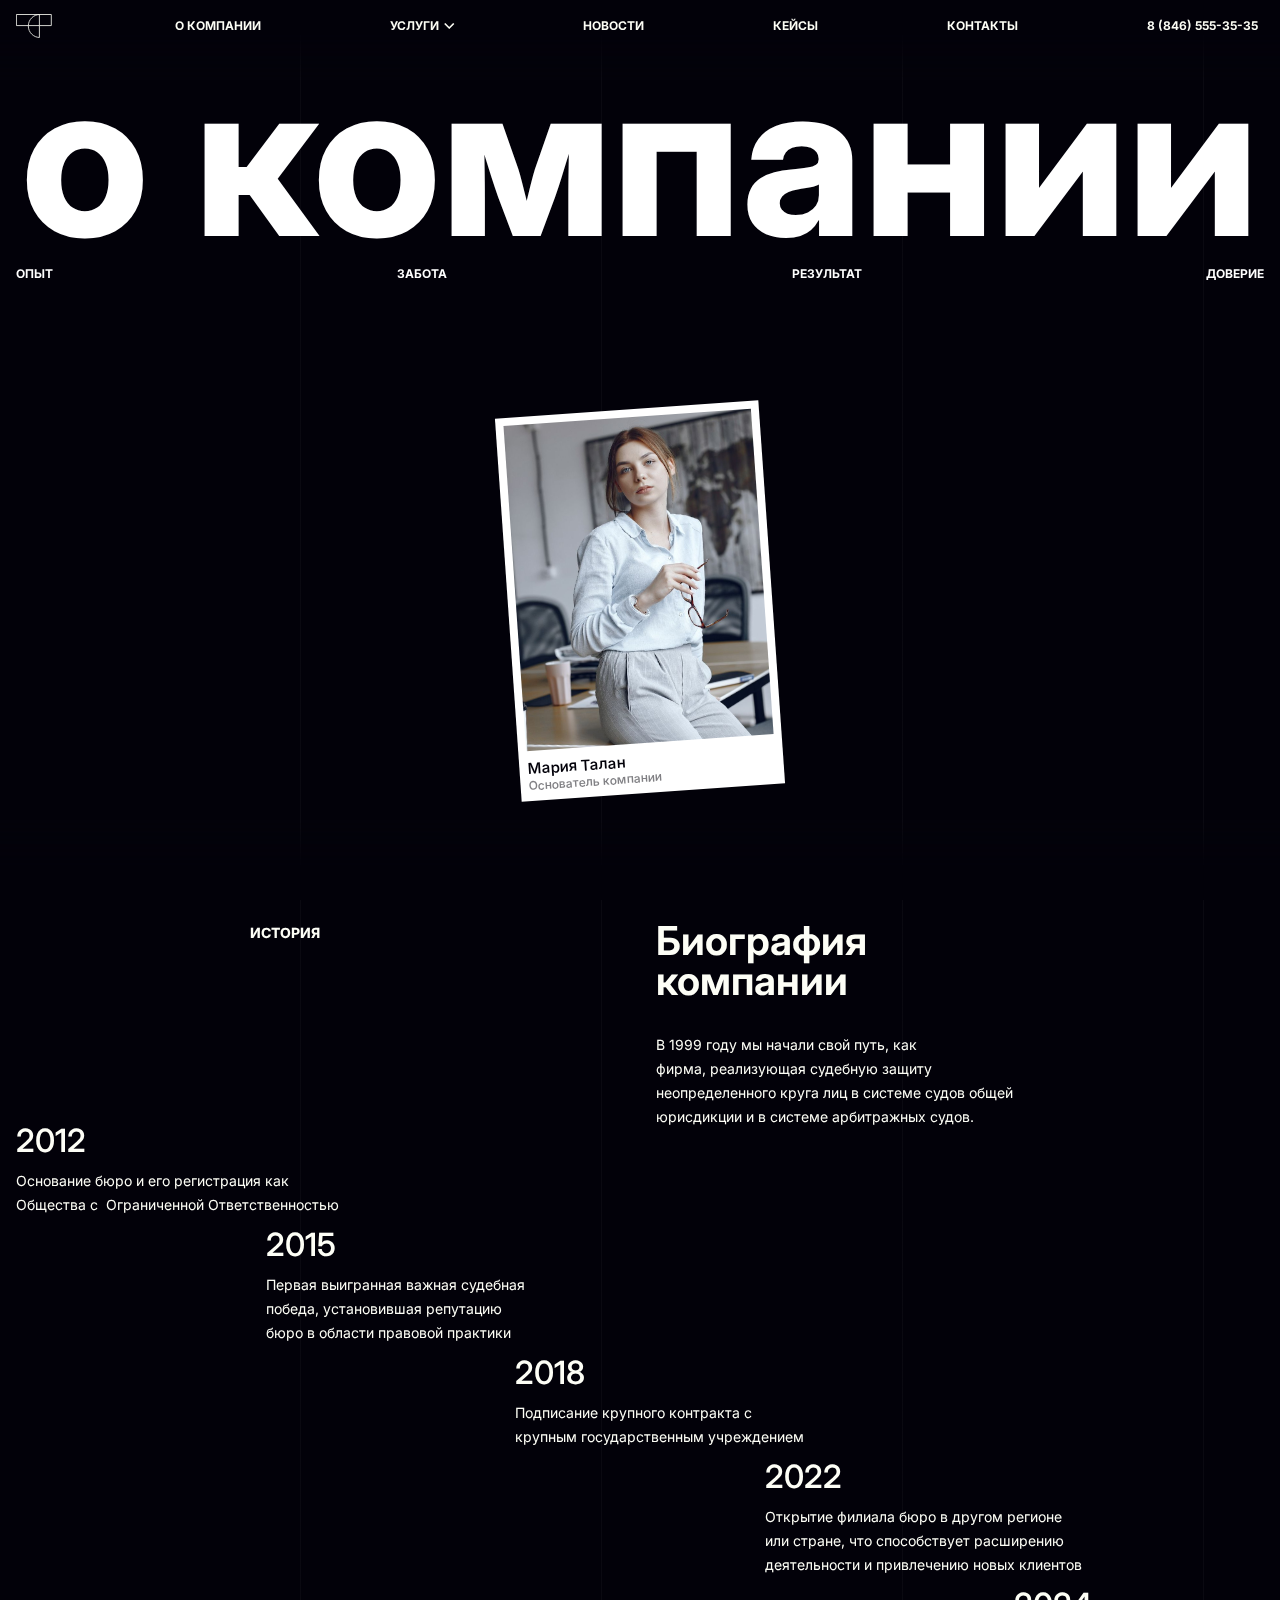
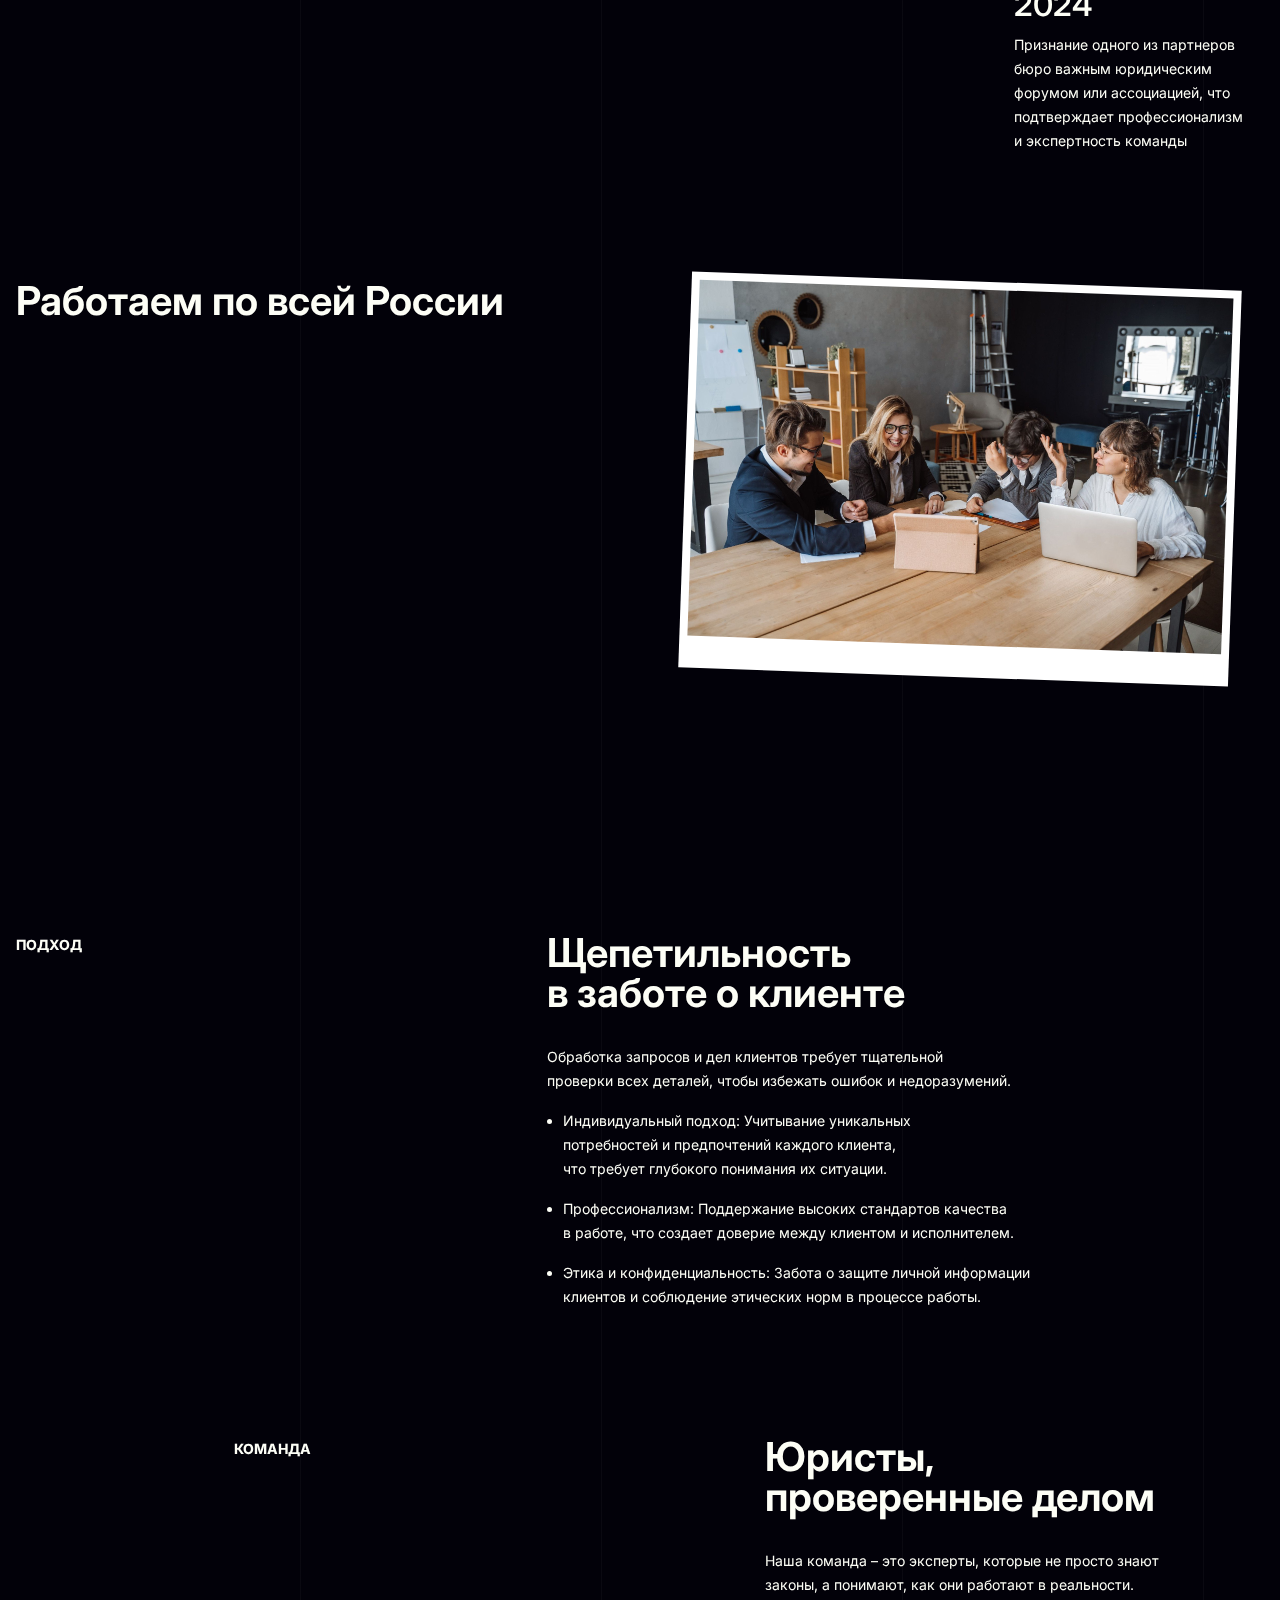
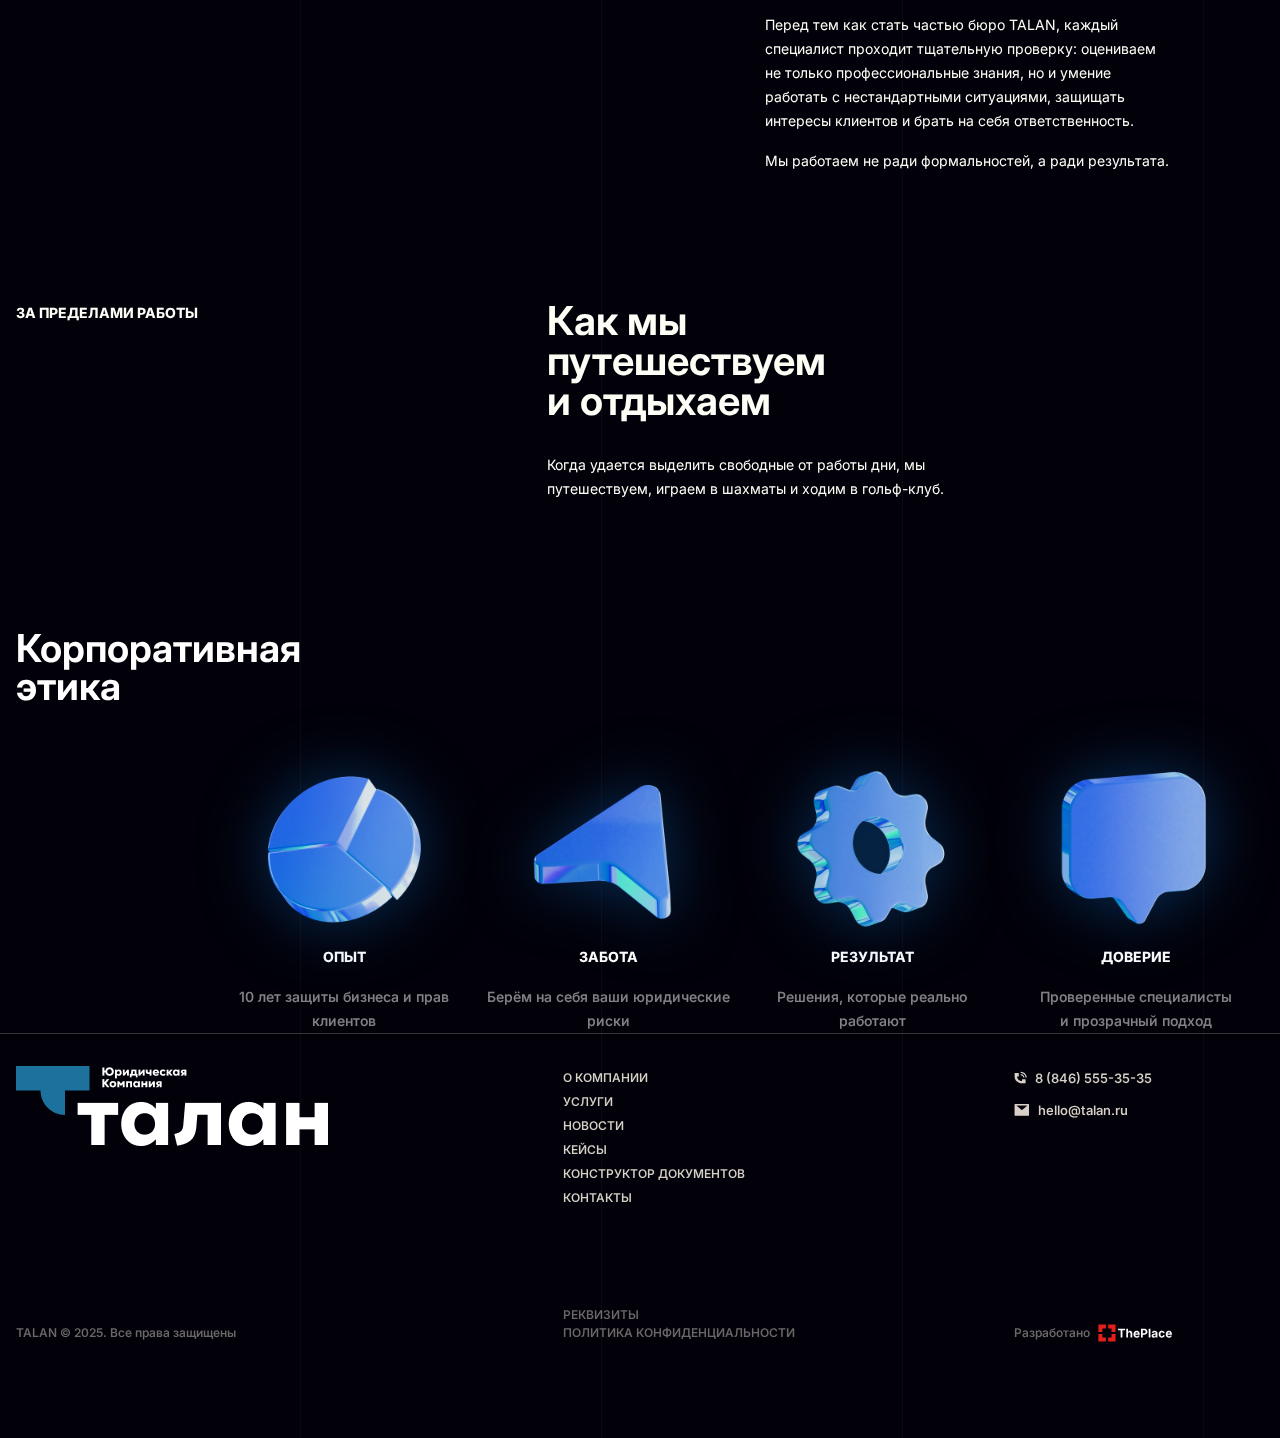
<file: pages/about.html>
<!DOCTYPE html>
<html lang="ru">
	<head>
		<meta charset="UTF-8" />
		<meta name="viewport" content="width=device-width, initial-scale=1.0" />
		<title>Талан - Юридическая компания</title>
		<link rel="stylesheet" href="../styles/css/about-page.css" />
		<link rel="stylesheet" href="../media/icon-font/style.css" />
	</head>
	<body>
		<header class="header">
			<div class="header__container">
				<a class="header__logo-wrapper" href="../index.html">
					<svg class="header__logo" width="0" height="0" viewBox="0 0 65 43" fill="none" xmlns="http://www.w3.org/2000/svg">
						<g style="mix-blend-mode: difference">
							<path d="M63.75 0.75V20.75H42.25V42.2344C39.7811 42.1451 37.3457 41.6178 35.0596 40.6709C32.5421 39.6281 30.254 38.0997 28.3271 36.1729C26.5208 34.3665 25.0645 32.2429 24.0303 29.9102L23.8291 29.4404C22.7864 26.923 22.25 24.2248 22.25 21.5V20.75H0.75V0.75H63.75Z" stroke="white" stroke-width="1.5" />
							<path d="M42.25 20.75L22.2656 20.75C22.3549 18.2811 22.8822 15.8457 23.8291 13.5596C24.8719 11.0421 26.4003 8.75396 28.3271 6.82715C30.1335 5.02075 32.2571 3.56447 34.5898 2.53027L35.0596 2.3291C37.3457 1.38219 39.7811 0.853944 42.25 0.764648L42.25 20.75Z" stroke="white" stroke-width="1.5" />
						</g>
					</svg>
				</a>
				<ul class="header__nav" role="navigation">
					<li class="header__nav-item" data-hover-text="О компании"><a href="about.html">о Компании</a></li>
					<li class="header__nav-item header__nav-item--menu" data-dropdown-open data-hover-text="Услуги"><button>Услуги</button><i class="header__nav-item--icon icon-check-mark"></i></li>
					<li class="header__nav-item" data-hover-text="Новости"><a href="./pages/">Новости</a></li>
					<li class="header__nav-item" data-hover-text="Кейсы"><a href="./pages/">Кейсы</a></li>
					<li class="header__nav-item" data-hover-text="Контакты"><a href="./pages/">Контакты</a></li>
				</ul>
				<button class="header__tel" data-form-open data-hover-text="Заказать звонок">8 (846) 555-35-35</button>
				<div class="header__burger" data-touch-open role="button">
					<span></span>
				</div>
			</div>
		</header>
		<div id="dropdown" class="dropdown" role="dialog" aria-modal="true">
			<div class="dropdown__container">
				<div class="dropdown__closeBtn icon-cross" tabindex="0" role="button"></div>
				<ul class="dropdown__switcher switcher">
					<li class="dropdown__switcher-item switcher__item active" data-type="juridical" tabindex="0" role="button">Юридические лица</li>
					<li class="dropdown__switcher-item switcher__item" data-type="physical" tabindex="0" role="button">Физические лица</li>
					<li class="dropdown__switcher-indicator switcher__indicator"></li>
				</ul>
				<div class="dropdown__body">
					<ul class="dropdown__list" data-type="juridical">
						<li class="dropdown__item">
							<a href="./pages/service.html">Административное право</a>
							<picture class="dropdown__image-wrapper">
								<img class="dropdown__image" src="../media/content/img/services/service4.jpg" alt="#" />
							</picture>
						</li>
						<li class="dropdown__item">
							<a href="./pages/service.html">Антимонопольное право</a>
							<picture class="dropdown__image-wrapper">
								<img class="dropdown__image" src="../media/content/img/services/service4.jpg" alt="#" />
							</picture>
						</li>
						<li class="dropdown__item">
							<a href="./pages/service.html">Корпоративное право</a>
							<picture class="dropdown__image-wrapper">
								<img class="dropdown__image" src="../media/content/img/services/service4.jpg" alt="#" />
							</picture>
						</li>
						<li class="dropdown__item">
							<a href="./pages/service.html">Международные споры</a>
							<picture class="dropdown__image-wrapper">
								<img class="dropdown__image" src="../media/content/img/services/service4.jpg" alt="#" />
							</picture>
						</li>
						<li class="dropdown__item">
							<a href="./pages/service.html">Налоговое право</a>
							<picture class="dropdown__image-wrapper">
								<img class="dropdown__image" src="../media/content/img/services/service4.jpg" alt="#" />
							</picture>
						</li>
						<li class="dropdown__item">
							<a href="./pages/service.html">Семейные споры</a>
							<picture class="dropdown__image-wrapper">
								<img class="dropdown__image" src="../media/content/img/services/service4.jpg" alt="#" />
							</picture>
						</li>
						<li class="dropdown__item">
							<a href="./pages/service.html">Трудовое право</a>
							<picture class="dropdown__image-wrapper">
								<img class="dropdown__image" src="../media/content/img/services/service4.jpg" alt="#" />
							</picture>
						</li>
						<li class="dropdown__item">
							<a href="./pages/service.html">Финансы</a>
							<picture class="dropdown__image-wrapper">
								<img class="dropdown__image" src="../media/content/img/services/service4.jpg" alt="#" />
							</picture>
						</li>
					</ul>
					<ul class="dropdown__list" data-type="physical">
						<li class="dropdown__item">
							<a href="./pages/service.html">Конституционное право</a>
							<picture class="dropdown__image-wrapper">
								<img class="dropdown__image" src="../media/content/img/services/service4.jpg" alt="#" />
							</picture>
						</li>
						<li class="dropdown__item">
							<a href="./pages/service.html">Гражданское право</a>
							<picture class="dropdown__image-wrapper">
								<img class="dropdown__image" src="../media/content/img/services/service4.jpg" alt="#" />
							</picture>
						</li>
						<li class="dropdown__item">
							<a href="./pages/service.html">Корпоративное право</a>
							<picture class="dropdown__image-wrapper">
								<img class="dropdown__image" src="../media/content/img/services/service4.jpg" alt="#" />
							</picture>
						</li>
						<li class="dropdown__item">
							<a href="./pages/service.html">Международные споры</a>
							<picture class="dropdown__image-wrapper">
								<img class="dropdown__image" src="../media/content/img/services/service4.jpg" alt="#" />
							</picture>
						</li>
						<li class="dropdown__item">
							<a href="./pages/service.html">Налоговое право</a>
							<picture class="dropdown__image-wrapper">
								<img class="dropdown__image" src="../media/content/img/services/service4.jpg" alt="#" />
							</picture>
						</li>
						<li class="dropdown__item">
							<a href="./pages/service.html">Семейные споры</a>
							<picture class="dropdown__image-wrapper">
								<img class="dropdown__image" src="../media/content/img/services/service4.jpg" alt="#" />
							</picture>
						</li>
						<li class="dropdown__item">
							<a href="./pages/service.html">Трудовое право</a>
							<picture class="dropdown__image-wrapper">
								<img class="dropdown__image" src="../media/content/img/services/service4.jpg" alt="#" />
							</picture>
						</li>
						<li class="dropdown__item">
							<a href="./pages/service.html">Финансы</a>
							<picture class="dropdown__image-wrapper">
								<img class="dropdown__image" src="../media/content/img/services/service4.jpg" alt="#" />
							</picture>
						</li>
					</ul>
				</div>
			</div>
		</div>
		<dialog id="modal-form" class="modal-form">
			<div class="modal-form__container">
				<div class="modal-form__closeBtn icon-cross" tabindex="0" role="button"></div>
				<from class="modal-form__form">
					<div class="modal-form__title" role="heading">Расскажите нам о&nbsp;своей проблеме</div>
					<div class="modal-form__inputbox">
						<input class="modal-form__input" type="text" placeholder="Ваше имя" />
						<input class="modal-form__input" type="tel" required data-type="input-tel" placeholder="Номер телефона" />
						<div class="modal-form__select select" tabindex="0" role="combobox">
							<input id="input-service" class="modal-form__input modal-form__select-input select__input" type="text" placeholder="Услуга (опционально)" tabindex="-1" readonly />
							<i class="modal-form__select-icon select__icon icon-check-mark"></i>
							<ul class="modal-form__select-dropdown select__dropdown" role="listbox">
								<li class="modal-form__select-item select__item" role="option" tabindex="0">Административное право</li>
								<li class="modal-form__select-item select__item" role="option" tabindex="0">Антимонопольное право</li>
								<li class="modal-form__select-item select__item" role="option" tabindex="0">Интеллектуальная собственность</li>
								<li class="modal-form__select-item select__item" role="option" tabindex="0">Корпоративное право</li>
								<li class="modal-form__select-item select__item" role="option" tabindex="0">Международные споры</li>
								<li class="modal-form__select-item select__item" role="option" tabindex="0">Налоговое право</li>
								<li class="modal-form__select-item select__item" role="option" tabindex="0">Семейные споры</li>
								<li class="modal-form__select-item select__item" role="option" tabindex="0">Трудовое право</li>
								<li class="modal-form__select-item select__item" role="option" tabindex="0">Финансы</li>
								<li class="modal-form__select-item select__item" role="option" tabindex="0">Другое...</li>
							</ul>
						</div>
						<textarea class="modal-form__input modal-form__input--custom" placeholder="Опишите задачу (не обязательно)"></textarea>
					</div>
					<div>
						<p class="modal-form__footnote">Отправляя запрос, вы соглашаетесь с <a class="modal-form__footnote-link" href="./pages/">политикой конфиденциальности</a></p>
						<button class="modal-form__button" type="submit">Отправить запрос<i class="modal-form__button--icon icon-arrow"></i></button>
					</div>
				</from>
			</div>
		</dialog>
		<dialog id="touch-menu" class="touch-menu">
			<div class="touch-menu__container">
				<div class="touch-menu__closeBtn icon-cross" tabindex="0" role="button"></div>
				<ul class="touch-menu__list">
					<li class="touch-menu__item"><a href="about.html">о Компании</a></li>
					<li class="touch-menu__item"><button data-dropdown-open>Услуги</button><i class="touch-menu__item--icon icon-check-mark"></i></li>
					<li class="touch-menu__item"><a href="./pages/">Новости</a></li>
					<li class="touch-menu__item"><a href="./pages/">Кейсы</a></li>
					<li class="touch-menu__item"><a href="./pages/">Контакты</a></li>
					<li class="touch-menu__item"><button data-form-open>Заказать звонок</button></li>
				</ul>
			</div>
		</dialog>
		<main>
			<section class="biography">
				<div class="biography__container">
					<div class="biography__titlebox">
						<h1 class="biography__title">О компании</h1>
						<ul class="biography__tagsbox">
							<li class="biography__tag">Опыт</li>
							<li class="biography__tag">забота</li>
							<li class="biography__tag">результат</li>
							<li class="biography__tag">Доверие</li>
						</ul>
					</div>
					<div class="biography__photobox">
						<div class="biography__image-wrapper--interaction biography__image-wrapper--interaction-layer-back">
							<picture>
								<img class="biography__image--interaction" src="../media/content/img/staff/team1.jpg" alt="#" />
							</picture>
							<div class="biography__image-wrapper--interaction-title">Команда «ТАЛАН»</div>
						</div>
						<div class="biography__image-wrapper--interaction biography__image-wrapper--interaction-layer-front">
							<picture>
								<img class="biography__image--interaction" src="../media/content/img/staff/director.jpg" alt="#" />
							</picture>
							<div class="biography__image-wrapper--interaction-title">Мария Талан</div>
							<div class="biography__image-wrapper--interaction-desc">Основатель компании</div>
						</div>
					</div>
					<div class="biography__item--first-of-type">
						<div class="biography__item-tag">История</div>
						<ul class="biography__item-body">
							<li class="biography__item-text--title">Биография компании</li>
							<li class="biography__item-text">В 1999 году мы начали свой путь, как фирма, реализующая судебную защиту неопределенного круга лиц в системе судов общей юрисдикции и&nbsp;в&nbsp;системе арбитражных судов.</li>
						</ul>
					</div>
					<ul class="biography__timeline">
						<li class="biography__timeline-item">
							<div class="biography__timeline-item--number">2012</div>
							Основание бюро и его регистрация как Общества с&nbsp; Ограниченной Ответственностью
						</li>
						<li class="biography__timeline-item">
							<div class="biography__timeline-item--number">2015</div>
							Первая выигранная важная судебная победа, установившая репутацию бюро в области правовой практики
						</li>
						<li class="biography__timeline-item">
							<div class="biography__timeline-item--number">2018</div>
							Подписание крупного контракта с крупным государственным учреждением
						</li>
						<li class="biography__timeline-item">
							<div class="biography__timeline-item--number">2022</div>
							Открытие филиала бюро в другом регионе или стране, что способствует расширению деятельности и привлечению новых клиентов
						</li>
						<li class="biography__timeline-item">
							<div class="biography__timeline-item--number">2024</div>
							Признание одного из партнеров бюро важным юридическим форумом или ассоциацией, что подтверждает профессионализм и экспертность команды
						</li>
					</ul>
					<div class="biography__team">
						<div class="biography__team-titlebox">
							<h2 class="biography__team-title">Работаем по всей России</h2>
						</div>
                        <div class="biography__team-imagebox">
                            <picture class="biography__team-image-wrapper">
                                <img class="biography__team-image" src="../media/content/img/staff/team2.jpg" alt="#">
                            </picture>
                        </div>
					</div>
					<div class="biography__item">
						<div class="biography__item-tag">Подход</div>
						<ul class="biography__item-body">
							<li class="biography__item-text--title">Щепетильность в&nbsp;заботе о клиенте</li>
							<li class="biography__item-text">Обработка запросов и дел клиентов требует тщательной проверки всех деталей, чтобы избежать ошибок и недоразумений.</li>
							<li class="biography__item-text biography__item-text--marked">Индивидуальный подход: Учитывание уникальных потребностей и предпочтений каждого клиента, что требует глубокого понимания их ситуации.</li>
							<li class="biography__item-text biography__item-text--marked">Профессионализм: Поддержание высоких стандартов качества в работе, что создает доверие между клиентом и исполнителем.</li>
							<li class="biography__item-text biography__item-text--marked">Этика и конфиденциальность: Забота о защите личной информации клиентов и соблюдение этических норм в процессе работы.</li>
						</ul>
					</div>
					<div class="biography__item">
						<div class="biography__item-tag">Команда</div>
						<ul class="biography__item-body">
							<li class="biography__item-text--title">Юристы, проверенные делом</li>
							<li class="biography__item-text">Наша команда – это эксперты, которые не просто знают законы, а понимают, как они работают в&nbsp;реальности.</li>
							<li class="biography__item-text">Перед тем как стать частью бюро TALAN, каждый специалист проходит тщательную проверку: оцениваем не только профессиональные знания, но и умение работать с нестандартными ситуациями, защищать интересы клиентов и брать на себя ответственность.</li>
							<li class="biography__item-text">Мы работаем не ради формальностей, а ради результата.</li>
						</ul>
					</div>
					<div class="biography__item">
						<div class="biography__item-tag">за пределами работы</div>
						<ul class="biography__item-body">
							<li class="biography__item-text--title">Как мы путешествуем и&nbsp;отдыхаем</li>
							<li class="biography__item-text">Когда удается выделить свободные от работы дни, мы путешествуем, играем в шахматы и ходим в&nbsp;гольф-клуб.</li>
						</ul>
					</div>
				</div>
			</section>
            <section class="values">
                <div class="values__container">
                    <h2 class="values__title">Корпоративная<br>этика</h2>
                    <ul class="values__list">
                        <li class="values__item">
                            <picture class="values__image-wrapper">
                                <img class="values__image" src="../media/content/icons/message4.png" alt="#">
                            </picture>
                            <div class="values__name">Опыт</div>
                            <div class="values__desc">10 лет защиты бизнеса и прав клиентов</div>
                        </li>
                        <li class="values__item">
                            <picture class="values__image-wrapper">
                                <img class="values__image" src="../media/content/icons/message2.png" alt="#">
                            </picture>
                            <div class="values__name">Забота</div>
                            <div class="values__desc">Берём на себя ваши юридические риски</div>
                        </li>
                        <li class="values__item">
                            <picture class="values__image-wrapper">
                                <img class="values__image" src="../media/content/icons/message3.png" alt="#">
                            </picture>
                            <div class="values__name">Результат</div>
                            <div class="values__desc">Решения, которые реально работают</div>
                        </li>
                        <li class="values__item">
                            <picture class="values__image-wrapper">
                                <img class="values__image" src="../media/content/icons/message1.png" alt="#">
                            </picture>
                            <div class="values__name">Доверие</div>
                            <div class="values__desc">Проверенные специалисты и&nbsp;прозрачный подход</div>
                        </li>
                    </ul>
                </div>
            </section>
		</main>
		<footer class="footer">
			<div class="footer__container">
				<div class="footer__body">
					<a href="../index.html">
						<picture class="footer__logo">
							<!-- <source srcset="../media/services/logo-fill.svg" media="(max-width: 1100px)" /> -->
							<img src="../media/services/logo-full.png" alt="#" />
						</picture>
					</a>
					<ul class="footer__nav" role="navigation">
						<li class="footer__nav-item"><a href="about.html">О Компании</a></li>
						<li class="footer__nav-item"><a href="./pages/">Услуги</a></li>
						<li class="footer__nav-item"><a href="./pages/">Новости</a></li>
						<li class="footer__nav-item"><a href="./pages/">Кейсы</a></li>
						<li class="footer__nav-item"><a href="./pages/">Конструктор документов</a></li>
						<li class="footer__nav-item"><a href="./pages/">Контакты</a></li>
					</ul>
					<ul class="footer__connection">
						<li class="footer__connection-item">
							<i class="footer__connection-item--icon icon-tel"></i>
							<a href="tel:+78465553535">8 (846) 555-35-35</a>
						</li>
						<li class="footer__connection-item">
							<i class="footer__connection-item--icon icon-mail"></i>
							<a href="mailto:hello@talan.ru" target="_blank">hello@talan.ru</a>
						</li>
					</ul>
				</div>
				<div class="footer__info">
					<div class="footer__privacy">TALAN &copy; 2025. Все права защищены</div>
					<ul class="footer__linksbox">
						<li class="footer__link"><a target="_blank" href="./pages/">Реквизиты</a></li>
						<li class="footer__link"><a target="_blank" href="privacy-policy.html">Политика конфиденциальности</a></li>
					</ul>
					<a href="https://intheplace.ru" class="footer__dev-label">Разработано<img src="../media/services/label.svg" alt="ThePlace" /></a>
				</div>
			</div>
		</footer>
		<script src="../js/components/numberMask.js"></script>
		<script src="../js/components/modals.js"></script>
		<script src="../js/components/select.js"></script>
	</body>
</html>
</file>
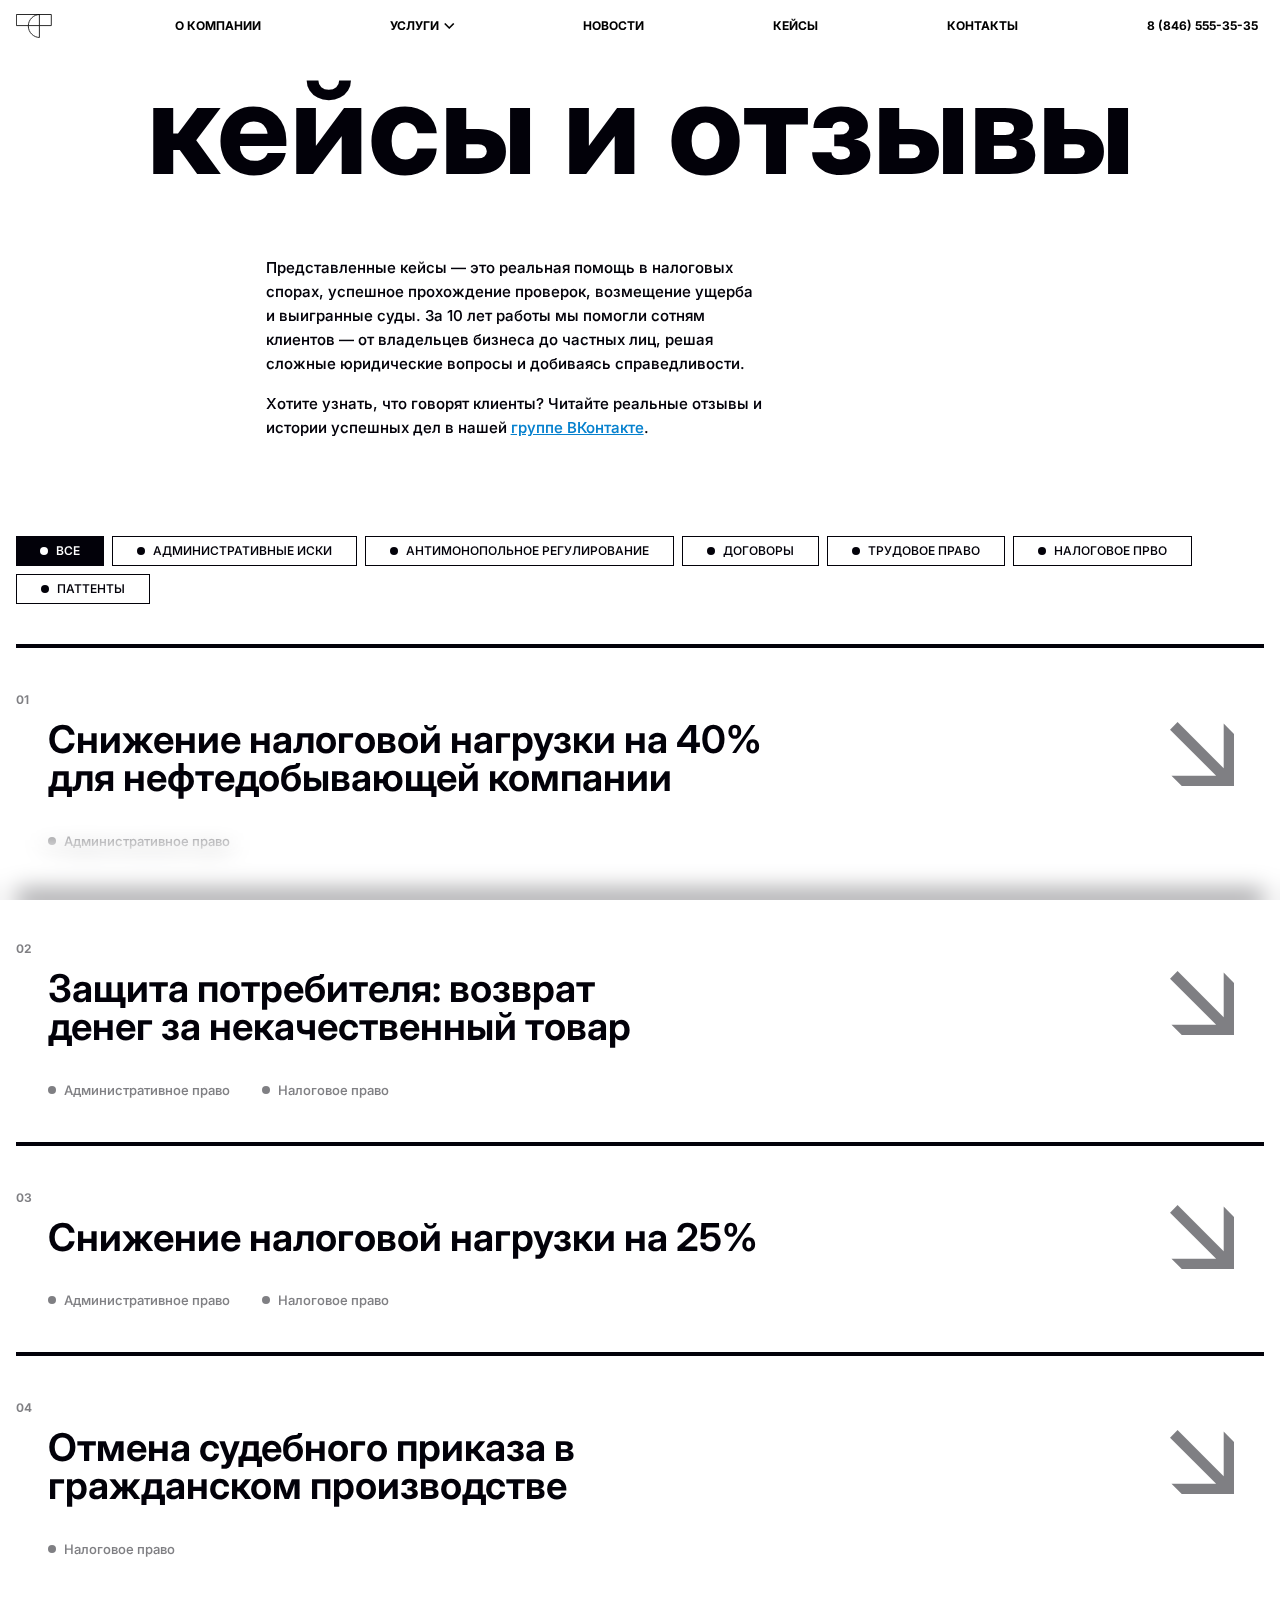
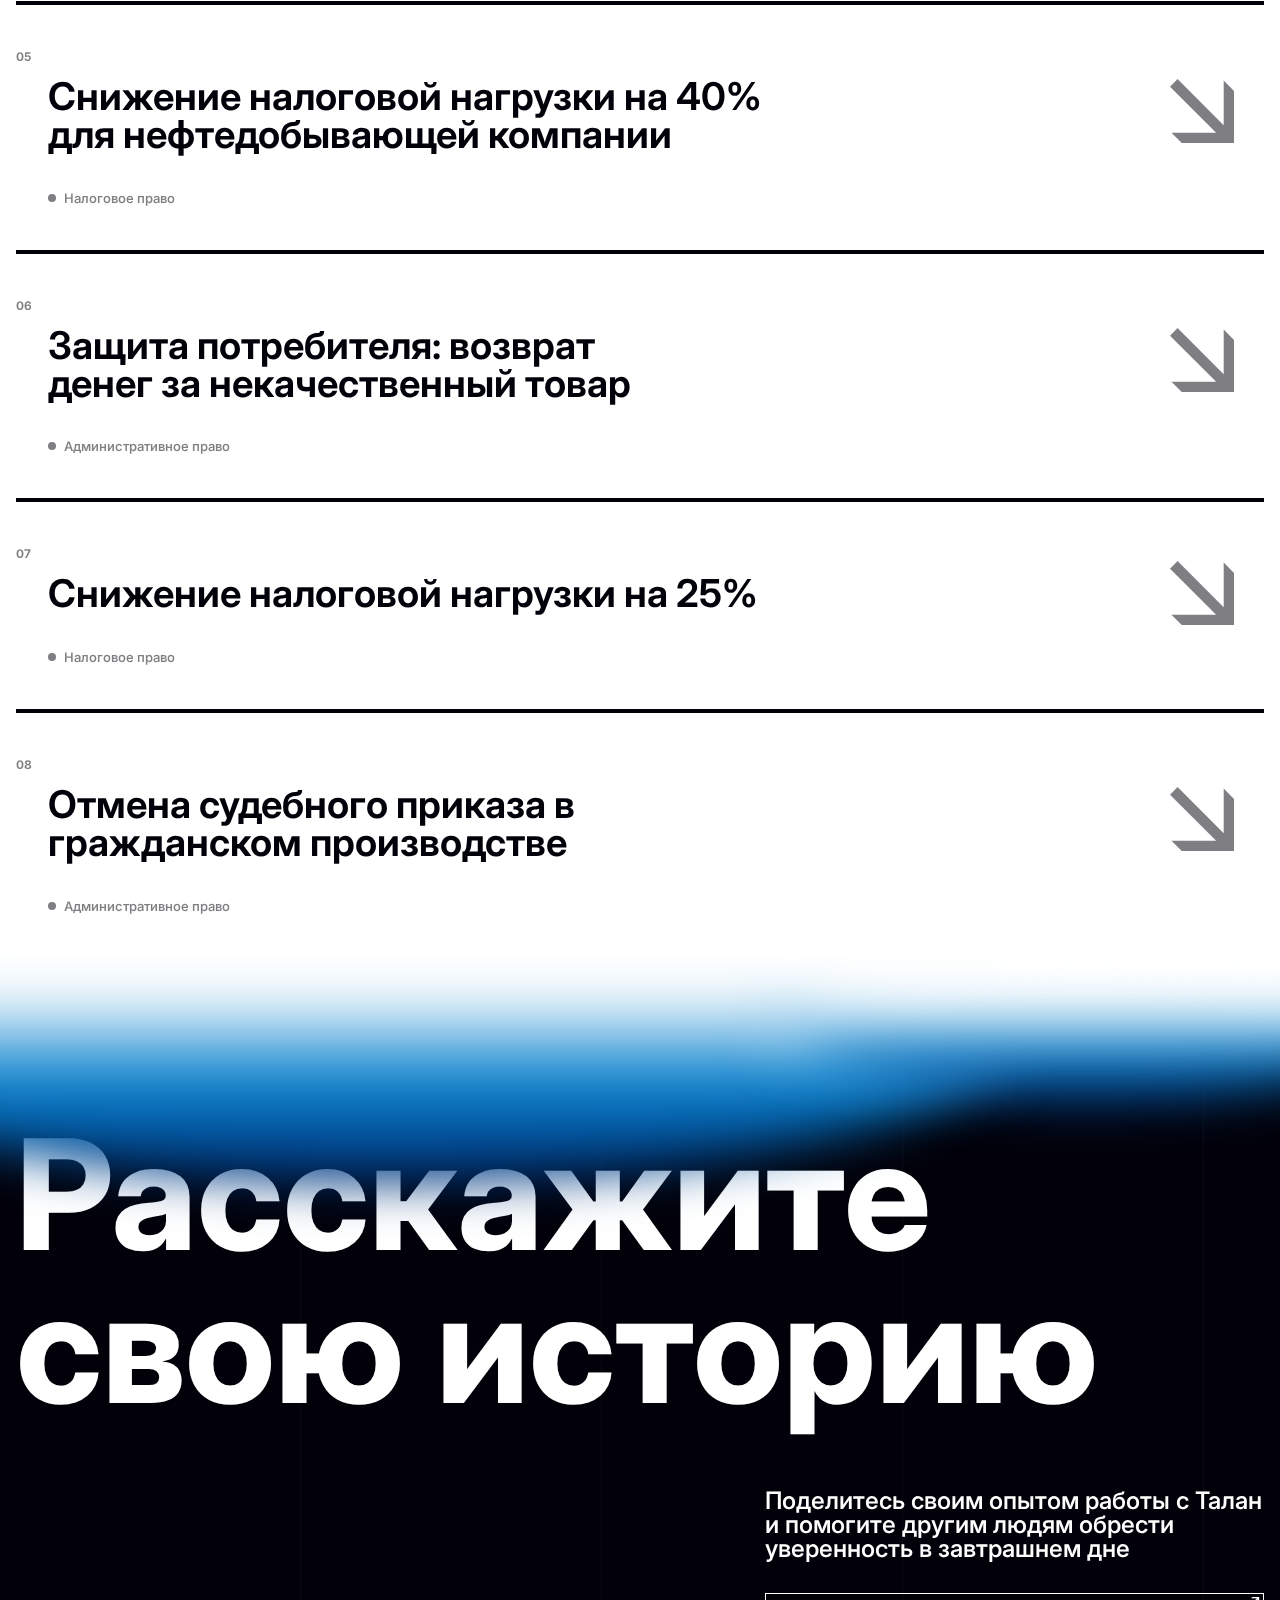
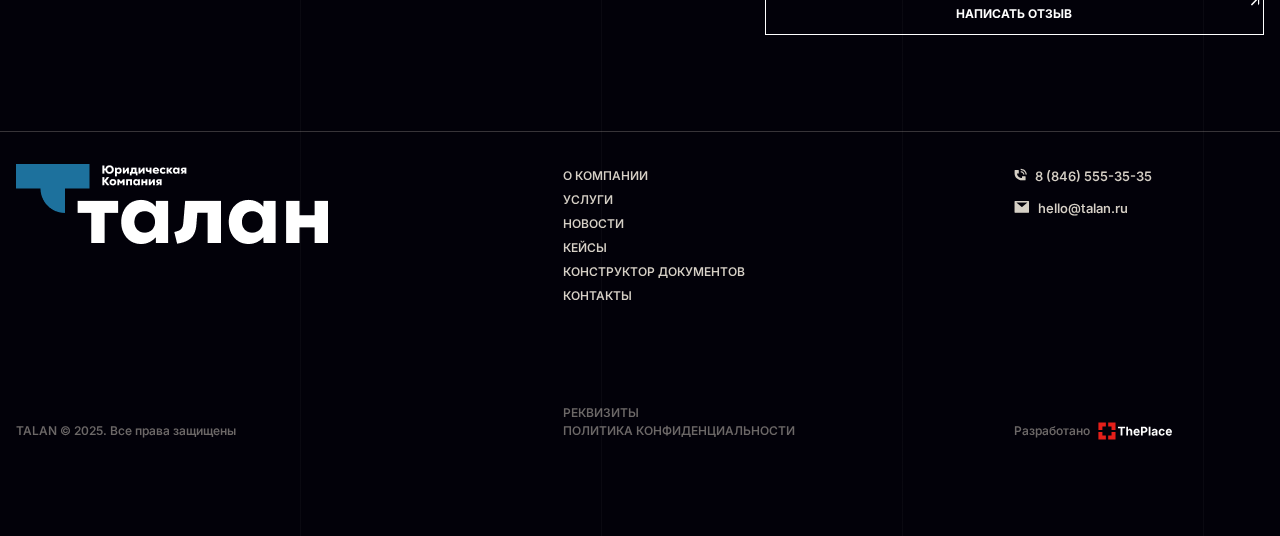
<file: pages/cases.html>
<!DOCTYPE html>
<html lang="ru">
	<head>
		<meta charset="UTF-8" />
		<meta name="viewport" content="width=device-width, initial-scale=1.0" />
		<title>Талан - Отзывы и успешные кейсы</title>
		<link rel="stylesheet" href="../styles/css/cases-page.css" />
		<link rel="stylesheet" href="../media/icon-font/style.css" />
	</head>
	<body>
		<header class="header">
			<div class="header__container">
				<a class="header__logo-wrapper" href="../index.html">
					<svg class="header__logo" width="0" height="0" viewBox="0 0 65 43" fill="none" xmlns="http://www.w3.org/2000/svg">
						<g style="mix-blend-mode: difference">
							<path d="M63.75 0.75V20.75H42.25V42.2344C39.7811 42.1451 37.3457 41.6178 35.0596 40.6709C32.5421 39.6281 30.254 38.0997 28.3271 36.1729C26.5208 34.3665 25.0645 32.2429 24.0303 29.9102L23.8291 29.4404C22.7864 26.923 22.25 24.2248 22.25 21.5V20.75H0.75V0.75H63.75Z" stroke="white" stroke-width="1.5" />
							<path d="M42.25 20.75L22.2656 20.75C22.3549 18.2811 22.8822 15.8457 23.8291 13.5596C24.8719 11.0421 26.4003 8.75396 28.3271 6.82715C30.1335 5.02075 32.2571 3.56447 34.5898 2.53027L35.0596 2.3291C37.3457 1.38219 39.7811 0.853944 42.25 0.764648L42.25 20.75Z" stroke="white" stroke-width="1.5" />
						</g>
					</svg>
				</a>
				<ul class="header__nav" role="navigation">
					<li class="header__nav-item" data-hover-text="О компании"><a href="about.html">о Компании</a></li>
					<li class="header__nav-item header__nav-item--menu" data-dropdown-open data-hover-text="Услуги"><button>Услуги</button><i class="header__nav-item--icon icon-check-mark"></i></li>
					<li class="header__nav-item" data-hover-text="Новости"><a href="news.html">Новости</a></li>
					<li class="header__nav-item" data-hover-text="Кейсы"><a href="cases.html">Кейсы</a></li>
					<li class="header__nav-item" data-hover-text="Контакты"><a href="contacts.html">Контакты</a></li>
				</ul>
				<button class="header__tel" data-form-open data-hover-text="Заказать звонок">8 (846) 555-35-35</button>
				<div class="header__burger" data-touch-open role="button">
					<span></span>
				</div>
			</div>
		</header>
		<div id="dropdown" class="dropdown" role="dialog" aria-modal="true">
			<div class="dropdown__container">
				<div class="dropdown__closeBtn icon-cross" tabindex="0" role="button"></div>
				<ul class="dropdown__switcher switcher">
					<li class="dropdown__switcher-item switcher__item active" data-type="juridical" tabindex="0" role="button">Юридические лица</li>
					<li class="dropdown__switcher-item switcher__item" data-type="physical" tabindex="0" role="button">Физические лица</li>
					<li class="dropdown__switcher-indicator switcher__indicator"></li>
				</ul>
				<div class="dropdown__body">
					<ul class="dropdown__list" data-type="juridical">
						<li class="dropdown__item">
							<a href="./pages/service.html">Административное право</a>
							<picture class="dropdown__image-wrapper">
								<img class="dropdown__image" src="../media/content/img/services/service4.jpg" alt="#" />
							</picture>
						</li>
						<li class="dropdown__item">
							<a href="./pages/service.html">Антимонопольное право</a>
							<picture class="dropdown__image-wrapper">
								<img class="dropdown__image" src="../media/content/img/services/service4.jpg" alt="#" />
							</picture>
						</li>
						<li class="dropdown__item">
							<a href="./pages/service.html">Корпоративное право</a>
							<picture class="dropdown__image-wrapper">
								<img class="dropdown__image" src="../media/content/img/services/service4.jpg" alt="#" />
							</picture>
						</li>
						<li class="dropdown__item">
							<a href="./pages/service.html">Международные споры</a>
							<picture class="dropdown__image-wrapper">
								<img class="dropdown__image" src="../media/content/img/services/service4.jpg" alt="#" />
							</picture>
						</li>
						<li class="dropdown__item">
							<a href="./pages/service.html">Налоговое право</a>
							<picture class="dropdown__image-wrapper">
								<img class="dropdown__image" src="../media/content/img/services/service4.jpg" alt="#" />
							</picture>
						</li>
						<li class="dropdown__item">
							<a href="./pages/service.html">Семейные споры</a>
							<picture class="dropdown__image-wrapper">
								<img class="dropdown__image" src="../media/content/img/services/service4.jpg" alt="#" />
							</picture>
						</li>
						<li class="dropdown__item">
							<a href="./pages/service.html">Трудовое право</a>
							<picture class="dropdown__image-wrapper">
								<img class="dropdown__image" src="../media/content/img/services/service4.jpg" alt="#" />
							</picture>
						</li>
						<li class="dropdown__item">
							<a href="./pages/service.html">Финансы</a>
							<picture class="dropdown__image-wrapper">
								<img class="dropdown__image" src="../media/content/img/services/service4.jpg" alt="#" />
							</picture>
						</li>
					</ul>
					<ul class="dropdown__list" data-type="physical">
						<li class="dropdown__item">
							<a href="./pages/service.html">Конституционное право</a>
							<picture class="dropdown__image-wrapper">
								<img class="dropdown__image" src="../media/content/img/services/service4.jpg" alt="#" />
							</picture>
						</li>
						<li class="dropdown__item">
							<a href="./pages/service.html">Гражданское право</a>
							<picture class="dropdown__image-wrapper">
								<img class="dropdown__image" src="../media/content/img/services/service4.jpg" alt="#" />
							</picture>
						</li>
						<li class="dropdown__item">
							<a href="./pages/service.html">Корпоративное право</a>
							<picture class="dropdown__image-wrapper">
								<img class="dropdown__image" src="../media/content/img/services/service4.jpg" alt="#" />
							</picture>
						</li>
						<li class="dropdown__item">
							<a href="./pages/service.html">Международные споры</a>
							<picture class="dropdown__image-wrapper">
								<img class="dropdown__image" src="../media/content/img/services/service4.jpg" alt="#" />
							</picture>
						</li>
						<li class="dropdown__item">
							<a href="./pages/service.html">Налоговое право</a>
							<picture class="dropdown__image-wrapper">
								<img class="dropdown__image" src="../media/content/img/services/service4.jpg" alt="#" />
							</picture>
						</li>
						<li class="dropdown__item">
							<a href="./pages/service.html">Семейные споры</a>
							<picture class="dropdown__image-wrapper">
								<img class="dropdown__image" src="../media/content/img/services/service4.jpg" alt="#" />
							</picture>
						</li>
						<li class="dropdown__item">
							<a href="./pages/service.html">Трудовое право</a>
							<picture class="dropdown__image-wrapper">
								<img class="dropdown__image" src="../media/content/img/services/service4.jpg" alt="#" />
							</picture>
						</li>
						<li class="dropdown__item">
							<a href="./pages/service.html">Финансы</a>
							<picture class="dropdown__image-wrapper">
								<img class="dropdown__image" src="../media/content/img/services/service4.jpg" alt="#" />
							</picture>
						</li>
					</ul>
				</div>
			</div>
		</div>
		<dialog id="modal-form" class="modal-form">
			<div class="modal-form__container">
				<div class="modal-form__closeBtn icon-cross" tabindex="0" role="button"></div>
				<from class="modal-form__form">
					<div class="modal-form__title" role="heading">Расскажите нам о&nbsp;своей проблеме</div>
					<div class="modal-form__inputbox">
						<input class="modal-form__input" type="text" placeholder="Ваше имя" />
						<input class="modal-form__input" type="tel" required data-type="input-tel" placeholder="Номер телефона" />
						<div class="modal-form__select select" tabindex="0" role="combobox">
							<input id="input-service" class="modal-form__input modal-form__select-input select__input" type="text" placeholder="Услуга (опционально)" tabindex="-1" readonly />
							<i class="modal-form__select-icon select__icon icon-check-mark"></i>
							<ul class="modal-form__select-dropdown select__dropdown" role="listbox">
								<li class="modal-form__select-item select__item" role="option" tabindex="0">Административное право</li>
								<li class="modal-form__select-item select__item" role="option" tabindex="0">Антимонопольное право</li>
								<li class="modal-form__select-item select__item" role="option" tabindex="0">Интеллектуальная собственность</li>
								<li class="modal-form__select-item select__item" role="option" tabindex="0">Корпоративное право</li>
								<li class="modal-form__select-item select__item" role="option" tabindex="0">Международные споры</li>
								<li class="modal-form__select-item select__item" role="option" tabindex="0">Налоговое право</li>
								<li class="modal-form__select-item select__item" role="option" tabindex="0">Семейные споры</li>
								<li class="modal-form__select-item select__item" role="option" tabindex="0">Трудовое право</li>
								<li class="modal-form__select-item select__item" role="option" tabindex="0">Финансы</li>
								<li class="modal-form__select-item select__item" role="option" tabindex="0">Другое...</li>
							</ul>
						</div>
						<textarea class="modal-form__input modal-form__input--custom" placeholder="Опишите задачу (не обязательно)"></textarea>
					</div>
					<div>
						<p class="modal-form__footnote">Отправляя запрос, вы соглашаетесь с <a class="modal-form__footnote-link" href="./pages/">политикой конфиденциальности</a></p>
						<button class="modal-form__button" type="submit">Отправить запрос<i class="modal-form__button--icon icon-arrow"></i></button>
					</div>
				</from>
			</div>
		</dialog>
		<dialog id="touch-menu" class="touch-menu">
			<div class="touch-menu__container">
				<div class="touch-menu__closeBtn icon-cross" tabindex="0" role="button"></div>
				<ul class="touch-menu__list">
					<li class="touch-menu__item"><a href="about.html">о Компании</a></li>
					<li class="touch-menu__item"><button data-dropdown-open>Услуги</button><i class="touch-menu__item--icon icon-check-mark"></i></li>
					<li class="touch-menu__item"><a href="news.html">Новости</a></li>
					<li class="touch-menu__item"><a href="cases.html">Кейсы</a></li>
					<li class="touch-menu__item"><a href="contacts.html">Контакты</a></li>
					<li class="touch-menu__item"><button data-form-open>Заказать звонок</button></li>
				</ul>
			</div>
		</dialog>
		<main>
			<section class="cases">
				<div class="cases__container">
					<div class="cases__titlebox">
						<h1 class="cases__title">Кейсы и отзывы</h1>
						<div class="cases__desc">
							<ul class="cases__desc-wrapper">
								<li class="cases__desc-item">Представленные кейсы — это реальная помощь в налоговых спорах, успешное прохождение проверок, возмещение ущерба и выигранные суды. За 10 лет работы мы помогли сотням клиентов — от&nbsp;владельцев бизнеса до частных лиц, решая сложные юридические вопросы и добиваясь справедливости.</li>
								<li class="cases__desc-item">Хотите узнать, что говорят клиенты? Читайте реальные отзывы и истории успешных дел в нашей <a class="cases__desc-item--link" target="_blank" href="https://vk.com">группе ВКонтакте</a>.</li>
							</ul>
						</div>
						<ul class="cases__filter">
							<li class="cases__filter-item active" data-type="all">Все</li>
							<li class="cases__filter-item" data-type="administrative-lawsuits">Административные иски</li>
							<li class="cases__filter-item" data-type="antimonopoly">Антимонопольное регулирование</li>
							<li class="cases__filter-item" data-type="contracts">Договоры</li>
							<li class="cases__filter-item" data-type="labor-law">Трудовое право</li>
							<li class="cases__filter-item" data-type="tax-law">Налоговое прво</li>
							<li class="cases__filter-item" data-type="patents">Паттенты</li>
						</ul>
					</div>
					<div class="cases__body">
						<ul class="cases__list">
							<li class="js-cases-item" data-type="administrative-lawsuits">
								<a class="cases__item" href="../pages/articles/temlate.html">
									<div class="cases__item-titlebox">
										<div class="cases__item-title">Снижение налоговой нагрузки на 40% для нефтедобывающей компании</div>
										<ul class="cases__item-tagsbox">
											<li class="cases__item-tag">Административное право</li>
										</ul>
									</div>
									<div class="cases__imagebox">
										<picture class="cases__item-image-wrapper">
											<img class="cases__item-image" src="../media/content/img/cases/image.jpg" alt="#" />
										</picture>
									</div>
									<div class="cases__item-icon icon-arrow"></div>
								</a>
							</li>

							<li class="js-cases-item" data-type="administrative-lawsuits tax-law">
								<a class="cases__item" href="../pages/articles/temlate.html">
									<div class="cases__item-titlebox">
										<div class="cases__item-title">Защита потребителя: возврат денег за некачественный товар</div>
										<ul class="cases__item-tagsbox">
											<li class="cases__item-tag">Административное право</li>
											<li class="cases__item-tag">Налоговое право</li>
										</ul>
									</div>
									<div class="cases__imagebox">
										<picture class="cases__item-image-wrapper">
											<img class="cases__item-image" src="../media/content/img/cases/image1.jpg" alt="#" />
										</picture>
									</div>
									<div class="cases__item-icon icon-arrow"></div>
								</a>
							</li>

							<li class="js-cases-item" data-type="administrative-lawsuits tax-law">
								<a class="cases__item" href="../pages/articles/temlate.html">
									<div class="cases__item-titlebox">
										<div class="cases__item-title">Снижение налоговой нагрузки на 25%</div>
										<ul class="cases__item-tagsbox">
											<li class="cases__item-tag">Административное право</li>
											<li class="cases__item-tag">Налоговое право</li>
										</ul>
									</div>
									<div class="cases__imagebox">
										<picture class="cases__item-image-wrapper">
											<img class="cases__item-image" src="../media/content/img/cases/image2.jpg" alt="#" />
										</picture>
									</div>
									<div class="cases__item-icon icon-arrow"></div>
								</a>
							</li>

							<li class="js-cases-item" data-type="tax-law">
								<a class="cases__item" href="../pages/articles/temlate.html">
									<div class="cases__item-titlebox">
										<div class="cases__item-title">Отмена судебного приказа в гражданском производстве</div>
										<ul class="cases__item-tagsbox">
											<li class="cases__item-tag">Налоговое право</li>
										</ul>
									</div>
									<div class="cases__imagebox">
										<picture class="cases__item-image-wrapper">
											<img class="cases__item-image" src="../media/content/img/cases/image3.jpg" alt="#" />
										</picture>
									</div>
									<div class="cases__item-icon icon-arrow"></div>
								</a>
							</li>

							<li class="js-cases-item" data-type="tax-law">
								<a class="cases__item" href="../pages/articles/temlate.html">
									<div class="cases__item-titlebox">
										<div class="cases__item-title">Снижение налоговой нагрузки на 40% для нефтедобывающей компании</div>
										<ul class="cases__item-tagsbox">
											<li class="cases__item-tag">Налоговое право</li>
										</ul>
									</div>
									<div class="cases__imagebox">
										<picture class="cases__item-image-wrapper">
											<img class="cases__item-image" src="../media/content/img/cases/image4.jpg" alt="#" />
										</picture>
									</div>
									<div class="cases__item-icon icon-arrow"></div>
								</a>
							</li>

							<li class="js-cases-item" data-type="administrative-lawsuits">
								<a class="cases__item" href="../pages/articles/temlate.html">
									<div class="cases__item-titlebox">
										<div class="cases__item-title">Защита потребителя: возврат денег за некачественный товар</div>
										<ul class="cases__item-tagsbox">
											<li class="cases__item-tag">Административное право</li>
										</ul>
									</div>
									<div class="cases__imagebox">
										<picture class="cases__item-image-wrapper">
											<img class="cases__item-image" src="../media/content/img/cases/image5.jpg" alt="#" />
										</picture>
									</div>
									<div class="cases__item-icon icon-arrow"></div>
								</a>
							</li>

							<li class="js-cases-item" data-type="tax-law">
								<a class="cases__item" href="../pages/articles/temlate.html">
									<div class="cases__item-titlebox">
										<div class="cases__item-title">Снижение налоговой нагрузки на 25%</div>
										<ul class="cases__item-tagsbox">
											<li class="cases__item-tag">Налоговое право</li>
										</ul>
									</div>
									<div class="cases__imagebox">
										<picture class="cases__item-image-wrapper">
											<img class="cases__item-image" src="../media/content/img/cases/image6.jpg" alt="#" />
										</picture>
									</div>
									<div class="cases__item-icon icon-arrow"></div>
								</a>
							</li>

							<li class="js-cases-item" data-type="administrative-lawsuits">
								<a class="cases__item" href="../pages/articles/temlate.html">
									<div class="cases__item-titlebox">
										<div class="cases__item-title">Отмена судебного приказа в гражданском производстве</div>
										<ul class="cases__item-tagsbox">
											<li class="cases__item-tag">Административное право</li>
										</ul>
									</div>
									<div class="cases__imagebox">
										<picture class="cases__item-image-wrapper">
											<img class="cases__item-image" src="../media/content/img/cases/image7.jpg" alt="#" />
										</picture>
									</div>
									<div class="cases__item-icon icon-arrow"></div>
								</a>
							</li>
						</ul>
					</div>
				</div>
				<div class="cases__fog">
					<div class="cases__fog-layer cases__fog-layer--1"></div>
					<div class="cases__fog-layer cases__fog-layer--2"></div>
				</div>
			</section>
			<section class="connection">
				<div class="connection__container">
					<h2 class="connection__title">Расскажите<br />свою историю</h2>
					<div class="connection__body">
						<ul class="connection__body-wrapper">
							<li class="connection__subtitle">Поделитесь своим опытом работы с Талан и&nbsp;помогите другим людям обрести уверенность в&nbsp;завтрашнем дне</li>
							<li><button class="connection__button" data-form-open>Написать отзыв<i class="connection__button--icon icon-arrow"></i></button></li>
						</ul>
					</div>
				</div>
			</section>
		</main>
		<footer class="footer">
			<div class="footer__container">
				<div class="footer__body">
					<a href="../index.html">
						<picture class="footer__logo">
							<!-- <source srcset="../media/services/logo-fill.svg" media="(max-width: 1100px)" /> -->
							<img src="../media/services/logo-full.png" alt="#" />
						</picture>
					</a>
					<ul class="footer__nav" role="navigation">
						<li class="footer__nav-item"><a href="about.html">О Компании</a></li>
						<li class="footer__nav-item"><a href="service.html">Услуги</a></li>
						<li class="footer__nav-item"><a href="news.html">Новости</a></li>
						<li class="footer__nav-item"><a href="cases.html">Кейсы</a></li>
						<li class="footer__nav-item"><a href="docs-builder.html">Конструктор документов</a></li>
						<li class="footer__nav-item"><a href="contacts.html">Контакты</a></li>
					</ul>
					<ul class="footer__connection">
						<li class="footer__connection-item">
							<i class="footer__connection-item--icon icon-tel"></i>
							<a href="tel:+78465553535">8 (846) 555-35-35</a>
						</li>
						<li class="footer__connection-item">
							<i class="footer__connection-item--icon icon-mail"></i>
							<a href="mailto:hello@talan.ru" target="_blank">hello@talan.ru</a>
						</li>
					</ul>
				</div>
				<div class="footer__info">
					<div class="footer__privacy">TALAN &copy; 2025. Все права защищены</div>
					<ul class="footer__linksbox">
						<li class="footer__link"><a target="_blank" href="requisites.html">Реквизиты</a></li>
						<li class="footer__link"><a target="_blank" href="privacy-policy.html">Политика конфиденциальности</a></li>
					</ul>
					<a href="https://intheplace.ru" class="footer__dev-label">Разработано<img src="../media/services/label.svg" alt="ThePlace" /></a>
				</div>
			</div>
		</footer>
		<script src="../js/components/numberMask.js"></script>
		<script src="../js/components/modals.js"></script>
		<script src="../js/components/select.js"></script>
		<script src="../js/pages/cases/casesFilter.js"></script>
	</body>
</html>
</file>
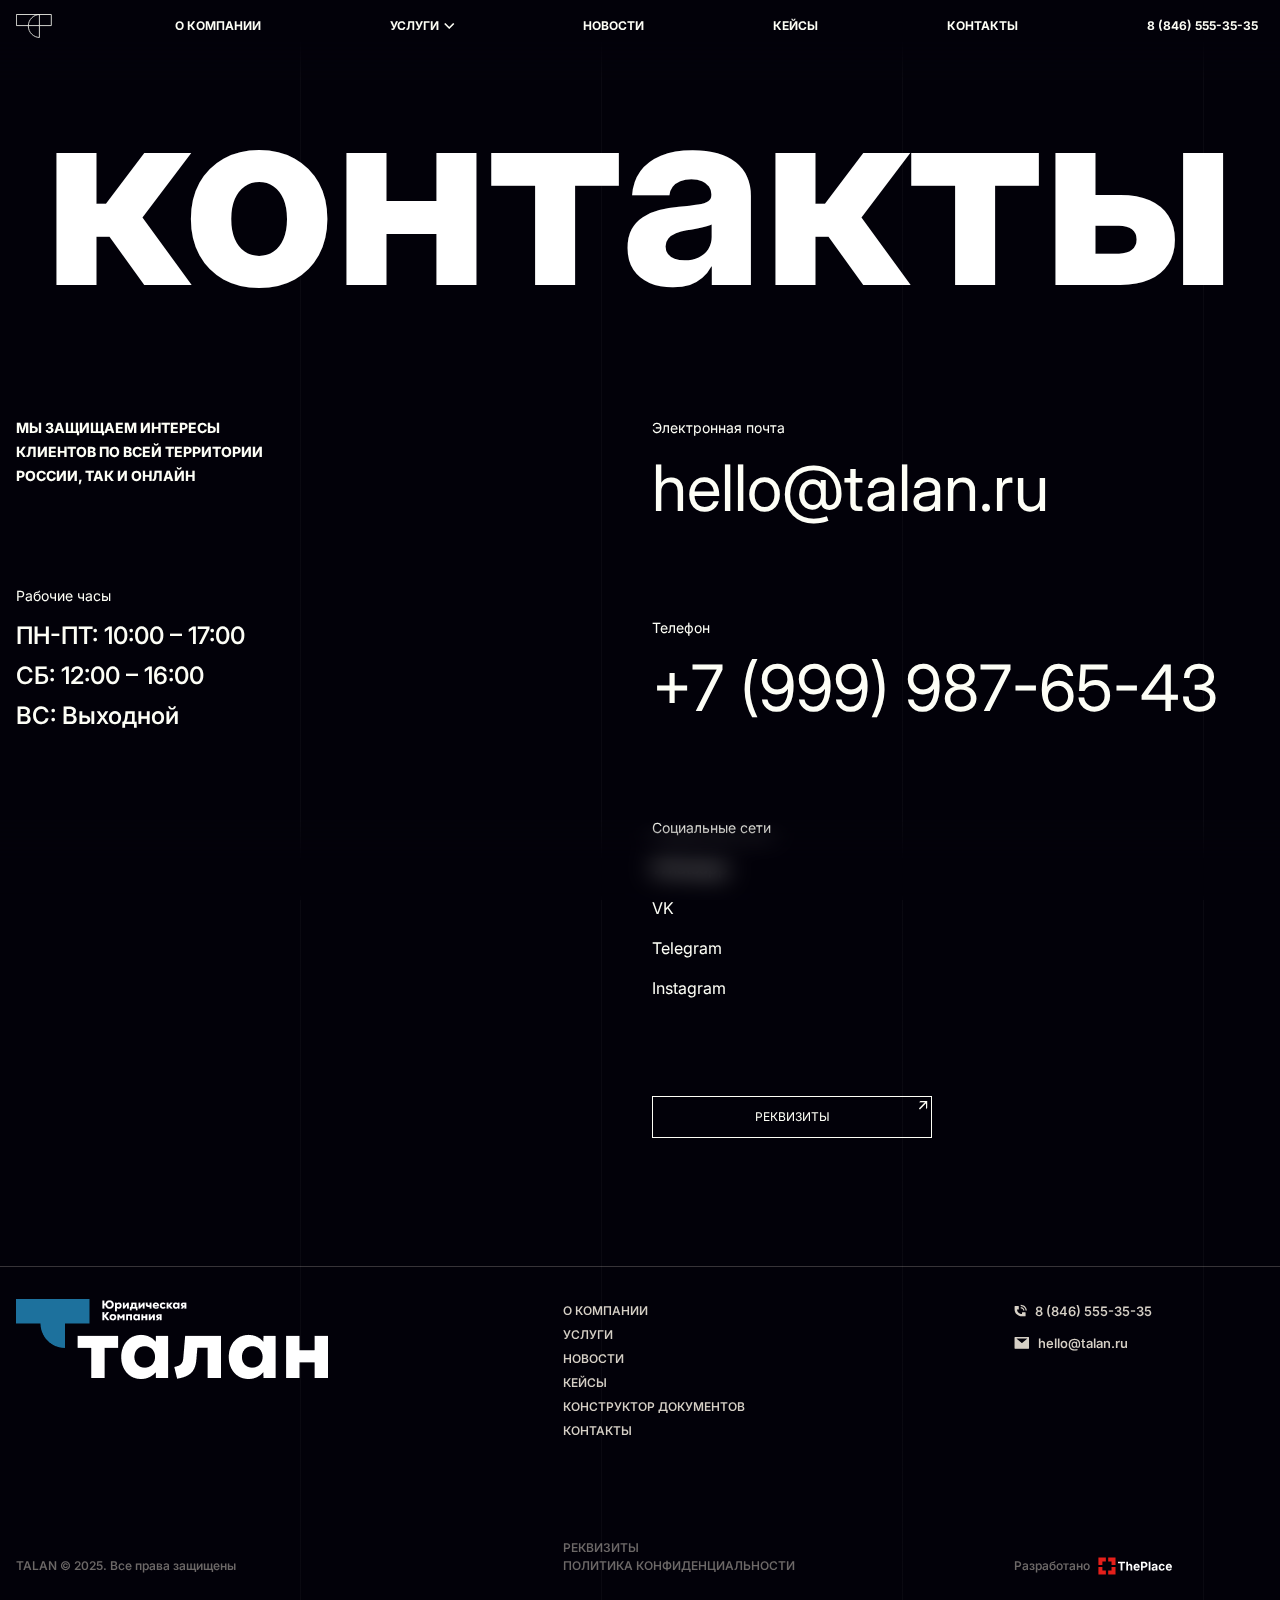
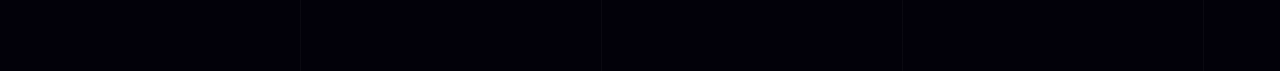
<file: pages/contacts.html>
<!DOCTYPE html>
<html lang="ru">
	<head>
		<meta charset="UTF-8" />
		<meta name="viewport" content="width=device-width, initial-scale=1.0" />
		<title>Талан - Контакты</title>
		<link rel="stylesheet" href="../styles/css/contacts-page.css" />
		<link rel="stylesheet" href="../media/icon-font/style.css" />
	</head>
	<body>
		<header class="header">
			<div class="header__container">
				<a class="header__logo-wrapper" href="../index.html">
					<svg class="header__logo" width="0" height="0" viewBox="0 0 65 43" fill="none" xmlns="http://www.w3.org/2000/svg">
						<g style="mix-blend-mode: difference">
							<path d="M63.75 0.75V20.75H42.25V42.2344C39.7811 42.1451 37.3457 41.6178 35.0596 40.6709C32.5421 39.6281 30.254 38.0997 28.3271 36.1729C26.5208 34.3665 25.0645 32.2429 24.0303 29.9102L23.8291 29.4404C22.7864 26.923 22.25 24.2248 22.25 21.5V20.75H0.75V0.75H63.75Z" stroke="white" stroke-width="1.5" />
							<path d="M42.25 20.75L22.2656 20.75C22.3549 18.2811 22.8822 15.8457 23.8291 13.5596C24.8719 11.0421 26.4003 8.75396 28.3271 6.82715C30.1335 5.02075 32.2571 3.56447 34.5898 2.53027L35.0596 2.3291C37.3457 1.38219 39.7811 0.853944 42.25 0.764648L42.25 20.75Z" stroke="white" stroke-width="1.5" />
						</g>
					</svg>
				</a>
				<ul class="header__nav" role="navigation">
					<li class="header__nav-item" data-hover-text="О компании"><a href="about.html">о Компании</a></li>
					<li class="header__nav-item header__nav-item--menu" data-dropdown-open data-hover-text="Услуги"><button>Услуги</button><i class="header__nav-item--icon icon-check-mark"></i></li>
					<li class="header__nav-item" data-hover-text="Новости"><a href="news.html">Новости</a></li>
					<li class="header__nav-item" data-hover-text="Кейсы"><a href="cases.html">Кейсы</a></li>
					<li class="header__nav-item" data-hover-text="Контакты"><a href="contacts.html">Контакты</a></li>
				</ul>
				<button class="header__tel" data-form-open data-hover-text="Заказать звонок">8 (846) 555-35-35</button>
				<div class="header__burger" data-touch-open role="button">
					<span></span>
				</div>
			</div>
		</header>
		<div id="dropdown" class="dropdown" role="dialog" aria-modal="true">
			<div class="dropdown__container">
				<div class="dropdown__closeBtn icon-cross" tabindex="0" role="button"></div>
				<ul class="dropdown__switcher switcher">
					<li class="dropdown__switcher-item switcher__item active" data-type="juridical" tabindex="0" role="button">Юридические лица</li>
					<li class="dropdown__switcher-item switcher__item" data-type="physical" tabindex="0" role="button">Физические лица</li>
					<li class="dropdown__switcher-indicator switcher__indicator"></li>
				</ul>
				<div class="dropdown__body">
					<ul class="dropdown__list" data-type="juridical">
						<li class="dropdown__item">
							<a href="./pages/service.html">Административное право</a>
							<picture class="dropdown__image-wrapper">
								<img class="dropdown__image" src="../media/content/img/services/service4.jpg" alt="#" />
							</picture>
						</li>
						<li class="dropdown__item">
							<a href="./pages/service.html">Антимонопольное право</a>
							<picture class="dropdown__image-wrapper">
								<img class="dropdown__image" src="../media/content/img/services/service4.jpg" alt="#" />
							</picture>
						</li>
						<li class="dropdown__item">
							<a href="./pages/service.html">Корпоративное право</a>
							<picture class="dropdown__image-wrapper">
								<img class="dropdown__image" src="../media/content/img/services/service4.jpg" alt="#" />
							</picture>
						</li>
						<li class="dropdown__item">
							<a href="./pages/service.html">Международные споры</a>
							<picture class="dropdown__image-wrapper">
								<img class="dropdown__image" src="../media/content/img/services/service4.jpg" alt="#" />
							</picture>
						</li>
						<li class="dropdown__item">
							<a href="./pages/service.html">Налоговое право</a>
							<picture class="dropdown__image-wrapper">
								<img class="dropdown__image" src="../media/content/img/services/service4.jpg" alt="#" />
							</picture>
						</li>
						<li class="dropdown__item">
							<a href="./pages/service.html">Семейные споры</a>
							<picture class="dropdown__image-wrapper">
								<img class="dropdown__image" src="../media/content/img/services/service4.jpg" alt="#" />
							</picture>
						</li>
						<li class="dropdown__item">
							<a href="./pages/service.html">Трудовое право</a>
							<picture class="dropdown__image-wrapper">
								<img class="dropdown__image" src="../media/content/img/services/service4.jpg" alt="#" />
							</picture>
						</li>
						<li class="dropdown__item">
							<a href="./pages/service.html">Финансы</a>
							<picture class="dropdown__image-wrapper">
								<img class="dropdown__image" src="../media/content/img/services/service4.jpg" alt="#" />
							</picture>
						</li>
					</ul>
					<ul class="dropdown__list" data-type="physical">
						<li class="dropdown__item">
							<a href="./pages/service.html">Конституционное право</a>
							<picture class="dropdown__image-wrapper">
								<img class="dropdown__image" src="../media/content/img/services/service4.jpg" alt="#" />
							</picture>
						</li>
						<li class="dropdown__item">
							<a href="./pages/service.html">Гражданское право</a>
							<picture class="dropdown__image-wrapper">
								<img class="dropdown__image" src="../media/content/img/services/service4.jpg" alt="#" />
							</picture>
						</li>
						<li class="dropdown__item">
							<a href="./pages/service.html">Корпоративное право</a>
							<picture class="dropdown__image-wrapper">
								<img class="dropdown__image" src="../media/content/img/services/service4.jpg" alt="#" />
							</picture>
						</li>
						<li class="dropdown__item">
							<a href="./pages/service.html">Международные споры</a>
							<picture class="dropdown__image-wrapper">
								<img class="dropdown__image" src="../media/content/img/services/service4.jpg" alt="#" />
							</picture>
						</li>
						<li class="dropdown__item">
							<a href="./pages/service.html">Налоговое право</a>
							<picture class="dropdown__image-wrapper">
								<img class="dropdown__image" src="../media/content/img/services/service4.jpg" alt="#" />
							</picture>
						</li>
						<li class="dropdown__item">
							<a href="./pages/service.html">Семейные споры</a>
							<picture class="dropdown__image-wrapper">
								<img class="dropdown__image" src="../media/content/img/services/service4.jpg" alt="#" />
							</picture>
						</li>
						<li class="dropdown__item">
							<a href="./pages/service.html">Трудовое право</a>
							<picture class="dropdown__image-wrapper">
								<img class="dropdown__image" src="../media/content/img/services/service4.jpg" alt="#" />
							</picture>
						</li>
						<li class="dropdown__item">
							<a href="./pages/service.html">Финансы</a>
							<picture class="dropdown__image-wrapper">
								<img class="dropdown__image" src="../media/content/img/services/service4.jpg" alt="#" />
							</picture>
						</li>
					</ul>
				</div>
			</div>
		</div>
		<dialog id="modal-form" class="modal-form">
			<div class="modal-form__container">
				<div class="modal-form__closeBtn icon-cross" tabindex="0" role="button"></div>
				<from class="modal-form__form">
					<div class="modal-form__title" role="heading">Расскажите нам о&nbsp;своей проблеме</div>
					<div class="modal-form__inputbox">
						<input class="modal-form__input" type="text" placeholder="Ваше имя" />
						<input class="modal-form__input" type="tel" required data-type="input-tel" placeholder="Номер телефона" />
						<div class="modal-form__select select" tabindex="0" role="combobox">
							<input id="input-service" class="modal-form__input modal-form__select-input select__input" type="text" placeholder="Услуга (опционально)" tabindex="-1" readonly />
							<i class="modal-form__select-icon select__icon icon-check-mark"></i>
							<ul class="modal-form__select-dropdown select__dropdown" role="listbox">
								<li class="modal-form__select-item select__item" role="option" tabindex="0">Административное право</li>
								<li class="modal-form__select-item select__item" role="option" tabindex="0">Антимонопольное право</li>
								<li class="modal-form__select-item select__item" role="option" tabindex="0">Интеллектуальная собственность</li>
								<li class="modal-form__select-item select__item" role="option" tabindex="0">Корпоративное право</li>
								<li class="modal-form__select-item select__item" role="option" tabindex="0">Международные споры</li>
								<li class="modal-form__select-item select__item" role="option" tabindex="0">Налоговое право</li>
								<li class="modal-form__select-item select__item" role="option" tabindex="0">Семейные споры</li>
								<li class="modal-form__select-item select__item" role="option" tabindex="0">Трудовое право</li>
								<li class="modal-form__select-item select__item" role="option" tabindex="0">Финансы</li>
								<li class="modal-form__select-item select__item" role="option" tabindex="0">Другое...</li>
							</ul>
						</div>
						<textarea class="modal-form__input modal-form__input--custom" placeholder="Опишите задачу (не обязательно)"></textarea>
					</div>
					<div>
						<p class="modal-form__footnote">Отправляя запрос, вы соглашаетесь с <a class="modal-form__footnote-link" href="./pages/">политикой конфиденциальности</a></p>
						<button class="modal-form__button" type="submit">Отправить запрос<i class="modal-form__button--icon icon-arrow"></i></button>
					</div>
				</from>
			</div>
		</dialog>
		<dialog id="touch-menu" class="touch-menu">
			<div class="touch-menu__container">
				<div class="touch-menu__closeBtn icon-cross" tabindex="0" role="button"></div>
				<ul class="touch-menu__list">
					<li class="touch-menu__item"><a href="about.html">о Компании</a></li>
					<li class="touch-menu__item"><button data-dropdown-open>Услуги</button><i class="touch-menu__item--icon icon-check-mark"></i></li>
					<li class="touch-menu__item"><a href="news.html">Новости</a></li>
					<li class="touch-menu__item"><a href="cases.html">Кейсы</a></li>
					<li class="touch-menu__item"><a href="contacts.html">Контакты</a></li>
					<li class="touch-menu__item"><button data-form-open>Заказать звонок</button></li>
				</ul>
			</div>
		</dialog>
		<main>
			<section class="contacts">
				<div class="contacts__container">
					<h1 class="contacts__title">Контакты</h1>
					<div class="contacts__body">
						<div class="contacts__infobox">
							<h2 class="contacts__subtitle">Мы защищаем интересы клиентов по&nbsp;всей территории России, так&nbsp;и&nbsp;онлайн</h2>
							<ul class="contacts__schedule">
								<li class="contacts__schedule-item--title">Рабочие часы</li>
								<li class="contacts__schedule-item">ПН-ПТ: 10:00 – 17:00</li>
								<li class="contacts__schedule-item">СБ: 12:00 – 16:00</li>
								<li class="contacts__schedule-item">ВС: Выходной</li>
							</ul>
						</div>
						<div class="contacts__links">
							<ul class="contacts__item">
								<li class="contacts__item-title">Электронная почта</li>
								<li><a class="contacts__item-link" href="mailto:hello@talan.ru" target="_blank">hello@talan.ru</a></li>
							</ul>
							<ul class="contacts__item">
								<li class="contacts__item-title">Телефон</li>
								<li><a class="contacts__item-link" href="tel:+79999876543">+7 (999) 987-65-43</a></li>
							</ul>
							<ul class="contacts__item">
								<li class="contacts__item-title">Социальные сети</li>
								<li class="contacts__item-qr">
									<a href="#">Whatsapp</a>
									<div class="contacts__item-qr-image-wrapper">
										<picture>
											<img class="contacts__item-qr-image" src="../media/services/qr-whatsapp.png" alt="#">
										</picture>
										<div class="contacts__item-qr-image-text">@talan</div>
									</div>
								</li>
								<li class="contacts__item-qr">
									<a href="#">VK</a>
									<div class="contacts__item-qr-image-wrapper">
										<picture>
											<img class="contacts__item-qr-image" src="../media/services/qr-vk.png" alt="#">
										</picture>
										<div class="contacts__item-qr-image-text">vk.com/talan</div>
									</div>
								</li>
								<li class="contacts__item-qr">
									<a href="#">Telegram</a>
									<div class="contacts__item-qr-image-wrapper">
										<picture>
											<img class="contacts__item-qr-image" src="../media/services/qr-tg.png" alt="#">
										</picture>
										<div class="contacts__item-qr-image-text">t.me/talan</div>
									</div>
								</li>
								<li class="contacts__item-qr">
									<a href="#">Instagram</a>
									<div class="contacts__item-qr-image-wrapper">
										<picture>
											<img class="contacts__item-qr-image" src="../media/services/qr-insta.png" alt="#">
										</picture>
										<div class="contacts__item-qr-image-text">instagram.com/@talan</div>
									</div>
								</li>
							</ul>
							<a class="contacts__button" href="requisites.html">Реквизиты<i class="contacts__button--icon icon-arrow"></i></a>
						</div>
					</div>
				</div>
			</section>
		</main>
		<footer class="footer">
			<div class="footer__container">
				<div class="footer__body">
					<a href="../index.html">
						<picture class="footer__logo">
							<!-- <source srcset="../media/services/logo-fill.svg" media="(max-width: 1100px)" /> -->
							<img src="../media/services/logo-full.png" alt="#" />
						</picture>
					</a>
					<ul class="footer__nav" role="navigation">
						<li class="footer__nav-item"><a href="about.html">О Компании</a></li>
						<li class="footer__nav-item"><a href="service.html">Услуги</a></li>
						<li class="footer__nav-item"><a href="news.html">Новости</a></li>
						<li class="footer__nav-item"><a href="cases.html">Кейсы</a></li>
						<li class="footer__nav-item"><a href="docs-builder.html">Конструктор документов</a></li>
						<li class="footer__nav-item"><a href="contacts.html">Контакты</a></li>
					</ul>
					<ul class="footer__connection">
						<li class="footer__connection-item">
							<i class="footer__connection-item--icon icon-tel"></i>
							<a href="tel:+78465553535">8 (846) 555-35-35</a>
						</li>
						<li class="footer__connection-item">
							<i class="footer__connection-item--icon icon-mail"></i>
							<a href="mailto:hello@talan.ru" target="_blank">hello@talan.ru</a>
						</li>
					</ul>
				</div>
				<div class="footer__info">
					<div class="footer__privacy">TALAN &copy; 2025. Все права защищены</div>
					<ul class="footer__linksbox">
						<li class="footer__link"><a target="_blank" href="requisites.html">Реквизиты</a></li>
						<li class="footer__link"><a target="_blank" href="privacy-policy.html">Политика конфиденциальности</a></li>
					</ul>
					<a href="https://intheplace.ru" class="footer__dev-label">Разработано<img src="../media/services/label.svg" alt="ThePlace" /></a>
				</div>
			</div>
		</footer>
		<script src="../js/components/numberMask.js"></script>
		<script src="../js/components/modals.js"></script>
		<script src="../js/components/select.js"></script>
		<script src="../js/pages/news/newsFilter.js"></script>
	</body>
</html>
</file>
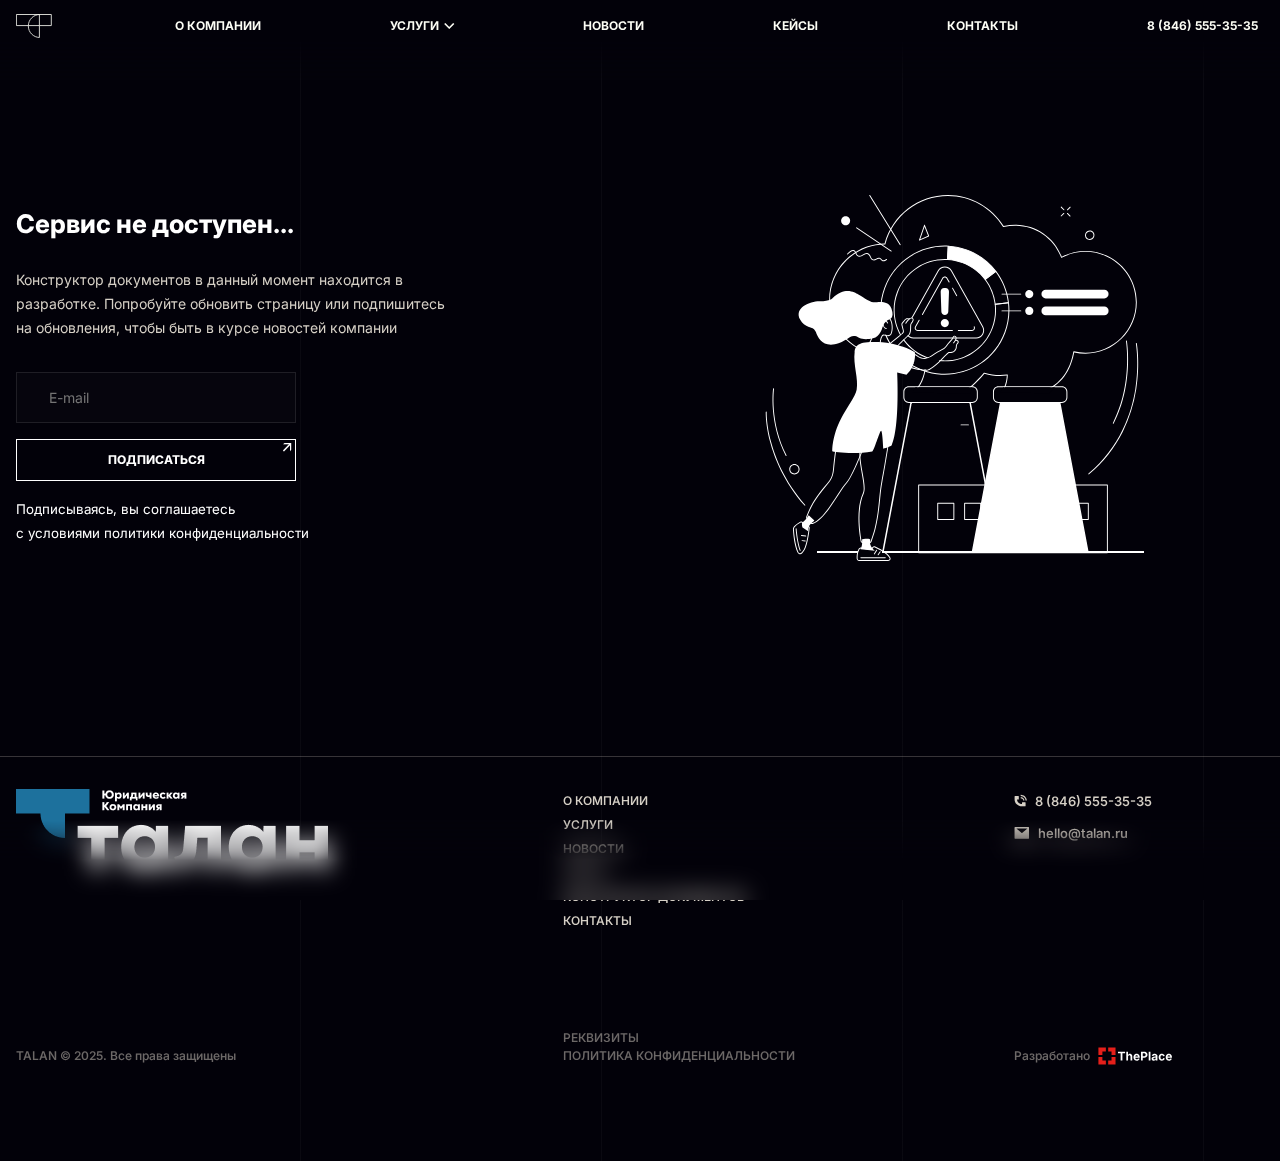
<file: pages/docs-builder.html>
<!DOCTYPE html>
<html lang="ru">
	<head>
		<meta charset="UTF-8" />
		<meta name="viewport" content="width=device-width, initial-scale=1.0" />
		<title>Талан - Юридическая компания</title>
		<link rel="stylesheet" href="../styles/css/docs-builder-page.css" />
		<link rel="stylesheet" href="../media/icon-font/style.css" />
	</head>
	<body>
		<header class="header">
			<div class="header__container">
				<a class="header__logo-wrapper" href="../index.html">
					<svg class="header__logo" width="0" height="0" viewBox="0 0 65 43" fill="none" xmlns="http://www.w3.org/2000/svg">
						<g style="mix-blend-mode: difference">
							<path d="M63.75 0.75V20.75H42.25V42.2344C39.7811 42.1451 37.3457 41.6178 35.0596 40.6709C32.5421 39.6281 30.254 38.0997 28.3271 36.1729C26.5208 34.3665 25.0645 32.2429 24.0303 29.9102L23.8291 29.4404C22.7864 26.923 22.25 24.2248 22.25 21.5V20.75H0.75V0.75H63.75Z" stroke="white" stroke-width="1.5" />
							<path d="M42.25 20.75L22.2656 20.75C22.3549 18.2811 22.8822 15.8457 23.8291 13.5596C24.8719 11.0421 26.4003 8.75396 28.3271 6.82715C30.1335 5.02075 32.2571 3.56447 34.5898 2.53027L35.0596 2.3291C37.3457 1.38219 39.7811 0.853944 42.25 0.764648L42.25 20.75Z" stroke="white" stroke-width="1.5" />
						</g>
					</svg>
				</a>
				<ul class="header__nav" role="navigation">
					<li class="header__nav-item" data-hover-text="О компании"><a href="about.html">о Компании</a></li>
					<li class="header__nav-item header__nav-item--menu" data-dropdown-open data-hover-text="Услуги"><button>Услуги</button><i class="header__nav-item--icon icon-check-mark"></i></li>
					<li class="header__nav-item" data-hover-text="Новости"><a href="news.html">Новости</a></li>
					<li class="header__nav-item" data-hover-text="Кейсы"><a href="cases.html">Кейсы</a></li>
					<li class="header__nav-item" data-hover-text="Контакты"><a href="contacts.html">Контакты</a></li>
				</ul>
				<button class="header__tel" data-form-open data-hover-text="Заказать звонок">8 (846) 555-35-35</button>
				<div class="header__burger" data-touch-open role="button">
					<span></span>
				</div>
			</div>
		</header>
		<div id="dropdown" class="dropdown" role="dialog" aria-modal="true">
			<div class="dropdown__container">
				<div class="dropdown__closeBtn icon-cross" tabindex="0" role="button"></div>
				<ul class="dropdown__switcher switcher">
					<li class="dropdown__switcher-item switcher__item active" data-type="juridical" tabindex="0" role="button">Юридические лица</li>
					<li class="dropdown__switcher-item switcher__item" data-type="physical" tabindex="0" role="button">Физические лица</li>
					<li class="dropdown__switcher-indicator switcher__indicator"></li>
				</ul>
				<div class="dropdown__body">
					<ul class="dropdown__list" data-type="juridical">
						<li class="dropdown__item">
							<a href="./pages/service.html">Административное право</a>
							<picture class="dropdown__image-wrapper">
								<img class="dropdown__image" src="../media/content/img/services/service4.jpg" alt="#" />
							</picture>
						</li>
						<li class="dropdown__item">
							<a href="./pages/service.html">Антимонопольное право</a>
							<picture class="dropdown__image-wrapper">
								<img class="dropdown__image" src="../media/content/img/services/service4.jpg" alt="#" />
							</picture>
						</li>
						<li class="dropdown__item">
							<a href="./pages/service.html">Корпоративное право</a>
							<picture class="dropdown__image-wrapper">
								<img class="dropdown__image" src="../media/content/img/services/service4.jpg" alt="#" />
							</picture>
						</li>
						<li class="dropdown__item">
							<a href="./pages/service.html">Международные споры</a>
							<picture class="dropdown__image-wrapper">
								<img class="dropdown__image" src="../media/content/img/services/service4.jpg" alt="#" />
							</picture>
						</li>
						<li class="dropdown__item">
							<a href="./pages/service.html">Налоговое право</a>
							<picture class="dropdown__image-wrapper">
								<img class="dropdown__image" src="../media/content/img/services/service4.jpg" alt="#" />
							</picture>
						</li>
						<li class="dropdown__item">
							<a href="./pages/service.html">Семейные споры</a>
							<picture class="dropdown__image-wrapper">
								<img class="dropdown__image" src="../media/content/img/services/service4.jpg" alt="#" />
							</picture>
						</li>
						<li class="dropdown__item">
							<a href="./pages/service.html">Трудовое право</a>
							<picture class="dropdown__image-wrapper">
								<img class="dropdown__image" src="../media/content/img/services/service4.jpg" alt="#" />
							</picture>
						</li>
						<li class="dropdown__item">
							<a href="./pages/service.html">Финансы</a>
							<picture class="dropdown__image-wrapper">
								<img class="dropdown__image" src="../media/content/img/services/service4.jpg" alt="#" />
							</picture>
						</li>
					</ul>
					<ul class="dropdown__list" data-type="physical">
						<li class="dropdown__item">
							<a href="./pages/service.html">Конституционное право</a>
							<picture class="dropdown__image-wrapper">
								<img class="dropdown__image" src="../media/content/img/services/service4.jpg" alt="#" />
							</picture>
						</li>
						<li class="dropdown__item">
							<a href="./pages/service.html">Гражданское право</a>
							<picture class="dropdown__image-wrapper">
								<img class="dropdown__image" src="../media/content/img/services/service4.jpg" alt="#" />
							</picture>
						</li>
						<li class="dropdown__item">
							<a href="./pages/service.html">Корпоративное право</a>
							<picture class="dropdown__image-wrapper">
								<img class="dropdown__image" src="../media/content/img/services/service4.jpg" alt="#" />
							</picture>
						</li>
						<li class="dropdown__item">
							<a href="./pages/service.html">Международные споры</a>
							<picture class="dropdown__image-wrapper">
								<img class="dropdown__image" src="../media/content/img/services/service4.jpg" alt="#" />
							</picture>
						</li>
						<li class="dropdown__item">
							<a href="./pages/service.html">Налоговое право</a>
							<picture class="dropdown__image-wrapper">
								<img class="dropdown__image" src="../media/content/img/services/service4.jpg" alt="#" />
							</picture>
						</li>
						<li class="dropdown__item">
							<a href="./pages/service.html">Семейные споры</a>
							<picture class="dropdown__image-wrapper">
								<img class="dropdown__image" src="../media/content/img/services/service4.jpg" alt="#" />
							</picture>
						</li>
						<li class="dropdown__item">
							<a href="./pages/service.html">Трудовое право</a>
							<picture class="dropdown__image-wrapper">
								<img class="dropdown__image" src="../media/content/img/services/service4.jpg" alt="#" />
							</picture>
						</li>
						<li class="dropdown__item">
							<a href="./pages/service.html">Финансы</a>
							<picture class="dropdown__image-wrapper">
								<img class="dropdown__image" src="../media/content/img/services/service4.jpg" alt="#" />
							</picture>
						</li>
					</ul>
				</div>
			</div>
		</div>
		<dialog id="modal-form" class="modal-form">
			<div class="modal-form__container">
				<div class="modal-form__closeBtn icon-cross" tabindex="0" role="button"></div>
				<from class="modal-form__form">
					<div class="modal-form__title" role="heading">Расскажите нам о&nbsp;своей проблеме</div>
					<div class="modal-form__inputbox">
						<input class="modal-form__input" type="text" placeholder="Ваше имя" />
						<input class="modal-form__input" type="tel" required data-type="input-tel" placeholder="Номер телефона" />
						<div class="modal-form__select select" tabindex="0" role="combobox">
							<input id="input-service" class="modal-form__input modal-form__select-input select__input" type="text" placeholder="Услуга (опционально)" tabindex="-1" readonly />
							<i class="modal-form__select-icon select__icon icon-check-mark"></i>
							<ul class="modal-form__select-dropdown select__dropdown" role="listbox">
								<li class="modal-form__select-item select__item" role="option" tabindex="0">Административное право</li>
								<li class="modal-form__select-item select__item" role="option" tabindex="0">Антимонопольное право</li>
								<li class="modal-form__select-item select__item" role="option" tabindex="0">Интеллектуальная собственность</li>
								<li class="modal-form__select-item select__item" role="option" tabindex="0">Корпоративное право</li>
								<li class="modal-form__select-item select__item" role="option" tabindex="0">Международные споры</li>
								<li class="modal-form__select-item select__item" role="option" tabindex="0">Налоговое право</li>
								<li class="modal-form__select-item select__item" role="option" tabindex="0">Семейные споры</li>
								<li class="modal-form__select-item select__item" role="option" tabindex="0">Трудовое право</li>
								<li class="modal-form__select-item select__item" role="option" tabindex="0">Финансы</li>
								<li class="modal-form__select-item select__item" role="option" tabindex="0">Другое...</li>
							</ul>
						</div>
						<textarea class="modal-form__input modal-form__input--custom" placeholder="Опишите задачу (не обязательно)"></textarea>
					</div>
					<div>
						<p class="modal-form__footnote">Отправляя запрос, вы соглашаетесь с <a class="modal-form__footnote-link" href="privacy-policy.html">политикой конфиденциальности</a></p>
						<button class="modal-form__button" type="submit">Отправить запрос<i class="modal-form__button--icon icon-arrow"></i></button>
					</div>
				</from>
			</div>
		</dialog>
		<dialog id="touch-menu" class="touch-menu">
			<div class="touch-menu__container">
				<div class="touch-menu__closeBtn icon-cross" tabindex="0" role="button"></div>
				<ul class="touch-menu__list">
					<li class="touch-menu__item"><a href="about.html">о Компании</a></li>
					<li class="touch-menu__item"><button data-dropdown-open>Услуги</button><i class="touch-menu__item--icon icon-check-mark"></i></li>
					<li class="touch-menu__item"><a href="news.html">Новости</a></li>
					<li class="touch-menu__item"><a href="cases.html">Кейсы</a></li>
					<li class="touch-menu__item"><a href="contacts.html">Контакты</a></li>
					<li class="touch-menu__item"><button data-form-open>Заказать звонок</button></li>
				</ul>
			</div>
		</dialog>
		<main>
            <section class="alert">
                <div class="alert__container">
                    <div class="alert__body">
                        <h1 class="alert__title">Сервис не доступен...</h1>
                        <p class="alert__subtitle">Конструктор документов в данный момент находится в разработке. Попробуйте обновить страницу или подпишитесь на&nbsp;обновления, чтобы быть в курсе новостей компании</p>
                        <form class="alert__form" action="">
                            <input class="alert__form-input" type="email" placeholder="E-mail" required>
                            <button class="alert__form-button" type="submit">Подписаться<i class="alert__form-button--icon icon-arrow"></i></button>
                            <small class="alert__form-privacy">Подписываясь, вы соглашаетесь с&nbsp;условиями&nbsp;<a class="alert__form-privacy--link" href="./privacy-policy.html" target="_blank">политики&nbsp;конфиденциальности</a></small>
                        </form>
                    </div>
                    <div class="alert__imagebox">
                        <picture class="alert__image-wrapper">
                            <img class="alert__image" src="../media/services/503-image.svg" alt="#">
                        </picture>
                    </div>
                </div>
            </section>
		</main>
		<footer class="footer">
			<div class="footer__container">
				<div class="footer__body">
					<a href="../index.html">
						<picture class="footer__logo">
							<!-- <source srcset="../media/services/logo-fill.svg" media="(max-width: 1100px)" /> -->
							<img src="../media/services/logo-full.png" alt="#" />
						</picture>
					</a>
					<ul class="footer__nav" role="navigation">
						<li class="footer__nav-item"><a href="about.html">О Компании</a></li>
						<li class="footer__nav-item"><a href="service.html">Услуги</a></li>
						<li class="footer__nav-item"><a href="news.html">Новости</a></li>
						<li class="footer__nav-item"><a href="cases.html">Кейсы</a></li>
						<li class="footer__nav-item"><a href="docs-builder.html">Конструктор документов</a></li>
						<li class="footer__nav-item"><a href="contacts.html">Контакты</a></li>
					</ul>
					<ul class="footer__connection">
						<li class="footer__connection-item">
							<i class="footer__connection-item--icon icon-tel"></i>
							<a href="tel:+78465553535">8 (846) 555-35-35</a>
						</li>
						<li class="footer__connection-item">
							<i class="footer__connection-item--icon icon-mail"></i>
							<a href="mailto:hello@talan.ru" target="_blank">hello@talan.ru</a>
						</li>
					</ul>
				</div>
				<div class="footer__info">
					<div class="footer__privacy">TALAN &copy; 2025. Все права защищены</div>
					<ul class="footer__linksbox">
						<li class="footer__link"><a target="_blank" href="requisites.html">Реквизиты</a></li>
						<li class="footer__link"><a target="_blank" href="privacy-policy.html">Политика конфиденциальности</a></li>
					</ul>
					<a href="https://intheplace.ru" class="footer__dev-label">Разработано<img src="../media/services/label.svg" alt="ThePlace" /></a>
				</div>
			</div>
		</footer>
		<script src="../js/components/numberMask.js"></script>
		<script src="../js/components/modals.js"></script>
		<script src="../js/components/select.js"></script>
	</body>
</html>
</file>
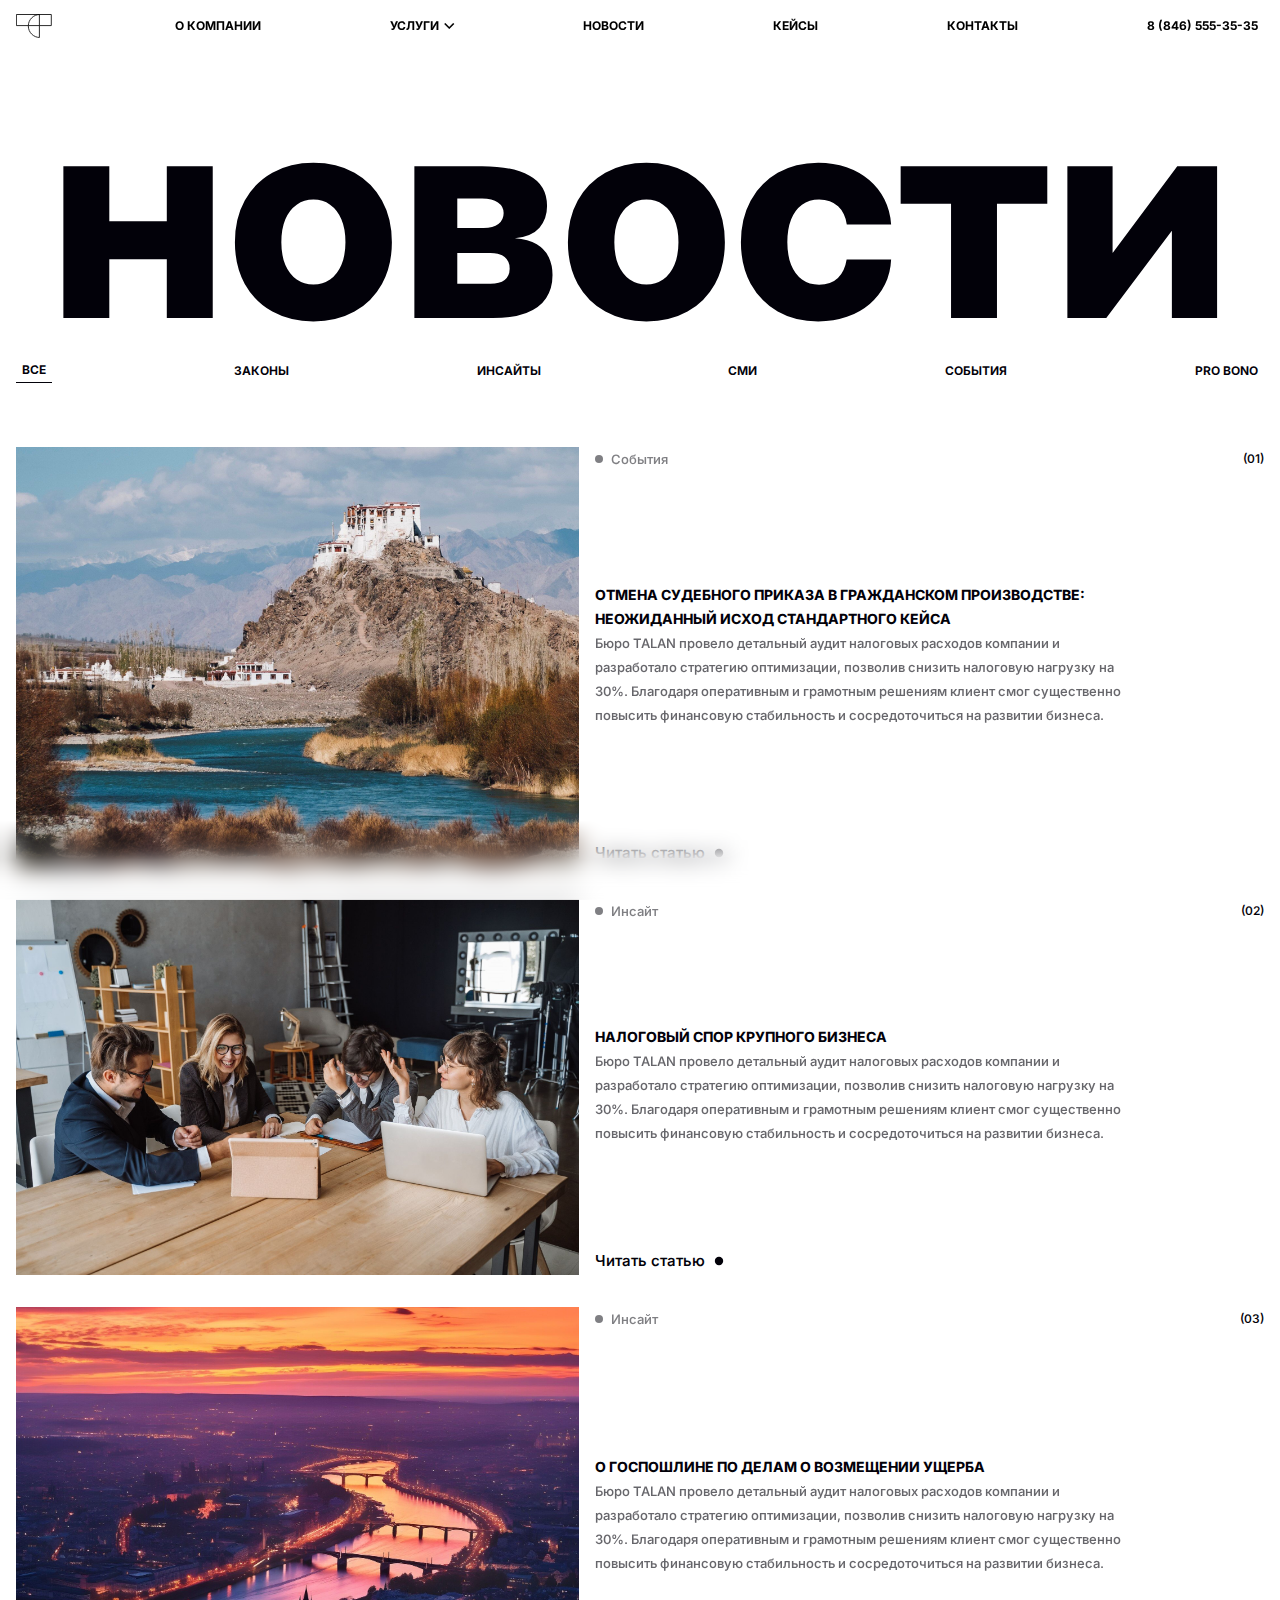
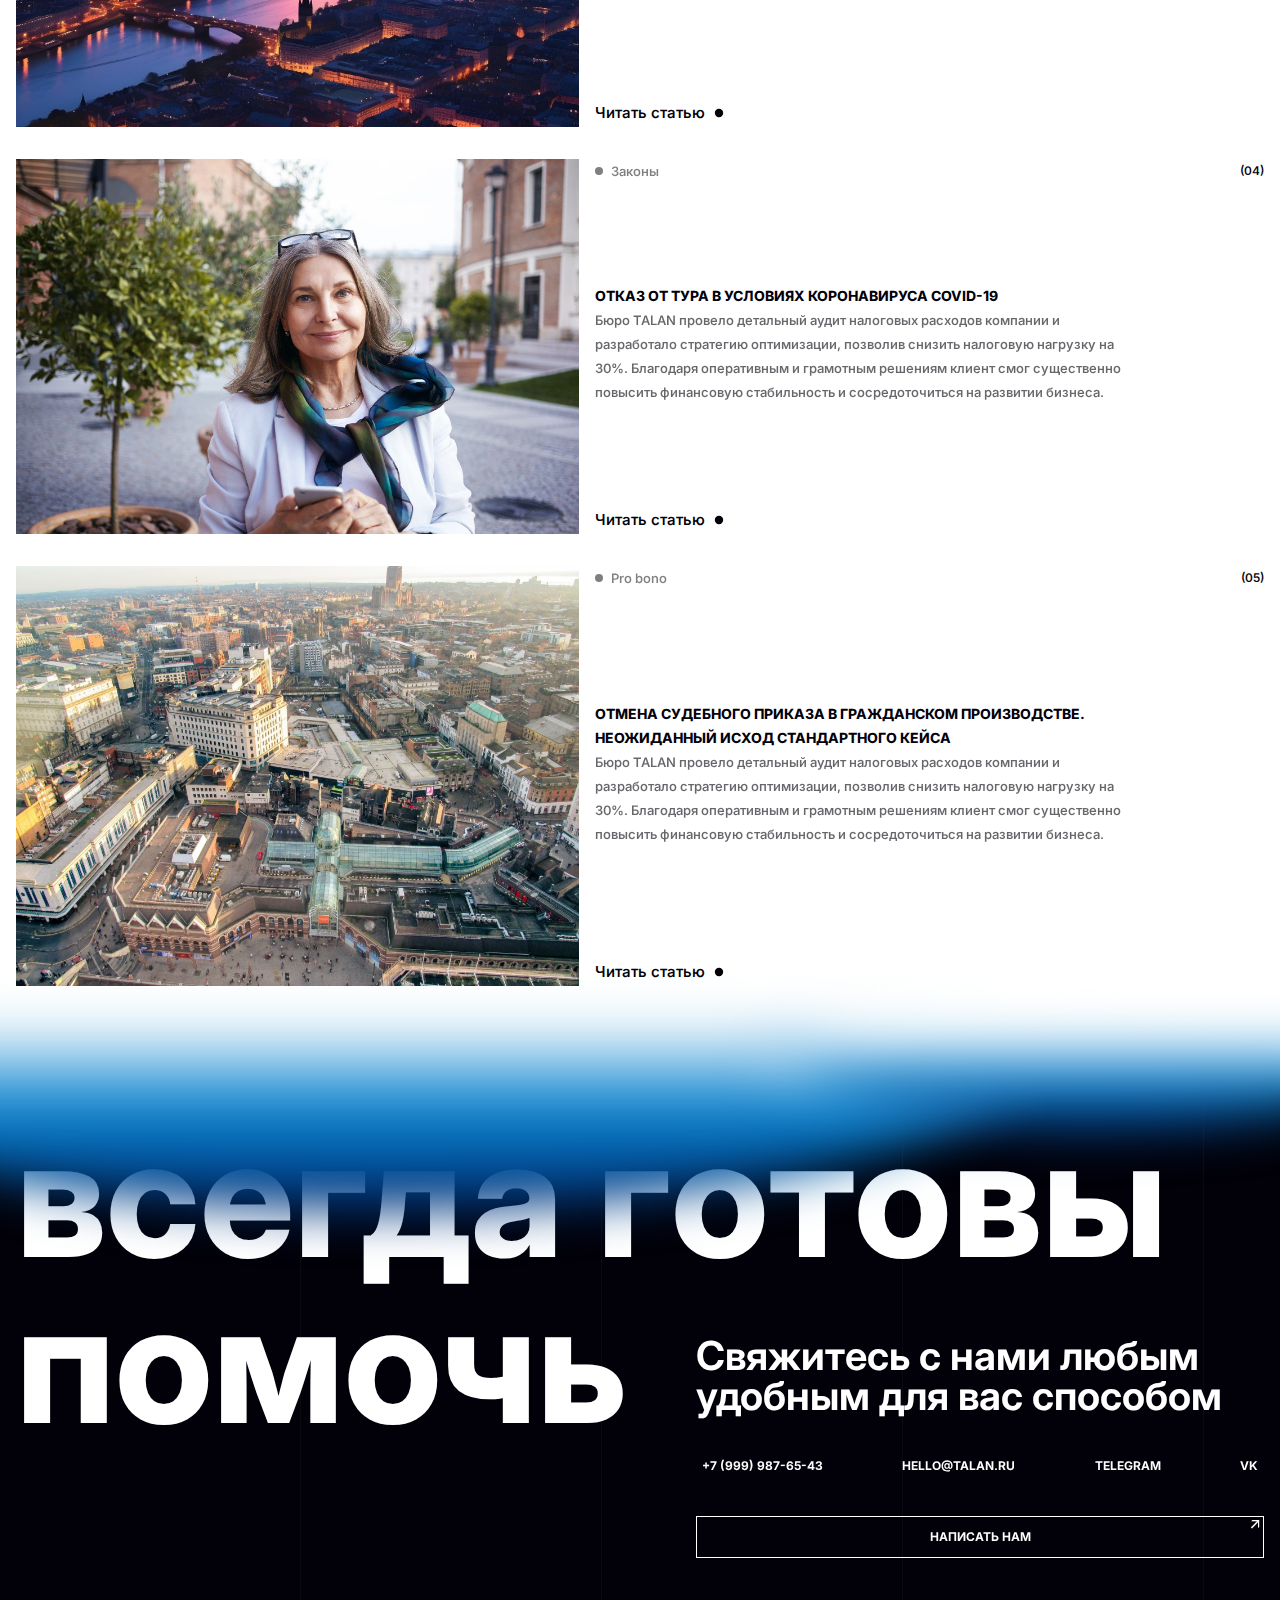
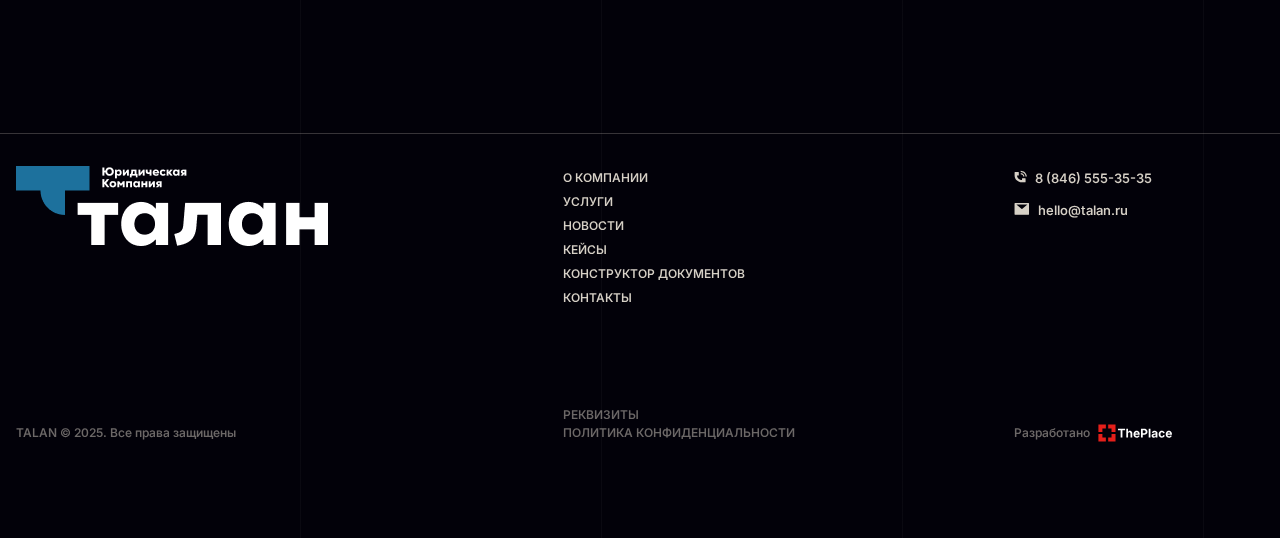
<file: pages/news.html>
<!DOCTYPE html>
<html lang="ru">
	<head>
		<meta charset="UTF-8" />
		<meta name="viewport" content="width=device-width, initial-scale=1.0" />
		<title>Талан - Юридическая компания</title>
		<link rel="stylesheet" href="../styles/css/news-page.css" />
		<link rel="stylesheet" href="../media/icon-font/style.css" />
	</head>
	<body>
		<header class="header">
			<div class="header__container">
				<a class="header__logo-wrapper" href="../index.html">
					<svg class="header__logo" width="0" height="0" viewBox="0 0 65 43" fill="none" xmlns="http://www.w3.org/2000/svg">
						<g style="mix-blend-mode: difference">
							<path d="M63.75 0.75V20.75H42.25V42.2344C39.7811 42.1451 37.3457 41.6178 35.0596 40.6709C32.5421 39.6281 30.254 38.0997 28.3271 36.1729C26.5208 34.3665 25.0645 32.2429 24.0303 29.9102L23.8291 29.4404C22.7864 26.923 22.25 24.2248 22.25 21.5V20.75H0.75V0.75H63.75Z" stroke="white" stroke-width="1.5" />
							<path d="M42.25 20.75L22.2656 20.75C22.3549 18.2811 22.8822 15.8457 23.8291 13.5596C24.8719 11.0421 26.4003 8.75396 28.3271 6.82715C30.1335 5.02075 32.2571 3.56447 34.5898 2.53027L35.0596 2.3291C37.3457 1.38219 39.7811 0.853944 42.25 0.764648L42.25 20.75Z" stroke="white" stroke-width="1.5" />
						</g>
					</svg>
				</a>
				<ul class="header__nav" role="navigation">
					<li class="header__nav-item" data-hover-text="О компании"><a href="about.html">о Компании</a></li>
					<li class="header__nav-item header__nav-item--menu" data-dropdown-open data-hover-text="Услуги"><button>Услуги</button><i class="header__nav-item--icon icon-check-mark"></i></li>
					<li class="header__nav-item" data-hover-text="Новости"><a href="news.html">Новости</a></li>
					<li class="header__nav-item" data-hover-text="Кейсы"><a href="cases.html">Кейсы</a></li>
					<li class="header__nav-item" data-hover-text="Контакты"><a href="contacts.html">Контакты</a></li>
				</ul>
				<button class="header__tel" data-form-open data-hover-text="Заказать звонок">8 (846) 555-35-35</button>
				<div class="header__burger" data-touch-open role="button">
					<span></span>
				</div>
			</div>
		</header>
		<div id="dropdown" class="dropdown" role="dialog" aria-modal="true">
			<div class="dropdown__container">
				<div class="dropdown__closeBtn icon-cross" tabindex="0" role="button"></div>
				<ul class="dropdown__switcher switcher">
					<li class="dropdown__switcher-item switcher__item active" data-type="juridical" tabindex="0" role="button">Юридические лица</li>
					<li class="dropdown__switcher-item switcher__item" data-type="physical" tabindex="0" role="button">Физические лица</li>
					<li class="dropdown__switcher-indicator switcher__indicator"></li>
				</ul>
				<div class="dropdown__body">
					<ul class="dropdown__list" data-type="juridical">
						<li class="dropdown__item">
							<a href="./pages/service.html">Административное право</a>
							<picture class="dropdown__image-wrapper">
								<img class="dropdown__image" src="../media/content/img/services/service4.jpg" alt="#" />
							</picture>
						</li>
						<li class="dropdown__item">
							<a href="./pages/service.html">Антимонопольное право</a>
							<picture class="dropdown__image-wrapper">
								<img class="dropdown__image" src="../media/content/img/services/service4.jpg" alt="#" />
							</picture>
						</li>
						<li class="dropdown__item">
							<a href="./pages/service.html">Корпоративное право</a>
							<picture class="dropdown__image-wrapper">
								<img class="dropdown__image" src="../media/content/img/services/service4.jpg" alt="#" />
							</picture>
						</li>
						<li class="dropdown__item">
							<a href="./pages/service.html">Международные споры</a>
							<picture class="dropdown__image-wrapper">
								<img class="dropdown__image" src="../media/content/img/services/service4.jpg" alt="#" />
							</picture>
						</li>
						<li class="dropdown__item">
							<a href="./pages/service.html">Налоговое право</a>
							<picture class="dropdown__image-wrapper">
								<img class="dropdown__image" src="../media/content/img/services/service4.jpg" alt="#" />
							</picture>
						</li>
						<li class="dropdown__item">
							<a href="./pages/service.html">Семейные споры</a>
							<picture class="dropdown__image-wrapper">
								<img class="dropdown__image" src="../media/content/img/services/service4.jpg" alt="#" />
							</picture>
						</li>
						<li class="dropdown__item">
							<a href="./pages/service.html">Трудовое право</a>
							<picture class="dropdown__image-wrapper">
								<img class="dropdown__image" src="../media/content/img/services/service4.jpg" alt="#" />
							</picture>
						</li>
						<li class="dropdown__item">
							<a href="./pages/service.html">Финансы</a>
							<picture class="dropdown__image-wrapper">
								<img class="dropdown__image" src="../media/content/img/services/service4.jpg" alt="#" />
							</picture>
						</li>
					</ul>
					<ul class="dropdown__list" data-type="physical">
						<li class="dropdown__item">
							<a href="./pages/service.html">Конституционное право</a>
							<picture class="dropdown__image-wrapper">
								<img class="dropdown__image" src="../media/content/img/services/service4.jpg" alt="#" />
							</picture>
						</li>
						<li class="dropdown__item">
							<a href="./pages/service.html">Гражданское право</a>
							<picture class="dropdown__image-wrapper">
								<img class="dropdown__image" src="../media/content/img/services/service4.jpg" alt="#" />
							</picture>
						</li>
						<li class="dropdown__item">
							<a href="./pages/service.html">Корпоративное право</a>
							<picture class="dropdown__image-wrapper">
								<img class="dropdown__image" src="../media/content/img/services/service4.jpg" alt="#" />
							</picture>
						</li>
						<li class="dropdown__item">
							<a href="./pages/service.html">Международные споры</a>
							<picture class="dropdown__image-wrapper">
								<img class="dropdown__image" src="../media/content/img/services/service4.jpg" alt="#" />
							</picture>
						</li>
						<li class="dropdown__item">
							<a href="./pages/service.html">Налоговое право</a>
							<picture class="dropdown__image-wrapper">
								<img class="dropdown__image" src="../media/content/img/services/service4.jpg" alt="#" />
							</picture>
						</li>
						<li class="dropdown__item">
							<a href="./pages/service.html">Семейные споры</a>
							<picture class="dropdown__image-wrapper">
								<img class="dropdown__image" src="../media/content/img/services/service4.jpg" alt="#" />
							</picture>
						</li>
						<li class="dropdown__item">
							<a href="./pages/service.html">Трудовое право</a>
							<picture class="dropdown__image-wrapper">
								<img class="dropdown__image" src="../media/content/img/services/service4.jpg" alt="#" />
							</picture>
						</li>
						<li class="dropdown__item">
							<a href="./pages/service.html">Финансы</a>
							<picture class="dropdown__image-wrapper">
								<img class="dropdown__image" src="../media/content/img/services/service4.jpg" alt="#" />
							</picture>
						</li>
					</ul>
				</div>
			</div>
		</div>
		<dialog id="modal-form" class="modal-form">
			<div class="modal-form__container">
				<div class="modal-form__closeBtn icon-cross" tabindex="0" role="button"></div>
				<from class="modal-form__form">
					<div class="modal-form__title" role="heading">Расскажите нам о&nbsp;своей проблеме</div>
					<div class="modal-form__inputbox">
						<input class="modal-form__input" type="text" placeholder="Ваше имя" />
						<input class="modal-form__input" type="tel" required data-type="input-tel" placeholder="Номер телефона" />
						<div class="modal-form__select select" tabindex="0" role="combobox">
							<input id="input-service" class="modal-form__input modal-form__select-input select__input" type="text" placeholder="Услуга (опционально)" tabindex="-1" readonly />
							<i class="modal-form__select-icon select__icon icon-check-mark"></i>
							<ul class="modal-form__select-dropdown select__dropdown" role="listbox">
								<li class="modal-form__select-item select__item" role="option" tabindex="0">Административное право</li>
								<li class="modal-form__select-item select__item" role="option" tabindex="0">Антимонопольное право</li>
								<li class="modal-form__select-item select__item" role="option" tabindex="0">Интеллектуальная собственность</li>
								<li class="modal-form__select-item select__item" role="option" tabindex="0">Корпоративное право</li>
								<li class="modal-form__select-item select__item" role="option" tabindex="0">Международные споры</li>
								<li class="modal-form__select-item select__item" role="option" tabindex="0">Налоговое право</li>
								<li class="modal-form__select-item select__item" role="option" tabindex="0">Семейные споры</li>
								<li class="modal-form__select-item select__item" role="option" tabindex="0">Трудовое право</li>
								<li class="modal-form__select-item select__item" role="option" tabindex="0">Финансы</li>
								<li class="modal-form__select-item select__item" role="option" tabindex="0">Другое...</li>
							</ul>
						</div>
						<textarea class="modal-form__input modal-form__input--custom" placeholder="Опишите задачу (не обязательно)"></textarea>
					</div>
					<div>
						<p class="modal-form__footnote">Отправляя запрос, вы соглашаетесь с <a class="modal-form__footnote-link" href="./pages/">политикой конфиденциальности</a></p>
						<button class="modal-form__button" type="submit">Отправить запрос<i class="modal-form__button--icon icon-arrow"></i></button>
					</div>
				</from>
			</div>
		</dialog>
		<dialog id="touch-menu" class="touch-menu">
			<div class="touch-menu__container">
				<div class="touch-menu__closeBtn icon-cross" tabindex="0" role="button"></div>
				<ul class="touch-menu__list">
					<li class="touch-menu__item"><a href="about.html">о Компании</a></li>
					<li class="touch-menu__item"><button data-dropdown-open>Услуги</button><i class="touch-menu__item--icon icon-check-mark"></i></li>
					<li class="touch-menu__item"><a href="news.html">Новости</a></li>
					<li class="touch-menu__item"><a href="cases.html">Кейсы</a></li>
					<li class="touch-menu__item"><a href="contacts.html">Контакты</a></li>
					<li class="touch-menu__item"><button data-form-open>Заказать звонок</button></li>
				</ul>
			</div>
		</dialog>
		<main>
            <section class="news">
                <div class="news__container">
                    <div class="news__titlebox">
                        <h1 class="news__title">Новости</h1>
                        <ul class="news__tagsbox">
                            <li class="news__tag active" data-type="all" data-hover-text="Все" role="button" tabindex="0">Все</li>
                            <li class="news__tag" data-type="laws" data-hover-text="Законы" role="button" tabindex="0">Законы</li>
                            <li class="news__tag" data-type="insights" data-hover-text="Инсайты" role="button" tabindex="0">Инсайты</li>
                            <li class="news__tag" data-type="media" data-hover-text="СМИ" role="button" tabindex="0">СМИ</li>
                            <li class="news__tag" data-type="ivents" data-hover-text="События" role="button" tabindex="0">События</li>
                            <li class="news__tag" data-type="pro-bono" data-hover-text="pro bono" role="button" tabindex="0">pro bono</li>
                        </ul>
                    </div>
                    <ul class="news__list">

                        <li class="news__item">
                            <picture class="news__image-wrapper">
                                <img class="news__image" src="../media/content/img/cases/case6.jpg" alt="#">
                            </picture>
                            <div class="news__contentbox">
                                <div class="news__item-tag" data-type="ivents">События</div>
                                <ul class="news__text">
                                    <li class="news__text-item news__text-item--title">Отмена судебного приказа в гражданском производстве: Неожиданный исход стандартного кейса</li>
                                    <li class="news__text-item">Бюро TALAN провело детальный аудит налоговых расходов компании и разработало стратегию оптимизации, позволив снизить налоговую нагрузку на 30%. Благодаря оперативным и&nbsp;грамотным решениям клиент смог существенно повысить финансовую стабильность и&nbsp;сосредоточиться на развитии бизнеса.</li>
                                </ul>
                                <a class="news__link" href="#">Читать статью <i class="news__link--icon icon-arrow"></i></a>
                            </div>
                        </li>

                        <li class="news__item">
                            <picture class="news__image-wrapper">
                                <img class="news__image" src="../media/content/img/staff/team2.jpg" alt="#">
                            </picture>
                            <div class="news__contentbox">
                                <div class="news__item-tag" data-type="insights">Инсайт</div>
                                <ul class="news__text">
                                    <li class="news__text-item news__text-item--title">Налоговый спор крупного бизнеса</li>
                                    <li class="news__text-item">Бюро TALAN провело детальный аудит налоговых расходов компании и разработало стратегию оптимизации, позволив снизить налоговую нагрузку на 30%. Благодаря оперативным и грамотным решениям клиент смог существенно повысить финансовую стабильность и сосредоточиться на развитии бизнеса.</li>
                                </ul>
                                <a class="news__link" href="#">Читать статью <i class="news__link--icon icon-arrow"></i></a>
                            </div>
                        </li>

                        <li class="news__item">
                            <picture class="news__image-wrapper">
                                <img class="news__image" src="../media/content/img/cases/case3.jpg" alt="#">
                            </picture>
                            <div class="news__contentbox">
                                <div class="news__item-tag" data-type="insights">Инсайт</div>
                                <ul class="news__text">
                                    <li class="news__text-item news__text-item--title">О госпошлине по делам о возмещении ущерба</li>
                                    <li class="news__text-item">Бюро TALAN провело детальный аудит налоговых расходов компании и разработало стратегию оптимизации, позволив снизить налоговую нагрузку на 30%. Благодаря оперативным и грамотным решениям клиент смог существенно повысить финансовую стабильность и сосредоточиться на развитии бизнеса.</li>
                                </ul>
                                <a class="news__link" href="#">Читать статью <i class="news__link--icon icon-arrow"></i></a>
                            </div>
                        </li>

                        <li class="news__item">
                            <picture class="news__image-wrapper">
                                <img class="news__image" src="../media/content/img/cases/case4.jpg" alt="#">
                            </picture>
                            <div class="news__contentbox">
                                <div class="news__item-tag" data-type="laws">Законы</div>
                                <ul class="news__text">
                                    <li class="news__text-item news__text-item--title">Отказ от тура в условиях коронавируса COVID-19</li>
                                    <li class="news__text-item">Бюро TALAN провело детальный аудит налоговых расходов компании и разработало стратегию оптимизации, позволив снизить налоговую нагрузку на 30%. Благодаря оперативным и грамотным решениям клиент смог существенно повысить финансовую стабильность и сосредоточиться на развитии бизнеса.</li>
                                </ul>
                                <a class="news__link" href="#">Читать статью <i class="news__link--icon icon-arrow"></i></a>
                            </div>
                        </li>

                        <li class="news__item">
                            <picture class="news__image-wrapper">
                                <img class="news__image" src="../media/content/img/cases/case2.jpg" alt="#">
                            </picture>
                            <div class="news__contentbox">
                                <div class="news__item-tag" data-type="pro-bono">Pro bono</div>
                                <ul class="news__text">
                                    <li class="news__text-item news__text-item--title">Отмена судебного приказа в гражданском производстве. Неожиданный исход стандартного кейса</li>
                                    <li class="news__text-item">Бюро TALAN провело детальный аудит налоговых расходов компании и разработало стратегию оптимизации, позволив снизить налоговую нагрузку на 30%. Благодаря оперативным и грамотным решениям клиент смог существенно повысить финансовую стабильность и сосредоточиться на развитии бизнеса.</li>
                                </ul>
                                <a class="news__link" href="#">Читать статью <i class="news__link--icon icon-arrow"></i></a>
                            </div>
                        </li>
                        
                    </ul>
                </div>
				<div class="news__fog">
					<div class="news__fog-layer news__fog-layer--1"></div>
					<div class="news__fog-layer news__fog-layer--2"></div>
				</div>
            </section>
			<section class="connection">
				<div class="connection__container">
					<h2 class="connection__title">всегда готовы<br>помочь</h2>
					<div class="connection__body">
						<p class="connection__subtitle">Свяжитесь с нами любым удобным для вас способом</p>
						<ul class="connection__linksbox">
							<li><a class="connection__link" href="tel:+79999876543" data-hover-text="+7 (999) 987-65-43">+7 (999) 987-65-43</a></li>
							<li><a class="connection__link" href="mailto:hello@talan.ru" data-hover-text="hello@talan.ru">hello@talan.ru</a></li>
							<li><a class="connection__link" href="https://web.telegram.org" data-hover-text="telegram">telegram</a></li>
							<li><a class="connection__link" href="https://vk.com" data-hover-text="vk">vk</a></li>
						</ul>
						<button class="connection__button" data-form-open>Написать нам<i class="connection__button--icon icon-arrow"></i></button>
					</div>
				</div>
			</section>
		</main>
		<footer class="footer">
			<div class="footer__container">
				<div class="footer__body">
					<a href="../index.html">
						<picture class="footer__logo">
							<!-- <source srcset="../media/services/logo-fill.svg" media="(max-width: 1100px)" /> -->
							<img src="../media/services/logo-full.png" alt="#" />
						</picture>
					</a>
					<ul class="footer__nav" role="navigation">
						<li class="footer__nav-item"><a href="about.html">О Компании</a></li>
						<li class="footer__nav-item"><a href="service.html">Услуги</a></li>
						<li class="footer__nav-item"><a href="news.html">Новости</a></li>
						<li class="footer__nav-item"><a href="cases.html">Кейсы</a></li>
						<li class="footer__nav-item"><a href="docs-builder.html">Конструктор документов</a></li>
						<li class="footer__nav-item"><a href="contacts.html">Контакты</a></li>
					</ul>
					<ul class="footer__connection">
						<li class="footer__connection-item">
							<i class="footer__connection-item--icon icon-tel"></i>
							<a href="tel:+78465553535">8 (846) 555-35-35</a>
						</li>
						<li class="footer__connection-item">
							<i class="footer__connection-item--icon icon-mail"></i>
							<a href="mailto:hello@talan.ru" target="_blank">hello@talan.ru</a>
						</li>
					</ul>
				</div>
				<div class="footer__info">
					<div class="footer__privacy">TALAN &copy; 2025. Все права защищены</div>
					<ul class="footer__linksbox">
						<li class="footer__link"><a target="_blank" href="requisites.html">Реквизиты</a></li>
						<li class="footer__link"><a target="_blank" href="privacy-policy.html">Политика конфиденциальности</a></li>
					</ul>
					<a href="https://intheplace.ru" class="footer__dev-label">Разработано<img src="../media/services/label.svg" alt="ThePlace" /></a>
				</div>
			</div>
		</footer>
		<script src="../js/components/numberMask.js"></script>
		<script src="../js/components/modals.js"></script>
		<script src="../js/components/select.js"></script>
        <script src="../js/pages/news/newsFilter.js"></script>
	</body>
</html>
</file>
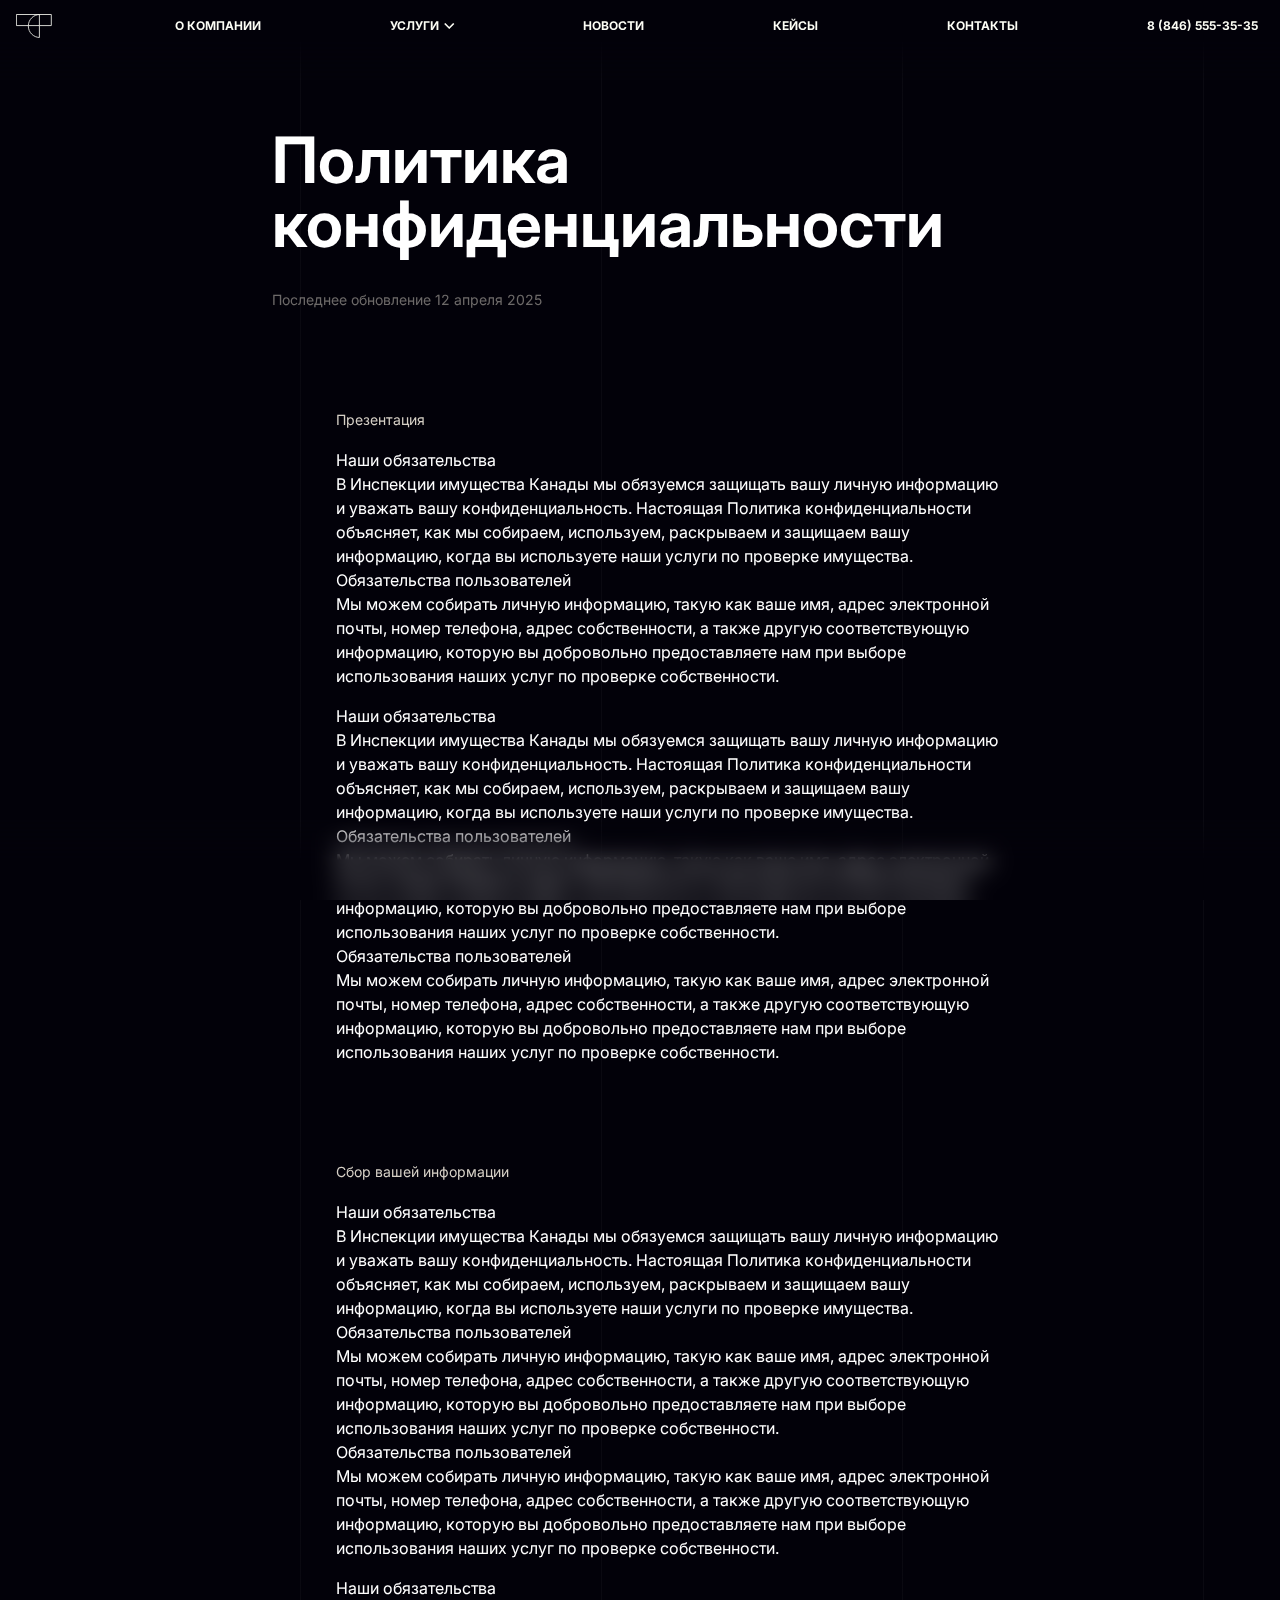
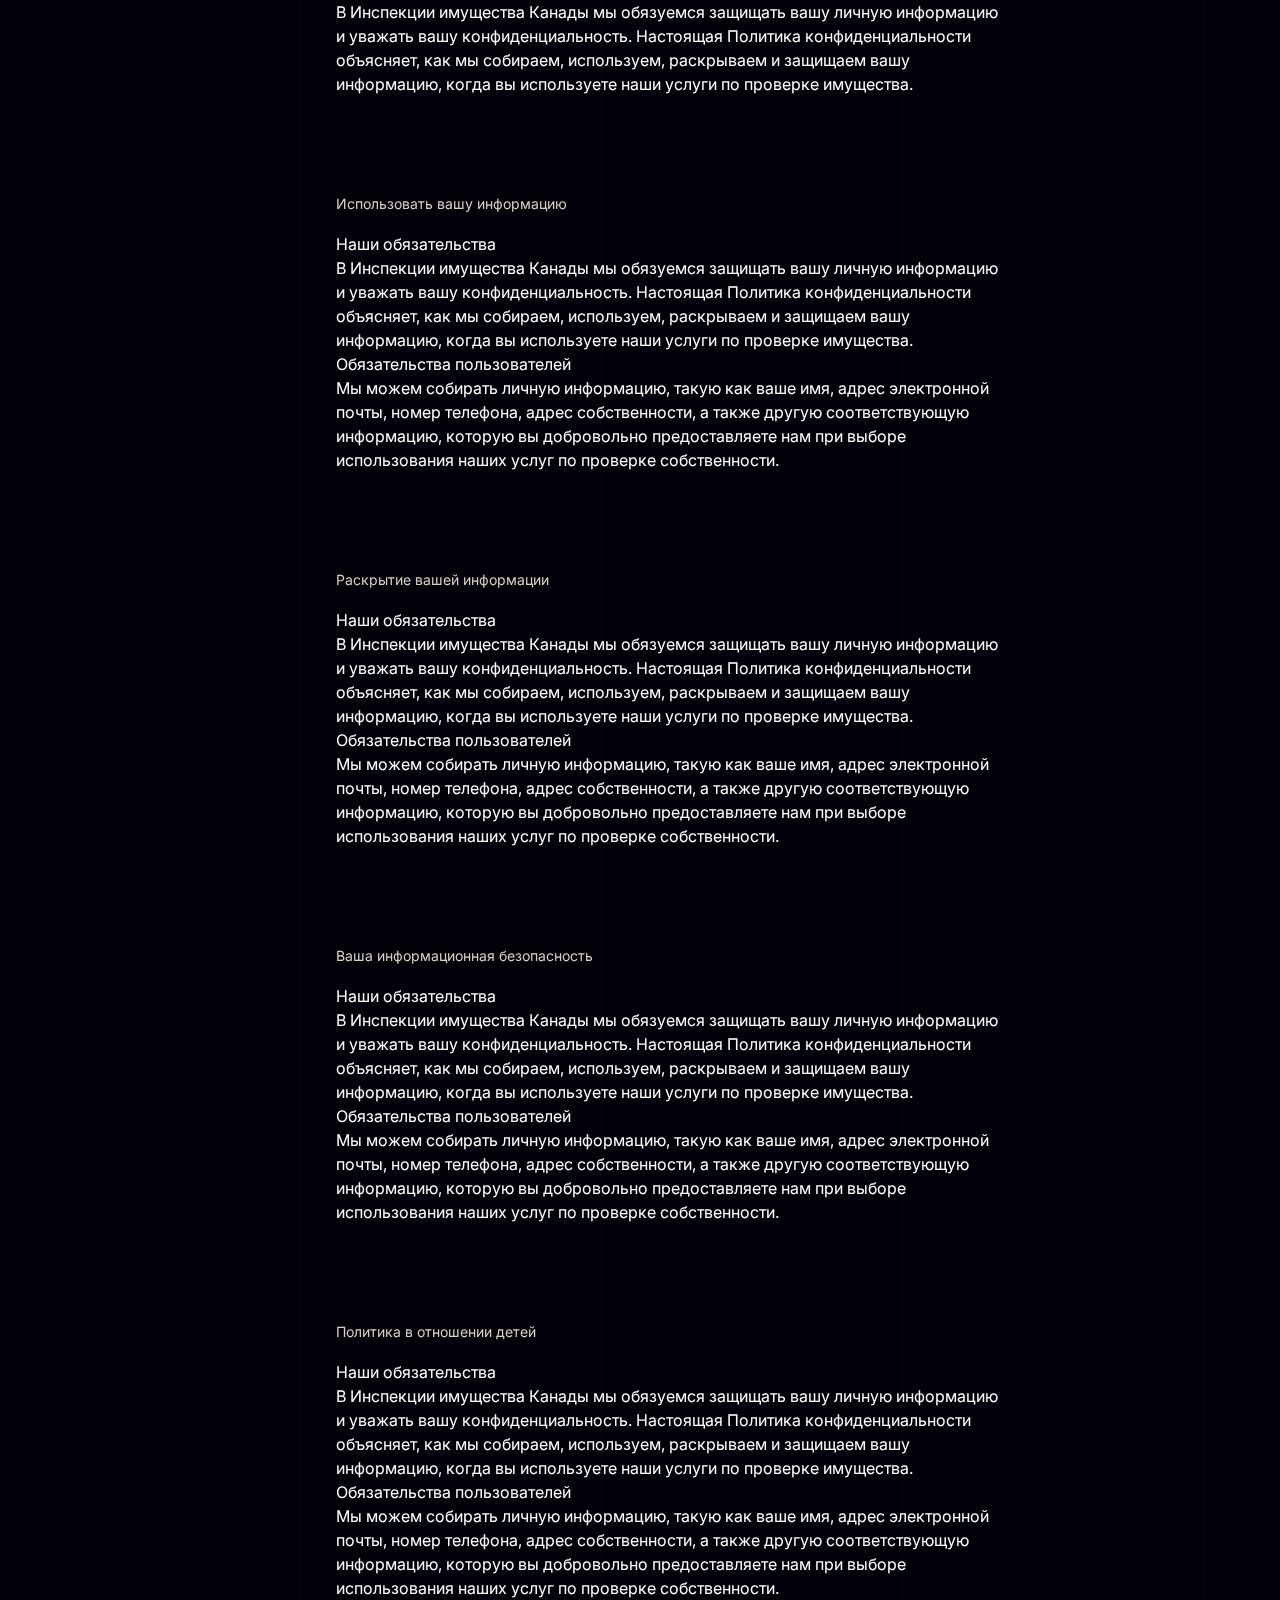
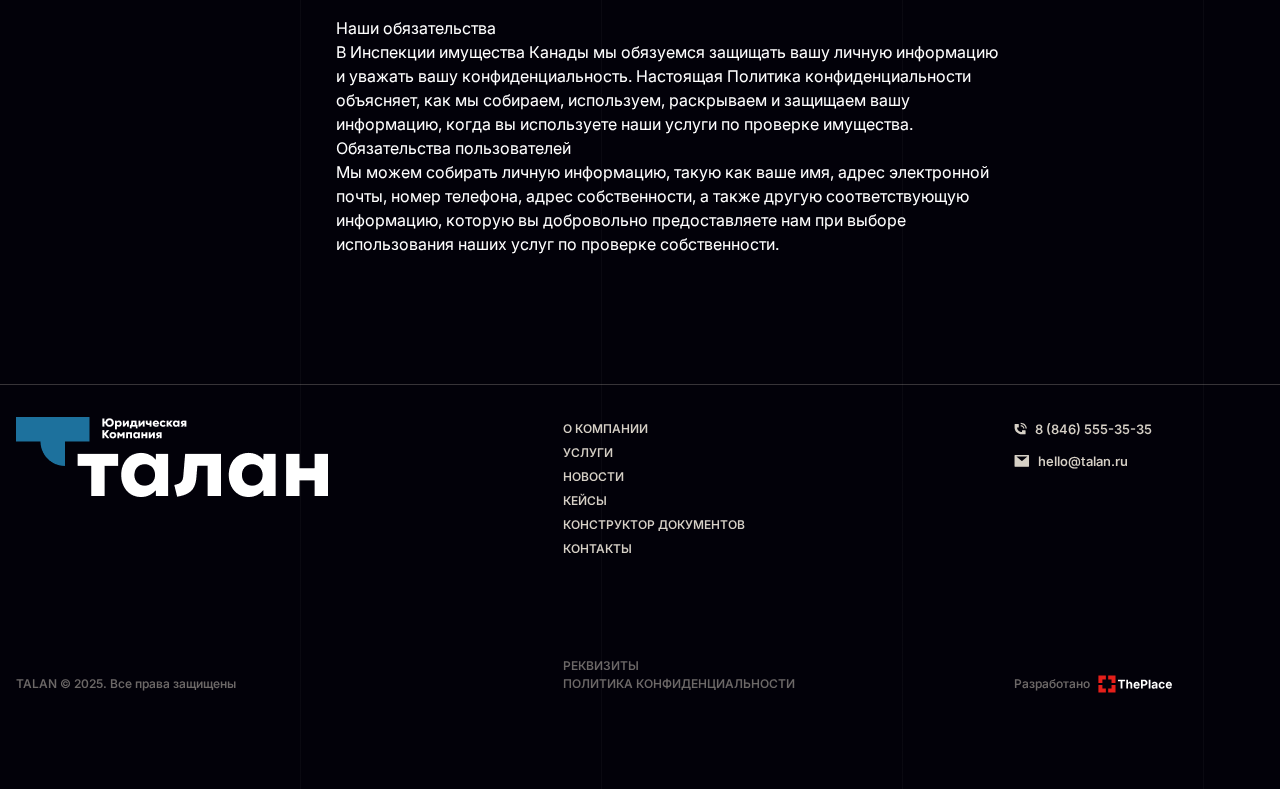
<file: pages/privacy-policy.html>
<!DOCTYPE html>
<html lang="ru">
	<head>
		<meta charset="UTF-8" />
		<meta name="viewport" content="width=device-width, initial-scale=1.0" />
		<title>Талан - Юридическая компания</title>
		<link rel="stylesheet" href="../styles/css/privacy-policy-page.css" />
		<link rel="stylesheet" href="../media/icon-font/style.css" />
	</head>
	<body>
		<header class="header">
			<div class="header__container">
				<a class="header__logo-wrapper" href="../index.html">
					<svg class="header__logo" width="0" height="0" viewBox="0 0 65 43" fill="none" xmlns="http://www.w3.org/2000/svg">
						<g style="mix-blend-mode: difference">
							<path d="M63.75 0.75V20.75H42.25V42.2344C39.7811 42.1451 37.3457 41.6178 35.0596 40.6709C32.5421 39.6281 30.254 38.0997 28.3271 36.1729C26.5208 34.3665 25.0645 32.2429 24.0303 29.9102L23.8291 29.4404C22.7864 26.923 22.25 24.2248 22.25 21.5V20.75H0.75V0.75H63.75Z" stroke="white" stroke-width="1.5" />
							<path d="M42.25 20.75L22.2656 20.75C22.3549 18.2811 22.8822 15.8457 23.8291 13.5596C24.8719 11.0421 26.4003 8.75396 28.3271 6.82715C30.1335 5.02075 32.2571 3.56447 34.5898 2.53027L35.0596 2.3291C37.3457 1.38219 39.7811 0.853944 42.25 0.764648L42.25 20.75Z" stroke="white" stroke-width="1.5" />
						</g>
					</svg>
				</a>
				<ul class="header__nav" role="navigation">
					<li class="header__nav-item" data-hover-text="О компании"><a href="about.html">о Компании</a></li>
					<li class="header__nav-item header__nav-item--menu" data-dropdown-open data-hover-text="Услуги"><button>Услуги</button><i class="header__nav-item--icon icon-check-mark"></i></li>
					<li class="header__nav-item" data-hover-text="Новости"><a href="news.html">Новости</a></li>
					<li class="header__nav-item" data-hover-text="Кейсы"><a href="cases.html">Кейсы</a></li>
					<li class="header__nav-item" data-hover-text="Контакты"><a href="contacts.html">Контакты</a></li>
				</ul>
				<button class="header__tel" data-form-open data-hover-text="Заказать звонок">8 (846) 555-35-35</button>
				<div class="header__burger" data-touch-open role="button">
					<span></span>
				</div>
			</div>
		</header>
		<div id="dropdown" class="dropdown" role="dialog" aria-modal="true">
			<div class="dropdown__container">
				<div class="dropdown__closeBtn icon-cross" tabindex="0" role="button"></div>
				<ul class="dropdown__switcher switcher">
					<li class="dropdown__switcher-item switcher__item active" data-type="juridical" tabindex="0" role="button">Юридические лица</li>
					<li class="dropdown__switcher-item switcher__item" data-type="physical" tabindex="0" role="button">Физические лица</li>
					<li class="dropdown__switcher-indicator switcher__indicator"></li>
				</ul>
				<div class="dropdown__body">
					<ul class="dropdown__list" data-type="juridical">
						<li class="dropdown__item">
							<a href="./pages/service.html">Административное право</a>
							<picture class="dropdown__image-wrapper">
								<img class="dropdown__image" src="../media/content/img/services/service4.jpg" alt="#" />
							</picture>
						</li>
						<li class="dropdown__item">
							<a href="./pages/service.html">Антимонопольное право</a>
							<picture class="dropdown__image-wrapper">
								<img class="dropdown__image" src="../media/content/img/services/service4.jpg" alt="#" />
							</picture>
						</li>
						<li class="dropdown__item">
							<a href="./pages/service.html">Корпоративное право</a>
							<picture class="dropdown__image-wrapper">
								<img class="dropdown__image" src="../media/content/img/services/service4.jpg" alt="#" />
							</picture>
						</li>
						<li class="dropdown__item">
							<a href="./pages/service.html">Международные споры</a>
							<picture class="dropdown__image-wrapper">
								<img class="dropdown__image" src="../media/content/img/services/service4.jpg" alt="#" />
							</picture>
						</li>
						<li class="dropdown__item">
							<a href="./pages/service.html">Налоговое право</a>
							<picture class="dropdown__image-wrapper">
								<img class="dropdown__image" src="../media/content/img/services/service4.jpg" alt="#" />
							</picture>
						</li>
						<li class="dropdown__item">
							<a href="./pages/service.html">Семейные споры</a>
							<picture class="dropdown__image-wrapper">
								<img class="dropdown__image" src="../media/content/img/services/service4.jpg" alt="#" />
							</picture>
						</li>
						<li class="dropdown__item">
							<a href="./pages/service.html">Трудовое право</a>
							<picture class="dropdown__image-wrapper">
								<img class="dropdown__image" src="../media/content/img/services/service4.jpg" alt="#" />
							</picture>
						</li>
						<li class="dropdown__item">
							<a href="./pages/service.html">Финансы</a>
							<picture class="dropdown__image-wrapper">
								<img class="dropdown__image" src="../media/content/img/services/service4.jpg" alt="#" />
							</picture>
						</li>
					</ul>
					<ul class="dropdown__list" data-type="physical">
						<li class="dropdown__item">
							<a href="./pages/service.html">Конституционное право</a>
							<picture class="dropdown__image-wrapper">
								<img class="dropdown__image" src="../media/content/img/services/service4.jpg" alt="#" />
							</picture>
						</li>
						<li class="dropdown__item">
							<a href="./pages/service.html">Гражданское право</a>
							<picture class="dropdown__image-wrapper">
								<img class="dropdown__image" src="../media/content/img/services/service4.jpg" alt="#" />
							</picture>
						</li>
						<li class="dropdown__item">
							<a href="./pages/service.html">Корпоративное право</a>
							<picture class="dropdown__image-wrapper">
								<img class="dropdown__image" src="../media/content/img/services/service4.jpg" alt="#" />
							</picture>
						</li>
						<li class="dropdown__item">
							<a href="./pages/service.html">Международные споры</a>
							<picture class="dropdown__image-wrapper">
								<img class="dropdown__image" src="../media/content/img/services/service4.jpg" alt="#" />
							</picture>
						</li>
						<li class="dropdown__item">
							<a href="./pages/service.html">Налоговое право</a>
							<picture class="dropdown__image-wrapper">
								<img class="dropdown__image" src="../media/content/img/services/service4.jpg" alt="#" />
							</picture>
						</li>
						<li class="dropdown__item">
							<a href="./pages/service.html">Семейные споры</a>
							<picture class="dropdown__image-wrapper">
								<img class="dropdown__image" src="../media/content/img/services/service4.jpg" alt="#" />
							</picture>
						</li>
						<li class="dropdown__item">
							<a href="./pages/service.html">Трудовое право</a>
							<picture class="dropdown__image-wrapper">
								<img class="dropdown__image" src="../media/content/img/services/service4.jpg" alt="#" />
							</picture>
						</li>
						<li class="dropdown__item">
							<a href="./pages/service.html">Финансы</a>
							<picture class="dropdown__image-wrapper">
								<img class="dropdown__image" src="../media/content/img/services/service4.jpg" alt="#" />
							</picture>
						</li>
					</ul>
				</div>
			</div>
		</div>
		<dialog id="modal-form" class="modal-form">
			<div class="modal-form__container">
				<div class="modal-form__closeBtn icon-cross" tabindex="0" role="button"></div>
				<from class="modal-form__form">
					<div class="modal-form__title" role="heading">Расскажите нам о&nbsp;своей проблеме</div>
					<div class="modal-form__inputbox">
						<input class="modal-form__input" type="text" placeholder="Ваше имя" />
						<input class="modal-form__input" type="tel" required data-type="input-tel" placeholder="Номер телефона" />
						<div class="modal-form__select select" tabindex="0" role="combobox">
							<input id="input-service" class="modal-form__input modal-form__select-input select__input" type="text" placeholder="Услуга (опционально)" tabindex="-1" readonly />
							<i class="modal-form__select-icon select__icon icon-check-mark"></i>
							<ul class="modal-form__select-dropdown select__dropdown" role="listbox">
								<li class="modal-form__select-item select__item" role="option" tabindex="0">Административное право</li>
								<li class="modal-form__select-item select__item" role="option" tabindex="0">Антимонопольное право</li>
								<li class="modal-form__select-item select__item" role="option" tabindex="0">Интеллектуальная собственность</li>
								<li class="modal-form__select-item select__item" role="option" tabindex="0">Корпоративное право</li>
								<li class="modal-form__select-item select__item" role="option" tabindex="0">Международные споры</li>
								<li class="modal-form__select-item select__item" role="option" tabindex="0">Налоговое право</li>
								<li class="modal-form__select-item select__item" role="option" tabindex="0">Семейные споры</li>
								<li class="modal-form__select-item select__item" role="option" tabindex="0">Трудовое право</li>
								<li class="modal-form__select-item select__item" role="option" tabindex="0">Финансы</li>
								<li class="modal-form__select-item select__item" role="option" tabindex="0">Другое...</li>
							</ul>
						</div>
						<textarea class="modal-form__input modal-form__input--custom" placeholder="Опишите задачу (не обязательно)"></textarea>
					</div>
					<div>
						<p class="modal-form__footnote">Отправляя запрос, вы соглашаетесь с <a class="modal-form__footnote-link" href="./pages/">политикой конфиденциальности</a></p>
						<button class="modal-form__button" type="submit">Отправить запрос<i class="modal-form__button--icon icon-arrow"></i></button>
					</div>
				</from>
			</div>
		</dialog>
		<dialog id="touch-menu" class="touch-menu">
			<div class="touch-menu__container">
				<div class="touch-menu__closeBtn icon-cross" tabindex="0" role="button"></div>
				<ul class="touch-menu__list">
					<li class="touch-menu__item"><a href="about.html">о Компании</a></li>
					<li class="touch-menu__item"><button data-dropdown-open>Услуги</button><i class="touch-menu__item--icon icon-check-mark"></i></li>
					<li class="touch-menu__item"><a href="news.html">Новости</a></li>
					<li class="touch-menu__item"><a href="cases.html">Кейсы</a></li>
					<li class="touch-menu__item"><a href="contacts.html">Контакты</a></li>
					<li class="touch-menu__item"><button data-form-open>Заказать звонок</button></li>
				</ul>
			</div>
		</dialog>
		<main class="privacy">
			<div class="privacy__container">
				<h1 class="privacy__title">Политика<br />конфиденциальности</h1>
				<time datetime="2025-04-12" class="privacy__update-time">Последнее обновление 12 апреля 2025</time>
				<div class="privacy__body">
					<div class="privacy__item">
						<div class="privacy__item-title">Презентация</div>
						<ul class="privacy__subitem">
							<li class="privacy__subitem-title">Наши обязательства</li>
							<li class="privacy__subitem-text">В Инспекции имущества Канады мы обязуемся защищать вашу личную информацию и уважать вашу конфиденциальность. Настоящая Политика конфиденциальности объясняет, как мы собираем, используем, раскрываем и защищаем вашу информацию, когда вы используете наши услуги по проверке имущества.</li>
							<ul class="privacy__sub-subitem">
								<li class="privacy__sub-subitem-title">Обязательства пользователей</li>
								<li class="privacy__sub-subitem-text">Мы можем собирать личную информацию, такую как ваше имя, адрес электронной почты, номер телефона, адрес собственности, а также другую соответствующую информацию, которую вы добровольно предоставляете нам при выборе использования наших услуг по проверке собственности.</li>
							</ul>
						</ul>
						<ul class="privacy__subitem">
							<li class="privacy__subitem-title">Наши обязательства</li>
							<li class="privacy__subitem-text">В Инспекции имущества Канады мы обязуемся защищать вашу личную информацию и уважать вашу конфиденциальность. Настоящая Политика конфиденциальности объясняет, как мы собираем, используем, раскрываем и защищаем вашу информацию, когда вы используете наши услуги по проверке имущества.</li>
							<ul class="privacy__sub-subitem">
								<li class="privacy__sub-subitem-title">Обязательства пользователей</li>
								<li class="privacy__sub-subitem-text">Мы можем собирать личную информацию, такую как ваше имя, адрес электронной почты, номер телефона, адрес собственности, а также другую соответствующую информацию, которую вы добровольно предоставляете нам при выборе использования наших услуг по проверке собственности.</li>
							</ul>
							<ul class="privacy__sub-subitem">
								<li class="privacy__sub-subitem-title">Обязательства пользователей</li>
								<li class="privacy__sub-subitem-text">Мы можем собирать личную информацию, такую как ваше имя, адрес электронной почты, номер телефона, адрес собственности, а также другую соответствующую информацию, которую вы добровольно предоставляете нам при выборе использования наших услуг по проверке собственности.</li>
							</ul>
						</ul>
					</div>

					<div class="privacy__item">
						<div class="privacy__item-title">Сбор вашей информации</div>
						<ul class="privacy__subitem">
							<li class="privacy__subitem-title">Наши обязательства</li>
							<li class="privacy__subitem-text">В Инспекции имущества Канады мы обязуемся защищать вашу личную информацию и уважать вашу конфиденциальность. Настоящая Политика конфиденциальности объясняет, как мы собираем, используем, раскрываем и защищаем вашу информацию, когда вы используете наши услуги по проверке имущества.</li>
							<ul class="privacy__sub-subitem">
								<li class="privacy__sub-subitem-title">Обязательства пользователей</li>
								<li class="privacy__sub-subitem-text">Мы можем собирать личную информацию, такую как ваше имя, адрес электронной почты, номер телефона, адрес собственности, а также другую соответствующую информацию, которую вы добровольно предоставляете нам при выборе использования наших услуг по проверке собственности.</li>
							</ul>
							<ul class="privacy__sub-subitem">
								<li class="privacy__sub-subitem-title">Обязательства пользователей</li>
								<li class="privacy__sub-subitem-text">Мы можем собирать личную информацию, такую как ваше имя, адрес электронной почты, номер телефона, адрес собственности, а также другую соответствующую информацию, которую вы добровольно предоставляете нам при выборе использования наших услуг по проверке собственности.</li>
							</ul>
						</ul>
						<ul class="privacy__subitem">
							<li class="privacy__subitem-title">Наши обязательства</li>
							<li class="privacy__subitem-text">В Инспекции имущества Канады мы обязуемся защищать вашу личную информацию и уважать вашу конфиденциальность. Настоящая Политика конфиденциальности объясняет, как мы собираем, используем, раскрываем и защищаем вашу информацию, когда вы используете наши услуги по проверке имущества.</li>
						</ul>
					</div>
					<div class="privacy__item">
						<div class="privacy__item-title">Использовать вашу информацию</div>
						<ul class="privacy__subitem">
							<li class="privacy__subitem-title">Наши обязательства</li>
							<li class="privacy__subitem-text">В Инспекции имущества Канады мы обязуемся защищать вашу личную информацию и уважать вашу конфиденциальность. Настоящая Политика конфиденциальности объясняет, как мы собираем, используем, раскрываем и защищаем вашу информацию, когда вы используете наши услуги по проверке имущества.</li>
							<ul class="privacy__sub-subitem">
								<li class="privacy__sub-subitem-title">Обязательства пользователей</li>
								<li class="privacy__sub-subitem-text">Мы можем собирать личную информацию, такую как ваше имя, адрес электронной почты, номер телефона, адрес собственности, а также другую соответствующую информацию, которую вы добровольно предоставляете нам при выборе использования наших услуг по проверке собственности.</li>
							</ul>
						</ul>
					</div>
					<div class="privacy__item">
						<div class="privacy__item-title">Раскрытие вашей информации</div>
						<ul class="privacy__subitem">
							<li class="privacy__subitem-title">Наши обязательства</li>
							<li class="privacy__subitem-text">В Инспекции имущества Канады мы обязуемся защищать вашу личную информацию и уважать вашу конфиденциальность. Настоящая Политика конфиденциальности объясняет, как мы собираем, используем, раскрываем и защищаем вашу информацию, когда вы используете наши услуги по проверке имущества.</li>
							<ul class="privacy__sub-subitem">
								<li class="privacy__sub-subitem-title">Обязательства пользователей</li>
								<li class="privacy__sub-subitem-text">Мы можем собирать личную информацию, такую как ваше имя, адрес электронной почты, номер телефона, адрес собственности, а также другую соответствующую информацию, которую вы добровольно предоставляете нам при выборе использования наших услуг по проверке собственности.</li>
							</ul>
						</ul>
					</div>
					<div class="privacy__item">
						<div class="privacy__item-title">Ваша информационная безопасность</div>
						<ul class="privacy__subitem">
							<li class="privacy__subitem-title">Наши обязательства</li>
							<li class="privacy__subitem-text">В Инспекции имущества Канады мы обязуемся защищать вашу личную информацию и уважать вашу конфиденциальность. Настоящая Политика конфиденциальности объясняет, как мы собираем, используем, раскрываем и защищаем вашу информацию, когда вы используете наши услуги по проверке имущества.</li>
							<ul class="privacy__sub-subitem">
								<li class="privacy__sub-subitem-title">Обязательства пользователей</li>
								<li class="privacy__sub-subitem-text">Мы можем собирать личную информацию, такую как ваше имя, адрес электронной почты, номер телефона, адрес собственности, а также другую соответствующую информацию, которую вы добровольно предоставляете нам при выборе использования наших услуг по проверке собственности.</li>
							</ul>
						</ul>
					</div>
					<div class="privacy__item">
						<div class="privacy__item-title">Политика в отношении детей</div>
						<ul class="privacy__subitem">
							<li class="privacy__subitem-title">Наши обязательства</li>
							<li class="privacy__subitem-text">В Инспекции имущества Канады мы обязуемся защищать вашу личную информацию и уважать вашу конфиденциальность. Настоящая Политика конфиденциальности объясняет, как мы собираем, используем, раскрываем и защищаем вашу информацию, когда вы используете наши услуги по проверке имущества.</li>
							<ul class="privacy__sub-subitem">
								<li class="privacy__sub-subitem-title">Обязательства пользователей</li>
								<li class="privacy__sub-subitem-text">Мы можем собирать личную информацию, такую как ваше имя, адрес электронной почты, номер телефона, адрес собственности, а также другую соответствующую информацию, которую вы добровольно предоставляете нам при выборе использования наших услуг по проверке собственности.</li>
							</ul>
						</ul>
						<ul class="privacy__subitem">
							<li class="privacy__subitem-title">Наши обязательства</li>
							<li class="privacy__subitem-text">В Инспекции имущества Канады мы обязуемся защищать вашу личную информацию и уважать вашу конфиденциальность. Настоящая Политика конфиденциальности объясняет, как мы собираем, используем, раскрываем и защищаем вашу информацию, когда вы используете наши услуги по проверке имущества.</li>
							<ul class="privacy__sub-subitem">
								<li class="privacy__sub-subitem-title">Обязательства пользователей</li>
								<li class="privacy__sub-subitem-text">Мы можем собирать личную информацию, такую как ваше имя, адрес электронной почты, номер телефона, адрес собственности, а также другую соответствующую информацию, которую вы добровольно предоставляете нам при выборе использования наших услуг по проверке собственности.</li>
							</ul>
						</ul>
					</div>
				</div>
			</div>
		</main>
		<footer class="footer">
			<div class="footer__container">
				<div class="footer__body">
					<a href="../index.html">
						<picture class="footer__logo">
							<!-- <source srcset="../media/services/logo-fill.svg" media="(max-width: 1100px)" /> -->
							<img src="../media/services/logo-full.png" alt="#" />
						</picture>
					</a>
					<ul class="footer__nav" role="navigation">
						<li class="footer__nav-item"><a href="about.html">О Компании</a></li>
						<li class="footer__nav-item"><a href="service.html">Услуги</a></li>
						<li class="footer__nav-item"><a href="news.html">Новости</a></li>
						<li class="footer__nav-item"><a href="cases.html">Кейсы</a></li>
						<li class="footer__nav-item"><a href="docs-builder.html">Конструктор документов</a></li>
						<li class="footer__nav-item"><a href="contacts.html">Контакты</a></li>
					</ul>
					<ul class="footer__connection">
						<li class="footer__connection-item">
							<i class="footer__connection-item--icon icon-tel"></i>
							<a href="tel:+78465553535">8 (846) 555-35-35</a>
						</li>
						<li class="footer__connection-item">
							<i class="footer__connection-item--icon icon-mail"></i>
							<a href="mailto:hello@talan.ru" target="_blank">hello@talan.ru</a>
						</li>
					</ul>
				</div>
				<div class="footer__info">
					<div class="footer__privacy">TALAN &copy; 2025. Все права защищены</div>
					<ul class="footer__linksbox">
						<li class="footer__link"><a target="_blank" href="requisites.html">Реквизиты</a></li>
						<li class="footer__link"><a target="_blank" href="privacy-policy.html">Политика конфиденциальности</a></li>
					</ul>
					<a href="https://intheplace.ru" class="footer__dev-label">Разработано<img src="../media/services/label.svg" alt="ThePlace" /></a>
				</div>
			</div>
		</footer>
		<script src="../js/components/numberMask.js"></script>
		<script src="../js/components/modals.js"></script>
		<script src="../js/components/select.js"></script>
	</body>
</html>
</file>
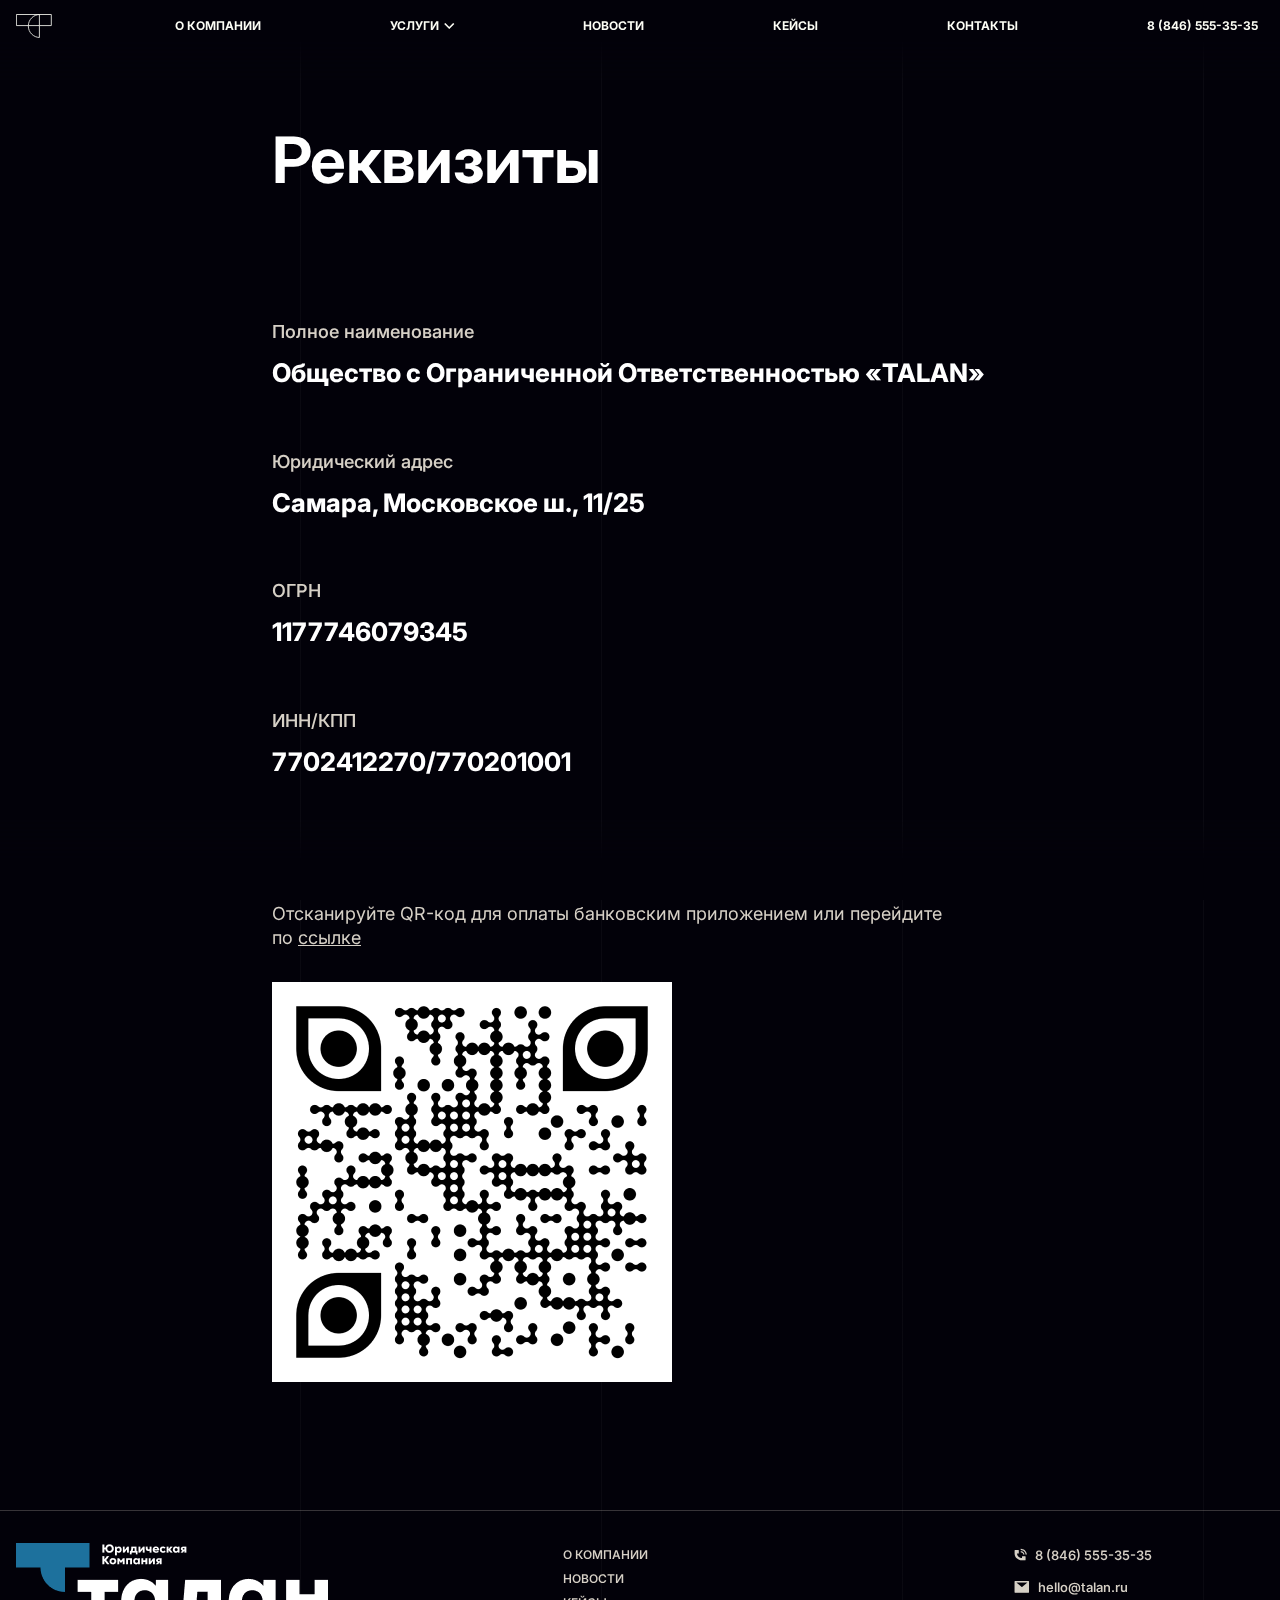
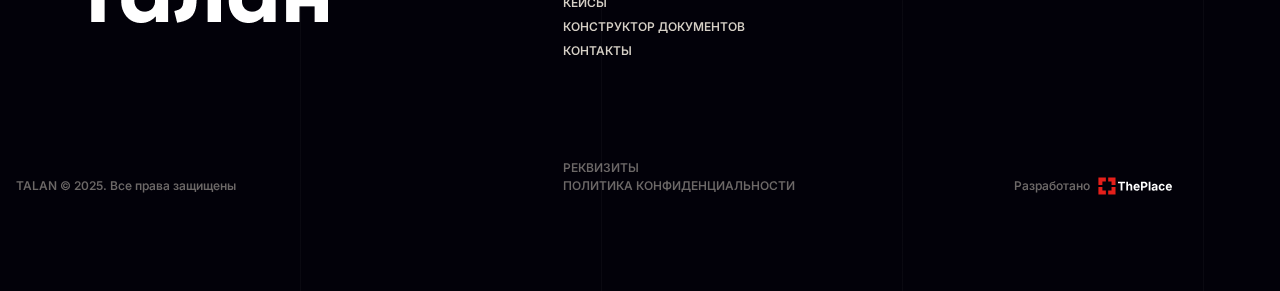
<file: pages/requisites.html>
<!DOCTYPE html>
<html lang="ru">
	<head>
		<meta charset="UTF-8" />
		<meta name="viewport" content="width=device-width, initial-scale=1.0" />
		<title>Талан - Реквизиты</title>
		<link rel="stylesheet" href="../styles/css/requisites-page.css" />
		<link rel="stylesheet" href="../media/icon-font/style.css" />
	</head>
	<body>
		<header class="header">
			<div class="header__container">
				<a class="header__logo-wrapper" href="../index.html">
					<svg class="header__logo" width="0" height="0" viewBox="0 0 65 43" fill="none" xmlns="http://www.w3.org/2000/svg">
						<g style="mix-blend-mode: difference">
							<path d="M63.75 0.75V20.75H42.25V42.2344C39.7811 42.1451 37.3457 41.6178 35.0596 40.6709C32.5421 39.6281 30.254 38.0997 28.3271 36.1729C26.5208 34.3665 25.0645 32.2429 24.0303 29.9102L23.8291 29.4404C22.7864 26.923 22.25 24.2248 22.25 21.5V20.75H0.75V0.75H63.75Z" stroke="white" stroke-width="1.5" />
							<path d="M42.25 20.75L22.2656 20.75C22.3549 18.2811 22.8822 15.8457 23.8291 13.5596C24.8719 11.0421 26.4003 8.75396 28.3271 6.82715C30.1335 5.02075 32.2571 3.56447 34.5898 2.53027L35.0596 2.3291C37.3457 1.38219 39.7811 0.853944 42.25 0.764648L42.25 20.75Z" stroke="white" stroke-width="1.5" />
						</g>
					</svg>
				</a>
				<ul class="header__nav" role="navigation">
					<li class="header__nav-item" data-hover-text="О компании"><a href="about.html">о Компании</a></li>
					<li class="header__nav-item header__nav-item--menu" data-dropdown-open data-hover-text="Услуги"><button>Услуги</button><i class="header__nav-item--icon icon-check-mark"></i></li>
					<li class="header__nav-item" data-hover-text="Новости"><a href="news.html">Новости</a></li>
					<li class="header__nav-item" data-hover-text="Кейсы"><a href="cases.html">Кейсы</a></li>
					<li class="header__nav-item" data-hover-text="Контакты"><a href="contacts.html">Контакты</a></li>
				</ul>
				<button class="header__tel" data-form-open data-hover-text="Заказать звонок">8 (846) 555-35-35</button>
				<div class="header__burger" data-touch-open role="button">
					<span></span>
				</div>
			</div>
		</header>
		<div id="dropdown" class="dropdown" role="dialog" aria-modal="true">
			<div class="dropdown__container">
				<div class="dropdown__closeBtn icon-cross" tabindex="0" role="button"></div>
				<ul class="dropdown__switcher switcher">
					<li class="dropdown__switcher-item switcher__item active" data-type="juridical" tabindex="0" role="button">Юридические лица</li>
					<li class="dropdown__switcher-item switcher__item" data-type="physical" tabindex="0" role="button">Физические лица</li>
					<li class="dropdown__switcher-indicator switcher__indicator"></li>
				</ul>
				<div class="dropdown__body">
					<ul class="dropdown__list" data-type="juridical">
						<li class="dropdown__item">
							<a href="service.html">Административное право</a>
							<picture class="dropdown__image-wrapper">
								<img class="dropdown__image" src="../media/content/img/services/service4.jpg" alt="#" />
							</picture>
						</li>
						<li class="dropdown__item">
							<a href="service.html">Антимонопольное право</a>
							<picture class="dropdown__image-wrapper">
								<img class="dropdown__image" src="../media/content/img/services/service4.jpg" alt="#" />
							</picture>
						</li>
						<li class="dropdown__item">
							<a href="service.html">Корпоративное право</a>
							<picture class="dropdown__image-wrapper">
								<img class="dropdown__image" src="../media/content/img/services/service4.jpg" alt="#" />
							</picture>
						</li>
						<li class="dropdown__item">
							<a href="service.html">Международные споры</a>
							<picture class="dropdown__image-wrapper">
								<img class="dropdown__image" src="../media/content/img/services/service4.jpg" alt="#" />
							</picture>
						</li>
						<li class="dropdown__item">
							<a href="service.html">Налоговое право</a>
							<picture class="dropdown__image-wrapper">
								<img class="dropdown__image" src="../media/content/img/services/service4.jpg" alt="#" />
							</picture>
						</li>
						<li class="dropdown__item">
							<a href="service.html">Семейные споры</a>
							<picture class="dropdown__image-wrapper">
								<img class="dropdown__image" src="../media/content/img/services/service4.jpg" alt="#" />
							</picture>
						</li>
						<li class="dropdown__item">
							<a href="service.html">Трудовое право</a>
							<picture class="dropdown__image-wrapper">
								<img class="dropdown__image" src="../media/content/img/services/service4.jpg" alt="#" />
							</picture>
						</li>
						<li class="dropdown__item">
							<a href="service.html">Финансы</a>
							<picture class="dropdown__image-wrapper">
								<img class="dropdown__image" src="../media/content/img/services/service4.jpg" alt="#" />
							</picture>
						</li>
					</ul>
					<ul class="dropdown__list" data-type="physical">
						<li class="dropdown__item">
							<a href="service.html">Конституционное право</a>
							<picture class="dropdown__image-wrapper">
								<img class="dropdown__image" src="../media/content/img/services/service4.jpg" alt="#" />
							</picture>
						</li>
						<li class="dropdown__item">
							<a href="./pages/service.html">Гражданское право</a>
							<picture class="dropdown__image-wrapper">
								<img class="dropdown__image" src="../media/content/img/services/service4.jpg" alt="#" />
							</picture>
						</li>
						<li class="dropdown__item">
							<a href="service.html">Корпоративное право</a>
							<picture class="dropdown__image-wrapper">
								<img class="dropdown__image" src="../media/content/img/services/service4.jpg" alt="#" />
							</picture>
						</li>
						<li class="dropdown__item">
							<a href="service.html">Международные споры</a>
							<picture class="dropdown__image-wrapper">
								<img class="dropdown__image" src="../media/content/img/services/service4.jpg" alt="#" />
							</picture>
						</li>
						<li class="dropdown__item">
							<a href="service.html">Налоговое право</a>
							<picture class="dropdown__image-wrapper">
								<img class="dropdown__image" src="../media/content/img/services/service4.jpg" alt="#" />
							</picture>
						</li>
						<li class="dropdown__item">
							<a href="service.html">Семейные споры</a>
							<picture class="dropdown__image-wrapper">
								<img class="dropdown__image" src="../media/content/img/services/service4.jpg" alt="#" />
							</picture>
						</li>
						<li class="dropdown__item">
							<a href="service.html">Трудовое право</a>
							<picture class="dropdown__image-wrapper">
								<img class="dropdown__image" src="../media/content/img/services/service4.jpg" alt="#" />
							</picture>
						</li>
						<li class="dropdown__item">
							<a href="service.html">Финансы</a>
							<picture class="dropdown__image-wrapper">
								<img class="dropdown__image" src="../media/content/img/services/service4.jpg" alt="#" />
							</picture>
						</li>
					</ul>
				</div>
			</div>
		</div>
		<dialog id="modal-form" class="modal-form">
			<div class="modal-form__container">
				<div class="modal-form__closeBtn icon-cross" tabindex="0" role="button"></div>
				<from class="modal-form__form">
					<div class="modal-form__title" role="heading">Расскажите нам о&nbsp;своей проблеме</div>
					<div class="modal-form__inputbox">
						<input class="modal-form__input" type="text" placeholder="Ваше имя" />
						<input class="modal-form__input" type="tel" required data-type="input-tel" placeholder="Номер телефона" />
						<div class="modal-form__select select" tabindex="0" role="combobox">
							<input id="input-service" class="modal-form__input modal-form__select-input select__input" type="text" placeholder="Услуга (опционально)" tabindex="-1" readonly />
							<i class="modal-form__select-icon select__icon icon-check-mark"></i>
							<ul class="modal-form__select-dropdown select__dropdown" role="listbox">
								<li class="modal-form__select-item select__item" role="option" tabindex="0">Административное право</li>
								<li class="modal-form__select-item select__item" role="option" tabindex="0">Антимонопольное право</li>
								<li class="modal-form__select-item select__item" role="option" tabindex="0">Интеллектуальная собственность</li>
								<li class="modal-form__select-item select__item" role="option" tabindex="0">Корпоративное право</li>
								<li class="modal-form__select-item select__item" role="option" tabindex="0">Международные споры</li>
								<li class="modal-form__select-item select__item" role="option" tabindex="0">Налоговое право</li>
								<li class="modal-form__select-item select__item" role="option" tabindex="0">Семейные споры</li>
								<li class="modal-form__select-item select__item" role="option" tabindex="0">Трудовое право</li>
								<li class="modal-form__select-item select__item" role="option" tabindex="0">Финансы</li>
								<li class="modal-form__select-item select__item" role="option" tabindex="0">Другое...</li>
							</ul>
						</div>
						<textarea class="modal-form__input modal-form__input--custom" placeholder="Опишите задачу (не обязательно)"></textarea>
					</div>
					<div>
						<p class="modal-form__footnote">Отправляя запрос, вы соглашаетесь с <a class="modal-form__footnote-link" href="privacy-policy.html">политикой конфиденциальности</a></p>
						<button class="modal-form__button" type="submit">Отправить запрос<i class="modal-form__button--icon icon-arrow"></i></button>
					</div>
				</from>
			</div>
		</dialog>
		<dialog id="touch-menu" class="touch-menu">
			<div class="touch-menu__container">
				<div class="touch-menu__closeBtn icon-cross" tabindex="0" role="button"></div>
				<ul class="touch-menu__list">
					<li class="touch-menu__item"><a href="about.html">о Компании</a></li>
					<li class="touch-menu__item"><button data-dropdown-open>Услуги</button><i class="touch-menu__item--icon icon-check-mark"></i></li>
					<li class="touch-menu__item"><a href="news.html">Новости</a></li>
					<li class="touch-menu__item"><a href="cases.html">Кейсы</a></li>
					<li class="touch-menu__item"><a href="contacts.html">Контакты</a></li>
					<li class="touch-menu__item"><button data-form-open>Заказать звонок</button></li>
				</ul>
			</div>
		</dialog>
		<main>
			<section class="requisites">
				<div class="requisites__container">
					<h1 class="requisites__title">Реквизиты</h1>
					<div class="requisites__itembox">
						<ul class="requisites__item">
							<li class="requisites__item--title">Полное наименование</li>
							<li class="requisites__item--text">Общество с Ограниченной Ответственностью «TALAN»</li>
						</ul>
						<ul class="requisites__item">
							<li class="requisites__item--title">Юридический адрес</li>
							<li class="requisites__item--text">Самара, Московское ш., 11/25</li>
						</ul>
						<ul class="requisites__item">
							<li class="requisites__item--title">ОГРН</li>
							<li class="requisites__item--text">1177746079345</li>
						</ul>
						<ul class="requisites__item">
							<li class="requisites__item--title">ИНН/КПП</li>
							<li class="requisites__item--text">7702412270/770201001</li>
						</ul>
					</div>
					<div class="requisites__hint">
						<p class="requisites__hint-text">Отсканируйте QR-код для оплаты банковским приложением или перейдите по&nbsp;<a class="requisites__hint-link" href="#" target="_blank">ссылке</a></p>
						<picture class="requisites__hint-qr-wrapper">
							<img class="requisites__hint-qr" src="../media/services/qr-payment.png" alt="qr-код для оплаты" />
						</picture>
					</div>
				</div>
			</section>
		</main>
		<footer class="footer">
			<div class="footer__container">
				<div class="footer__body">
					<a href="../index.html">
						<picture class="footer__logo">
							<!-- <source srcset="../media/services/logo-fill.svg" media="(max-width: 1100px)" /> -->
							<img src="../media/services/logo-full.png" alt="#" />
						</picture>
					</a>
					<ul class="footer__nav" role="navigation">
						<li class="footer__nav-item"><a href="about.html">О Компании</a></li>
						<li class="footer__nav-item"><a href="news.html">Новости</a></li>
						<li class="footer__nav-item"><a href="cases.html">Кейсы</a></li>
						<li class="footer__nav-item"><a href="docs-builder.html">Конструктор документов</a></li>
						<li class="footer__nav-item"><a href="contacts.html">Контакты</a></li>
					</ul>
					<ul class="footer__connection">
						<li class="footer__connection-item">
							<i class="footer__connection-item--icon icon-tel"></i>
							<a href="tel:+78465553535">8 (846) 555-35-35</a>
						</li>
						<li class="footer__connection-item">
							<i class="footer__connection-item--icon icon-mail"></i>
							<a href="mailto:hello@talan.ru" target="_blank">hello@talan.ru</a>
						</li>
					</ul>
				</div>
				<div class="footer__info">
					<div class="footer__privacy">TALAN &copy; 2025. Все права защищены</div>
					<ul class="footer__linksbox">
						<li class="footer__link"><a target="_blank" href="requisites.html">Реквизиты</a></li>
						<li class="footer__link"><a target="_blank" href="privacy-policy.html">Политика конфиденциальности</a></li>
					</ul>
					<a href="https://intheplace.ru" class="footer__dev-label">Разработано<img src="../media/services/label.svg" alt="ThePlace" /></a>
				</div>
			</div>
		</footer>
		<script src="../js/components/numberMask.js"></script>
		<script src="../js/components/modals.js"></script>
		<script src="../js/components/select.js"></script>
	</body>
</html>
</file>
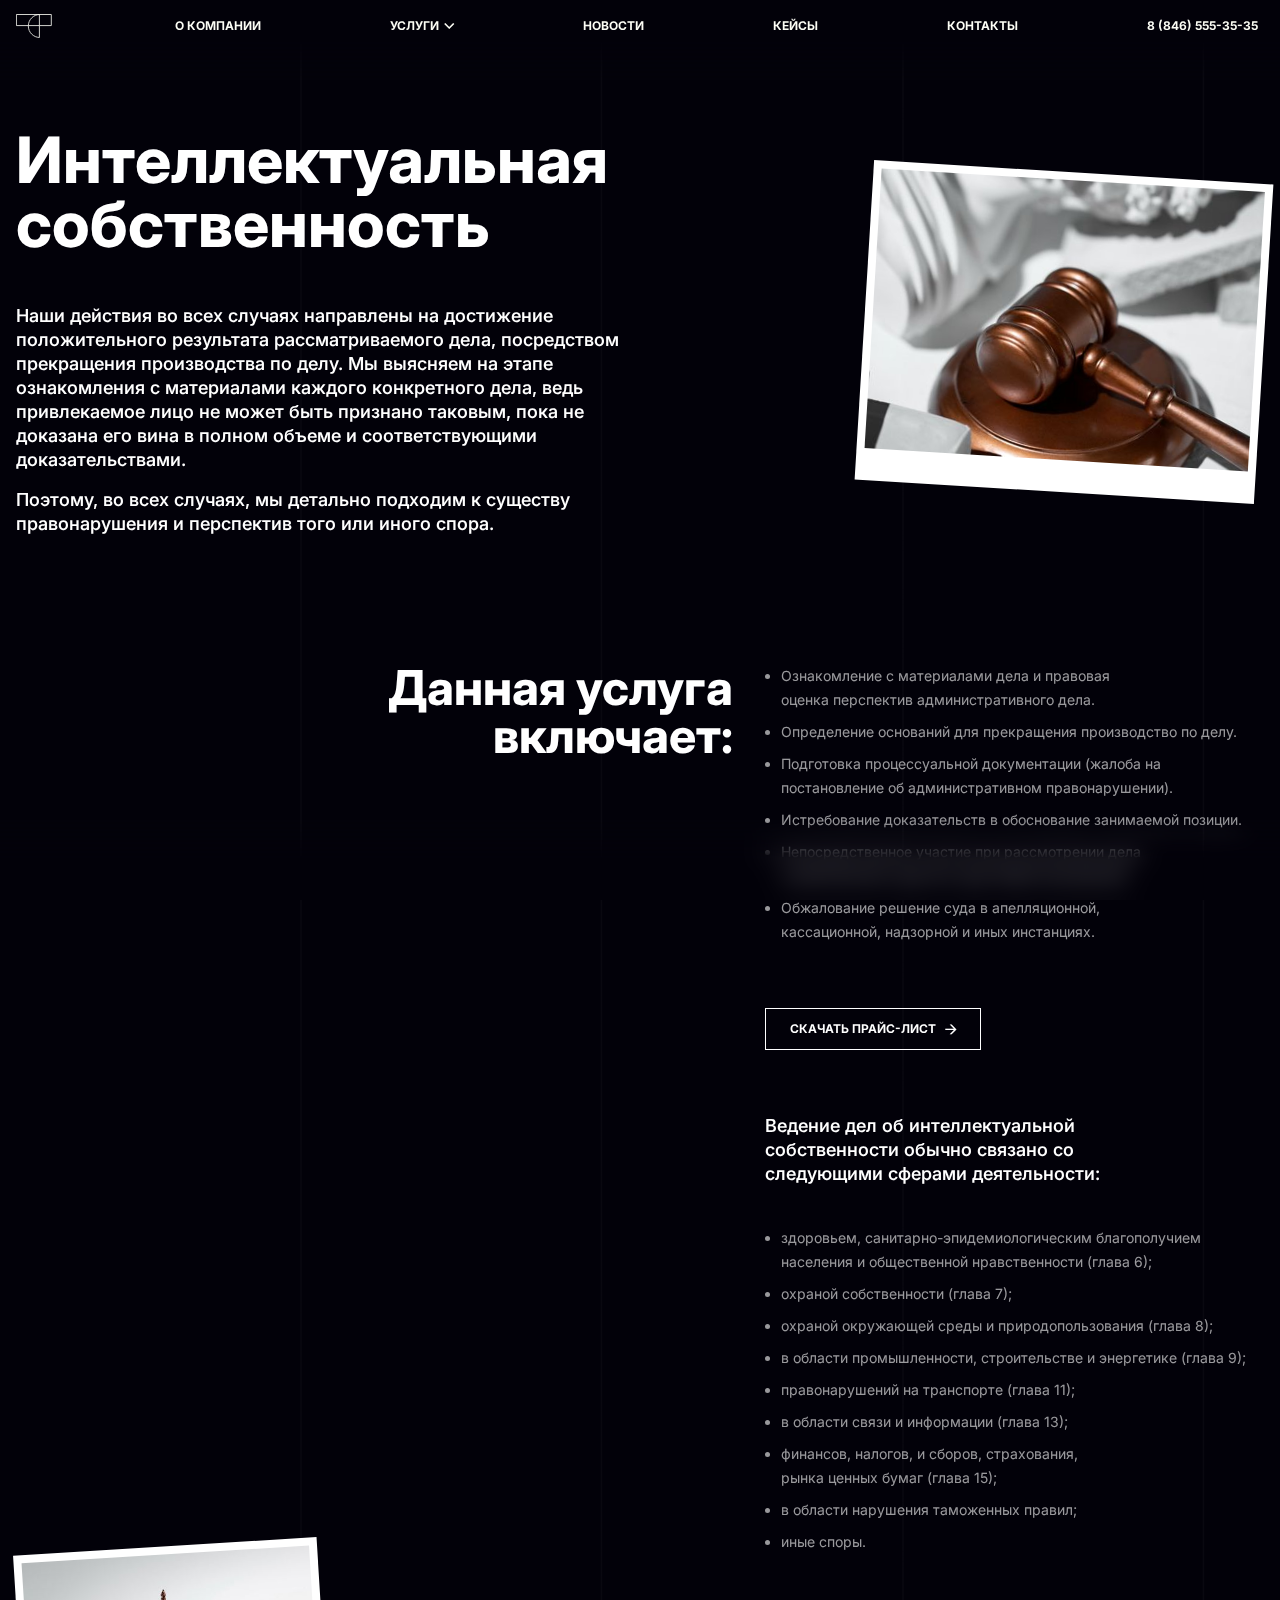
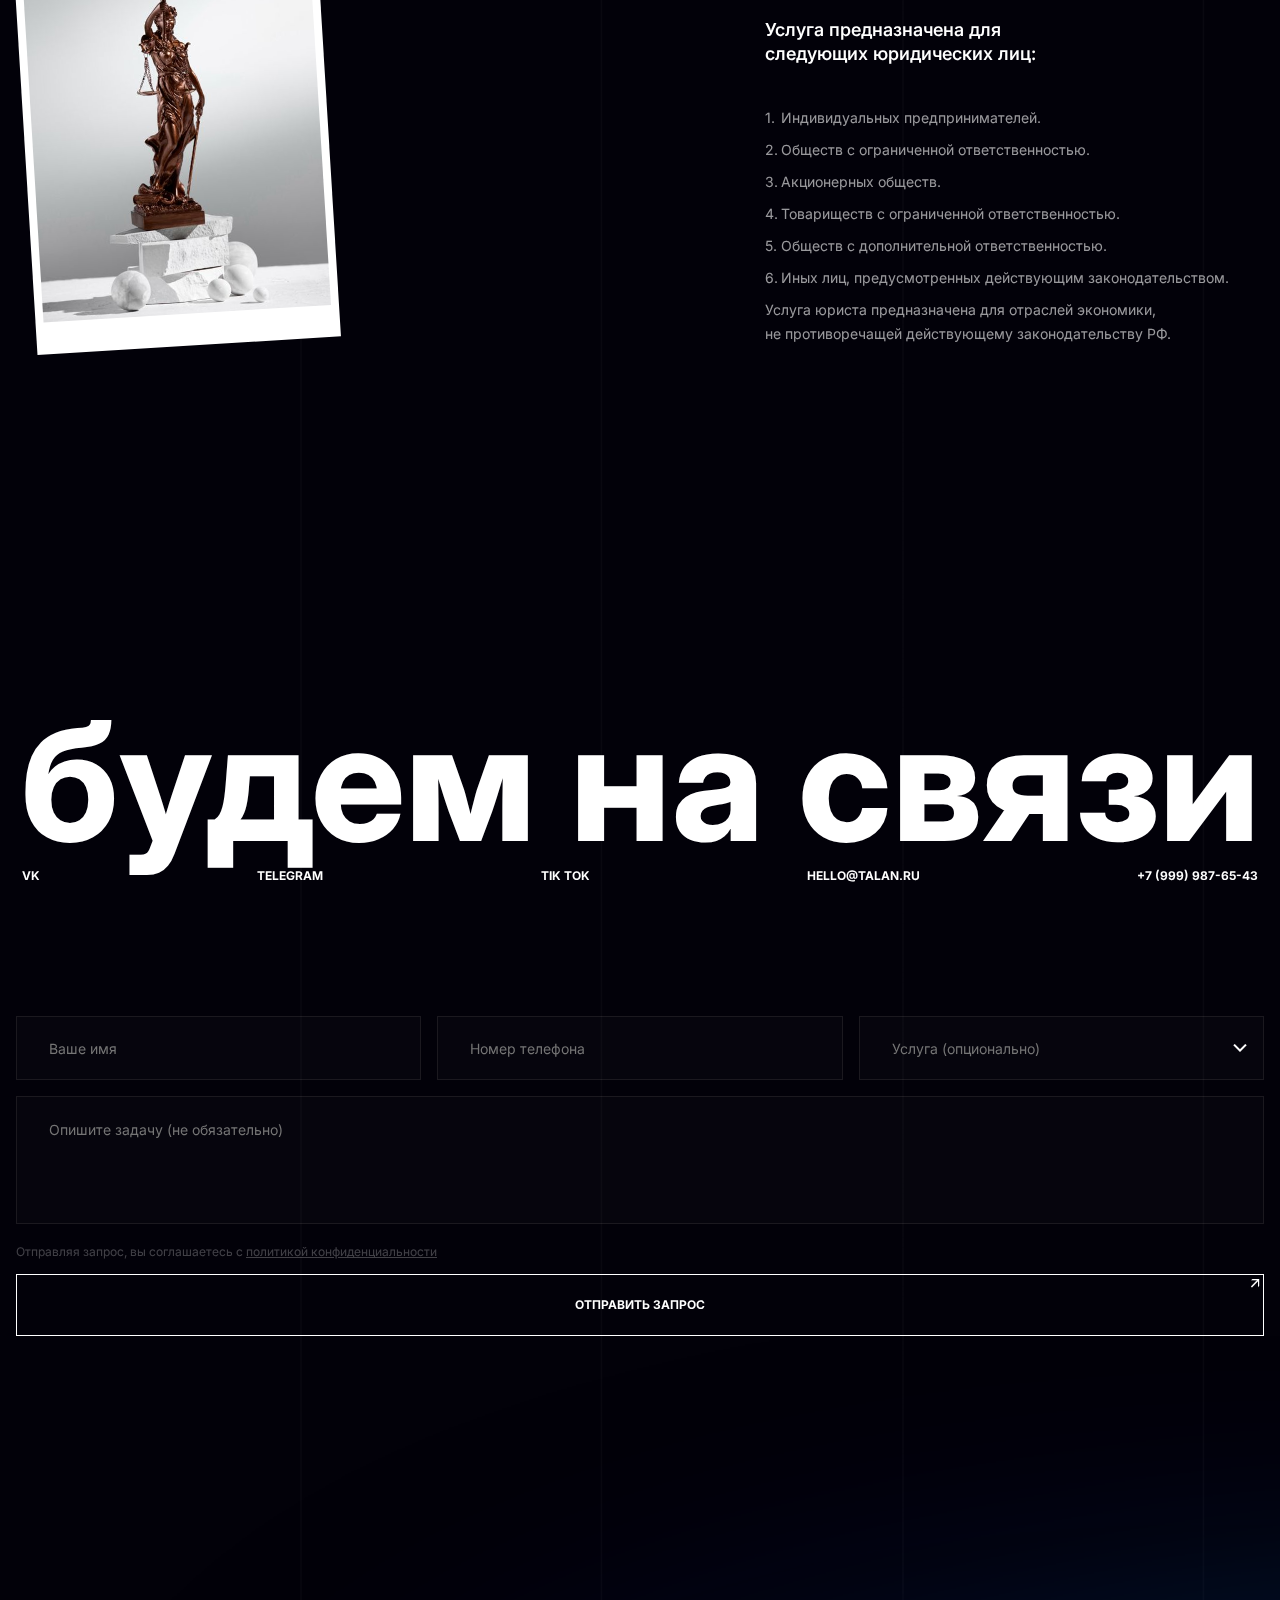
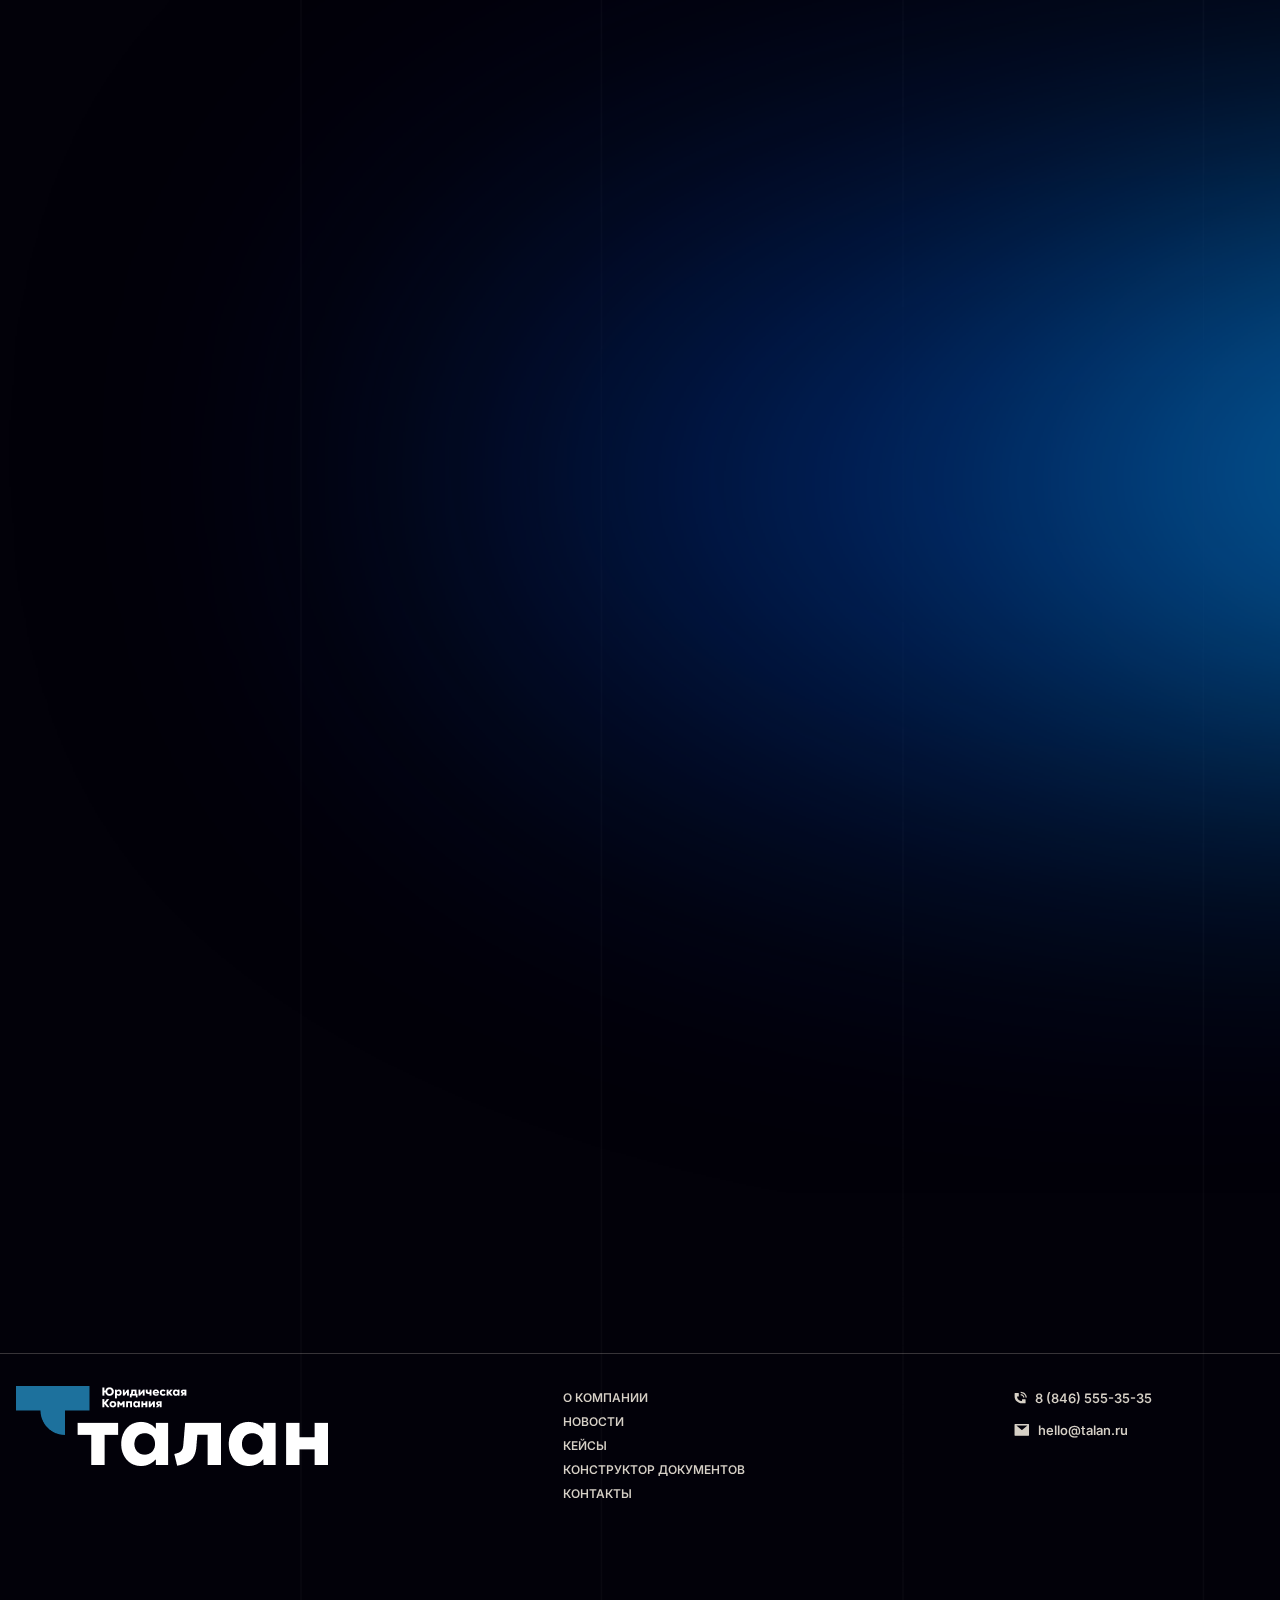
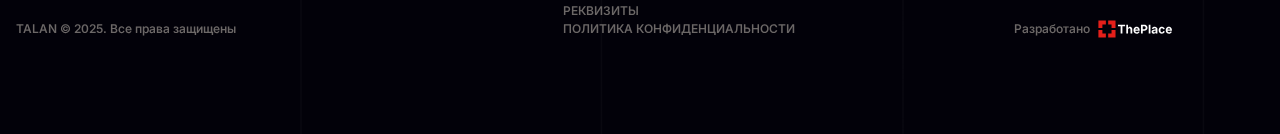
<file: pages/service.html>
<!DOCTYPE html>
<html lang="ru">
	<head>
		<meta charset="UTF-8" />
		<meta name="viewport" content="width=device-width, initial-scale=1.0" />
		<title>Талан - Юридическая компания</title>
		<link rel="stylesheet" href="../styles/css/service-page.css" />
		<link rel="stylesheet" href="../media/icon-font/style.css" />
	</head>
	<body>
		<header class="header">
			<div class="header__container">
				<a class="header__logo-wrapper" href="../index.html">
					<svg class="header__logo" width="0" height="0" viewBox="0 0 65 43" fill="none" xmlns="http://www.w3.org/2000/svg">
						<g style="mix-blend-mode: difference">
							<path d="M63.75 0.75V20.75H42.25V42.2344C39.7811 42.1451 37.3457 41.6178 35.0596 40.6709C32.5421 39.6281 30.254 38.0997 28.3271 36.1729C26.5208 34.3665 25.0645 32.2429 24.0303 29.9102L23.8291 29.4404C22.7864 26.923 22.25 24.2248 22.25 21.5V20.75H0.75V0.75H63.75Z" stroke="white" stroke-width="1.5" />
							<path d="M42.25 20.75L22.2656 20.75C22.3549 18.2811 22.8822 15.8457 23.8291 13.5596C24.8719 11.0421 26.4003 8.75396 28.3271 6.82715C30.1335 5.02075 32.2571 3.56447 34.5898 2.53027L35.0596 2.3291C37.3457 1.38219 39.7811 0.853944 42.25 0.764648L42.25 20.75Z" stroke="white" stroke-width="1.5" />
						</g>
					</svg>
				</a>
				<ul class="header__nav" role="navigation">
					<li class="header__nav-item" data-hover-text="О компании"><a href="about.html">о Компании</a></li>
					<li class="header__nav-item header__nav-item--menu" data-dropdown-open data-hover-text="Услуги"><button>Услуги</button><i class="header__nav-item--icon icon-check-mark"></i></li>
					<li class="header__nav-item" data-hover-text="Новости"><a href="news.html">Новости</a></li>
					<li class="header__nav-item" data-hover-text="Кейсы"><a href="cases.html">Кейсы</a></li>
					<li class="header__nav-item" data-hover-text="Контакты"><a href="contacts.html">Контакты</a></li>
				</ul>
				<button class="header__tel" data-form-open data-hover-text="Заказать звонок">8 (846) 555-35-35</button>
				<div class="header__burger" data-touch-open role="button">
					<span></span>
				</div>
			</div>
		</header>
		<div id="dropdown" class="dropdown" role="dialog" aria-modal="true">
			<div class="dropdown__container">
				<div class="dropdown__closeBtn icon-cross" tabindex="0" role="button"></div>
				<ul class="dropdown__switcher switcher">
					<li class="dropdown__switcher-item switcher__item active" data-type="juridical" tabindex="0" role="button">Юридические лица</li>
					<li class="dropdown__switcher-item switcher__item" data-type="physical" tabindex="0" role="button">Физические лица</li>
					<li class="dropdown__switcher-indicator switcher__indicator"></li>
				</ul>
				<div class="dropdown__body">
					<ul class="dropdown__list" data-type="juridical">
						<li class="dropdown__item">
							<a href="service.html">Административное право</a>
							<picture class="dropdown__image-wrapper">
								<img class="dropdown__image" src="../media/content/img/services/service4.jpg" alt="#" />
							</picture>
						</li>
						<li class="dropdown__item">
							<a href="service.html">Антимонопольное право</a>
							<picture class="dropdown__image-wrapper">
								<img class="dropdown__image" src="../media/content/img/services/service4.jpg" alt="#" />
							</picture>
						</li>
						<li class="dropdown__item">
							<a href="service.html">Корпоративное право</a>
							<picture class="dropdown__image-wrapper">
								<img class="dropdown__image" src="../media/content/img/services/service4.jpg" alt="#" />
							</picture>
						</li>
						<li class="dropdown__item">
							<a href="service.html">Международные споры</a>
							<picture class="dropdown__image-wrapper">
								<img class="dropdown__image" src="../media/content/img/services/service4.jpg" alt="#" />
							</picture>
						</li>
						<li class="dropdown__item">
							<a href="service.html">Налоговое право</a>
							<picture class="dropdown__image-wrapper">
								<img class="dropdown__image" src="../media/content/img/services/service4.jpg" alt="#" />
							</picture>
						</li>
						<li class="dropdown__item">
							<a href="service.html">Семейные споры</a>
							<picture class="dropdown__image-wrapper">
								<img class="dropdown__image" src="../media/content/img/services/service4.jpg" alt="#" />
							</picture>
						</li>
						<li class="dropdown__item">
							<a href="service.html">Трудовое право</a>
							<picture class="dropdown__image-wrapper">
								<img class="dropdown__image" src="../media/content/img/services/service4.jpg" alt="#" />
							</picture>
						</li>
						<li class="dropdown__item">
							<a href="service.html">Финансы</a>
							<picture class="dropdown__image-wrapper">
								<img class="dropdown__image" src="../media/content/img/services/service4.jpg" alt="#" />
							</picture>
						</li>
					</ul>
					<ul class="dropdown__list" data-type="physical">
						<li class="dropdown__item">
							<a href="service.html">Конституционное право</a>
							<picture class="dropdown__image-wrapper">
								<img class="dropdown__image" src="../media/content/img/services/service4.jpg" alt="#" />
							</picture>
						</li>
						<li class="dropdown__item">
							<a href="./pages/service.html">Гражданское право</a>
							<picture class="dropdown__image-wrapper">
								<img class="dropdown__image" src="../media/content/img/services/service4.jpg" alt="#" />
							</picture>
						</li>
						<li class="dropdown__item">
							<a href="service.html">Корпоративное право</a>
							<picture class="dropdown__image-wrapper">
								<img class="dropdown__image" src="../media/content/img/services/service4.jpg" alt="#" />
							</picture>
						</li>
						<li class="dropdown__item">
							<a href="service.html">Международные споры</a>
							<picture class="dropdown__image-wrapper">
								<img class="dropdown__image" src="../media/content/img/services/service4.jpg" alt="#" />
							</picture>
						</li>
						<li class="dropdown__item">
							<a href="service.html">Налоговое право</a>
							<picture class="dropdown__image-wrapper">
								<img class="dropdown__image" src="../media/content/img/services/service4.jpg" alt="#" />
							</picture>
						</li>
						<li class="dropdown__item">
							<a href="service.html">Семейные споры</a>
							<picture class="dropdown__image-wrapper">
								<img class="dropdown__image" src="../media/content/img/services/service4.jpg" alt="#" />
							</picture>
						</li>
						<li class="dropdown__item">
							<a href="service.html">Трудовое право</a>
							<picture class="dropdown__image-wrapper">
								<img class="dropdown__image" src="../media/content/img/services/service4.jpg" alt="#" />
							</picture>
						</li>
						<li class="dropdown__item">
							<a href="service.html">Финансы</a>
							<picture class="dropdown__image-wrapper">
								<img class="dropdown__image" src="../media/content/img/services/service4.jpg" alt="#" />
							</picture>
						</li>
					</ul>
				</div>
			</div>
		</div>
		<dialog id="modal-form" class="modal-form">
			<div class="modal-form__container">
				<div class="modal-form__closeBtn icon-cross" tabindex="0" role="button"></div>
				<from class="modal-form__form">
					<div class="modal-form__title" role="heading">Расскажите нам о&nbsp;своей проблеме</div>
					<div class="modal-form__inputbox">
						<input class="modal-form__input" type="text" placeholder="Ваше имя" />
						<input class="modal-form__input" type="tel" required data-type="input-tel" placeholder="Номер телефона" />
						<div class="modal-form__select select" tabindex="0" role="combobox">
							<input id="input-service" class="modal-form__input modal-form__select-input select__input" type="text" placeholder="Услуга (опционально)" tabindex="-1" readonly />
							<i class="modal-form__select-icon select__icon icon-check-mark"></i>
							<ul class="modal-form__select-dropdown select__dropdown" role="listbox">
								<li class="modal-form__select-item select__item" role="option" tabindex="0">Административное право</li>
								<li class="modal-form__select-item select__item" role="option" tabindex="0">Антимонопольное право</li>
								<li class="modal-form__select-item select__item" role="option" tabindex="0">Интеллектуальная собственность</li>
								<li class="modal-form__select-item select__item" role="option" tabindex="0">Корпоративное право</li>
								<li class="modal-form__select-item select__item" role="option" tabindex="0">Международные споры</li>
								<li class="modal-form__select-item select__item" role="option" tabindex="0">Налоговое право</li>
								<li class="modal-form__select-item select__item" role="option" tabindex="0">Семейные споры</li>
								<li class="modal-form__select-item select__item" role="option" tabindex="0">Трудовое право</li>
								<li class="modal-form__select-item select__item" role="option" tabindex="0">Финансы</li>
								<li class="modal-form__select-item select__item" role="option" tabindex="0">Другое...</li>
							</ul>
						</div>
						<textarea class="modal-form__input modal-form__input--custom" placeholder="Опишите задачу (не обязательно)"></textarea>
					</div>
					<div>
						<p class="modal-form__footnote">Отправляя запрос, вы соглашаетесь с <a class="modal-form__footnote-link" href="privacy-policy.html">политикой конфиденциальности</a></p>
						<button class="modal-form__button" type="submit">Отправить запрос<i class="modal-form__button--icon icon-arrow"></i></button>
					</div>
				</from>
			</div>
		</dialog>
		<dialog id="touch-menu" class="touch-menu">
			<div class="touch-menu__container">
				<div class="touch-menu__closeBtn icon-cross" tabindex="0" role="button"></div>
				<ul class="touch-menu__list">
					<li class="touch-menu__item"><a href="about.html">о Компании</a></li>
					<li class="touch-menu__item"><button data-dropdown-open>Услуги</button><i class="touch-menu__item--icon icon-check-mark"></i></li>
					<li class="touch-menu__item"><a href="news.html">Новости</a></li>
					<li class="touch-menu__item"><a href="cases.html">Кейсы</a></li>
					<li class="touch-menu__item"><a href="contacts.html">Контакты</a></li>
					<li class="touch-menu__item"><button data-form-open>Заказать звонок</button></li>
				</ul>
			</div>
		</dialog>
		<main>
			<section class="service">
				<div class="service__container">
					<div class="service__header">
						<div class="service__titlebox">
							<h1 class="service__title">Интеллектуальная собственность</h1>
							<ul class="service__subtitle">
								<li class="service__subtitle-item">
									Наши действия во всех случаях направлены на достижение положительного результата рассматриваемого дела, посредством прекращения производства по делу. Мы выясняем на этапе ознакомления с материалами каждого конкретного дела, ведь привлекаемое лицо не может быть признано таковым, пока не доказана его вина в полном объеме и соответствующими доказательствами.
								</li>
								<li class="service__subtitle-item">Поэтому, во всех случаях, мы детально подходим к существу правонарушения и перспектив того или иного спора.</li>
							</ul>
						</div>
						<div class="service__header-imagebox">
							<picture class="service__header-image-wrapper">
								<img class="service__header-image" src="../media/content/img/services/service4.jpg" alt="#" />
							</picture>
						</div>
					</div>
					<div class="service__body">
						<div class="service__body-imagebox">
							<picture class="service__body-image-wrapper">
								<img class="service__body-image" src="../media/content/img/services/service3.jpg" alt="#" />
							</picture>
						</div>
						<div class="service__desc-container">
							<h2 class="service__desc">Данная услуга<br />включает:</h2>
						</div>
						<div class="service__content">
							<ul class="service__list">
								<li class="service__list-item service__list-item--marked">Ознакомление с материалами дела и правовая оценка перспектив административного дела.</li>
								<li class="service__list-item service__list-item--marked">Определение оснований для прекращения производство по делу.</li>
								<li class="service__list-item service__list-item--marked">Подготовка процессуальной документации (жалоба на постановление об административном правонарушении).</li>
								<li class="service__list-item service__list-item--marked">Истребование доказательств в обоснование занимаемой позиции.</li>
								<li class="service__list-item service__list-item--marked">Непосредственное участие при рассмотрении дела в арбитражном суде или суде общей юрисдикции.</li>
								<li class="service__list-item service__list-item--marked">Обжалование решение суда в апелляционной, кассационной, надзорной и иных инстанциях.</li>
							</ul>
							<a class="service__button" href="#">Скачать прайс-лист<i class="service__button--icon icon-arrow"></i></a>
							<ul class="service__list">
								<li class="service__list-item service__list-item--title">Ведение дел об интеллектуальной собственности обычно связано со следующими сферами деятельности:</li>
								<li class="service__list-item service__list-item--marked">здоровьем, санитарно-эпидемиологическим благополучием населения и общественной нравственности (глава 6);</li>
								<li class="service__list-item service__list-item--marked">охраной собственности (глава 7);</li>
								<li class="service__list-item service__list-item--marked">охраной окружающей среды и природопользования (глава 8);</li>
								<li class="service__list-item service__list-item--marked">в области промышленности, строительстве и энергетике (глава 9);</li>
								<li class="service__list-item service__list-item--marked">правонарушений на транспорте (глава 11);</li>
								<li class="service__list-item service__list-item--marked">в области связи и информации (глава 13);</li>
								<li class="service__list-item service__list-item--marked">финансов, налогов, и сборов, страхования, рынка ценных бумаг (глава 15);</li>
								<li class="service__list-item service__list-item--marked">в области нарушения таможенных правил;</li>
								<li class="service__list-item service__list-item--marked">иные споры.</li>
							</ul>
							<ul class="service__list">
								<li class="service__list-item service__list-item--title">Услуга предназначена для следующих юридических лиц:</li>
								<li class="service__list-item service__list-item--marked-number">Индивидуальных предпринимателей.</li>
								<li class="service__list-item service__list-item--marked-number">Обществ с ограниченной ответственностью.</li>
								<li class="service__list-item service__list-item--marked-number">Акционерных обществ.</li>
								<li class="service__list-item service__list-item--marked-number">Товариществ с ограниченной ответственностью.</li>
								<li class="service__list-item service__list-item--marked-number">Обществ с дополнительной ответственностью.</li>
								<li class="service__list-item service__list-item--marked-number">Иных лиц, предусмотренных действующим законодательством.</li>
								<li class="service__list-item service__list-item">Услуга юриста предназначена для отраслей экономики, не противоречащей действующему законодательству РФ.</li>
							</ul>
						</div>
					</div>
				</div>
			</section>
			<section class="connection">
				<div class="connection__container">
					<div class="connection__titlebox">
						<h2 class="connection__title">Будем на связи</h2>
						<ul class="connection__links">
							<li><a class="connection__links-item" data-hover-text="vk" target="_blank" href="https://vk.com">vk</a></li>
							<li><a class="connection__links-item" data-hover-text="telegram" target="_blank" href="https://web.telegram.org">telegram</a></li>
							<li><a class="connection__links-item" data-hover-text="tik tok" target="_blank" href="https://www.tiktok.com">tik tok</a></li>
							<li><a class="connection__links-item" data-hover-text="hello@talan.ru" target="_blank" href="mailto:hello@talan.ru">hello@talan.ru</a></li>
							<li><a class="connection__links-item" data-hover-text="+7 (999) 987-65-43" target="_blank" href="tel:+79999876543">+7 (999) 987-65-43</a></li>
						</ul>
					</div>
					<form class="connection__form" action="">
						<div class="connection__inputbox">
							<div class="connection__input-wrapper">
								<input id="input-name" class="connection__input" type="text" required placeholder="Ваше имя" />
							</div>
							<div class="connection__input-wrapper">
								<input id="input-tel" class="connection__input" type="tel" data-type="input-tel" required placeholder="Номер телефона" />
							</div>
							<div class="connection__select select" tabindex="0" role="combobox">
								<input id="input-service" class="connection__input connection__select-input select__input" type="text" placeholder="Услуга (опционально)" tabindex="-1" readonly />
								<i class="connection__select-icon select__icon icon-check-mark"></i>
								<ul class="connection__select-dropdown select__dropdown" role="listbox">
									<li class="connection__select-item select__item" role="option" tabindex="0">Административное право</li>
									<li class="connection__select-item select__item" role="option" tabindex="0">Антимонопольное право</li>
									<li class="connection__select-item select__item" role="option" tabindex="0">Интеллектуальная собственность</li>
									<li class="connection__select-item select__item" role="option" tabindex="0">Корпоративное право</li>
									<li class="connection__select-item select__item" role="option" tabindex="0">Международные споры</li>
									<li class="connection__select-item select__item" role="option" tabindex="0">Налоговое право</li>
									<li class="connection__select-item select__item" role="option" tabindex="0">Семейные споры</li>
									<li class="connection__select-item select__item" role="option" tabindex="0">Трудовое право</li>
									<li class="connection__select-item select__item" role="option" tabindex="0">Финансы</li>
									<li class="connection__select-item select__item" role="option" tabindex="0">Другое...</li>
								</ul>
							</div>
							<div class="connection__inputr connection__input-wrapper--custom">
								<textarea id="input-comment" class="connection__input connection__input--custom" placeholder="Опишите задачу (не обязательно)"></textarea>
							</div>
						</div>
						<p class="connection__footnote">Отправляя запрос, вы соглашаетесь с <a class="connection__footnote-link" target="_blank" href="privacy-policy.html">политикой конфиденциальности</a></p>
						<button class="connection__button" type="submit">Отправить запрос<i class="connection__button--icon icon-arrow"></i></button>
					</form>
				</div>
				<div class="blobs-wrapper">
					<img src="../media/services/blobs.svg" alt="" class="blobs" />
				</div>
			</section>
		</main>
		<footer class="footer">
			<div class="footer__container">
				<div class="footer__body">
					<a href="../index.html">
						<picture class="footer__logo">
							<!-- <source srcset="../media/services/logo-fill.svg" media="(max-width: 1100px)" /> -->
							<img src="../media/services/logo-full.png" alt="#" />
						</picture>
					</a>
					<ul class="footer__nav" role="navigation">
						<li class="footer__nav-item"><a href="about.html">О Компании</a></li>
						<li class="footer__nav-item"><a href="news.html">Новости</a></li>
						<li class="footer__nav-item"><a href="cases.html">Кейсы</a></li>
						<li class="footer__nav-item"><a href="docs-builder.html">Конструктор документов</a></li>
						<li class="footer__nav-item"><a href="contacts.html">Контакты</a></li>
					</ul>
					<ul class="footer__connection">
						<li class="footer__connection-item">
							<i class="footer__connection-item--icon icon-tel"></i>
							<a href="tel:+78465553535">8 (846) 555-35-35</a>
						</li>
						<li class="footer__connection-item">
							<i class="footer__connection-item--icon icon-mail"></i>
							<a href="mailto:hello@talan.ru" target="_blank">hello@talan.ru</a>
						</li>
					</ul>
				</div>
				<div class="footer__info">
					<div class="footer__privacy">TALAN &copy; 2025. Все права защищены</div>
					<ul class="footer__linksbox">
						<li class="footer__link"><a target="_blank" href="requisites.html">Реквизиты</a></li>
						<li class="footer__link"><a target="_blank" href="privacy-policy.html">Политика конфиденциальности</a></li>
					</ul>
					<a href="https://intheplace.ru" class="footer__dev-label">Разработано<img src="../media/services/label.svg" alt="ThePlace" /></a>
				</div>
			</div>
		</footer>
		<script src="../js/components/numberMask.js"></script>
		<script src="../js/components/modals.js"></script>
		<script src="../js/components/select.js"></script>
	</body>
</html>
</file>
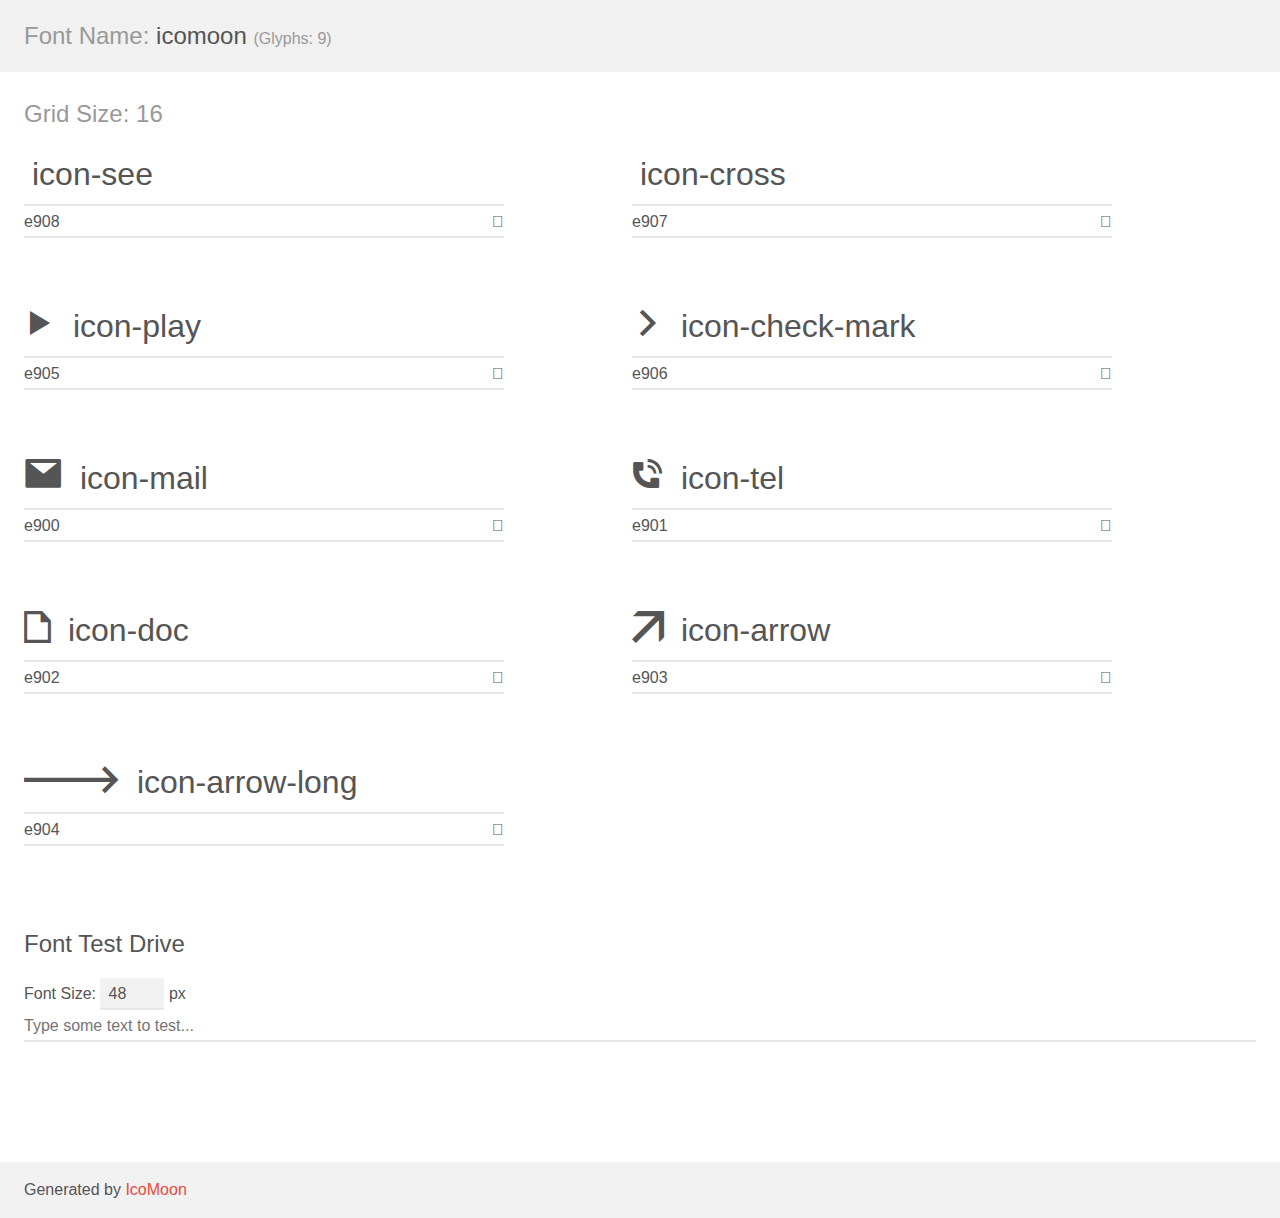
<file: media/icon-font/demo.html>
<!doctype html>
<html>
<head>
    <meta charset="utf-8">
    <title>IcoMoon Demo</title>
    <meta name="description" content="An Icon Font Generated By IcoMoon.io">
    <meta name="viewport" content="width=device-width, initial-scale=1">
    <link rel="stylesheet" href="demo-files/demo.css">
    <link rel="stylesheet" href="style.css"></head>
<body>
    <div class="bgc1 clearfix">
        <h1 class="mhmm mvm"><span class="fgc1">Font Name:</span> icomoon <small class="fgc1">(Glyphs:&nbsp;9)</small></h1>
    </div>
    <div class="clearfix mhl ptl">
        <h1 class="mvm mtn fgc1">Grid Size: 16</h1>
        <div class="glyph fs1">
            <div class="clearfix bshadow0 pbs">
                <span class="icon-see"></span>
                <span class="mls"> icon-see</span>
            </div>
            <fieldset class="fs0 size1of1 clearfix hidden-false">
                <input type="text" readonly value="e908" class="unit size1of2" />
                <input type="text" maxlength="1" readonly value="&#xe908;" class="unitRight size1of2 talign-right" />
            </fieldset>
            <div class="fs0 bshadow0 clearfix hidden-true">
                <span class="unit pvs fgc1">liga: </span>
                <input type="text" readonly value="" class="liga unitRight" />
            </div>
        </div>
        <div class="glyph fs1">
            <div class="clearfix bshadow0 pbs">
                <span class="icon-cross"></span>
                <span class="mls"> icon-cross</span>
            </div>
            <fieldset class="fs0 size1of1 clearfix hidden-false">
                <input type="text" readonly value="e907" class="unit size1of2" />
                <input type="text" maxlength="1" readonly value="&#xe907;" class="unitRight size1of2 talign-right" />
            </fieldset>
            <div class="fs0 bshadow0 clearfix hidden-true">
                <span class="unit pvs fgc1">liga: </span>
                <input type="text" readonly value="" class="liga unitRight" />
            </div>
        </div>
        <div class="glyph fs1">
            <div class="clearfix bshadow0 pbs">
                <span class="icon-play"></span>
                <span class="mls"> icon-play</span>
            </div>
            <fieldset class="fs0 size1of1 clearfix hidden-false">
                <input type="text" readonly value="e905" class="unit size1of2" />
                <input type="text" maxlength="1" readonly value="&#xe905;" class="unitRight size1of2 talign-right" />
            </fieldset>
            <div class="fs0 bshadow0 clearfix hidden-true">
                <span class="unit pvs fgc1">liga: </span>
                <input type="text" readonly value="" class="liga unitRight" />
            </div>
        </div>
        <div class="glyph fs1">
            <div class="clearfix bshadow0 pbs">
                <span class="icon-check-mark"></span>
                <span class="mls"> icon-check-mark</span>
            </div>
            <fieldset class="fs0 size1of1 clearfix hidden-false">
                <input type="text" readonly value="e906" class="unit size1of2" />
                <input type="text" maxlength="1" readonly value="&#xe906;" class="unitRight size1of2 talign-right" />
            </fieldset>
            <div class="fs0 bshadow0 clearfix hidden-true">
                <span class="unit pvs fgc1">liga: </span>
                <input type="text" readonly value="" class="liga unitRight" />
            </div>
        </div>
        <div class="glyph fs1">
            <div class="clearfix bshadow0 pbs">
                <span class="icon-mail"></span>
                <span class="mls"> icon-mail</span>
            </div>
            <fieldset class="fs0 size1of1 clearfix hidden-false">
                <input type="text" readonly value="e900" class="unit size1of2" />
                <input type="text" maxlength="1" readonly value="&#xe900;" class="unitRight size1of2 talign-right" />
            </fieldset>
            <div class="fs0 bshadow0 clearfix hidden-true">
                <span class="unit pvs fgc1">liga: </span>
                <input type="text" readonly value="" class="liga unitRight" />
            </div>
        </div>
        <div class="glyph fs1">
            <div class="clearfix bshadow0 pbs">
                <span class="icon-tel"></span>
                <span class="mls"> icon-tel</span>
            </div>
            <fieldset class="fs0 size1of1 clearfix hidden-false">
                <input type="text" readonly value="e901" class="unit size1of2" />
                <input type="text" maxlength="1" readonly value="&#xe901;" class="unitRight size1of2 talign-right" />
            </fieldset>
            <div class="fs0 bshadow0 clearfix hidden-true">
                <span class="unit pvs fgc1">liga: </span>
                <input type="text" readonly value="" class="liga unitRight" />
            </div>
        </div>
        <div class="glyph fs1">
            <div class="clearfix bshadow0 pbs">
                <span class="icon-doc"></span>
                <span class="mls"> icon-doc</span>
            </div>
            <fieldset class="fs0 size1of1 clearfix hidden-false">
                <input type="text" readonly value="e902" class="unit size1of2" />
                <input type="text" maxlength="1" readonly value="&#xe902;" class="unitRight size1of2 talign-right" />
            </fieldset>
            <div class="fs0 bshadow0 clearfix hidden-true">
                <span class="unit pvs fgc1">liga: </span>
                <input type="text" readonly value="" class="liga unitRight" />
            </div>
        </div>
        <div class="glyph fs1">
            <div class="clearfix bshadow0 pbs">
                <span class="icon-arrow"></span>
                <span class="mls"> icon-arrow</span>
            </div>
            <fieldset class="fs0 size1of1 clearfix hidden-false">
                <input type="text" readonly value="e903" class="unit size1of2" />
                <input type="text" maxlength="1" readonly value="&#xe903;" class="unitRight size1of2 talign-right" />
            </fieldset>
            <div class="fs0 bshadow0 clearfix hidden-true">
                <span class="unit pvs fgc1">liga: </span>
                <input type="text" readonly value="" class="liga unitRight" />
            </div>
        </div>
        <div class="glyph fs1">
            <div class="clearfix bshadow0 pbs">
                <span class="icon-arrow-long"></span>
                <span class="mls"> icon-arrow-long</span>
            </div>
            <fieldset class="fs0 size1of1 clearfix hidden-false">
                <input type="text" readonly value="e904" class="unit size1of2" />
                <input type="text" maxlength="1" readonly value="&#xe904;" class="unitRight size1of2 talign-right" />
            </fieldset>
            <div class="fs0 bshadow0 clearfix hidden-true">
                <span class="unit pvs fgc1">liga: </span>
                <input type="text" readonly value="" class="liga unitRight" />
            </div>
        </div>
    </div>

    <!--[if gt IE 8]><!-->
    <div class="mhl clearfix mbl">
        <h1>Font Test Drive</h1>
        <label>
            Font Size: <input id="fontSize" type="number" class="textbox0 mbm"
            min="8" value="48" />
            px
        </label>
        <input id="testText" type="text" class="phl size1of1 mvl"
        placeholder="Type some text to test..." value=""/>
        <div id="testDrive" class="icon-" style="font-family: icomoon">&nbsp;
        </div>
    </div>
    <!--<![endif]-->
    <div class="bgc1 clearfix">
        <p class="mhl">Generated by <a href="https://icomoon.io/app">IcoMoon</a></p>
    </div>

    <script src="demo-files/demo.js"></script>
</body>
</html>
</file>
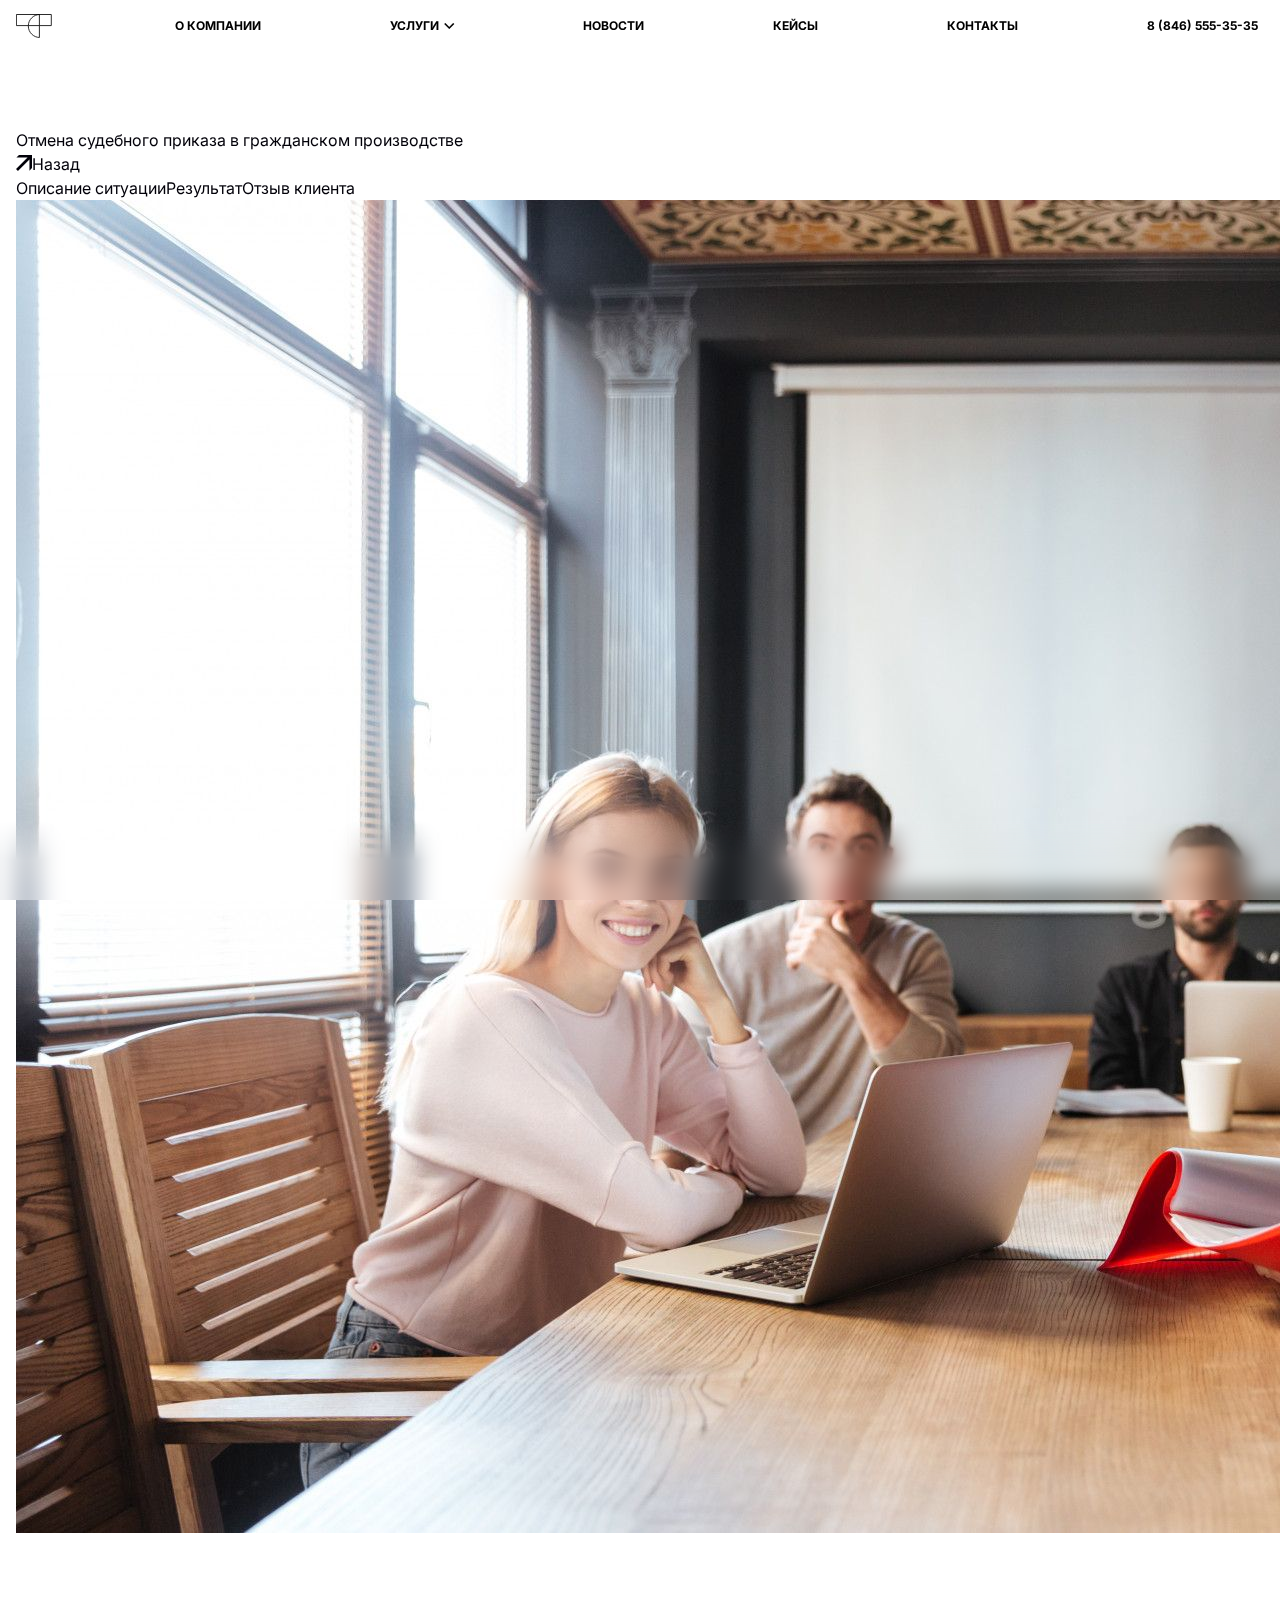
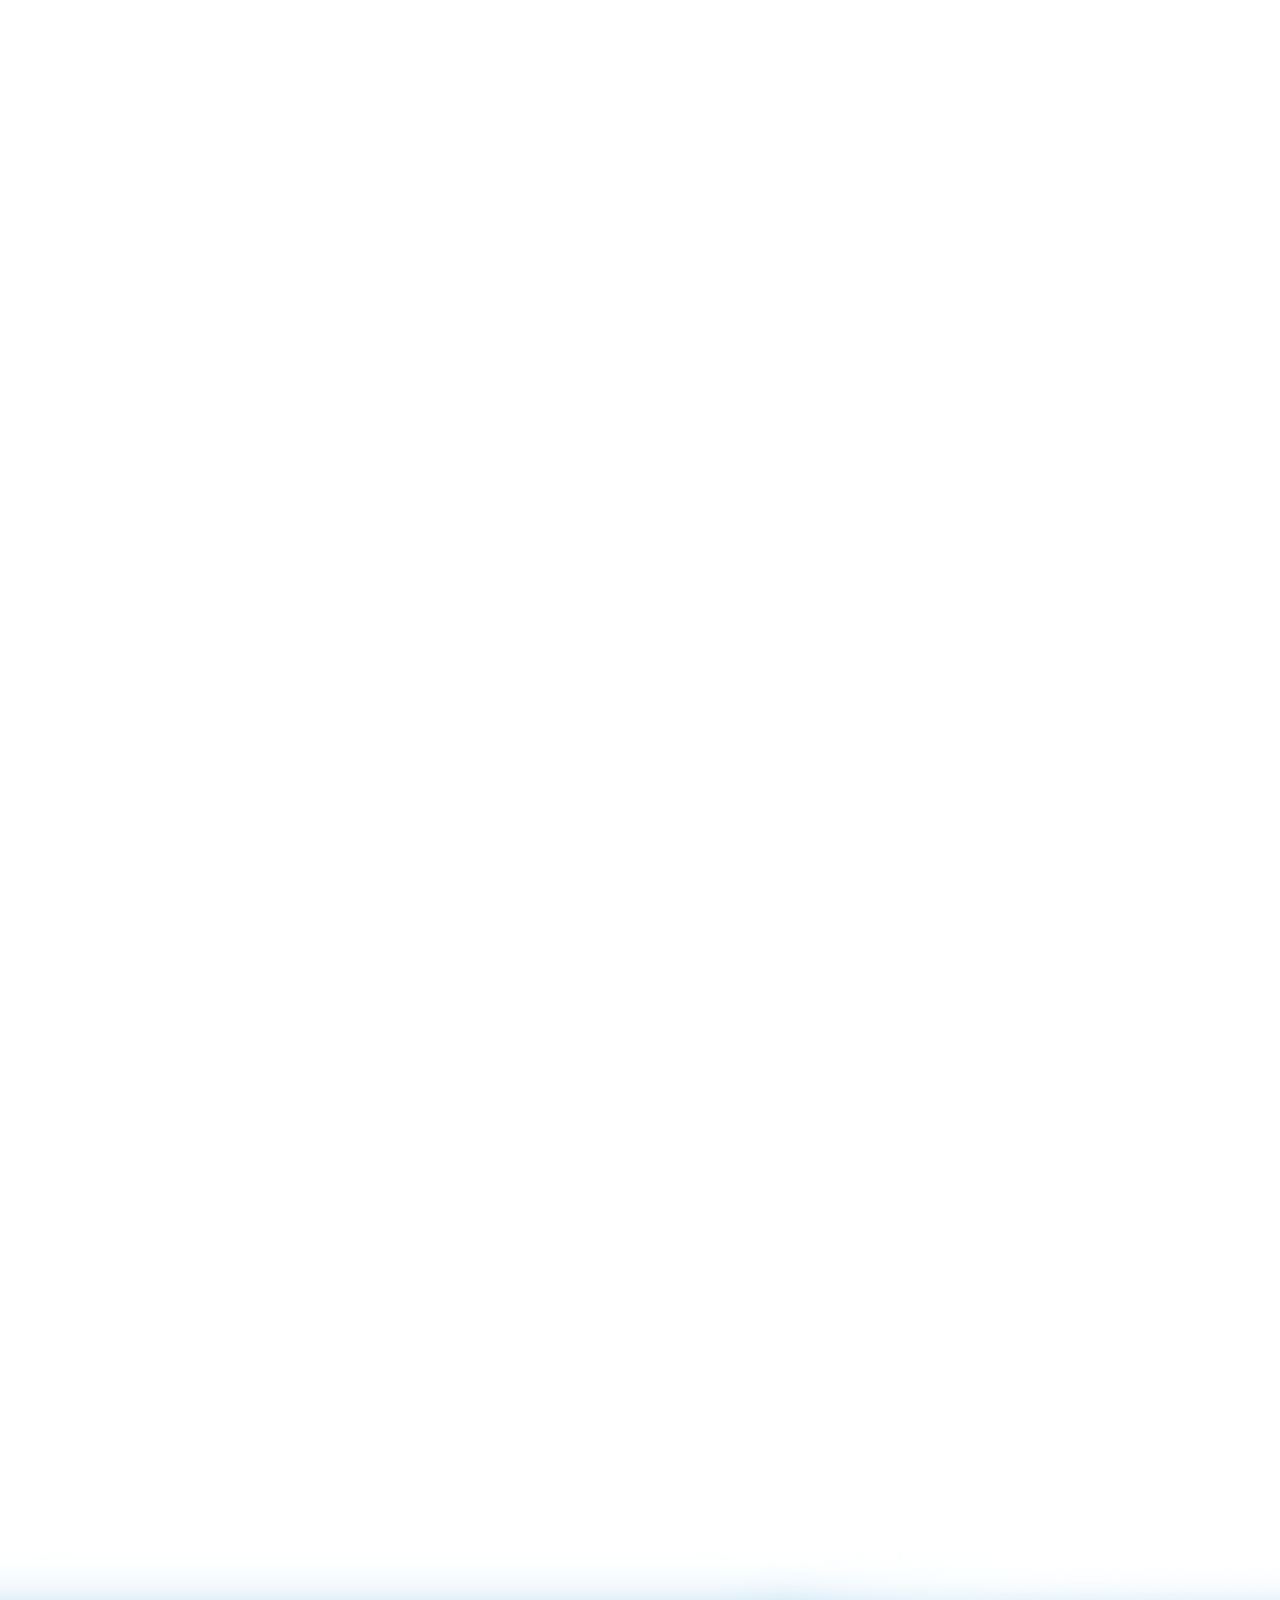
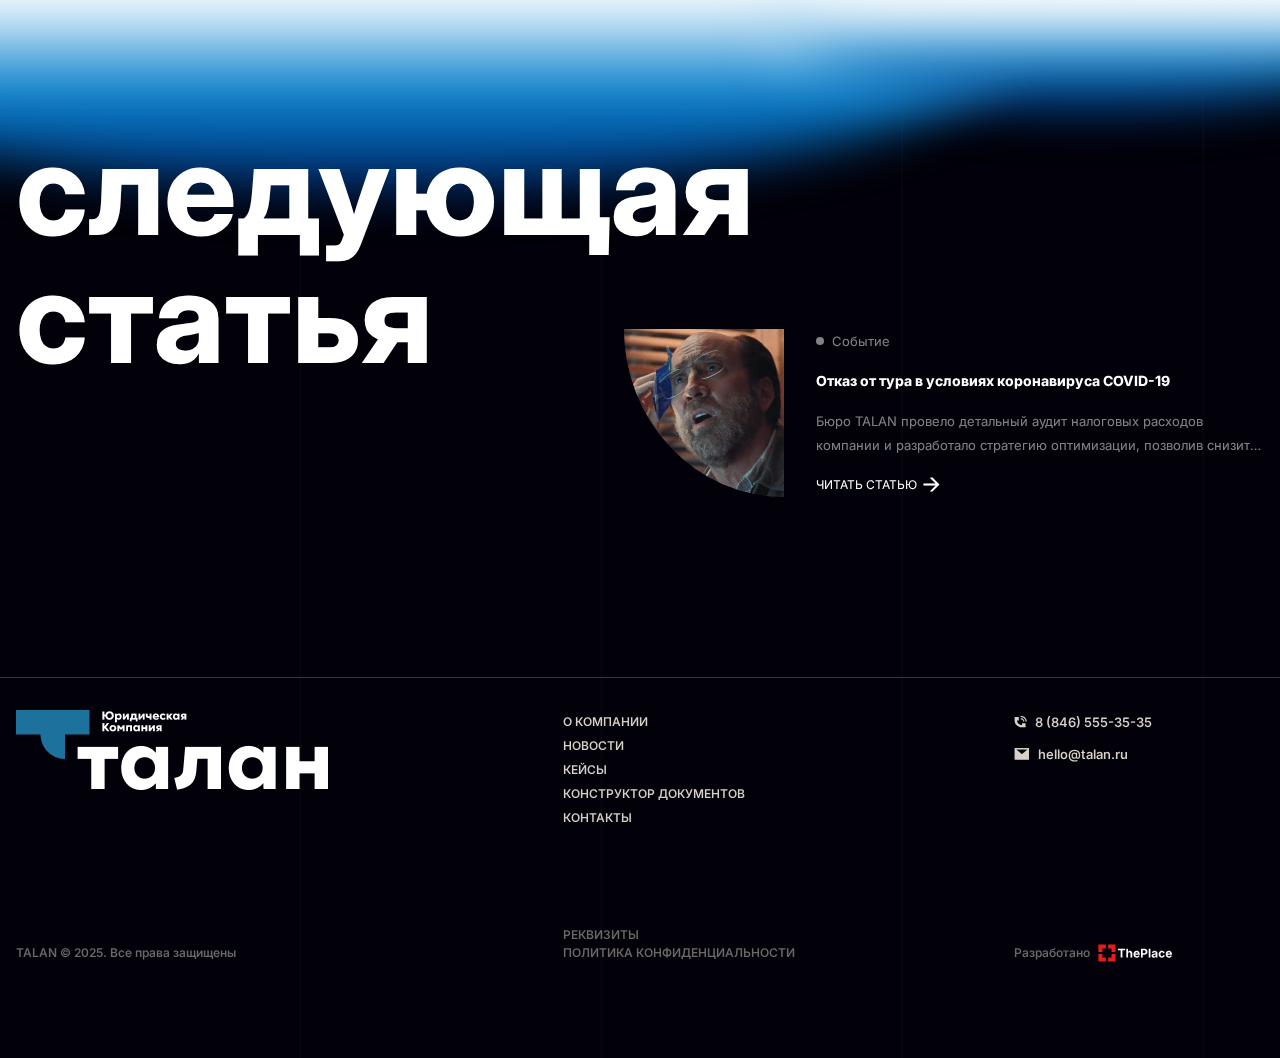
<file: pages/articles/temlate.html>
<!DOCTYPE html>
<html lang="ru">
	<head>
		<meta charset="UTF-8" />
		<meta name="viewport" content="width=device-width, initial-scale=1.0" />
		<title>Талан - Отмена судебного приказа в гражданском производстве</title>
		<link rel="stylesheet" href="../../styles/css/article-page.css" />
		<link rel="stylesheet" href="../../media/icon-font/style.css" />
	</head>
	<body>
		<header class="header">
			<div class="header__container">
				<a class="header__logo-wrapper" href="../../index.html">
					<svg class="header__logo" width="0" height="0" viewBox="0 0 65 43" fill="none" xmlns="http://www.w3.org/2000/svg">
						<g style="mix-blend-mode: difference">
							<path d="M63.75 0.75V20.75H42.25V42.2344C39.7811 42.1451 37.3457 41.6178 35.0596 40.6709C32.5421 39.6281 30.254 38.0997 28.3271 36.1729C26.5208 34.3665 25.0645 32.2429 24.0303 29.9102L23.8291 29.4404C22.7864 26.923 22.25 24.2248 22.25 21.5V20.75H0.75V0.75H63.75Z" stroke="white" stroke-width="1.5" />
							<path d="M42.25 20.75L22.2656 20.75C22.3549 18.2811 22.8822 15.8457 23.8291 13.5596C24.8719 11.0421 26.4003 8.75396 28.3271 6.82715C30.1335 5.02075 32.2571 3.56447 34.5898 2.53027L35.0596 2.3291C37.3457 1.38219 39.7811 0.853944 42.25 0.764648L42.25 20.75Z" stroke="white" stroke-width="1.5" />
						</g>
					</svg>
				</a>
				<ul class="header__nav" role="navigation">
					<li class="header__nav-item" data-hover-text="О компании"><a href="../about.html">о Компании</a></li>
					<li class="header__nav-item header__nav-item--menu" data-dropdown-open data-hover-text="Услуги"><button>Услуги</button><i class="header__nav-item--icon icon-check-mark"></i></li>
					<li class="header__nav-item" data-hover-text="Новости"><a href="../news.html">Новости</a></li>
					<li class="header__nav-item" data-hover-text="Кейсы"><a href="../cases.html">Кейсы</a></li>
					<li class="header__nav-item" data-hover-text="Контакты"><a href="../contacts.html">Контакты</a></li>
				</ul>
				<button class="header__tel" data-form-open data-hover-text="Заказать звонок">8 (846) 555-35-35</button>
				<div class="header__burger" data-touch-open role="button">
					<span></span>
				</div>
			</div>
		</header>
		<div id="dropdown" class="dropdown" role="dialog" aria-modal="true">
			<div class="dropdown__container">
				<div class="dropdown__closeBtn icon-cross" tabindex="0" role="button"></div>
				<ul class="dropdown__switcher switcher">
					<li class="dropdown__switcher-item switcher__item active" data-type="juridical" tabindex="0" role="button">Юридические лица</li>
					<li class="dropdown__switcher-item switcher__item" data-type="physical" tabindex="0" role="button">Физические лица</li>
					<li class="dropdown__switcher-indicator switcher__indicator"></li>
				</ul>
				<div class="dropdown__body">
					<ul class="dropdown__list" data-type="juridical">
						<li class="dropdown__item">
							<a href="../service.html">Административное право</a>
							<picture class="dropdown__image-wrapper">
								<img class="dropdown__image" src="../../media/content/img/services/service4.jpg" alt="#" />
							</picture>
						</li>
						<li class="dropdown__item">
							<a href="../service.html">Антимонопольное право</a>
							<picture class="dropdown__image-wrapper">
								<img class="dropdown__image" src="../../media/content/img/services/service4.jpg" alt="#" />
							</picture>
						</li>
						<li class="dropdown__item">
							<a href="../service.html">Корпоративное право</a>
							<picture class="dropdown__image-wrapper">
								<img class="dropdown__image" src="../../media/content/img/services/service4.jpg" alt="#" />
							</picture>
						</li>
						<li class="dropdown__item">
							<a href="../service.html">Международные споры</a>
							<picture class="dropdown__image-wrapper">
								<img class="dropdown__image" src="../../media/content/img/services/service4.jpg" alt="#" />
							</picture>
						</li>
						<li class="dropdown__item">
							<a href="../service.html">Налоговое право</a>
							<picture class="dropdown__image-wrapper">
								<img class="dropdown__image" src="../../media/content/img/services/service4.jpg" alt="#" />
							</picture>
						</li>
						<li class="dropdown__item">
							<a href="../service.html">Семейные споры</a>
							<picture class="dropdown__image-wrapper">
								<img class="dropdown__image" src="../../media/content/img/services/service4.jpg" alt="#" />
							</picture>
						</li>
						<li class="dropdown__item">
							<a href="../service.html">Трудовое право</a>
							<picture class="dropdown__image-wrapper">
								<img class="dropdown__image" src="../../media/content/img/services/service4.jpg" alt="#" />
							</picture>
						</li>
						<li class="dropdown__item">
							<a href="../service.html">Финансы</a>
							<picture class="dropdown__image-wrapper">
								<img class="dropdown__image" src="../../media/content/img/services/service4.jpg" alt="#" />
							</picture>
						</li>
					</ul>
					<ul class="dropdown__list" data-type="physical">
						<li class="dropdown__item">
							<a href="../service.html">Конституционное право</a>
							<picture class="dropdown__image-wrapper">
								<img class="dropdown__image" src="../../media/content/img/services/service4.jpg" alt="#" />
							</picture>
						</li>
						<li class="dropdown__item">
							<a href="../service.html">Гражданское право</a>
							<picture class="dropdown__image-wrapper">
								<img class="dropdown__image" src="../../media/content/img/services/service4.jpg" alt="#" />
							</picture>
						</li>
						<li class="dropdown__item">
							<a href="../service.html">Корпоративное право</a>
							<picture class="dropdown__image-wrapper">
								<img class="dropdown__image" src="../../media/content/img/services/service4.jpg" alt="#" />
							</picture>
						</li>
						<li class="dropdown__item">
							<a href="../service.html">Международные споры</a>
							<picture class="dropdown__image-wrapper">
								<img class="dropdown__image" src="../../media/content/img/services/service4.jpg" alt="#" />
							</picture>
						</li>
						<li class="dropdown__item">
							<a href="../service.html">Налоговое право</a>
							<picture class="dropdown__image-wrapper">
								<img class="dropdown__image" src="../../media/content/img/services/service4.jpg" alt="#" />
							</picture>
						</li>
						<li class="dropdown__item">
							<a href="../service.html">Семейные споры</a>
							<picture class="dropdown__image-wrapper">
								<img class="dropdown__image" src="../../media/content/img/services/service4.jpg" alt="#" />
							</picture>
						</li>
						<li class="dropdown__item">
							<a href="../service.html">Трудовое право</a>
							<picture class="dropdown__image-wrapper">
								<img class="dropdown__image" src="../../media/content/img/services/service4.jpg" alt="#" />
							</picture>
						</li>
						<li class="dropdown__item">
							<a href="../service.html">Финансы</a>
							<picture class="dropdown__image-wrapper">
								<img class="dropdown__image" src="../../media/content/img/services/service4.jpg" alt="#" />
							</picture>
						</li>
					</ul>
				</div>
			</div>
		</div>
		<dialog id="modal-form" class="modal-form">
			<div class="modal-form__container">
				<div class="modal-form__closeBtn icon-cross" tabindex="0" role="button"></div>
				<from class="modal-form__form" action="" method="post">
					<div class="modal-form__title" role="heading">Расскажите нам о&nbsp;своей проблеме</div>
					<div class="modal-form__inputbox">
						<input id="form-name" class="modal-form__input" type="text" placeholder="Ваше имя" />
						<input id="form-tel" class="modal-form__input" type="tel" required data-type="input-tel" placeholder="Номер телефона" />
						<div class="modal-form__select select" tabindex="0" role="combobox">
							<input id="form-service" class="modal-form__input modal-form__select-input select__input" type="text" placeholder="Услуга (опционально)" tabindex="-1" readonly />
							<i class="modal-form__select-icon select__icon icon-check-mark"></i>
							<ul class="modal-form__select-dropdown select__dropdown" role="listbox">
								<li class="modal-form__select-item select__item" role="option" tabindex="0">Административное право</li>
								<li class="modal-form__select-item select__item" role="option" tabindex="0">Антимонопольное право</li>
								<li class="modal-form__select-item select__item" role="option" tabindex="0">Интеллектуальная собственность</li>
								<li class="modal-form__select-item select__item" role="option" tabindex="0">Корпоративное право</li>
								<li class="modal-form__select-item select__item" role="option" tabindex="0">Международные споры</li>
								<li class="modal-form__select-item select__item" role="option" tabindex="0">Налоговое право</li>
								<li class="modal-form__select-item select__item" role="option" tabindex="0">Семейные споры</li>
								<li class="modal-form__select-item select__item" role="option" tabindex="0">Трудовое право</li>
								<li class="modal-form__select-item select__item" role="option" tabindex="0">Финансы</li>
								<li class="modal-form__select-item select__item" role="option" tabindex="0">Другое...</li>
							</ul>
						</div>
						<textarea id="form-question" class="modal-form__input modal-form__input--custom" placeholder="Опишите задачу (не обязательно)"></textarea>
					</div>
					<div class="modal-form__footer">
						<div class="modal-form__agreement">
							<div class="modal-form__agreement-checkbox">
								<input type="checkbox" id="form-agreement" name="agreement" required />
							</div>
							<label class="modal-form__agreement-label" for="form-agreement"
								>Согласен
								<a class="modal-form__agreement-link" href="privacy-policy.html" target="_blank">с&nbsp;обработкой персональных данных</a>
								<a class="modal-form__agreement-link" href="privacy-policy.html" target="_blank">и&nbsp;политикой конфиденциальности</a>
							</label>
						</div>
						<div class="modal-form__agreement">
							<div class="modal-form__agreement-checkbox">
								<input type="checkbox" id="form-mailing" name="mailing" />
							</div>
							<label class="modal-form__agreement-label" for="form-mailing"
								>Согласен получать рекламную рассылку в соответствии
								<a class="modal-form__agreement-link" href="privacy-policy.html" target="_blank">с&nbsp;политикой</a>
							</label>
						</div>
						<button class="modal-form__button" type="submit">Отправить запрос<i class="modal-form__button--icon icon-arrow"></i></button>
					</div>
				</from>
			</div>
		</dialog>
		<dialog id="touch-menu" class="touch-menu">
			<div class="touch-menu__container">
				<div class="touch-menu__closeBtn icon-cross" tabindex="0" role="button"></div>
				<ul class="touch-menu__list">
					<li class="touch-menu__item"><a href="../about.html">о Компании</a></li>
					<li class="touch-menu__item"><button data-dropdown-open>Услуги</button><i class="touch-menu__item--icon icon-check-mark"></i></li>
					<li class="touch-menu__item"><a href="../news.html">Новости</a></li>
					<li class="touch-menu__item"><a href="../cases.html">Кейсы</a></li>
					<li class="touch-menu__item"><a href="../contacts.html">Контакты</a></li>
					<li class="touch-menu__item"><button data-form-open>Заказать звонок</button></li>
				</ul>
			</div>
		</dialog>
		<dialog id="popup-video" class="popup-video">
			<div class="popup-video__container">
				<div class="popup-video__closeBtn icon-cross"></div>
				<video id="fullscreen-video" class="popup-video__video" controls></video>
			</div>
		</dialog>
		<main>
			<section class="article">
				<div class="article__container">
					<aside>
						<div>
							<h1>Отмена судебного приказа в&nbsp;гражданском производстве</h1>
							<a href="../news.html"><i class="article__link-back--icon icon-arrow"></i>Назад</a>
							<nav></nav>
							<picture>
								<img src="../../media/content/img/staff/team1.jpg" alt="#" />
							</picture>
						</div>
					</aside>
					<article>
						<p>Популярность ведения бизнеса именно таким способом возрастает, как и объем недовольств и претензий потребителей, хотя способ реализации товаров, услуг и работ именно дистанционным способом, был всегда подконтролен Роспотребнадзору.</p>
						<div>
							<h2>Описание ситуации</h2>
							<p>Предпринимательская деятельность регулируется различными нормативами правового характера. С 01.01.2019 года Закон РФ «О защите прав потребителей» (далее – «Закон») претерпел изменения и пополнился новым понятием – «владелец агрегатора информации о товарах (услугах, работах)» (далее – «владелец агрегатора»).</p>
							<p>Это любой бизнес, зарегистрированный в установленном законом порядке, осуществляющий коммерческую деятельность и владеющий web-сайтом, функционал которого мог одновременно предложить потенциальным покупателям следующие возможности:</p>
							<ul>
								<li>ознакомить и предложить заключить с компанией реализатором какой-либо Договор (купли-продажи, оказания услуг, выполнения работ);</li>
								<li>заключить соответствующий Договор;</li>
								<li>оплатить покупку, но непосредственно владельцу агрегатора, применяя безналичную форму расчета.</li>
							</ul>
							<p>То есть, ключевым элементом, когда владелец web-сайта может быть отнесен к агрегатору, является наличие 3 вышеуказанных функций. Только в этом случае можно будет говорить о применении этих нововведений.</p>
							<p>В иных обстоятельствах, правоотношения сторон будут квалифицироваться, а равно разрешаться в обычном порядке, руководствуясь главами 1, 2 и 3 Закона РФ «О защите прав потребителей», в посредством судебного органа, самостоятельно, или используя услугу представительства в суде.</p>
							<picture>
								<img src="../../media/content/img/cases/image3.jpg" alt="#" />
							</picture>
						</div>
						<div>
							<h2>Результат</h2>
							<p>Рынок таких сервисов разнообразен, но, несмотря на разные названия (основные представлены ниже), суть этих площадок идентична, но с различным предназначением, а именно:</p>
							<p>marketplace (маркетплейс) является платформой для электронной коммерции, где бизнес размещает информацию о своей продукции (услугах, работе);</p>
							<p>Эти площадки могут и не осуществлять действия по приему оплаты в пользу третьих лиц, но при наличии данной функции, они сразу же будут подпадать под действия законодательства «об агрегаторах».</p>
							<div class="article__values">
								<ul>
									<li>1 500 000 &#8381;</li>
									<li>Списанный долг</li>
								</ul>
								<ul>
									<li>7 месяцев</li>
									<li>Продолжительность судебного разбирательства</li>
								</ul>
							</div>
						</div>
						<div>
							<h2>Отзыв клиента</h2>
							<div class="article__chapter-video-wrapper">
								<video class="article__chapter-video">
									<source src="../../media/content/video/confused-travolta.mp4" type="video/mp4" />
								</video>
								<i class="article__chapter-video-control icon-play"></i>
							</div>
							<p>Спасибо за очень подробную и тщательную проверку. Это было не только полезно для принятия решения о покупке дома, но и содержит много полезной информации, которая сделает меня лучшим домовладельцем. Теперь я знаю, как и где обслуживать ключевые компоненты нашего нового дома, чтобы поддерживать его в отличном рабочем состоянии, еще раз спасибо.</p>
							<ol>
								<li>Бильбо Беггинс</li>
								<li>Главный бухгалтер в ОАО «ТрансНефть»</li>
							</ol>
						</div>
					</article>
				</div>
				<div class="article__fog">
					<div class="article__fog-layer article__fog-layer--1"></div>
					<div class="article__fog-layer article__fog-layer--2"></div>
				</div>
			</section>
			<section class="hint">
				<div class="hint__container">
					<p class="hint__title">Следующая<br />статья</p>
					<div class="hint__body">
						<div class="hint__body-container">
							<picture class="hint__image-wrapper">
								<img class="hint__image" src="../../media/content/img/cases/image18.jpg" alt="#" />
							</picture>
							<div class="hint__content">
								<div class="hint__content-tag">Событие</div>
								<p class="hint__content-title">Отказ от тура в условиях коронавируса COVID-19</p>
								<p class="hint__content-subtitle">Бюро TALAN провело детальный аудит налоговых расходов компании и разработало стратегию оптимизации, позволив снизить налоговую нагрузку на 30%. Благодаря оперативным и грамотным решениям клиент смог существенно повысить финансовую стабильность и сосредоточиться на развитии бизнеса.</p>
								<a class="hint__content-link" href="temlate.html">Читать статью<i class="hint__content-link--icon icon-arrow"></i></a>
							</div>
						</div>
					</div>
				</div>
			</section>
		</main>
		<footer class="footer">
			<div class="footer__container">
				<div class="footer__body">
					<a href="../../index.html">
						<picture class="footer__logo">
							<!-- <source srcset="../media/services/logo-fill.svg" media="(max-width: 1100px)" /> -->
							<img src="../../media/services/logo-full.png" alt="#" />
						</picture>
					</a>
					<ul class="footer__nav" role="navigation">
						<li class="footer__nav-item"><a href="../about.html">О Компании</a></li>
						<li class="footer__nav-item"><a href="../news.html">Новости</a></li>
						<li class="footer__nav-item"><a href="../cases.html">Кейсы</a></li>
						<li class="footer__nav-item"><a href="../docs-builder.html">Конструктор документов</a></li>
						<li class="footer__nav-item"><a href="../contacts.html">Контакты</a></li>
					</ul>
					<ul class="footer__connection">
						<li class="footer__connection-item">
							<i class="footer__connection-item--icon icon-tel"></i>
							<a href="tel:+78465553535">8 (846) 555-35-35</a>
						</li>
						<li class="footer__connection-item">
							<i class="footer__connection-item--icon icon-mail"></i>
							<a href="mailto:hello@talan.ru" target="_blank">hello@talan.ru</a>
						</li>
					</ul>
				</div>
				<div class="footer__info">
					<div class="footer__privacy">TALAN &copy; 2025. Все права защищены</div>
					<ul class="footer__linksbox">
						<li class="footer__link"><a target="_blank" href="../requisites.html">Реквизиты</a></li>
						<li class="footer__link"><a target="_blank" href="../privacy-policy.html">Политика конфиденциальности</a></li>
					</ul>
					<a href="https://intheplace.ru" class="footer__dev-label">Разработано<img src="../../media/services/label.svg" alt="ThePlace" /></a>
				</div>
			</div>
		</footer>
		<script src="../../js/pages/artcile/navigation.js"></script>
		<script src="../../js/components/numberMask.js"></script>
		<script src="../../js/components/modals.js"></script>
		<script src="../../js/components/select.js"></script>
		<script src="../../js/components/fullscreen-video.js"></script>
		<script src="../../js/components/navigation.js"></script>
	</body>
</html>
</file>
<file: media/icon-font/style.css>
@font-face {
  font-family: 'icomoon';
  src:  url('fonts/icomoon.eot?2jjvn5');
  src:  url('fonts/icomoon.eot?2jjvn5#iefix') format('embedded-opentype'),
    url('fonts/icomoon.ttf?2jjvn5') format('truetype'),
    url('fonts/icomoon.woff?2jjvn5') format('woff'),
    url('fonts/icomoon.svg?2jjvn5#icomoon') format('svg');
  font-weight: normal;
  font-style: normal;
  font-display: block;
}

[class^="icon-"], [class*=" icon-"] {
  /* use !important to prevent issues with browser extensions that change fonts */
  font-family: 'icomoon' !important;
  speak: never;
  font-style: normal;
  font-weight: normal;
  font-variant: normal;
  text-transform: none;
  line-height: 1;

  /* Better Font Rendering =========== */
  -webkit-font-smoothing: antialiased;
  -moz-osx-font-smoothing: grayscale;
}

.icon-play:before {
  content: "\e905";
}
.icon-check-mark:before {
  content: "\e906";
}
.icon-mail:before {
  content: "\e900";
}
.icon-tel:before {
  content: "\e901";
}
.icon-doc:before {
  content: "\e902";
}
.icon-arrow:before {
  content: "\e903";
}
.icon-arrow-long:before {
  content: "\e904";
}
</file>
<file: styles/css/cases-page.css>
@import url("https://fonts.googleapis.com/css2?family=Inter:ital,opsz,wght@0,14..32,100..900;1,14..32,100..900&display=swap");
* {
  padding: 0;
  margin: 0;
  border: 0;
  cursor: default;
}

*,
*:before,
*:after {
  -moz-box-sizing: border-box;
  -webkit-box-sizing: border-box;
  box-sizing: border-box;
}

:active {
  outline: none;
}

a:active {
  outline: none;
}

nav,
footer,
header,
aside {
  display: block;
}

input,
button,
textarea {
  font-family: inherit;
}

input::-ms-clear {
  display: none;
}

button,
a {
  color: inherit;
  font-weight: inherit;
  cursor: pointer;
  font-size: inherit;
  background: none;
}

button::-moz-focus-inner {
  padding: 0;
  border: 0;
}

a,
a:visited {
  text-decoration: none;
  width: fit-content;
  height: fit-content;
}

a:hover {
  text-decoration: none;
}

ul li {
  list-style: none;
}

h1,
h2,
h3,
h4,
h5,
h6 {
  font-size: inherit;
  font-weight: inherit;
}

img {
  vertical-align: top;
}

html {
  width: 100%;
}

body {
  position: relative;
  scrollbar-gutter: stable;
  min-height: 100vh;
  width: 100%;
  overflow-x: hidden;
  background: repeating-linear-gradient(to right, #020109, #020109 300px, rgba(2, 1, 9, 0.97) 1px, rgba(2, 1, 9, 0.97) 301px);
  display: flex;
  flex-direction: column;
  justify-content: space-between;
}
body.block-scroll {
  background-color: #020109;
  overflow-y: scroll;
}

body {
  font-family: "Inter", sans-serif;
  font-size: 16px;
  font-style: normal;
  color: #FFFFFF;
  line-height: 150%;
  text-wrap: balance;
}

.switcher {
  position: relative;
  z-index: 0;
  width: fit-content;
  overflow: hidden;
  display: flex;
  border: 0.09375rem solid rgba(214, 208, 198, 0.25);
  border-radius: 2rem;
  margin-top: 2rem;
}
.switcher__indicator {
  position: absolute;
  top: 0;
  left: 0;
  z-index: -1;
  height: 100%;
  width: 55%;
  border-radius: 2rem;
  background-color: white;
  pointer-events: none;
  transition: transform 0.7s cubic-bezier(0.36, 1.5, 0.64, 1);
}
.switcher__item {
  cursor: pointer;
  position: relative;
  mix-blend-mode: difference;
  padding: 0.5rem 3.5rem;
}
.switcher__item[data-type=juridical].active ~ .switcher__indicator {
  transform: translateX(0%);
}
.switcher__item[data-type=physical].active ~ .switcher__indicator {
  transform: translateX(90%);
}

@media (max-width: 768px) {
  .switcher {
    width: 100%;
    font-size: 0.75rem;
    display: flex;
    justify-content: space-around;
  }
  .switcher__item {
    padding: 0.25rem 1.5rem;
  }
}
.dropdown {
  position: fixed;
  z-index: 2;
  top: 0;
  left: 0;
  width: 100vw;
  height: 100vh;
  overflow-y: auto;
  padding-top: 2.5rem;
  padding-bottom: 6rem;
  color: #D6D0C6;
  background-color: #020109;
  color: inherit;
  pointer-events: none;
  translate: -100% 0;
  transition: translate 0.7s ease;
}
.dropdown.active {
  pointer-events: auto;
  translate: 0 0;
}
.dropdown__closeBtn {
  cursor: pointer;
  width: fit-content;
  align-self: flex-end;
  position: absolute;
  top: 2.5rem;
  right: 1.5rem;
  font-size: 1.5rem;
}
.dropdown__container {
  max-width: 1440px;
  margin: 0 auto;
  padding: 0 1rem;
  position: relative;
  display: flex;
  flex-direction: column;
  align-items: center;
}
.dropdown__body {
  width: 100%;
}
.dropdown__list {
  counter-reset: item-counter;
  display: flex;
  flex-direction: column;
  gap: 2rem;
  margin-top: 2.5rem;
}
.dropdown__list[data-type=physical] {
  display: none;
}
.dropdown__item {
  position: relative;
  display: flex;
  align-items: flex-start;
  gap: 0.5rem;
  width: fit-content;
  text-transform: uppercase;
  font-size: clamp(1.5rem, 5vw, 5rem);
  line-height: clamp(1.5rem, 5vw, 5rem);
  font-weight: 550;
  transition-duration: 0.7s;
}
.dropdown__item::before {
  counter-increment: item-counter;
  content: "[0" counter(item-counter) "]";
  font-size: 0.875rem;
  line-height: 1.5rem;
}
.dropdown__item:hover {
  color: #FFFFFF;
}
.dropdown__item:hover .dropdown__image-wrapper {
  rotate: -10deg;
  scale: 1;
  opacity: 1;
  translate: 0 0;
}
.dropdown__image-wrapper {
  display: block;
  width: 8rem;
  height: 9.5rem;
  background-color: #FFFFFF;
  padding: 0.5rem;
  padding-bottom: 1rem;
  overflow: hidden;
  position: absolute;
  z-index: 1;
  top: 0;
  right: -10%;
  pointer-events: none;
  scale: 0.5;
  opacity: 0;
  translate: -5rem 0;
  transition-duration: 0.4666666667s;
}
.dropdown__image {
  width: 100%;
  height: 100%;
  object-fit: cover;
}

@media (max-width: 768px) {
  .dropdown {
    z-index: 3;
    padding-top: 1rem;
  }
  .dropdown__closeBtn {
    position: static;
  }
}
.select {
  cursor: pointer;
  position: relative;
  user-select: none;
}
.select__input {
  pointer-events: none;
}
.select__icon {
  position: absolute;
  right: 16px;
  top: 50%;
  transform: translateY(-50%) rotate(90deg);
  transition: transform 0.3s ease;
  pointer-events: none;
}
.select.open .select__icon {
  transform: translateY(-50%) rotate(-90deg);
}
.select__dropdown {
  position: absolute;
  top: 100%;
  left: 0;
  z-index: 1;
  width: 100%;
  font-size: 0.875rem;
  max-height: 0;
  visibility: hidden;
  pointer-events: none;
  overflow-y: auto;
  backdrop-filter: blur(8px);
  -webkit-backdrop-filter: blur(8px);
  background-color: rgba(255, 255, 255, 0.02);
  border: rgba(214, 208, 198, 0.1) solid 0.078125rem;
  transition-duration: 0.35s;
}
.select.open .select__dropdown {
  max-height: 16rem;
  visibility: visible;
  pointer-events: auto;
}
.select__item {
  cursor: pointer;
  padding: 1rem 2rem;
  border: rgba(214, 208, 198, 0) solid 0.078125rem;
  transition: 0.35s;
}
.select__item:hover {
  border: rgba(214, 208, 198, 0.2) solid 0.078125rem;
}

.modal-form {
  position: fixed;
  z-index: 4;
  top: 0;
  left: auto;
  right: 0;
  max-width: 30rem;
  min-height: 100vh;
  overflow-y: auto;
  background-color: #063968;
  color: inherit;
  translate: 100% 0;
  transition: 0.7s;
  will-change: translate;
}
.modal-form::backdrop {
  background-color: rgba(2, 1, 9, 0.5);
  opacity: 0;
  transition: 0.7s;
}
.modal-form.open {
  translate: 0 0;
  pointer-events: auto;
}
.modal-form.open::backdrop {
  opacity: 1;
}
.modal-form.closing {
  translate: 100% 0;
  pointer-events: none;
}
.modal-form__container {
  display: flex;
  flex-direction: column;
  gap: 2rem;
  padding: 2rem;
}
.modal-form__closeBtn {
  cursor: pointer;
  width: fit-content;
  font-size: 1.25rem;
  transition: 0.7s cubic-bezier(0.36, 1.5, 0.64, 1);
}
.modal-form__closeBtn:hover {
  rotate: 90deg;
}
.modal-form__form {
  display: flex;
  flex-direction: column;
  gap: 4rem;
}
.modal-form__title {
  font-size: 2.5rem;
  line-height: 2.5rem;
  font-weight: 660;
}
.modal-form__inputbox {
  display: flex;
  flex-direction: column;
  gap: 1rem;
}
.modal-form__input {
  cursor: text;
  color: #D6D0C6;
  font-size: 0.875rem;
  padding: 1.5rem 2rem;
  background-color: rgba(255, 255, 255, 0.02);
  border: rgba(214, 208, 198, 0.1) solid 0.078125rem;
  width: 100%;
  height: 4rem;
  transition-duration: 0.7s;
}
.modal-form__input:hover {
  border-color: rgba(214, 208, 198, 0.5);
}
.modal-form__input:focus {
  border-color: #d6d0c6;
  outline: none;
}
.modal-form__input--custom {
  resize: none;
  height: 8rem;
}
.modal-form__footnote {
  text-wrap: wrap;
  font-size: 0.75rem;
  line-height: 1rem;
  opacity: 0.25;
}
.modal-form__footnote-link {
  text-decoration: underline;
}
.modal-form__button {
  cursor: pointer;
  position: relative;
  overflow: hidden;
  display: block;
  z-index: 0;
  padding: 0.875rem 1.5rem;
  border: 0.078125rem solid #FFFFFF;
  background: none;
  color: inherit;
  font-size: 0.75rem;
  line-height: 0.75rem;
  text-transform: uppercase;
  transition-duration: 0.7s;
  width: 100%;
  font-weight: 660;
  padding: 1.5rem 3rem;
  margin-top: 1rem;
}
.modal-form__button--icon {
  pointer-events: none;
  width: fit-content;
  height: fit-content;
  position: absolute;
  scale: 0.7;
}
.modal-form__button::after {
  content: "";
  position: absolute;
  z-index: -1;
  top: 0%;
  right: 0%;
  width: 1rem;
  height: 1rem;
  scale: 0;
  border-radius: 50%;
  background: #FFFFFF;
  transition-duration: 0.6s;
  animation-timing-function: ease-out;
}
.modal-form__button:hover::after, .modal-form__button:focus::after {
  scale: 56;
  background: #FFFFFF;
}
.modal-form__button:hover, .modal-form__button:focus {
  color: #020109;
  background: none;
  border-color: #FFFFFF;
}
.modal-form__button--icon {
  right: 0.1rem;
  top: 0.1rem;
}

@media (max-width: 475px) {
  .modal-form__container {
    padding-bottom: 6rem;
  }
  .modal-form__title {
    font-size: 2rem;
    line-height: 2rem;
  }
}
.touch-menu {
  position: fixed;
  z-index: 3;
  top: 0;
  left: auto;
  right: 0;
  width: 21rem;
  background: linear-gradient(-135deg, rgba(11, 93, 170, 0.8) 0%, rgba(11, 93, 170, 0.6) 25%, rgba(2, 1, 9, 0.8) 80%);
  background-color: rgba(2, 1, 9, 0.6);
  backdrop-filter: blur(12px);
  -webkit-backdrop-filter: blur(12px);
  border-bottom-left-radius: 100%;
  color: inherit;
  max-width: 5rem;
  max-height: 5rem;
  opacity: 0;
  overflow: hidden;
  pointer-events: none;
  transition: 0.7s;
}
.touch-menu::backdrop {
  display: none;
}
.touch-menu.open {
  max-width: 30rem;
  max-height: 30rem;
  opacity: 1;
  pointer-events: auto;
}
.touch-menu.closing {
  max-width: 5rem;
  max-height: 5rem;
  pointer-events: none;
}
.touch-menu__closeBtn {
  cursor: pointer;
  position: absolute;
  top: 1rem;
  right: 1rem;
  font-size: 1.5rem;
}
.touch-menu__closeBtn:focus {
  outline: none;
}
.touch-menu__container {
  padding: 6rem 1rem;
  padding-top: 5rem;
}
.touch-menu__list {
  width: 100%;
  display: flex;
  flex-direction: column;
  align-items: flex-end;
  gap: 1rem;
}
.touch-menu__list * {
  font-size: 0.875rem;
  font-weight: 660;
  text-transform: uppercase;
}
.touch-menu__item {
  display: flex;
  align-items: center;
  gap: 0.25rem;
}
.touch-menu__item--icon {
  rotate: 90deg;
}

.header {
  width: 100vw;
  position: fixed;
  top: 0;
  z-index: 3;
  mix-blend-mode: difference;
  padding: 0.75rem 0;
  align-self: center;
}
.header__container {
  max-width: 1440px;
  margin: 0 auto;
  padding: 0 1rem;
  font-size: 0.75rem;
  line-height: 0.75rem;
  display: flex;
  align-items: center;
  justify-content: space-between;
}
.header__logo-wrapper {
  cursor: pointer;
  display: flex;
  align-items: center;
}
.header__logo-wrapper:hover .header__logo {
  fill: #FFFFFF;
}
.header__logo {
  pointer-events: none;
  width: 2.25rem;
  height: 1.5rem;
  transition-duration: 0.7s;
}
.header__nav {
  display: flex;
  align-items: center;
  gap: 4rem;
}
@supports (display: contents) {
  .header__nav {
    display: contents;
  }
}
.header__nav-item {
  display: flex;
  align-items: center;
  justify-content: center;
  position: relative;
  padding: 0.375rem;
  overflow: hidden;
  transition: 0.7s cubic-bezier(0.36, 1.5, 0.64, 1);
  text-transform: uppercase;
  font-weight: 660;
}
.header__nav-item::before {
  content: attr(data-hover-text);
  display: flex;
  align-items: center;
  justify-content: center;
  position: absolute;
  z-index: 2;
  left: 0;
  width: 100%;
  height: 100%;
  background-color: #FFFFFF;
  color: #020109;
  pointer-events: none;
  translate: 0 100%;
  transition: 0.7s cubic-bezier(0.36, 1.5, 0.64, 1);
}
.header__nav-item:hover::before {
  translate: 0 0;
}
.header__nav-item--menu {
  position: relative;
  z-index: 5;
  display: flex;
  align-items: center;
  gap: 0.25rem;
}
.header__nav-item--menu.active::before {
  translate: 0 0;
}
.header__nav-item--menu button {
  text-transform: uppercase;
  font-weight: inherit;
  line-height: inherit;
}
.header__nav-item--icon {
  rotate: 90deg;
  pointer-events: none;
}
.header__tel {
  display: flex;
  align-items: center;
  justify-content: center;
  position: relative;
  padding: 0.375rem;
  overflow: hidden;
  transition: 0.7s cubic-bezier(0.36, 1.5, 0.64, 1);
  text-transform: uppercase;
  font-weight: 660;
}
.header__tel::before {
  content: attr(data-hover-text);
  display: flex;
  align-items: center;
  justify-content: center;
  position: absolute;
  z-index: 2;
  left: 0;
  width: 100%;
  height: 100%;
  background-color: #FFFFFF;
  color: #020109;
  pointer-events: none;
  translate: 0 100%;
  transition: 0.7s cubic-bezier(0.36, 1.5, 0.64, 1);
}
.header__tel:hover::before {
  translate: 0 0;
}
.header__burger {
  display: flex;
  align-items: center;
  justify-content: center;
  cursor: pointer;
  position: relative;
  width: 2rem;
  height: 1.5rem;
  display: none;
}
.header__burger span {
  display: block;
  width: 100%;
  background-color: #FFFFFF;
  height: 0.175rem;
  border-radius: 0.5rem;
  overflow: hidden;
  pointer-events: none;
}
.header__burger span::before, .header__burger span::after {
  content: "";
  display: block;
  position: absolute;
  top: 0;
  right: 0;
  width: 100%;
  height: 0.175rem;
  border-radius: 0.5rem;
  overflow: hidden;
  background-color: inherit;
  pointer-events: none;
}
.header__burger span::after {
  top: auto;
  bottom: 0;
}

@media (max-width: 768px) {
  .header__nav {
    display: none;
  }
  .header__tel {
    display: none;
  }
  .header__burger {
    display: flex;
  }
}
.footer {
  position: relative;
  z-index: 1;
  padding: 2rem 0 6rem 0;
  border-top: 0.0625rem solid rgba(214, 208, 198, 0.25);
}
.footer__container {
  max-width: 1440px;
  margin: 0 auto;
  padding: 0 1rem;
  display: flex;
  flex-direction: column;
  gap: 6rem;
}
.footer__body, .footer__info {
  display: grid;
  grid-template-columns: 40% auto 20%;
  gap: 2rem;
}
.footer__logo {
  max-width: 22rem;
  pointer-events: none;
}
.footer__nav {
  text-transform: uppercase;
  font-size: 0.75rem;
  font-weight: 550;
  color: #D6D0C6;
}
.footer__nav-item {
  display: flex;
  align-items: center;
  gap: 0.5rem;
  width: fit-content;
  transition: 0.7s cubic-bezier(0.36, 1.5, 0.64, 1);
}
.footer__nav-item::before {
  content: "";
  display: block;
  width: 0.5rem;
  height: 0.5rem;
  border-radius: 50%;
  background-color: #1D719D;
  scale: 0;
  transition: 0.7s cubic-bezier(0.36, 1.5, 0.64, 1);
}
.footer__nav-item:hover, .footer__nav-item:focus {
  color: #FFFFFF;
  translate: 1rem 0;
}
.footer__nav-item:hover::before, .footer__nav-item:focus::before {
  scale: 1;
}
.footer__connection {
  display: flex;
  flex-direction: column;
  gap: 0.5rem;
  font-size: 0.8125rem;
  font-weight: 550;
  color: #D6D0C6;
}
.footer__connection-item {
  display: flex;
  align-items: center;
  gap: 0.5rem;
  transition-duration: 0.7s;
}
.footer__connection-item:hover {
  color: #FFFFFF;
}
.footer__info {
  align-items: flex-end;
  font-size: 0.75rem;
  line-height: 1.125rem;
  font-weight: 550;
  color: rgba(214, 208, 198, 0.5);
}
.footer__link {
  display: flex;
  align-items: center;
  gap: 0.5rem;
  width: fit-content;
  transition: 0.7s cubic-bezier(0.36, 1.5, 0.64, 1);
  text-transform: uppercase;
}
.footer__link::before {
  content: "";
  display: block;
  width: 0.5rem;
  height: 0.5rem;
  border-radius: 50%;
  background-color: #1D719D;
  scale: 0;
  transition: 0.7s cubic-bezier(0.36, 1.5, 0.64, 1);
}
.footer__link:hover, .footer__link:focus {
  color: rgba(255, 255, 255, 0.5);
  translate: 1rem 0;
}
.footer__link:hover::before, .footer__link:focus::before {
  scale: 1;
}
.footer__dev-label {
  display: flex;
  align-items: center;
  gap: 0.5rem;
}
.footer__dev-label * {
  pointer-events: none;
}

@media (max-width: 768px) {
  .footer__body, .footer__info {
    display: flex;
    justify-content: space-between;
    flex-wrap: wrap-reverse;
    row-gap: 4rem;
  }
  .footer__info {
    flex-wrap: wrap;
    row-gap: 1.5rem;
  }
  .footer__nav-item::before, .footer__link::before {
    display: none;
  }
}
@supports (backdrop-filter: blur()) {
  body {
    position: relative;
  }
  body::before, body::after {
    content: "";
    position: fixed;
    top: 0;
    left: 0;
    width: 100%;
    height: 5rem;
    z-index: 3;
    backdrop-filter: blur(12px);
    -webkit-backdrop-filter: blur(12px);
    pointer-events: none;
    mask-image: linear-gradient(to bottom, black 50%, transparent 100%);
    -webkit-mask-image: linear-gradient(to bottom, black 50%, transparent 100%);
  }
  body::after {
    top: auto;
    bottom: 0;
    mask-image: linear-gradient(to top, black 50%, transparent 100%);
    -webkit-mask-image: linear-gradient(to top, black 50%, transparent 100%);
  }
}
.cases {
  position: relative;
  z-index: 1;
  color: #020109;
  background-color: #FFFFFF;
  padding: 4rem 0;
}
.cases__container {
  max-width: 1440px;
  margin: 0 auto;
  padding: 0 1rem;
  position: relative;
  z-index: 1;
  overflow: hidden;
}
.cases__titlebox {
  display: flex;
  flex-direction: column;
}
.cases__title {
  font-size: clamp(3rem, 10vw, 10.6666666667rem);
  line-height: clamp(3rem, 10vw, 10.6666666667rem);
  text-transform: lowercase;
  font-weight: 750;
  text-wrap: nowrap;
  align-self: center;
}
.cases__desc {
  display: grid;
  grid-template-columns: repeat(5, 1fr);
  margin-top: 4rem;
}
.cases__desc-wrapper {
  grid-column: 2/span 2;
  display: flex;
  flex-direction: column;
  gap: 1rem;
}
.cases__desc-item {
  text-wrap: wrap;
  font-size: 0.9375rem;
  font-weight: 550;
}
.cases__desc-item--link {
  text-decoration: underline;
  color: #0681CE;
}
.cases__filter {
  display: flex;
  flex-wrap: wrap;
  gap: 0.5rem;
  margin-top: 6rem;
}
.cases__filter-item {
  cursor: pointer;
  position: relative;
  overflow: hidden;
  display: block;
  z-index: 0;
  padding: 0.875rem 1.5rem;
  border: 0.078125rem solid #020109;
  background: none;
  color: #020109;
  font-size: 0.75rem;
  line-height: 0.75rem;
  text-transform: uppercase;
  transition-duration: 0.7s;
  font-size: 0.75rem;
  font-weight: 550;
  padding: 0.5rem 1.5rem;
  display: flex;
  align-items: center;
  gap: 0.5rem;
}
.cases__filter-item--icon {
  pointer-events: none;
  width: fit-content;
  height: fit-content;
  position: absolute;
  scale: 0.7;
}
.cases__filter-item::after {
  content: "";
  position: absolute;
  z-index: -1;
  top: 0%;
  right: 0%;
  width: 1rem;
  height: 1rem;
  scale: 0;
  border-radius: 50%;
  background: #1D719D;
  transition-duration: 0.6s;
  animation-timing-function: ease-out;
}
.cases__filter-item:hover::after, .cases__filter-item:focus::after {
  scale: 56;
  background: #1D719D;
}
.cases__filter-item:hover, .cases__filter-item:focus {
  color: #FFFFFF;
  background: none;
  border-color: #1D719D;
}
.cases__filter-item.active {
  pointer-events: none;
  background-color: #020109;
  color: #FFFFFF;
  border: none;
}
.cases__filter-item.active::after {
  scale: 0;
}
.cases__filter-item.active::before {
  background-color: #FFFFFF;
}
.cases__filter-item::before {
  content: "";
  display: block;
  width: 0.5rem;
  aspect-ratio: 1/1;
  background-color: #020109;
  border-radius: 50%;
  transition: 0.7s;
}
.cases__filter-item:hover::before {
  background-color: #FFFFFF;
}
.cases__filter-item::after {
  background-color: #D6D0C6;
}
.cases__body {
  margin-top: 2.5rem;
}
.cases__list {
  counter-reset: item-counter;
  display: flex;
  flex-direction: column;
}
.cases__item {
  counter-increment: item-counter;
  position: relative;
  width: 100%;
  background-color: #FFFFFF;
  padding: 2.5rem 0;
  border-top: 0.25rem solid #020109;
  display: grid;
  grid-template-columns: 70% 20% 10%;
}
.cases__item * {
  pointer-events: none;
}
.cases__item:hover .cases__item-image-wrapper {
  opacity: 1;
  scale: 1;
  translate: 0 0;
}
.cases__item:hover .cases__item-icon {
  translate: 0 0;
  opacity: 1;
}
.cases__item-titlebox {
  position: relative;
  display: flex;
  flex-direction: column;
  justify-content: space-between;
  gap: 2rem;
  height: fit-content;
  padding-left: 2rem;
}
.cases__item-titlebox::before {
  content: "0" counter(item-counter);
  position: absolute;
  top: 0;
  left: 0;
  font-size: 0.75rem;
  font-weight: 660;
  opacity: 0.5;
}
.cases__item-title {
  font-size: clamp(2rem, 3vw, 3rem);
  line-height: clamp(2rem, 3vw, 3rem);
  font-weight: 660;
  margin-top: 2rem;
}
.cases__item-tagsbox {
  display: flex;
  align-items: center;
  flex-wrap: wrap;
  column-gap: 2rem;
}
.cases__item-tag {
  display: flex;
  align-items: center;
  gap: 0.5rem;
  font-size: 0.8125rem;
  font-weight: 550;
  opacity: 0.5;
}
.cases__item-tag::before {
  display: block;
  content: "";
  width: 0.5rem;
  aspect-ratio: 1/1;
  background-color: #020109;
  border-radius: 50%;
}
.cases__item-image-wrapper {
  display: block;
  width: 18.25rem;
  height: 24.75rem;
  background-color: #FFFFFF;
  padding: 0.25rem;
  padding-bottom: 0;
  overflow: hidden;
  display: flex;
  align-items: center;
  justify-content: center;
  -webkit-box-shadow: 0px 0px 16px 6px rgba(2, 1, 9, 0.2);
  -moz-box-shadow: 0px 0px 16px 6px rgba(2, 1, 9, 0.2);
  box-shadow: 0px 0px 16px 6px rgba(2, 1, 9, 0.2);
  position: absolute;
  bottom: -30%;
  opacity: 0;
  scale: 0.7;
  translate: 0 20%;
  transition: 0.7s;
}
.cases__item-image {
  width: 100%;
  height: 100%;
  object-fit: cover;
}
.cases__item-icon {
  display: flex;
  align-items: center;
  justify-content: center;
  font-size: 4rem;
  rotate: 90deg;
  opacity: 0.5;
  translate: 0 -10%;
  transition: 0.7s;
}
.cases__fog {
  width: 100%;
  position: absolute;
  bottom: 0;
  z-index: 0;
  overflow-x: clip;
  pointer-events: none;
}
.cases__fog-layer {
  position: absolute;
}
.cases__fog-layer--1, .cases__fog-layer--2 {
  border-radius: 50%;
  background: linear-gradient(to bottom, white 0%, white 40%, #0681ce 70%, #00276d 100%);
  filter: blur(25px);
}
.cases__fog-layer--1 {
  height: 20rem;
  width: 100%;
  left: -20%;
  bottom: -10rem;
}
.cases__fog-layer--2 {
  height: 10rem;
  width: 50%;
  right: -10%;
  bottom: -5rem;
}

.connection {
  padding: 6rem 0;
}
.connection__container {
  max-width: 1440px;
  margin: 0 auto;
  padding: 0 1rem;
}
.connection__title {
  font-size: clamp(3rem, 12vw, 11.4285714286rem);
  line-height: clamp(3rem, 12vw, 11.4285714286rem);
  text-transform: lowercase;
  font-weight: 750;
  text-wrap: nowrap;
  text-transform: inherit;
}
.connection__body {
  display: flex;
  justify-content: flex-end;
  margin-top: 4rem;
}
.connection__body-wrapper {
  width: 40%;
  text-wrap: wrap;
}
.connection__subtitle {
  font-size: 1.5rem;
  line-height: 1.5rem;
  font-weight: 550;
}
.connection__button {
  cursor: pointer;
  position: relative;
  overflow: hidden;
  display: block;
  z-index: 0;
  padding: 0.875rem 1.5rem;
  border: 0.078125rem solid #FFFFFF;
  background: none;
  color: inherit;
  font-size: 0.75rem;
  line-height: 0.75rem;
  text-transform: uppercase;
  transition-duration: 0.7s;
  width: 100%;
  margin-top: 2rem;
  font-weight: 660;
}
.connection__button--icon {
  pointer-events: none;
  width: fit-content;
  height: fit-content;
  position: absolute;
  scale: 0.7;
}
.connection__button::after {
  content: "";
  position: absolute;
  z-index: -1;
  top: 0%;
  right: 0%;
  width: 1rem;
  height: 1rem;
  scale: 0;
  border-radius: 50%;
  background: #FFFFFF;
  transition-duration: 0.6s;
  animation-timing-function: ease-out;
}
.connection__button:hover::after, .connection__button:focus::after {
  scale: 56;
  background: #FFFFFF;
}
.connection__button:hover, .connection__button:focus {
  color: #020109;
  background: none;
  border-color: #FFFFFF;
}
.connection__button--icon {
  top: 0.1rem;
  right: 0.1rem;
}
.connection__button:hover::after {
  scale: 95;
}

@media (max-width: 768px) {
  .cases__desc {
    grid-template-columns: repeat(2, 1fr);
  }
  .cases__desc-wrapper {
    grid-column: 1;
  }
  .cases__item {
    grid-template-columns: 90% auto;
  }
  .cases__item-icon {
    font-size: 2rem;
    rotate: 45deg;
    translate: 0 0;
  }
  .cases__imagebox {
    display: none;
  }
  .connection {
    position: relative;
    z-index: 1;
  }
  .connection__body {
    justify-content: center;
  }
  .connection__body-wrapper {
    width: 100%;
  }
}
@media (max-width: 560px) {
  .cases__desc-wrapper {
    grid-column: span 2;
  }
  .cases__item-title {
    font-size: 1.5rem;
    line-height: 1.5rem;
  }
  .connection__subtitle {
    font-size: 1rem;
  }
}
</file>
<file: styles/css/contacts-page.css>
@import url("https://fonts.googleapis.com/css2?family=Inter:ital,opsz,wght@0,14..32,100..900;1,14..32,100..900&display=swap");
* {
  padding: 0;
  margin: 0;
  border: 0;
  cursor: default;
}

*,
*:before,
*:after {
  -moz-box-sizing: border-box;
  -webkit-box-sizing: border-box;
  box-sizing: border-box;
}

:active {
  outline: none;
}

a:active {
  outline: none;
}

nav,
footer,
header,
aside {
  display: block;
}

input,
button,
textarea {
  font-family: inherit;
}

input::-ms-clear {
  display: none;
}

button,
a {
  color: inherit;
  font-weight: inherit;
  cursor: pointer;
  font-size: inherit;
  background: none;
}

button::-moz-focus-inner {
  padding: 0;
  border: 0;
}

a,
a:visited {
  text-decoration: none;
  width: fit-content;
  height: fit-content;
}

a:hover {
  text-decoration: none;
}

ul li {
  list-style: none;
}

h1,
h2,
h3,
h4,
h5,
h6 {
  font-size: inherit;
  font-weight: inherit;
}

img {
  vertical-align: top;
}

html {
  width: 100%;
}

body {
  position: relative;
  scrollbar-gutter: stable;
  min-height: 100vh;
  width: 100%;
  overflow-x: hidden;
  background: repeating-linear-gradient(to right, #020109, #020109 300px, rgba(2, 1, 9, 0.97) 1px, rgba(2, 1, 9, 0.97) 301px);
  display: flex;
  flex-direction: column;
  justify-content: space-between;
}
body.block-scroll {
  background-color: #020109;
  overflow-y: scroll;
}

body {
  font-family: "Inter", sans-serif;
  font-size: 16px;
  font-style: normal;
  color: #FFFFFF;
  line-height: 150%;
  text-wrap: balance;
}

.switcher {
  position: relative;
  z-index: 0;
  width: fit-content;
  overflow: hidden;
  display: flex;
  border: 0.09375rem solid rgba(214, 208, 198, 0.25);
  border-radius: 2rem;
  margin-top: 2rem;
}
.switcher__indicator {
  position: absolute;
  top: 0;
  left: 0;
  z-index: -1;
  height: 100%;
  width: 55%;
  border-radius: 2rem;
  background-color: white;
  pointer-events: none;
  transition: transform 0.7s cubic-bezier(0.36, 1.5, 0.64, 1);
}
.switcher__item {
  cursor: pointer;
  position: relative;
  mix-blend-mode: difference;
  padding: 0.5rem 3.5rem;
}
.switcher__item[data-type=juridical].active ~ .switcher__indicator {
  transform: translateX(0%);
}
.switcher__item[data-type=physical].active ~ .switcher__indicator {
  transform: translateX(90%);
}

@media (max-width: 768px) {
  .switcher {
    width: 100%;
    font-size: 0.75rem;
    display: flex;
    justify-content: space-around;
  }
  .switcher__item {
    padding: 0.25rem 1.5rem;
  }
}
.dropdown {
  position: fixed;
  z-index: 2;
  top: 0;
  left: 0;
  width: 100vw;
  height: 100vh;
  overflow-y: auto;
  padding-top: 2.5rem;
  padding-bottom: 6rem;
  color: #D6D0C6;
  background-color: #020109;
  color: inherit;
  pointer-events: none;
  translate: -100% 0;
  transition: translate 0.7s ease;
}
.dropdown.active {
  pointer-events: auto;
  translate: 0 0;
}
.dropdown__closeBtn {
  cursor: pointer;
  width: fit-content;
  align-self: flex-end;
  position: absolute;
  top: 2.5rem;
  right: 1.5rem;
  font-size: 1.5rem;
}
.dropdown__container {
  max-width: 1440px;
  margin: 0 auto;
  padding: 0 1rem;
  position: relative;
  display: flex;
  flex-direction: column;
  align-items: center;
}
.dropdown__body {
  width: 100%;
}
.dropdown__list {
  counter-reset: item-counter;
  display: flex;
  flex-direction: column;
  gap: 2rem;
  margin-top: 2.5rem;
}
.dropdown__list[data-type=physical] {
  display: none;
}
.dropdown__item {
  position: relative;
  display: flex;
  align-items: flex-start;
  gap: 0.5rem;
  width: fit-content;
  text-transform: uppercase;
  font-size: clamp(1.5rem, 5vw, 5rem);
  line-height: clamp(1.5rem, 5vw, 5rem);
  font-weight: 550;
  transition-duration: 0.7s;
}
.dropdown__item::before {
  counter-increment: item-counter;
  content: "[0" counter(item-counter) "]";
  font-size: 0.875rem;
  line-height: 1.5rem;
}
.dropdown__item:hover {
  color: #FFFFFF;
}
.dropdown__item:hover .dropdown__image-wrapper {
  rotate: -10deg;
  scale: 1;
  opacity: 1;
  translate: 0 0;
}
.dropdown__image-wrapper {
  display: block;
  width: 8rem;
  height: 9.5rem;
  background-color: #FFFFFF;
  padding: 0.5rem;
  padding-bottom: 1rem;
  overflow: hidden;
  position: absolute;
  z-index: 1;
  top: 0;
  right: -10%;
  pointer-events: none;
  scale: 0.5;
  opacity: 0;
  translate: -5rem 0;
  transition-duration: 0.4666666667s;
}
.dropdown__image {
  width: 100%;
  height: 100%;
  object-fit: cover;
}

@media (max-width: 768px) {
  .dropdown {
    z-index: 3;
    padding-top: 1rem;
  }
  .dropdown__closeBtn {
    position: static;
  }
}
.select {
  cursor: pointer;
  position: relative;
  user-select: none;
}
.select__input {
  pointer-events: none;
}
.select__icon {
  position: absolute;
  right: 16px;
  top: 50%;
  transform: translateY(-50%) rotate(90deg);
  transition: transform 0.3s ease;
  pointer-events: none;
}
.select.open .select__icon {
  transform: translateY(-50%) rotate(-90deg);
}
.select__dropdown {
  position: absolute;
  top: 100%;
  left: 0;
  z-index: 1;
  width: 100%;
  font-size: 0.875rem;
  max-height: 0;
  visibility: hidden;
  pointer-events: none;
  overflow-y: auto;
  backdrop-filter: blur(8px);
  -webkit-backdrop-filter: blur(8px);
  background-color: rgba(255, 255, 255, 0.02);
  border: rgba(214, 208, 198, 0.1) solid 0.078125rem;
  transition-duration: 0.35s;
}
.select.open .select__dropdown {
  max-height: 16rem;
  visibility: visible;
  pointer-events: auto;
}
.select__item {
  cursor: pointer;
  padding: 1rem 2rem;
  border: rgba(214, 208, 198, 0) solid 0.078125rem;
  transition: 0.35s;
}
.select__item:hover {
  border: rgba(214, 208, 198, 0.2) solid 0.078125rem;
}

.modal-form {
  position: fixed;
  z-index: 4;
  top: 0;
  left: auto;
  right: 0;
  max-width: 30rem;
  min-height: 100vh;
  overflow-y: auto;
  background-color: #063968;
  color: inherit;
  translate: 100% 0;
  transition: 0.7s;
  will-change: translate;
}
.modal-form::backdrop {
  background-color: rgba(2, 1, 9, 0.5);
  opacity: 0;
  transition: 0.7s;
}
.modal-form.open {
  translate: 0 0;
  pointer-events: auto;
}
.modal-form.open::backdrop {
  opacity: 1;
}
.modal-form.closing {
  translate: 100% 0;
  pointer-events: none;
}
.modal-form__container {
  display: flex;
  flex-direction: column;
  gap: 2rem;
  padding: 2rem;
}
.modal-form__closeBtn {
  cursor: pointer;
  width: fit-content;
  font-size: 1.25rem;
  transition: 0.7s cubic-bezier(0.36, 1.5, 0.64, 1);
}
.modal-form__closeBtn:hover {
  rotate: 90deg;
}
.modal-form__form {
  display: flex;
  flex-direction: column;
  gap: 4rem;
}
.modal-form__title {
  font-size: 2.5rem;
  line-height: 2.5rem;
  font-weight: 660;
}
.modal-form__inputbox {
  display: flex;
  flex-direction: column;
  gap: 1rem;
}
.modal-form__input {
  cursor: text;
  color: #D6D0C6;
  font-size: 0.875rem;
  padding: 1.5rem 2rem;
  background-color: rgba(255, 255, 255, 0.02);
  border: rgba(214, 208, 198, 0.1) solid 0.078125rem;
  width: 100%;
  height: 4rem;
  transition-duration: 0.7s;
}
.modal-form__input:hover {
  border-color: rgba(214, 208, 198, 0.5);
}
.modal-form__input:focus {
  border-color: #d6d0c6;
  outline: none;
}
.modal-form__input--custom {
  resize: none;
  height: 8rem;
}
.modal-form__footnote {
  text-wrap: wrap;
  font-size: 0.75rem;
  line-height: 1rem;
  opacity: 0.25;
}
.modal-form__footnote-link {
  text-decoration: underline;
}
.modal-form__button {
  cursor: pointer;
  position: relative;
  overflow: hidden;
  display: block;
  z-index: 0;
  padding: 0.875rem 1.5rem;
  border: 0.078125rem solid #FFFFFF;
  background: none;
  color: inherit;
  font-size: 0.75rem;
  line-height: 0.75rem;
  text-transform: uppercase;
  transition-duration: 0.7s;
  width: 100%;
  font-weight: 660;
  padding: 1.5rem 3rem;
  margin-top: 1rem;
}
.modal-form__button--icon {
  pointer-events: none;
  width: fit-content;
  height: fit-content;
  position: absolute;
  scale: 0.7;
}
.modal-form__button::after {
  content: "";
  position: absolute;
  z-index: -1;
  top: 0%;
  right: 0%;
  width: 1rem;
  height: 1rem;
  scale: 0;
  border-radius: 50%;
  background: #FFFFFF;
  transition-duration: 0.6s;
  animation-timing-function: ease-out;
}
.modal-form__button:hover::after, .modal-form__button:focus::after {
  scale: 56;
  background: #FFFFFF;
}
.modal-form__button:hover, .modal-form__button:focus {
  color: #020109;
  background: none;
  border-color: #FFFFFF;
}
.modal-form__button--icon {
  right: 0.1rem;
  top: 0.1rem;
}

@media (max-width: 475px) {
  .modal-form__container {
    padding-bottom: 6rem;
  }
  .modal-form__title {
    font-size: 2rem;
    line-height: 2rem;
  }
}
.touch-menu {
  position: fixed;
  z-index: 3;
  top: 0;
  left: auto;
  right: 0;
  width: 21rem;
  background: linear-gradient(-135deg, rgba(11, 93, 170, 0.8) 0%, rgba(11, 93, 170, 0.6) 25%, rgba(2, 1, 9, 0.8) 80%);
  background-color: rgba(2, 1, 9, 0.6);
  backdrop-filter: blur(12px);
  -webkit-backdrop-filter: blur(12px);
  border-bottom-left-radius: 100%;
  color: inherit;
  max-width: 5rem;
  max-height: 5rem;
  opacity: 0;
  overflow: hidden;
  pointer-events: none;
  transition: 0.7s;
}
.touch-menu::backdrop {
  display: none;
}
.touch-menu.open {
  max-width: 30rem;
  max-height: 30rem;
  opacity: 1;
  pointer-events: auto;
}
.touch-menu.closing {
  max-width: 5rem;
  max-height: 5rem;
  pointer-events: none;
}
.touch-menu__closeBtn {
  cursor: pointer;
  position: absolute;
  top: 1rem;
  right: 1rem;
  font-size: 1.5rem;
}
.touch-menu__closeBtn:focus {
  outline: none;
}
.touch-menu__container {
  padding: 6rem 1rem;
  padding-top: 5rem;
}
.touch-menu__list {
  width: 100%;
  display: flex;
  flex-direction: column;
  align-items: flex-end;
  gap: 1rem;
}
.touch-menu__list * {
  font-size: 0.875rem;
  font-weight: 660;
  text-transform: uppercase;
}
.touch-menu__item {
  display: flex;
  align-items: center;
  gap: 0.25rem;
}
.touch-menu__item--icon {
  rotate: 90deg;
}

.header {
  width: 100vw;
  position: fixed;
  top: 0;
  z-index: 3;
  mix-blend-mode: difference;
  padding: 0.75rem 0;
  align-self: center;
}
.header__container {
  max-width: 1440px;
  margin: 0 auto;
  padding: 0 1rem;
  font-size: 0.75rem;
  line-height: 0.75rem;
  display: flex;
  align-items: center;
  justify-content: space-between;
}
.header__logo-wrapper {
  cursor: pointer;
  display: flex;
  align-items: center;
}
.header__logo-wrapper:hover .header__logo {
  fill: #FFFFFF;
}
.header__logo {
  pointer-events: none;
  width: 2.25rem;
  height: 1.5rem;
  transition-duration: 0.7s;
}
.header__nav {
  display: flex;
  align-items: center;
  gap: 4rem;
}
@supports (display: contents) {
  .header__nav {
    display: contents;
  }
}
.header__nav-item {
  display: flex;
  align-items: center;
  justify-content: center;
  position: relative;
  padding: 0.375rem;
  overflow: hidden;
  transition: 0.7s cubic-bezier(0.36, 1.5, 0.64, 1);
  text-transform: uppercase;
  font-weight: 660;
}
.header__nav-item::before {
  content: attr(data-hover-text);
  display: flex;
  align-items: center;
  justify-content: center;
  position: absolute;
  z-index: 2;
  left: 0;
  width: 100%;
  height: 100%;
  background-color: #FFFFFF;
  color: #020109;
  pointer-events: none;
  translate: 0 100%;
  transition: 0.7s cubic-bezier(0.36, 1.5, 0.64, 1);
}
.header__nav-item:hover::before {
  translate: 0 0;
}
.header__nav-item--menu {
  position: relative;
  z-index: 5;
  display: flex;
  align-items: center;
  gap: 0.25rem;
}
.header__nav-item--menu.active::before {
  translate: 0 0;
}
.header__nav-item--menu button {
  text-transform: uppercase;
  font-weight: inherit;
  line-height: inherit;
}
.header__nav-item--icon {
  rotate: 90deg;
  pointer-events: none;
}
.header__tel {
  display: flex;
  align-items: center;
  justify-content: center;
  position: relative;
  padding: 0.375rem;
  overflow: hidden;
  transition: 0.7s cubic-bezier(0.36, 1.5, 0.64, 1);
  text-transform: uppercase;
  font-weight: 660;
}
.header__tel::before {
  content: attr(data-hover-text);
  display: flex;
  align-items: center;
  justify-content: center;
  position: absolute;
  z-index: 2;
  left: 0;
  width: 100%;
  height: 100%;
  background-color: #FFFFFF;
  color: #020109;
  pointer-events: none;
  translate: 0 100%;
  transition: 0.7s cubic-bezier(0.36, 1.5, 0.64, 1);
}
.header__tel:hover::before {
  translate: 0 0;
}
.header__burger {
  display: flex;
  align-items: center;
  justify-content: center;
  cursor: pointer;
  position: relative;
  width: 2rem;
  height: 1.5rem;
  display: none;
}
.header__burger span {
  display: block;
  width: 100%;
  background-color: #FFFFFF;
  height: 0.175rem;
  border-radius: 0.5rem;
  overflow: hidden;
  pointer-events: none;
}
.header__burger span::before, .header__burger span::after {
  content: "";
  display: block;
  position: absolute;
  top: 0;
  right: 0;
  width: 100%;
  height: 0.175rem;
  border-radius: 0.5rem;
  overflow: hidden;
  background-color: inherit;
  pointer-events: none;
}
.header__burger span::after {
  top: auto;
  bottom: 0;
}

@media (max-width: 768px) {
  .header__nav {
    display: none;
  }
  .header__tel {
    display: none;
  }
  .header__burger {
    display: flex;
  }
}
.footer {
  position: relative;
  z-index: 1;
  padding: 2rem 0 6rem 0;
  border-top: 0.0625rem solid rgba(214, 208, 198, 0.25);
}
.footer__container {
  max-width: 1440px;
  margin: 0 auto;
  padding: 0 1rem;
  display: flex;
  flex-direction: column;
  gap: 6rem;
}
.footer__body, .footer__info {
  display: grid;
  grid-template-columns: 40% auto 20%;
  gap: 2rem;
}
.footer__logo {
  max-width: 22rem;
  pointer-events: none;
}
.footer__nav {
  text-transform: uppercase;
  font-size: 0.75rem;
  font-weight: 550;
  color: #D6D0C6;
}
.footer__nav-item {
  display: flex;
  align-items: center;
  gap: 0.5rem;
  width: fit-content;
  transition: 0.7s cubic-bezier(0.36, 1.5, 0.64, 1);
}
.footer__nav-item::before {
  content: "";
  display: block;
  width: 0.5rem;
  height: 0.5rem;
  border-radius: 50%;
  background-color: #1D719D;
  scale: 0;
  transition: 0.7s cubic-bezier(0.36, 1.5, 0.64, 1);
}
.footer__nav-item:hover, .footer__nav-item:focus {
  color: #FFFFFF;
  translate: 1rem 0;
}
.footer__nav-item:hover::before, .footer__nav-item:focus::before {
  scale: 1;
}
.footer__connection {
  display: flex;
  flex-direction: column;
  gap: 0.5rem;
  font-size: 0.8125rem;
  font-weight: 550;
  color: #D6D0C6;
}
.footer__connection-item {
  display: flex;
  align-items: center;
  gap: 0.5rem;
  transition-duration: 0.7s;
}
.footer__connection-item:hover {
  color: #FFFFFF;
}
.footer__info {
  align-items: flex-end;
  font-size: 0.75rem;
  line-height: 1.125rem;
  font-weight: 550;
  color: rgba(214, 208, 198, 0.5);
}
.footer__link {
  display: flex;
  align-items: center;
  gap: 0.5rem;
  width: fit-content;
  transition: 0.7s cubic-bezier(0.36, 1.5, 0.64, 1);
  text-transform: uppercase;
}
.footer__link::before {
  content: "";
  display: block;
  width: 0.5rem;
  height: 0.5rem;
  border-radius: 50%;
  background-color: #1D719D;
  scale: 0;
  transition: 0.7s cubic-bezier(0.36, 1.5, 0.64, 1);
}
.footer__link:hover, .footer__link:focus {
  color: rgba(255, 255, 255, 0.5);
  translate: 1rem 0;
}
.footer__link:hover::before, .footer__link:focus::before {
  scale: 1;
}
.footer__dev-label {
  display: flex;
  align-items: center;
  gap: 0.5rem;
}
.footer__dev-label * {
  pointer-events: none;
}

@media (max-width: 768px) {
  .footer__body, .footer__info {
    display: flex;
    justify-content: space-between;
    flex-wrap: wrap-reverse;
    row-gap: 4rem;
  }
  .footer__info {
    flex-wrap: wrap;
    row-gap: 1.5rem;
  }
  .footer__nav-item::before, .footer__link::before {
    display: none;
  }
}
@supports (backdrop-filter: blur()) {
  body {
    position: relative;
  }
  body::before, body::after {
    content: "";
    position: fixed;
    top: 0;
    left: 0;
    width: 100%;
    height: 5rem;
    z-index: 3;
    backdrop-filter: blur(12px);
    -webkit-backdrop-filter: blur(12px);
    pointer-events: none;
    mask-image: linear-gradient(to bottom, black 50%, transparent 100%);
    -webkit-mask-image: linear-gradient(to bottom, black 50%, transparent 100%);
  }
  body::after {
    top: auto;
    bottom: 0;
    mask-image: linear-gradient(to top, black 50%, transparent 100%);
    -webkit-mask-image: linear-gradient(to top, black 50%, transparent 100%);
  }
}
.contacts {
  padding: 4rem 0 8rem 0;
}
.contacts__container {
  max-width: 1440px;
  margin: 0 auto;
  padding: 0 1rem;
  position: relative;
  display: flex;
  flex-direction: column;
}
.contacts__title {
  font-size: clamp(3rem, 20vw, 19.2rem);
  line-height: clamp(3rem, 20vw, 19.2rem);
  text-transform: lowercase;
  font-weight: 750;
  align-self: center;
  position: sticky;
  top: 2rem;
}
.contacts__body {
  display: flex;
  margin-top: 6rem;
  mix-blend-mode: difference;
}
.contacts__infobox, .contacts__links {
  display: flex;
  flex-direction: column;
  gap: 6rem;
}
.contacts__subtitle {
  text-transform: uppercase;
  font-size: 0.875rem;
  font-weight: 750;
  width: 50%;
}
.contacts__schedule {
  display: flex;
  flex-direction: column;
  gap: 1rem;
  font-size: 1.5rem;
  font-weight: 550;
}
.contacts__schedule-item--title {
  font-size: 0.875rem;
  font-weight: normal;
}
.contacts__item {
  display: flex;
  flex-direction: column;
  gap: 1rem;
}
.contacts__item-title {
  font-size: 0.875rem;
}
.contacts__item-link {
  position: relative;
  text-wrap: nowrap;
  font-size: 4rem;
  line-height: 4rem;
}
.contacts__item-link::before {
  content: "";
  position: absolute;
  bottom: 0;
  left: 0;
  height: 0.09375rem;
  width: 0;
  background-color: #FFFFFF;
  transition: 0.7s;
}
.contacts__item-link:hover::before {
  width: 100%;
}
.contacts__item-qr {
  max-width: fit-content;
  position: relative;
  display: flex;
  align-items: center;
}
.contacts__item-qr:hover .contacts__item-qr-image-wrapper {
  opacity: 1;
}
.contacts__item-qr-image-wrapper {
  position: absolute;
  translate: -110% 0;
  pointer-events: none;
  display: flex;
  flex-direction: column;
  align-items: center;
  opacity: 0;
  transition: 0.7s;
}
.contacts__button {
  cursor: pointer;
  position: relative;
  overflow: hidden;
  display: block;
  z-index: 0;
  padding: 0.875rem 1.5rem;
  border: 0.078125rem solid #FFFFFF;
  background: none;
  color: inherit;
  font-size: 0.75rem;
  line-height: 0.75rem;
  text-transform: uppercase;
  transition-duration: 0.7s;
  display: flex;
  align-items: center;
  justify-content: center;
  width: 17.5rem;
}
.contacts__button--icon {
  pointer-events: none;
  width: fit-content;
  height: fit-content;
  position: absolute;
  scale: 0.7;
}
.contacts__button::after {
  content: "";
  position: absolute;
  z-index: -1;
  top: 0%;
  right: 0%;
  width: 1rem;
  height: 1rem;
  scale: 0;
  border-radius: 50%;
  background: #FFFFFF;
  transition-duration: 0.6s;
  animation-timing-function: ease-out;
}
.contacts__button:hover::after, .contacts__button:focus::after {
  scale: 56;
  background: #FFFFFF;
}
.contacts__button:hover, .contacts__button:focus {
  color: #020109;
  background: none;
  border-color: #FFFFFF;
}
.contacts__button--icon {
  top: 0.1rem;
  right: 0.1rem;
}

@media (max-width: 1024px) {
  .contacts__body {
    flex-direction: column;
    gap: 4rem;
  }
  .contacts__infobox {
    flex-direction: row-reverse;
    justify-content: space-between;
  }
}
@media (max-width: 768px) {
  .contacts__subtitle {
    width: 100%;
  }
  .contacts__infobox {
    flex-direction: column;
    gap: 2rem;
  }
  .contacts__item-link {
    font-size: 3rem;
    line-height: 3rem;
  }
  .contacts__item-qr-image-wrapper {
    display: none;
  }
}
@media (max-width: 560px) {
  .contacts__item-link {
    font-size: 2rem;
    line-height: 2rem;
  }
}
</file>
<file: styles/css/docs-builder-page.css>
@import url("https://fonts.googleapis.com/css2?family=Inter:ital,opsz,wght@0,14..32,100..900;1,14..32,100..900&display=swap");
* {
  padding: 0;
  margin: 0;
  border: 0;
  cursor: default;
}

*,
*:before,
*:after {
  -moz-box-sizing: border-box;
  -webkit-box-sizing: border-box;
  box-sizing: border-box;
}

:active {
  outline: none;
}

a:active {
  outline: none;
}

nav,
footer,
header,
aside {
  display: block;
}

input,
button,
textarea {
  font-family: inherit;
}

input::-ms-clear {
  display: none;
}

button,
a {
  color: inherit;
  font-weight: inherit;
  cursor: pointer;
  font-size: inherit;
  background: none;
}

button::-moz-focus-inner {
  padding: 0;
  border: 0;
}

a,
a:visited {
  text-decoration: none;
  width: fit-content;
  height: fit-content;
}

a:hover {
  text-decoration: none;
}

ul li {
  list-style: none;
}

h1,
h2,
h3,
h4,
h5,
h6 {
  font-size: inherit;
  font-weight: inherit;
}

img {
  vertical-align: top;
}

html {
  width: 100%;
}

body {
  position: relative;
  scrollbar-gutter: stable;
  min-height: 100vh;
  width: 100%;
  overflow-x: hidden;
  background: repeating-linear-gradient(to right, #020109, #020109 300px, rgba(2, 1, 9, 0.97) 1px, rgba(2, 1, 9, 0.97) 301px);
  display: flex;
  flex-direction: column;
  justify-content: space-between;
}
body.block-scroll {
  background-color: #020109;
  overflow-y: scroll;
}

body {
  font-family: "Inter", sans-serif;
  font-size: 16px;
  font-style: normal;
  color: #FFFFFF;
  line-height: 150%;
  text-wrap: balance;
}

.switcher {
  position: relative;
  z-index: 0;
  width: fit-content;
  overflow: hidden;
  display: flex;
  border: 0.09375rem solid rgba(214, 208, 198, 0.25);
  border-radius: 2rem;
  margin-top: 2rem;
}
.switcher__indicator {
  position: absolute;
  top: 0;
  left: 0;
  z-index: -1;
  height: 100%;
  width: 55%;
  border-radius: 2rem;
  background-color: white;
  pointer-events: none;
  transition: transform 0.7s cubic-bezier(0.36, 1.5, 0.64, 1);
}
.switcher__item {
  cursor: pointer;
  position: relative;
  mix-blend-mode: difference;
  padding: 0.5rem 3.5rem;
}
.switcher__item[data-type=juridical].active ~ .switcher__indicator {
  transform: translateX(0%);
}
.switcher__item[data-type=physical].active ~ .switcher__indicator {
  transform: translateX(90%);
}

@media (max-width: 768px) {
  .switcher {
    width: 100%;
    font-size: 0.75rem;
    display: flex;
    justify-content: space-around;
  }
  .switcher__item {
    padding: 0.25rem 1.5rem;
  }
}
.dropdown {
  position: fixed;
  z-index: 2;
  top: 0;
  left: 0;
  width: 100vw;
  height: 100vh;
  overflow-y: auto;
  padding-top: 2.5rem;
  padding-bottom: 6rem;
  color: #D6D0C6;
  background-color: #020109;
  color: inherit;
  pointer-events: none;
  translate: -100% 0;
  transition: translate 0.7s ease;
}
.dropdown.active {
  pointer-events: auto;
  translate: 0 0;
}
.dropdown__closeBtn {
  cursor: pointer;
  width: fit-content;
  align-self: flex-end;
  position: absolute;
  top: 2.5rem;
  right: 1.5rem;
  font-size: 1.5rem;
}
.dropdown__container {
  max-width: 1440px;
  margin: 0 auto;
  padding: 0 1rem;
  position: relative;
  display: flex;
  flex-direction: column;
  align-items: center;
}
.dropdown__body {
  width: 100%;
}
.dropdown__list {
  counter-reset: item-counter;
  display: flex;
  flex-direction: column;
  gap: 2rem;
  margin-top: 2.5rem;
}
.dropdown__list[data-type=physical] {
  display: none;
}
.dropdown__item {
  position: relative;
  display: flex;
  align-items: flex-start;
  gap: 0.5rem;
  width: fit-content;
  text-transform: uppercase;
  font-size: clamp(1.5rem, 5vw, 5rem);
  line-height: clamp(1.5rem, 5vw, 5rem);
  font-weight: 550;
  transition-duration: 0.7s;
}
.dropdown__item::before {
  counter-increment: item-counter;
  content: "[0" counter(item-counter) "]";
  font-size: 0.875rem;
  line-height: 1.5rem;
}
.dropdown__item:hover {
  color: #FFFFFF;
}
.dropdown__item:hover .dropdown__image-wrapper {
  rotate: -10deg;
  scale: 1;
  opacity: 1;
  translate: 0 0;
}
.dropdown__image-wrapper {
  display: block;
  width: 8rem;
  height: 9.5rem;
  background-color: #FFFFFF;
  padding: 0.5rem;
  padding-bottom: 1rem;
  overflow: hidden;
  position: absolute;
  z-index: 1;
  top: 0;
  right: -10%;
  pointer-events: none;
  scale: 0.5;
  opacity: 0;
  translate: -5rem 0;
  transition-duration: 0.4666666667s;
}
.dropdown__image {
  width: 100%;
  height: 100%;
  object-fit: cover;
}

@media (max-width: 768px) {
  .dropdown {
    z-index: 3;
    padding-top: 1rem;
  }
  .dropdown__closeBtn {
    position: static;
  }
}
.select {
  cursor: pointer;
  position: relative;
  user-select: none;
}
.select__input {
  pointer-events: none;
}
.select__icon {
  position: absolute;
  right: 16px;
  top: 50%;
  transform: translateY(-50%) rotate(90deg);
  transition: transform 0.3s ease;
  pointer-events: none;
}
.select.open .select__icon {
  transform: translateY(-50%) rotate(-90deg);
}
.select__dropdown {
  position: absolute;
  top: 100%;
  left: 0;
  z-index: 1;
  width: 100%;
  font-size: 0.875rem;
  max-height: 0;
  visibility: hidden;
  pointer-events: none;
  overflow-y: auto;
  backdrop-filter: blur(8px);
  -webkit-backdrop-filter: blur(8px);
  background-color: rgba(255, 255, 255, 0.02);
  border: rgba(214, 208, 198, 0.1) solid 0.078125rem;
  transition-duration: 0.35s;
}
.select.open .select__dropdown {
  max-height: 16rem;
  visibility: visible;
  pointer-events: auto;
}
.select__item {
  cursor: pointer;
  padding: 1rem 2rem;
  border: rgba(214, 208, 198, 0) solid 0.078125rem;
  transition: 0.35s;
}
.select__item:hover {
  border: rgba(214, 208, 198, 0.2) solid 0.078125rem;
}

.modal-form {
  position: fixed;
  z-index: 4;
  top: 0;
  left: auto;
  right: 0;
  max-width: 30rem;
  min-height: 100vh;
  overflow-y: auto;
  background-color: #063968;
  color: inherit;
  translate: 100% 0;
  transition: 0.7s;
  will-change: translate;
}
.modal-form::backdrop {
  background-color: rgba(2, 1, 9, 0.5);
  opacity: 0;
  transition: 0.7s;
}
.modal-form.open {
  translate: 0 0;
  pointer-events: auto;
}
.modal-form.open::backdrop {
  backdrop-filter: blur(5px);
  opacity: 1;
}
.modal-form.closing {
  translate: 100% 0;
  pointer-events: none;
}
.modal-form__container {
  display: flex;
  flex-direction: column;
  gap: 2rem;
  padding: 2rem;
}
.modal-form__closeBtn {
  cursor: pointer;
  width: fit-content;
  font-size: 1.25rem;
  transition: 0.7s cubic-bezier(0.36, 1.5, 0.64, 1);
}
.modal-form__closeBtn:hover {
  rotate: 90deg;
}
.modal-form__form {
  display: flex;
  flex-direction: column;
  gap: 4rem;
}
.modal-form__title {
  font-size: 2.5rem;
  line-height: 2.5rem;
  font-weight: 660;
}
.modal-form__inputbox {
  display: flex;
  flex-direction: column;
  gap: 1rem;
}
.modal-form__input {
  cursor: text;
  color: #D6D0C6;
  font-size: 0.875rem;
  padding: 1.5rem 2rem;
  background-color: rgba(255, 255, 255, 0.02);
  border: rgba(214, 208, 198, 0.1) solid 0.078125rem;
  width: 100%;
  height: 4rem;
  transition-duration: 0.7s;
}
.modal-form__input:hover {
  border-color: rgba(214, 208, 198, 0.5);
}
.modal-form__input:focus {
  border-color: #d6d0c6;
  outline: none;
}
.modal-form__input--custom {
  resize: none;
  height: 8rem;
}
.modal-form__footer {
  display: flex;
  flex-direction: column;
  gap: 1rem;
}
.modal-form__agreement {
  display: flex;
  align-items: center;
  gap: 0.5rem;
}
.modal-form__agreement-checkbox {
  cursor: pointer;
  position: relative;
  width: 1.125rem;
  height: 1.125rem;
  aspect-ratio: 1/1;
  border: 0.078125rem solid #FFFFFF;
}
.modal-form__agreement-checkbox > input[type=checkbox] {
  cursor: pointer;
  position: absolute;
  z-index: 1;
  inset: 0;
  width: 100%;
  height: 100%;
  appearance: none;
  -moz-appearance: none;
  -webkit-appearance: none;
}
.modal-form__agreement-checkbox::before, .modal-form__agreement-checkbox::after {
  content: "";
  position: absolute;
  top: 50%;
  left: 50%;
  translate: -50% -50%;
  width: 0.75rem;
  height: 0.09375rem;
  opacity: 0;
  transition: all 0.35s;
  pointer-events: none;
}
@media (pointer: fine) {
  .modal-form__agreement-checkbox:hover::before, .modal-form__agreement-checkbox:hover::after {
    background-color: #FFFFFF;
    opacity: 1;
  }
  .modal-form__agreement-checkbox:hover::before {
    rotate: 90deg;
  }
}
.modal-form__agreement-checkbox:has(input:checked) {
  border-color: #FFFFFF;
  background-color: #FFFFFF;
}
.modal-form__agreement-checkbox:has(input:checked)::before, .modal-form__agreement-checkbox:has(input:checked)::after {
  background-color: #020109;
  opacity: 1;
}
.modal-form__agreement-checkbox:has(input:checked)::before {
  left: 60%;
  width: 0.5rem;
  rotate: 135deg;
}
.modal-form__agreement-checkbox:has(input:checked)::after {
  left: 30%;
  top: 60%;
  width: 0.35rem;
  rotate: -135deg;
}
.modal-form__agreement-label {
  text-wrap: wrap;
  font-size: 0.75rem;
  line-height: 1rem;
  opacity: 0.25;
}
.modal-form__agreement-link {
  width: 100%;
  text-decoration: underline;
}
.modal-form__button {
  cursor: pointer;
  position: relative;
  overflow: hidden;
  display: block;
  z-index: 0;
  padding: 0.875rem 1.5rem;
  border: 0.078125rem solid #FFFFFF;
  background: none;
  color: inherit;
  font-size: 0.75rem;
  line-height: 0.75rem;
  text-transform: uppercase;
  transition-duration: 0.7s;
  width: 100%;
  font-weight: 660;
  padding: 1.5rem 3rem;
  margin-top: 1rem;
}
.modal-form__button--icon {
  pointer-events: none;
  width: fit-content;
  height: fit-content;
  position: absolute;
  scale: 0.7;
}
.modal-form__button::after {
  content: "";
  position: absolute;
  z-index: -1;
  top: 0%;
  right: 0%;
  width: 1rem;
  height: 1rem;
  scale: 0;
  border-radius: 50%;
  background: #FFFFFF;
  transition-duration: 0.6s;
  animation-timing-function: ease-out;
}
.modal-form__button:hover::after, .modal-form__button:focus::after {
  scale: 56;
  background: #FFFFFF;
}
.modal-form__button:hover, .modal-form__button:focus {
  color: #020109;
  background: none;
  border-color: #FFFFFF;
}
.modal-form__button--icon {
  right: 0.1rem;
  top: 0.1rem;
}

@media (max-width: 475px) {
  .modal-form__container {
    padding-bottom: 6rem;
  }
  .modal-form__title {
    font-size: 2rem;
    line-height: 2rem;
  }
}
.touch-menu {
  position: fixed;
  z-index: 3;
  top: 0;
  left: auto;
  right: 0;
  width: 21rem;
  background: linear-gradient(-135deg, rgba(11, 93, 170, 0.8) 0%, rgba(11, 93, 170, 0.6) 25%, rgba(2, 1, 9, 0.8) 80%);
  background-color: rgba(2, 1, 9, 0.6);
  backdrop-filter: blur(12px);
  -webkit-backdrop-filter: blur(12px);
  border-bottom-left-radius: 100%;
  color: inherit;
  max-width: 5rem;
  max-height: 5rem;
  opacity: 0;
  overflow: hidden;
  pointer-events: none;
  transition: 0.7s;
}
.touch-menu::backdrop {
  display: none;
}
.touch-menu.open {
  max-width: 30rem;
  max-height: 30rem;
  opacity: 1;
  pointer-events: auto;
}
.touch-menu.closing {
  max-width: 5rem;
  max-height: 5rem;
  pointer-events: none;
}
.touch-menu__closeBtn {
  cursor: pointer;
  position: absolute;
  top: 1rem;
  right: 1rem;
  font-size: 1.5rem;
}
.touch-menu__closeBtn:focus {
  outline: none;
}
.touch-menu__container {
  padding: 6rem 1rem;
  padding-top: 5rem;
}
.touch-menu__list {
  width: 100%;
  display: flex;
  flex-direction: column;
  align-items: flex-end;
  gap: 1rem;
}
.touch-menu__list * {
  font-size: 0.875rem;
  font-weight: 660;
  text-transform: uppercase;
}
.touch-menu__item {
  display: flex;
  align-items: center;
  gap: 0.25rem;
}
.touch-menu__item--icon {
  rotate: 90deg;
}

.header {
  width: 100vw;
  position: fixed;
  top: 0;
  z-index: 3;
  mix-blend-mode: difference;
  padding: 0.75rem 0;
  align-self: center;
}
.header__container {
  max-width: 1440px;
  margin: 0 auto;
  padding: 0 1rem;
  font-size: 0.75rem;
  line-height: 0.75rem;
  display: flex;
  align-items: center;
  justify-content: space-between;
}
.header__logo-wrapper {
  cursor: pointer;
  display: flex;
  align-items: center;
}
.header__logo-wrapper:hover .header__logo {
  fill: #FFFFFF;
}
.header__logo {
  pointer-events: none;
  width: 2.25rem;
  height: 1.5rem;
  transition-duration: 0.7s;
}
.header__nav {
  display: flex;
  align-items: center;
  gap: 4rem;
}
@supports (display: contents) {
  .header__nav {
    display: contents;
  }
}
.header__nav-item {
  display: flex;
  align-items: center;
  justify-content: center;
  position: relative;
  padding: 0.375rem;
  overflow: hidden;
  transition: 0.7s cubic-bezier(0.36, 1.5, 0.64, 1);
  text-transform: uppercase;
  font-weight: 660;
}
.header__nav-item::before {
  content: attr(data-hover-text);
  display: flex;
  align-items: center;
  justify-content: center;
  position: absolute;
  z-index: 2;
  left: 0;
  width: 100%;
  height: 100%;
  background-color: #FFFFFF;
  color: #020109;
  pointer-events: none;
  translate: 0 100%;
  transition: 0.7s cubic-bezier(0.36, 1.5, 0.64, 1);
}
.header__nav-item:hover::before {
  translate: 0 0;
}
.header__nav-item--menu {
  position: relative;
  z-index: 5;
  display: flex;
  align-items: center;
  gap: 0.25rem;
}
.header__nav-item--menu.active::before {
  translate: 0 0;
}
.header__nav-item--menu button {
  text-transform: uppercase;
  font-weight: inherit;
  line-height: inherit;
}
.header__nav-item--icon {
  rotate: 90deg;
  pointer-events: none;
}
.header__tel {
  display: flex;
  align-items: center;
  justify-content: center;
  position: relative;
  padding: 0.375rem;
  overflow: hidden;
  transition: 0.7s cubic-bezier(0.36, 1.5, 0.64, 1);
  text-transform: uppercase;
  font-weight: 660;
}
.header__tel::before {
  content: attr(data-hover-text);
  display: flex;
  align-items: center;
  justify-content: center;
  position: absolute;
  z-index: 2;
  left: 0;
  width: 100%;
  height: 100%;
  background-color: #FFFFFF;
  color: #020109;
  pointer-events: none;
  translate: 0 100%;
  transition: 0.7s cubic-bezier(0.36, 1.5, 0.64, 1);
}
.header__tel:hover::before {
  translate: 0 0;
}
.header__burger {
  display: flex;
  align-items: center;
  justify-content: center;
  cursor: pointer;
  position: relative;
  width: 2rem;
  height: 1.5rem;
  display: none;
}
.header__burger span {
  display: block;
  width: 100%;
  background-color: #FFFFFF;
  height: 0.175rem;
  border-radius: 0.5rem;
  overflow: hidden;
  pointer-events: none;
}
.header__burger span::before, .header__burger span::after {
  content: "";
  display: block;
  position: absolute;
  top: 0;
  right: 0;
  width: 100%;
  height: 0.175rem;
  border-radius: 0.5rem;
  overflow: hidden;
  background-color: inherit;
  pointer-events: none;
}
.header__burger span::after {
  top: auto;
  bottom: 0;
}

@media (max-width: 768px) {
  .header__nav {
    display: none;
  }
  .header__tel {
    display: none;
  }
  .header__burger {
    display: flex;
  }
}
.footer {
  position: relative;
  z-index: 1;
  padding: 2rem 0 6rem 0;
  border-top: 0.0625rem solid rgba(214, 208, 198, 0.25);
}
.footer__container {
  max-width: 1440px;
  margin: 0 auto;
  padding: 0 1rem;
  display: flex;
  flex-direction: column;
  gap: 6rem;
}
.footer__body, .footer__info {
  display: grid;
  grid-template-columns: 40% auto 20%;
  gap: 2rem;
}
.footer__logo {
  max-width: 22rem;
  pointer-events: none;
}
.footer__nav {
  text-transform: uppercase;
  font-size: 0.75rem;
  font-weight: 550;
  color: #D6D0C6;
}
.footer__nav-item {
  display: flex;
  align-items: center;
  gap: 0.5rem;
  width: fit-content;
  transition: 0.7s cubic-bezier(0.36, 1.5, 0.64, 1);
}
.footer__nav-item::before {
  content: "";
  display: block;
  width: 0.5rem;
  height: 0.5rem;
  border-radius: 50%;
  background-color: #1D719D;
  scale: 0;
  transition: 0.7s cubic-bezier(0.36, 1.5, 0.64, 1);
}
.footer__nav-item:hover, .footer__nav-item:focus {
  color: #FFFFFF;
  translate: 1rem 0;
}
.footer__nav-item:hover::before, .footer__nav-item:focus::before {
  scale: 1;
}
.footer__connection {
  display: flex;
  flex-direction: column;
  gap: 0.5rem;
  font-size: 0.8125rem;
  font-weight: 550;
  color: #D6D0C6;
}
.footer__connection-item {
  display: flex;
  align-items: center;
  gap: 0.5rem;
  transition-duration: 0.7s;
}
.footer__connection-item:hover {
  color: #FFFFFF;
}
.footer__info {
  align-items: flex-end;
  font-size: 0.75rem;
  line-height: 1.125rem;
  font-weight: 550;
  color: rgba(214, 208, 198, 0.5);
}
.footer__link {
  display: flex;
  align-items: center;
  gap: 0.5rem;
  width: fit-content;
  transition: 0.7s cubic-bezier(0.36, 1.5, 0.64, 1);
  text-transform: uppercase;
}
.footer__link::before {
  content: "";
  display: block;
  width: 0.5rem;
  height: 0.5rem;
  border-radius: 50%;
  background-color: #1D719D;
  scale: 0;
  transition: 0.7s cubic-bezier(0.36, 1.5, 0.64, 1);
}
.footer__link:hover, .footer__link:focus {
  color: rgba(255, 255, 255, 0.5);
  translate: 1rem 0;
}
.footer__link:hover::before, .footer__link:focus::before {
  scale: 1;
}
.footer__dev-label {
  display: flex;
  align-items: center;
  gap: 0.5rem;
}
.footer__dev-label * {
  pointer-events: none;
}

@media (max-width: 768px) {
  .footer__body, .footer__info {
    display: flex;
    justify-content: space-between;
    flex-wrap: wrap-reverse;
    row-gap: 4rem;
  }
  .footer__info {
    flex-wrap: wrap;
    row-gap: 1.5rem;
  }
  .footer__nav-item::before, .footer__link::before {
    display: none;
  }
}
@supports (backdrop-filter: blur()) {
  body {
    position: relative;
  }
  body::before, body::after {
    content: "";
    position: fixed;
    top: 0;
    left: 0;
    width: 100%;
    height: 5rem;
    z-index: 3;
    backdrop-filter: blur(12px);
    -webkit-backdrop-filter: blur(12px);
    pointer-events: none;
    mask-image: linear-gradient(to bottom, black 50%, transparent 100%);
    -webkit-mask-image: linear-gradient(to bottom, black 50%, transparent 100%);
  }
  body::after {
    top: auto;
    bottom: 0;
    mask-image: linear-gradient(to top, black 50%, transparent 100%);
    -webkit-mask-image: linear-gradient(to top, black 50%, transparent 100%);
  }
}
.alert {
  padding: 8rem 0;
}
.alert__container {
  max-width: 1440px;
  margin: 0 auto;
  padding: 0 1rem;
  display: grid;
  grid-template-columns: repeat(2, 1fr);
}
.alert__body {
  display: flex;
  flex-direction: column;
  gap: 2rem;
  align-self: center;
}
.alert__imagebox {
  display: flex;
  align-items: center;
  justify-content: center;
}
.alert__image-wrapper {
  display: flex;
  align-items: center;
  justify-content: center;
  max-width: 31.25rem;
  min-width: 21.875rem;
  aspect-ratio: 1/1;
}
.alert__image {
  width: 100%;
  height: 100%;
  object-fit: cover;
}
.alert__title {
  font-size: clamp(1.5rem, 2vw, 2.5rem);
  line-height: clamp(1.5rem, 2vw, 2.5rem);
  text-transform: lowercase;
  font-weight: 750;
  text-transform: none;
}
.alert__subtitle {
  color: #D6D0C6;
  font-size: 0.875rem;
}
.alert__form {
  text-wrap: wrap;
  max-width: 17.5rem;
  display: flex;
  flex-direction: column;
  gap: 1rem;
}
.alert__form-input {
  padding: 1rem 2rem;
  background-color: rgba(255, 255, 255, 0.02);
  border: 0.078125rem solid rgba(255, 255, 255, 0.1);
  font-size: 0.875rem;
  color: inherit;
}
.alert__form-input:hover {
  border-color: rgba(255, 255, 255, 0.5);
}
.alert__form-input:focus {
  outline: none;
  border-color: white;
}
.alert__form-button {
  cursor: pointer;
  position: relative;
  overflow: hidden;
  display: block;
  z-index: 0;
  padding: 0.875rem 1.5rem;
  border: 0.078125rem solid #FFFFFF;
  background: none;
  color: inherit;
  font-size: 0.75rem;
  line-height: 0.75rem;
  text-transform: uppercase;
  transition-duration: 0.7s;
  font-weight: 750;
}
.alert__form-button--icon {
  pointer-events: none;
  width: fit-content;
  height: fit-content;
  position: absolute;
  scale: 0.7;
}
.alert__form-button::after {
  content: "";
  position: absolute;
  z-index: -1;
  top: 0%;
  right: 0%;
  width: 1rem;
  height: 1rem;
  scale: 0;
  border-radius: 50%;
  background: #FFFFFF;
  transition-duration: 0.6s;
  animation-timing-function: ease-out;
}
.alert__form-button:hover::after, .alert__form-button:focus::after {
  scale: 56;
  background: #FFFFFF;
}
.alert__form-button:hover, .alert__form-button:focus {
  color: #020109;
  background: none;
  border-color: #FFFFFF;
}
.alert__form-button--icon {
  top: 0.1rem;
  right: 0.1rem;
}
.alert__form-button:hover::after {
  scale: 85;
}
.alert__form-agreement {
  display: flex;
  align-items: center;
  gap: 0.5rem;
}
.alert__form-agreement-checkbox {
  cursor: pointer;
  position: relative;
  width: 1.125rem;
  height: 1.125rem;
  aspect-ratio: 1/1;
  border: 0.078125rem solid #FFFFFF;
}
.alert__form-agreement-checkbox > input[type=checkbox] {
  cursor: pointer;
  position: absolute;
  z-index: 1;
  inset: 0;
  width: 100%;
  height: 100%;
  appearance: none;
  -moz-appearance: none;
  -webkit-appearance: none;
}
.alert__form-agreement-checkbox::before, .alert__form-agreement-checkbox::after {
  content: "";
  position: absolute;
  top: 50%;
  left: 50%;
  translate: -50% -50%;
  width: 0.75rem;
  height: 0.09375rem;
  opacity: 0;
  transition: all 0.35s;
  pointer-events: none;
}
@media (pointer: fine) {
  .alert__form-agreement-checkbox:hover::before, .alert__form-agreement-checkbox:hover::after {
    background-color: #FFFFFF;
    opacity: 1;
  }
  .alert__form-agreement-checkbox:hover::before {
    rotate: 90deg;
  }
}
.alert__form-agreement-checkbox:has(input:checked) {
  border-color: #FFFFFF;
  background-color: #FFFFFF;
}
.alert__form-agreement-checkbox:has(input:checked)::before, .alert__form-agreement-checkbox:has(input:checked)::after {
  background-color: #020109;
  opacity: 1;
}
.alert__form-agreement-checkbox:has(input:checked)::before {
  left: 60%;
  width: 0.5rem;
  rotate: 135deg;
}
.alert__form-agreement-checkbox:has(input:checked)::after {
  left: 30%;
  top: 60%;
  width: 0.35rem;
  rotate: -135deg;
}
.alert__form-agreement-label {
  text-wrap: wrap;
  font-size: 0.75rem;
  line-height: 1rem;
  opacity: 0.25;
}
.alert__form-agreement-link {
  width: 100%;
  text-decoration: underline;
}

@media (max-width: 768px) {
  .alert__container {
    display: flex;
    flex-direction: column-reverse;
  }
  .alert__form {
    width: 100%;
    max-width: none;
    align-self: center;
  }
}
</file>
<file: styles/css/privacy-policy-page.css>
@import url("https://fonts.googleapis.com/css2?family=Inter:ital,opsz,wght@0,14..32,100..900;1,14..32,100..900&display=swap");
* {
  padding: 0;
  margin: 0;
  border: 0;
  cursor: default;
}

*,
*:before,
*:after {
  -moz-box-sizing: border-box;
  -webkit-box-sizing: border-box;
  box-sizing: border-box;
}

:active {
  outline: none;
}

a:active {
  outline: none;
}

nav,
footer,
header,
aside {
  display: block;
}

input,
button,
textarea {
  font-family: inherit;
}

input::-ms-clear {
  display: none;
}

button,
a {
  color: inherit;
  font-weight: inherit;
  cursor: pointer;
  font-size: inherit;
  background: none;
}

button::-moz-focus-inner {
  padding: 0;
  border: 0;
}

a,
a:visited {
  text-decoration: none;
  width: fit-content;
  height: fit-content;
}

a:hover {
  text-decoration: none;
}

ul li {
  list-style: none;
}

h1,
h2,
h3,
h4,
h5,
h6 {
  font-size: inherit;
  font-weight: inherit;
}

img {
  vertical-align: top;
}

html {
  width: 100%;
}

body {
  position: relative;
  scrollbar-gutter: stable;
  min-height: 100vh;
  width: 100%;
  overflow-x: hidden;
  background: repeating-linear-gradient(to right, #020109, #020109 300px, rgba(2, 1, 9, 0.97) 1px, rgba(2, 1, 9, 0.97) 301px);
  display: flex;
  flex-direction: column;
  justify-content: space-between;
}
body.block-scroll {
  background-color: #020109;
  overflow-y: scroll;
}

body {
  font-family: "Inter", sans-serif;
  font-size: 16px;
  font-style: normal;
  color: #FFFFFF;
  line-height: 150%;
  text-wrap: balance;
}

.switcher {
  position: relative;
  z-index: 0;
  width: fit-content;
  overflow: hidden;
  display: flex;
  border: 0.09375rem solid rgba(214, 208, 198, 0.25);
  border-radius: 2rem;
  margin-top: 2rem;
}
.switcher__indicator {
  position: absolute;
  top: 0;
  left: 0;
  z-index: -1;
  height: 100%;
  width: 55%;
  border-radius: 2rem;
  background-color: white;
  pointer-events: none;
  transition: transform 0.7s cubic-bezier(0.36, 1.5, 0.64, 1);
}
.switcher__item {
  cursor: pointer;
  position: relative;
  mix-blend-mode: difference;
  padding: 0.5rem 3.5rem;
}
.switcher__item[data-type=juridical].active ~ .switcher__indicator {
  transform: translateX(0%);
}
.switcher__item[data-type=physical].active ~ .switcher__indicator {
  transform: translateX(90%);
}

@media (max-width: 768px) {
  .switcher {
    width: 100%;
    font-size: 0.75rem;
    display: flex;
    justify-content: space-around;
  }
  .switcher__item {
    padding: 0.25rem 1.5rem;
  }
}
.dropdown {
  position: fixed;
  z-index: 2;
  top: 0;
  left: 0;
  width: 100vw;
  height: 100vh;
  overflow-y: auto;
  padding-top: 2.5rem;
  padding-bottom: 6rem;
  color: #D6D0C6;
  background-color: #020109;
  color: inherit;
  pointer-events: none;
  translate: -100% 0;
  transition: translate 0.7s ease;
}
.dropdown.active {
  pointer-events: auto;
  translate: 0 0;
}
.dropdown__closeBtn {
  cursor: pointer;
  width: fit-content;
  align-self: flex-end;
  position: absolute;
  top: 2.5rem;
  right: 1.5rem;
  font-size: 1.5rem;
}
.dropdown__container {
  max-width: 1440px;
  margin: 0 auto;
  padding: 0 1rem;
  position: relative;
  display: flex;
  flex-direction: column;
  align-items: center;
}
.dropdown__body {
  width: 100%;
}
.dropdown__list {
  counter-reset: item-counter;
  display: flex;
  flex-direction: column;
  gap: 2rem;
  margin-top: 2.5rem;
}
.dropdown__list[data-type=physical] {
  display: none;
}
.dropdown__item {
  position: relative;
  display: flex;
  align-items: flex-start;
  gap: 0.5rem;
  width: fit-content;
  text-transform: uppercase;
  font-size: clamp(1.5rem, 5vw, 5rem);
  line-height: clamp(1.5rem, 5vw, 5rem);
  font-weight: 550;
  transition-duration: 0.7s;
}
.dropdown__item::before {
  counter-increment: item-counter;
  content: "[0" counter(item-counter) "]";
  font-size: 0.875rem;
  line-height: 1.5rem;
}
.dropdown__item:hover {
  color: #FFFFFF;
}
.dropdown__item:hover .dropdown__image-wrapper {
  rotate: -10deg;
  scale: 1;
  opacity: 1;
  translate: 0 0;
}
.dropdown__image-wrapper {
  display: block;
  width: 8rem;
  height: 9.5rem;
  background-color: #FFFFFF;
  padding: 0.5rem;
  padding-bottom: 1rem;
  overflow: hidden;
  position: absolute;
  z-index: 1;
  top: 0;
  right: -10%;
  pointer-events: none;
  scale: 0.5;
  opacity: 0;
  translate: -5rem 0;
  transition-duration: 0.4666666667s;
}
.dropdown__image {
  width: 100%;
  height: 100%;
  object-fit: cover;
}

@media (max-width: 768px) {
  .dropdown {
    z-index: 3;
    padding-top: 1rem;
  }
  .dropdown__closeBtn {
    position: static;
  }
}
.select {
  cursor: pointer;
  position: relative;
  user-select: none;
}
.select__input {
  pointer-events: none;
}
.select__icon {
  position: absolute;
  right: 16px;
  top: 50%;
  transform: translateY(-50%) rotate(90deg);
  transition: transform 0.3s ease;
  pointer-events: none;
}
.select.open .select__icon {
  transform: translateY(-50%) rotate(-90deg);
}
.select__dropdown {
  position: absolute;
  top: 100%;
  left: 0;
  z-index: 1;
  width: 100%;
  font-size: 0.875rem;
  max-height: 0;
  visibility: hidden;
  pointer-events: none;
  overflow-y: auto;
  backdrop-filter: blur(8px);
  -webkit-backdrop-filter: blur(8px);
  background-color: rgba(255, 255, 255, 0.02);
  border: rgba(214, 208, 198, 0.1) solid 0.078125rem;
  transition-duration: 0.35s;
}
.select.open .select__dropdown {
  max-height: 16rem;
  visibility: visible;
  pointer-events: auto;
}
.select__item {
  cursor: pointer;
  padding: 1rem 2rem;
  border: rgba(214, 208, 198, 0) solid 0.078125rem;
  transition: 0.35s;
}
.select__item:hover {
  border: rgba(214, 208, 198, 0.2) solid 0.078125rem;
}

.modal-form {
  position: fixed;
  z-index: 4;
  top: 0;
  left: auto;
  right: 0;
  max-width: 30rem;
  min-height: 100vh;
  overflow-y: auto;
  background-color: #063968;
  color: inherit;
  translate: 100% 0;
  transition: 0.7s;
  will-change: translate;
}
.modal-form::backdrop {
  background-color: rgba(2, 1, 9, 0.5);
  opacity: 0;
  transition: 0.7s;
}
.modal-form.open {
  translate: 0 0;
  pointer-events: auto;
}
.modal-form.open::backdrop {
  opacity: 1;
}
.modal-form.closing {
  translate: 100% 0;
  pointer-events: none;
}
.modal-form__container {
  display: flex;
  flex-direction: column;
  gap: 2rem;
  padding: 2rem;
}
.modal-form__closeBtn {
  cursor: pointer;
  width: fit-content;
  font-size: 1.25rem;
  transition: 0.7s cubic-bezier(0.36, 1.5, 0.64, 1);
}
.modal-form__closeBtn:hover {
  rotate: 90deg;
}
.modal-form__form {
  display: flex;
  flex-direction: column;
  gap: 4rem;
}
.modal-form__title {
  font-size: 2.5rem;
  line-height: 2.5rem;
  font-weight: 660;
}
.modal-form__inputbox {
  display: flex;
  flex-direction: column;
  gap: 1rem;
}
.modal-form__input {
  cursor: text;
  color: #D6D0C6;
  font-size: 0.875rem;
  padding: 1.5rem 2rem;
  background-color: rgba(255, 255, 255, 0.02);
  border: rgba(214, 208, 198, 0.1) solid 0.078125rem;
  width: 100%;
  height: 4rem;
  transition-duration: 0.7s;
}
.modal-form__input:hover {
  border-color: rgba(214, 208, 198, 0.5);
}
.modal-form__input:focus {
  border-color: #d6d0c6;
  outline: none;
}
.modal-form__input--custom {
  resize: none;
  height: 8rem;
}
.modal-form__footnote {
  text-wrap: wrap;
  font-size: 0.75rem;
  line-height: 1rem;
  opacity: 0.25;
}
.modal-form__footnote-link {
  text-decoration: underline;
}
.modal-form__button {
  cursor: pointer;
  position: relative;
  overflow: hidden;
  display: block;
  z-index: 0;
  padding: 0.875rem 1.5rem;
  border: 0.078125rem solid #FFFFFF;
  background: none;
  color: inherit;
  font-size: 0.75rem;
  line-height: 0.75rem;
  text-transform: uppercase;
  transition-duration: 0.7s;
  width: 100%;
  font-weight: 660;
  padding: 1.5rem 3rem;
  margin-top: 1rem;
}
.modal-form__button--icon {
  pointer-events: none;
  width: fit-content;
  height: fit-content;
  position: absolute;
  scale: 0.7;
}
.modal-form__button::after {
  content: "";
  position: absolute;
  z-index: -1;
  top: 0%;
  right: 0%;
  width: 1rem;
  height: 1rem;
  scale: 0;
  border-radius: 50%;
  background: #FFFFFF;
  transition-duration: 0.6s;
  animation-timing-function: ease-out;
}
.modal-form__button:hover::after, .modal-form__button:focus::after {
  scale: 56;
  background: #FFFFFF;
}
.modal-form__button:hover, .modal-form__button:focus {
  color: #020109;
  background: none;
  border-color: #FFFFFF;
}
.modal-form__button--icon {
  right: 0.1rem;
  top: 0.1rem;
}

@media (max-width: 475px) {
  .modal-form__container {
    padding-bottom: 6rem;
  }
  .modal-form__title {
    font-size: 2rem;
    line-height: 2rem;
  }
}
.touch-menu {
  position: fixed;
  z-index: 3;
  top: 0;
  left: auto;
  right: 0;
  width: 21rem;
  background: linear-gradient(-135deg, rgba(11, 93, 170, 0.8) 0%, rgba(11, 93, 170, 0.6) 25%, rgba(2, 1, 9, 0.8) 80%);
  background-color: rgba(2, 1, 9, 0.6);
  backdrop-filter: blur(12px);
  -webkit-backdrop-filter: blur(12px);
  border-bottom-left-radius: 100%;
  color: inherit;
  max-width: 5rem;
  max-height: 5rem;
  opacity: 0;
  overflow: hidden;
  pointer-events: none;
  transition: 0.7s;
}
.touch-menu::backdrop {
  display: none;
}
.touch-menu.open {
  max-width: 30rem;
  max-height: 30rem;
  opacity: 1;
  pointer-events: auto;
}
.touch-menu.closing {
  max-width: 5rem;
  max-height: 5rem;
  pointer-events: none;
}
.touch-menu__closeBtn {
  cursor: pointer;
  position: absolute;
  top: 1rem;
  right: 1rem;
  font-size: 1.5rem;
}
.touch-menu__closeBtn:focus {
  outline: none;
}
.touch-menu__container {
  padding: 6rem 1rem;
  padding-top: 5rem;
}
.touch-menu__list {
  width: 100%;
  display: flex;
  flex-direction: column;
  align-items: flex-end;
  gap: 1rem;
}
.touch-menu__list * {
  font-size: 0.875rem;
  font-weight: 660;
  text-transform: uppercase;
}
.touch-menu__item {
  display: flex;
  align-items: center;
  gap: 0.25rem;
}
.touch-menu__item--icon {
  rotate: 90deg;
}

.header {
  width: 100vw;
  position: fixed;
  top: 0;
  z-index: 3;
  mix-blend-mode: difference;
  padding: 0.75rem 0;
  align-self: center;
}
.header__container {
  max-width: 1440px;
  margin: 0 auto;
  padding: 0 1rem;
  font-size: 0.75rem;
  line-height: 0.75rem;
  display: flex;
  align-items: center;
  justify-content: space-between;
}
.header__logo-wrapper {
  cursor: pointer;
  display: flex;
  align-items: center;
}
.header__logo-wrapper:hover .header__logo {
  fill: #FFFFFF;
}
.header__logo {
  pointer-events: none;
  width: 2.25rem;
  height: 1.5rem;
  transition-duration: 0.7s;
}
.header__nav {
  display: flex;
  align-items: center;
  gap: 4rem;
}
@supports (display: contents) {
  .header__nav {
    display: contents;
  }
}
.header__nav-item {
  display: flex;
  align-items: center;
  justify-content: center;
  position: relative;
  padding: 0.375rem;
  overflow: hidden;
  transition: 0.7s cubic-bezier(0.36, 1.5, 0.64, 1);
  text-transform: uppercase;
  font-weight: 660;
}
.header__nav-item::before {
  content: attr(data-hover-text);
  display: flex;
  align-items: center;
  justify-content: center;
  position: absolute;
  z-index: 2;
  left: 0;
  width: 100%;
  height: 100%;
  background-color: #FFFFFF;
  color: #020109;
  pointer-events: none;
  translate: 0 100%;
  transition: 0.7s cubic-bezier(0.36, 1.5, 0.64, 1);
}
.header__nav-item:hover::before {
  translate: 0 0;
}
.header__nav-item--menu {
  position: relative;
  z-index: 5;
  display: flex;
  align-items: center;
  gap: 0.25rem;
}
.header__nav-item--menu.active::before {
  translate: 0 0;
}
.header__nav-item--menu button {
  text-transform: uppercase;
  font-weight: inherit;
  line-height: inherit;
}
.header__nav-item--icon {
  rotate: 90deg;
  pointer-events: none;
}
.header__tel {
  display: flex;
  align-items: center;
  justify-content: center;
  position: relative;
  padding: 0.375rem;
  overflow: hidden;
  transition: 0.7s cubic-bezier(0.36, 1.5, 0.64, 1);
  text-transform: uppercase;
  font-weight: 660;
}
.header__tel::before {
  content: attr(data-hover-text);
  display: flex;
  align-items: center;
  justify-content: center;
  position: absolute;
  z-index: 2;
  left: 0;
  width: 100%;
  height: 100%;
  background-color: #FFFFFF;
  color: #020109;
  pointer-events: none;
  translate: 0 100%;
  transition: 0.7s cubic-bezier(0.36, 1.5, 0.64, 1);
}
.header__tel:hover::before {
  translate: 0 0;
}
.header__burger {
  display: flex;
  align-items: center;
  justify-content: center;
  cursor: pointer;
  position: relative;
  width: 2rem;
  height: 1.5rem;
  display: none;
}
.header__burger span {
  display: block;
  width: 100%;
  background-color: #FFFFFF;
  height: 0.175rem;
  border-radius: 0.5rem;
  overflow: hidden;
  pointer-events: none;
}
.header__burger span::before, .header__burger span::after {
  content: "";
  display: block;
  position: absolute;
  top: 0;
  right: 0;
  width: 100%;
  height: 0.175rem;
  border-radius: 0.5rem;
  overflow: hidden;
  background-color: inherit;
  pointer-events: none;
}
.header__burger span::after {
  top: auto;
  bottom: 0;
}

@media (max-width: 768px) {
  .header__nav {
    display: none;
  }
  .header__tel {
    display: none;
  }
  .header__burger {
    display: flex;
  }
}
.footer {
  position: relative;
  z-index: 1;
  padding: 2rem 0 6rem 0;
  border-top: 0.0625rem solid rgba(214, 208, 198, 0.25);
}
.footer__container {
  max-width: 1440px;
  margin: 0 auto;
  padding: 0 1rem;
  display: flex;
  flex-direction: column;
  gap: 6rem;
}
.footer__body, .footer__info {
  display: grid;
  grid-template-columns: 40% auto 20%;
  gap: 2rem;
}
.footer__logo {
  max-width: 22rem;
  pointer-events: none;
}
.footer__nav {
  text-transform: uppercase;
  font-size: 0.75rem;
  font-weight: 550;
  color: #D6D0C6;
}
.footer__nav-item {
  display: flex;
  align-items: center;
  gap: 0.5rem;
  width: fit-content;
  transition: 0.7s cubic-bezier(0.36, 1.5, 0.64, 1);
}
.footer__nav-item::before {
  content: "";
  display: block;
  width: 0.5rem;
  height: 0.5rem;
  border-radius: 50%;
  background-color: #1D719D;
  scale: 0;
  transition: 0.7s cubic-bezier(0.36, 1.5, 0.64, 1);
}
.footer__nav-item:hover, .footer__nav-item:focus {
  color: #FFFFFF;
  translate: 1rem 0;
}
.footer__nav-item:hover::before, .footer__nav-item:focus::before {
  scale: 1;
}
.footer__connection {
  display: flex;
  flex-direction: column;
  gap: 0.5rem;
  font-size: 0.8125rem;
  font-weight: 550;
  color: #D6D0C6;
}
.footer__connection-item {
  display: flex;
  align-items: center;
  gap: 0.5rem;
  transition-duration: 0.7s;
}
.footer__connection-item:hover {
  color: #FFFFFF;
}
.footer__info {
  align-items: flex-end;
  font-size: 0.75rem;
  line-height: 1.125rem;
  font-weight: 550;
  color: rgba(214, 208, 198, 0.5);
}
.footer__link {
  display: flex;
  align-items: center;
  gap: 0.5rem;
  width: fit-content;
  transition: 0.7s cubic-bezier(0.36, 1.5, 0.64, 1);
  text-transform: uppercase;
}
.footer__link::before {
  content: "";
  display: block;
  width: 0.5rem;
  height: 0.5rem;
  border-radius: 50%;
  background-color: #1D719D;
  scale: 0;
  transition: 0.7s cubic-bezier(0.36, 1.5, 0.64, 1);
}
.footer__link:hover, .footer__link:focus {
  color: rgba(255, 255, 255, 0.5);
  translate: 1rem 0;
}
.footer__link:hover::before, .footer__link:focus::before {
  scale: 1;
}
.footer__dev-label {
  display: flex;
  align-items: center;
  gap: 0.5rem;
}
.footer__dev-label * {
  pointer-events: none;
}

@media (max-width: 768px) {
  .footer__body, .footer__info {
    display: flex;
    justify-content: space-between;
    flex-wrap: wrap-reverse;
    row-gap: 4rem;
  }
  .footer__info {
    flex-wrap: wrap;
    row-gap: 1.5rem;
  }
  .footer__nav-item::before, .footer__link::before {
    display: none;
  }
}
@supports (backdrop-filter: blur()) {
  body {
    position: relative;
  }
  body::before, body::after {
    content: "";
    position: fixed;
    top: 0;
    left: 0;
    width: 100%;
    height: 5rem;
    z-index: 3;
    backdrop-filter: blur(12px);
    -webkit-backdrop-filter: blur(12px);
    pointer-events: none;
    mask-image: linear-gradient(to bottom, black 50%, transparent 100%);
    -webkit-mask-image: linear-gradient(to bottom, black 50%, transparent 100%);
  }
  body::after {
    top: auto;
    bottom: 0;
    mask-image: linear-gradient(to top, black 50%, transparent 100%);
    -webkit-mask-image: linear-gradient(to top, black 50%, transparent 100%);
  }
}
.privacy {
  display: flex;
  align-items: center;
  justify-content: center;
  padding: 8rem 0;
  text-wrap: wrap;
}
.privacy__container {
  max-width: 1440px;
  margin: 0 auto;
  padding: 0 1rem;
  max-width: 768px;
}
.privacy__title {
  font-size: clamp(2rem, 5vw, 4rem);
  line-height: clamp(2rem, 5vw, 4rem);
  text-transform: lowercase;
  font-weight: 750;
  text-transform: none;
  font-weight: 660;
}
.privacy__update-time {
  display: block;
  color: #D6D0C6;
  font-size: 0.875rem;
  margin-top: 2rem;
  opacity: 0.5;
}
.privacy__body {
  counter-reset: item-counter;
  display: flex;
  flex-direction: column;
  gap: 4rem;
  margin-top: 4rem;
}
.privacy__body > div {
  counter-increment: item-counter;
  counter-reset: subitem-counter;
  padding-left: 4rem;
  display: flex;
  flex-direction: column;
  gap: 1rem;
}
.privacy__body > div > h2 {
  font-size: clamp(1.5rem, 2vw, 2.5rem);
  line-height: clamp(1.5rem, 2vw, 2.5rem);
  text-transform: lowercase;
  font-weight: 750;
  text-transform: none;
  font-weight: 660;
  position: relative;
}
.privacy__body > div > h2::before {
  content: counter(item-counter) ".";
  position: absolute;
  top: 0;
  left: -4rem;
}
.privacy__body > div > div {
  counter-increment: subitem-counter;
  counter-reset: sub-subitem-counter;
  margin-top: 2rem;
  color: #D6D0C6;
  font-size: 0.875rem;
  display: flex;
  flex-direction: column;
  gap: 1rem;
}
.privacy__body > div > div > h3 {
  font-size: 1.5rem;
  position: relative;
}
.privacy__body > div > div > h3::before {
  content: counter(item-counter) "." counter(subitem-counter);
  position: absolute;
  top: 0;
  left: -4rem;
}
.privacy__body > div > div > div {
  counter-increment: sub-subitem-counter;
  color: #D6D0C6;
  font-size: 0.875rem;
  display: flex;
  flex-direction: column;
  gap: 1rem;
}
.privacy__body > div > div > div > h4 {
  font-size: 1.5rem;
  position: relative;
}
.privacy__body > div > div > div > h4::before {
  content: counter(item-counter) "." counter(subitem-counter) "." counter(sub-subitem-counter);
  position: absolute;
  top: 0;
  left: -4rem;
}
</file>
<file: styles/css/requisites-page.css>
@import url("https://fonts.googleapis.com/css2?family=Inter:ital,opsz,wght@0,14..32,100..900;1,14..32,100..900&display=swap");
* {
  padding: 0;
  margin: 0;
  border: 0;
  cursor: default;
}

*,
*:before,
*:after {
  -moz-box-sizing: border-box;
  -webkit-box-sizing: border-box;
  box-sizing: border-box;
}

:active {
  outline: none;
}

a:active {
  outline: none;
}

nav,
footer,
header,
aside {
  display: block;
}

input,
button,
textarea {
  font-family: inherit;
}

input::-ms-clear {
  display: none;
}

button,
a {
  color: inherit;
  font-weight: inherit;
  cursor: pointer;
  font-size: inherit;
  background: none;
}

button::-moz-focus-inner {
  padding: 0;
  border: 0;
}

a,
a:visited {
  text-decoration: none;
  width: fit-content;
  height: fit-content;
}

a:hover {
  text-decoration: none;
}

ul li {
  list-style: none;
}

h1,
h2,
h3,
h4,
h5,
h6 {
  font-size: inherit;
  font-weight: inherit;
}

img {
  vertical-align: top;
}

html {
  width: 100%;
}

body {
  position: relative;
  scrollbar-gutter: stable;
  min-height: 100vh;
  width: 100%;
  overflow-x: hidden;
  background: repeating-linear-gradient(to right, #020109, #020109 300px, rgba(2, 1, 9, 0.97) 1px, rgba(2, 1, 9, 0.97) 301px);
  display: flex;
  flex-direction: column;
  justify-content: space-between;
}
body.block-scroll {
  background-color: #020109;
  overflow-y: scroll;
}

body {
  font-family: "Inter", sans-serif;
  font-size: 16px;
  font-style: normal;
  color: #FFFFFF;
  line-height: 150%;
  text-wrap: balance;
}

.switcher {
  position: relative;
  z-index: 0;
  width: fit-content;
  overflow: hidden;
  display: flex;
  border: 0.09375rem solid rgba(214, 208, 198, 0.25);
  border-radius: 2rem;
  margin-top: 2rem;
}
.switcher__indicator {
  position: absolute;
  top: 0;
  left: 0;
  z-index: -1;
  height: 100%;
  width: 55%;
  border-radius: 2rem;
  background-color: white;
  pointer-events: none;
  transition: transform 0.7s cubic-bezier(0.36, 1.5, 0.64, 1);
}
.switcher__item {
  cursor: pointer;
  position: relative;
  mix-blend-mode: difference;
  padding: 0.5rem 3.5rem;
}
.switcher__item[data-type=juridical].active ~ .switcher__indicator {
  transform: translateX(0%);
}
.switcher__item[data-type=physical].active ~ .switcher__indicator {
  transform: translateX(90%);
}

@media (max-width: 768px) {
  .switcher {
    width: 100%;
    font-size: 0.75rem;
    display: flex;
    justify-content: space-around;
  }
  .switcher__item {
    padding: 0.25rem 1.5rem;
  }
}
.dropdown {
  position: fixed;
  z-index: 2;
  top: 0;
  left: 0;
  width: 100vw;
  height: 100vh;
  overflow-y: auto;
  padding-top: 2.5rem;
  padding-bottom: 6rem;
  color: #D6D0C6;
  background-color: #020109;
  color: inherit;
  pointer-events: none;
  translate: -100% 0;
  transition: translate 0.7s ease;
}
.dropdown.active {
  pointer-events: auto;
  translate: 0 0;
}
.dropdown__closeBtn {
  cursor: pointer;
  width: fit-content;
  align-self: flex-end;
  position: absolute;
  top: 2.5rem;
  right: 1.5rem;
  font-size: 1.5rem;
}
.dropdown__container {
  max-width: 1440px;
  margin: 0 auto;
  padding: 0 1rem;
  position: relative;
  display: flex;
  flex-direction: column;
  align-items: center;
}
.dropdown__body {
  width: 100%;
}
.dropdown__list {
  counter-reset: item-counter;
  display: flex;
  flex-direction: column;
  gap: 2rem;
  margin-top: 2.5rem;
}
.dropdown__list[data-type=physical] {
  display: none;
}
.dropdown__item {
  position: relative;
  display: flex;
  align-items: flex-start;
  gap: 0.5rem;
  width: fit-content;
  text-transform: uppercase;
  font-size: clamp(1.5rem, 5vw, 5rem);
  line-height: clamp(1.5rem, 5vw, 5rem);
  font-weight: 550;
  transition-duration: 0.7s;
}
.dropdown__item::before {
  counter-increment: item-counter;
  content: "[0" counter(item-counter) "]";
  font-size: 0.875rem;
  line-height: 1.5rem;
}
.dropdown__item:hover {
  color: #FFFFFF;
}
.dropdown__item:hover .dropdown__image-wrapper {
  rotate: -10deg;
  scale: 1;
  opacity: 1;
  translate: 0 0;
}
.dropdown__image-wrapper {
  display: block;
  width: 8rem;
  height: 9.5rem;
  background-color: #FFFFFF;
  padding: 0.5rem;
  padding-bottom: 1rem;
  overflow: hidden;
  position: absolute;
  z-index: 1;
  top: 0;
  right: -10%;
  pointer-events: none;
  scale: 0.5;
  opacity: 0;
  translate: -5rem 0;
  transition-duration: 0.4666666667s;
}
.dropdown__image {
  width: 100%;
  height: 100%;
  object-fit: cover;
}

@media (max-width: 768px) {
  .dropdown {
    z-index: 3;
    padding-top: 1rem;
  }
  .dropdown__closeBtn {
    position: static;
  }
}
.select {
  cursor: pointer;
  position: relative;
  user-select: none;
}
.select__input {
  pointer-events: none;
}
.select__icon {
  position: absolute;
  right: 16px;
  top: 50%;
  transform: translateY(-50%) rotate(90deg);
  transition: transform 0.3s ease;
  pointer-events: none;
}
.select.open .select__icon {
  transform: translateY(-50%) rotate(-90deg);
}
.select__dropdown {
  position: absolute;
  top: 100%;
  left: 0;
  z-index: 1;
  width: 100%;
  font-size: 0.875rem;
  max-height: 0;
  visibility: hidden;
  pointer-events: none;
  overflow-y: auto;
  backdrop-filter: blur(8px);
  -webkit-backdrop-filter: blur(8px);
  background-color: rgba(255, 255, 255, 0.02);
  border: rgba(214, 208, 198, 0.1) solid 0.078125rem;
  transition-duration: 0.35s;
}
.select.open .select__dropdown {
  max-height: 16rem;
  visibility: visible;
  pointer-events: auto;
}
.select__item {
  cursor: pointer;
  padding: 1rem 2rem;
  border: rgba(214, 208, 198, 0) solid 0.078125rem;
  transition: 0.35s;
}
.select__item:hover {
  border: rgba(214, 208, 198, 0.2) solid 0.078125rem;
}

.modal-form {
  position: fixed;
  z-index: 4;
  top: 0;
  left: auto;
  right: 0;
  max-width: 30rem;
  min-height: 100vh;
  overflow-y: auto;
  background-color: #063968;
  color: inherit;
  translate: 100% 0;
  transition: 0.7s;
  will-change: translate;
}
.modal-form::backdrop {
  background-color: rgba(2, 1, 9, 0.5);
  opacity: 0;
  transition: 0.7s;
}
.modal-form.open {
  translate: 0 0;
  pointer-events: auto;
}
.modal-form.open::backdrop {
  opacity: 1;
}
.modal-form.closing {
  translate: 100% 0;
  pointer-events: none;
}
.modal-form__container {
  display: flex;
  flex-direction: column;
  gap: 2rem;
  padding: 2rem;
}
.modal-form__closeBtn {
  cursor: pointer;
  width: fit-content;
  font-size: 1.25rem;
  transition: 0.7s cubic-bezier(0.36, 1.5, 0.64, 1);
}
.modal-form__closeBtn:hover {
  rotate: 90deg;
}
.modal-form__form {
  display: flex;
  flex-direction: column;
  gap: 4rem;
}
.modal-form__title {
  font-size: 2.5rem;
  line-height: 2.5rem;
  font-weight: 660;
}
.modal-form__inputbox {
  display: flex;
  flex-direction: column;
  gap: 1rem;
}
.modal-form__input {
  cursor: text;
  color: #D6D0C6;
  font-size: 0.875rem;
  padding: 1.5rem 2rem;
  background-color: rgba(255, 255, 255, 0.02);
  border: rgba(214, 208, 198, 0.1) solid 0.078125rem;
  width: 100%;
  height: 4rem;
  transition-duration: 0.7s;
}
.modal-form__input:hover {
  border-color: rgba(214, 208, 198, 0.5);
}
.modal-form__input:focus {
  border-color: #d6d0c6;
  outline: none;
}
.modal-form__input--custom {
  resize: none;
  height: 8rem;
}
.modal-form__footnote {
  text-wrap: wrap;
  font-size: 0.75rem;
  line-height: 1rem;
  opacity: 0.25;
}
.modal-form__footnote-link {
  text-decoration: underline;
}
.modal-form__button {
  cursor: pointer;
  position: relative;
  overflow: hidden;
  display: block;
  z-index: 0;
  padding: 0.875rem 1.5rem;
  border: 0.078125rem solid #FFFFFF;
  background: none;
  color: inherit;
  font-size: 0.75rem;
  line-height: 0.75rem;
  text-transform: uppercase;
  transition-duration: 0.7s;
  width: 100%;
  font-weight: 660;
  padding: 1.5rem 3rem;
  margin-top: 1rem;
}
.modal-form__button--icon {
  pointer-events: none;
  width: fit-content;
  height: fit-content;
  position: absolute;
  scale: 0.7;
}
.modal-form__button::after {
  content: "";
  position: absolute;
  z-index: -1;
  top: 0%;
  right: 0%;
  width: 1rem;
  height: 1rem;
  scale: 0;
  border-radius: 50%;
  background: #FFFFFF;
  transition-duration: 0.6s;
  animation-timing-function: ease-out;
}
.modal-form__button:hover::after, .modal-form__button:focus::after {
  scale: 56;
  background: #FFFFFF;
}
.modal-form__button:hover, .modal-form__button:focus {
  color: #020109;
  background: none;
  border-color: #FFFFFF;
}
.modal-form__button--icon {
  right: 0.1rem;
  top: 0.1rem;
}

@media (max-width: 475px) {
  .modal-form__container {
    padding-bottom: 6rem;
  }
  .modal-form__title {
    font-size: 2rem;
    line-height: 2rem;
  }
}
.touch-menu {
  position: fixed;
  z-index: 3;
  top: 0;
  left: auto;
  right: 0;
  width: 21rem;
  background: linear-gradient(-135deg, rgba(11, 93, 170, 0.8) 0%, rgba(11, 93, 170, 0.6) 25%, rgba(2, 1, 9, 0.8) 80%);
  background-color: rgba(2, 1, 9, 0.6);
  backdrop-filter: blur(12px);
  -webkit-backdrop-filter: blur(12px);
  border-bottom-left-radius: 100%;
  color: inherit;
  max-width: 5rem;
  max-height: 5rem;
  opacity: 0;
  overflow: hidden;
  pointer-events: none;
  transition: 0.7s;
}
.touch-menu::backdrop {
  display: none;
}
.touch-menu.open {
  max-width: 30rem;
  max-height: 30rem;
  opacity: 1;
  pointer-events: auto;
}
.touch-menu.closing {
  max-width: 5rem;
  max-height: 5rem;
  pointer-events: none;
}
.touch-menu__closeBtn {
  cursor: pointer;
  position: absolute;
  top: 1rem;
  right: 1rem;
  font-size: 1.5rem;
}
.touch-menu__closeBtn:focus {
  outline: none;
}
.touch-menu__container {
  padding: 6rem 1rem;
  padding-top: 5rem;
}
.touch-menu__list {
  width: 100%;
  display: flex;
  flex-direction: column;
  align-items: flex-end;
  gap: 1rem;
}
.touch-menu__list * {
  font-size: 0.875rem;
  font-weight: 660;
  text-transform: uppercase;
}
.touch-menu__item {
  display: flex;
  align-items: center;
  gap: 0.25rem;
}
.touch-menu__item--icon {
  rotate: 90deg;
}

.header {
  width: 100vw;
  position: fixed;
  top: 0;
  z-index: 3;
  mix-blend-mode: difference;
  padding: 0.75rem 0;
  align-self: center;
}
.header__container {
  max-width: 1440px;
  margin: 0 auto;
  padding: 0 1rem;
  font-size: 0.75rem;
  line-height: 0.75rem;
  display: flex;
  align-items: center;
  justify-content: space-between;
}
.header__logo-wrapper {
  cursor: pointer;
  display: flex;
  align-items: center;
}
.header__logo-wrapper:hover .header__logo {
  fill: #FFFFFF;
}
.header__logo {
  pointer-events: none;
  width: 2.25rem;
  height: 1.5rem;
  transition-duration: 0.7s;
}
.header__nav {
  display: flex;
  align-items: center;
  gap: 4rem;
}
@supports (display: contents) {
  .header__nav {
    display: contents;
  }
}
.header__nav-item {
  display: flex;
  align-items: center;
  justify-content: center;
  position: relative;
  padding: 0.375rem;
  overflow: hidden;
  transition: 0.7s cubic-bezier(0.36, 1.5, 0.64, 1);
  text-transform: uppercase;
  font-weight: 660;
}
.header__nav-item::before {
  content: attr(data-hover-text);
  display: flex;
  align-items: center;
  justify-content: center;
  position: absolute;
  z-index: 2;
  left: 0;
  width: 100%;
  height: 100%;
  background-color: #FFFFFF;
  color: #020109;
  pointer-events: none;
  translate: 0 100%;
  transition: 0.7s cubic-bezier(0.36, 1.5, 0.64, 1);
}
.header__nav-item:hover::before {
  translate: 0 0;
}
.header__nav-item--menu {
  position: relative;
  z-index: 5;
  display: flex;
  align-items: center;
  gap: 0.25rem;
}
.header__nav-item--menu.active::before {
  translate: 0 0;
}
.header__nav-item--menu button {
  text-transform: uppercase;
  font-weight: inherit;
  line-height: inherit;
}
.header__nav-item--icon {
  rotate: 90deg;
  pointer-events: none;
}
.header__tel {
  display: flex;
  align-items: center;
  justify-content: center;
  position: relative;
  padding: 0.375rem;
  overflow: hidden;
  transition: 0.7s cubic-bezier(0.36, 1.5, 0.64, 1);
  text-transform: uppercase;
  font-weight: 660;
}
.header__tel::before {
  content: attr(data-hover-text);
  display: flex;
  align-items: center;
  justify-content: center;
  position: absolute;
  z-index: 2;
  left: 0;
  width: 100%;
  height: 100%;
  background-color: #FFFFFF;
  color: #020109;
  pointer-events: none;
  translate: 0 100%;
  transition: 0.7s cubic-bezier(0.36, 1.5, 0.64, 1);
}
.header__tel:hover::before {
  translate: 0 0;
}
.header__burger {
  display: flex;
  align-items: center;
  justify-content: center;
  cursor: pointer;
  position: relative;
  width: 2rem;
  height: 1.5rem;
  display: none;
}
.header__burger span {
  display: block;
  width: 100%;
  background-color: #FFFFFF;
  height: 0.175rem;
  border-radius: 0.5rem;
  overflow: hidden;
  pointer-events: none;
}
.header__burger span::before, .header__burger span::after {
  content: "";
  display: block;
  position: absolute;
  top: 0;
  right: 0;
  width: 100%;
  height: 0.175rem;
  border-radius: 0.5rem;
  overflow: hidden;
  background-color: inherit;
  pointer-events: none;
}
.header__burger span::after {
  top: auto;
  bottom: 0;
}

@media (max-width: 768px) {
  .header__nav {
    display: none;
  }
  .header__tel {
    display: none;
  }
  .header__burger {
    display: flex;
  }
}
.footer {
  position: relative;
  z-index: 1;
  padding: 2rem 0 6rem 0;
  border-top: 0.0625rem solid rgba(214, 208, 198, 0.25);
}
.footer__container {
  max-width: 1440px;
  margin: 0 auto;
  padding: 0 1rem;
  display: flex;
  flex-direction: column;
  gap: 6rem;
}
.footer__body, .footer__info {
  display: grid;
  grid-template-columns: 40% auto 20%;
  gap: 2rem;
}
.footer__logo {
  max-width: 22rem;
  pointer-events: none;
}
.footer__nav {
  text-transform: uppercase;
  font-size: 0.75rem;
  font-weight: 550;
  color: #D6D0C6;
}
.footer__nav-item {
  display: flex;
  align-items: center;
  gap: 0.5rem;
  width: fit-content;
  transition: 0.7s cubic-bezier(0.36, 1.5, 0.64, 1);
}
.footer__nav-item::before {
  content: "";
  display: block;
  width: 0.5rem;
  height: 0.5rem;
  border-radius: 50%;
  background-color: #1D719D;
  scale: 0;
  transition: 0.7s cubic-bezier(0.36, 1.5, 0.64, 1);
}
.footer__nav-item:hover, .footer__nav-item:focus {
  color: #FFFFFF;
  translate: 1rem 0;
}
.footer__nav-item:hover::before, .footer__nav-item:focus::before {
  scale: 1;
}
.footer__connection {
  display: flex;
  flex-direction: column;
  gap: 0.5rem;
  font-size: 0.8125rem;
  font-weight: 550;
  color: #D6D0C6;
}
.footer__connection-item {
  display: flex;
  align-items: center;
  gap: 0.5rem;
  transition-duration: 0.7s;
}
.footer__connection-item:hover {
  color: #FFFFFF;
}
.footer__info {
  align-items: flex-end;
  font-size: 0.75rem;
  line-height: 1.125rem;
  font-weight: 550;
  color: rgba(214, 208, 198, 0.5);
}
.footer__link {
  display: flex;
  align-items: center;
  gap: 0.5rem;
  width: fit-content;
  transition: 0.7s cubic-bezier(0.36, 1.5, 0.64, 1);
  text-transform: uppercase;
}
.footer__link::before {
  content: "";
  display: block;
  width: 0.5rem;
  height: 0.5rem;
  border-radius: 50%;
  background-color: #1D719D;
  scale: 0;
  transition: 0.7s cubic-bezier(0.36, 1.5, 0.64, 1);
}
.footer__link:hover, .footer__link:focus {
  color: rgba(255, 255, 255, 0.5);
  translate: 1rem 0;
}
.footer__link:hover::before, .footer__link:focus::before {
  scale: 1;
}
.footer__dev-label {
  display: flex;
  align-items: center;
  gap: 0.5rem;
}
.footer__dev-label * {
  pointer-events: none;
}

@media (max-width: 768px) {
  .footer__body, .footer__info {
    display: flex;
    justify-content: space-between;
    flex-wrap: wrap-reverse;
    row-gap: 4rem;
  }
  .footer__info {
    flex-wrap: wrap;
    row-gap: 1.5rem;
  }
  .footer__nav-item::before, .footer__link::before {
    display: none;
  }
}
@supports (backdrop-filter: blur()) {
  body {
    position: relative;
  }
  body::before, body::after {
    content: "";
    position: fixed;
    top: 0;
    left: 0;
    width: 100%;
    height: 5rem;
    z-index: 3;
    backdrop-filter: blur(12px);
    -webkit-backdrop-filter: blur(12px);
    pointer-events: none;
    mask-image: linear-gradient(to bottom, black 50%, transparent 100%);
    -webkit-mask-image: linear-gradient(to bottom, black 50%, transparent 100%);
  }
  body::after {
    top: auto;
    bottom: 0;
    mask-image: linear-gradient(to top, black 50%, transparent 100%);
    -webkit-mask-image: linear-gradient(to top, black 50%, transparent 100%);
  }
}
.requisites {
  display: flex;
  align-items: center;
  justify-content: center;
  padding: 8rem 0;
  text-wrap: wrap;
}
.requisites__container {
  max-width: 1440px;
  margin: 0 auto;
  padding: 0 1rem;
  max-width: 768px;
  display: flex;
  flex-direction: column;
  gap: 8rem;
}
.requisites__title {
  font-size: clamp(2rem, 5vw, 4rem);
  line-height: clamp(2rem, 5vw, 4rem);
  text-transform: lowercase;
  font-weight: 750;
  text-transform: none;
  font-weight: 660;
}
.requisites__itembox, .requisites__item, .requisites__hint {
  display: flex;
  flex-direction: column;
}
.requisites__itembox {
  gap: 4rem;
}
.requisites__item {
  gap: 1rem;
}
.requisites__item--title {
  color: #D6D0C6;
  font-size: 1.125rem;
  font-weight: 550;
}
.requisites__item--text {
  font-size: clamp(1.5rem, 2vw, 2.5rem);
  line-height: clamp(1.5rem, 2vw, 2.5rem);
  text-transform: lowercase;
  font-weight: 750;
  text-transform: none;
}
.requisites__hint {
  gap: 2rem;
}
.requisites__hint-text {
  font-size: 1.125rem;
  color: #D6D0C6;
}
.requisites__hint-link {
  text-decoration: underline;
}
.requisites__hint-qr-wrapper {
  max-width: 25rem;
  aspect-ratio: 1/1;
}
.requisites__hint-qr {
  width: 100%;
  height: 100%;
  object-fit: cover;
}
</file>
<file: styles/css/service-page.css>
@import url("https://fonts.googleapis.com/css2?family=Inter:ital,opsz,wght@0,14..32,100..900;1,14..32,100..900&display=swap");
* {
  padding: 0;
  margin: 0;
  border: 0;
  cursor: default;
}

*,
*:before,
*:after {
  -moz-box-sizing: border-box;
  -webkit-box-sizing: border-box;
  box-sizing: border-box;
}

:active {
  outline: none;
}

a:active {
  outline: none;
}

nav,
footer,
header,
aside {
  display: block;
}

input,
button,
textarea {
  font-family: inherit;
}

input::-ms-clear {
  display: none;
}

button,
a {
  color: inherit;
  font-weight: inherit;
  cursor: pointer;
  font-size: inherit;
  background: none;
}

button::-moz-focus-inner {
  padding: 0;
  border: 0;
}

a,
a:visited {
  text-decoration: none;
  width: fit-content;
  height: fit-content;
}

a:hover {
  text-decoration: none;
}

ul li {
  list-style: none;
}

h1,
h2,
h3,
h4,
h5,
h6 {
  font-size: inherit;
  font-weight: inherit;
}

img {
  vertical-align: top;
}

html {
  width: 100%;
}

body {
  position: relative;
  scrollbar-gutter: stable;
  min-height: 100vh;
  width: 100%;
  overflow-x: hidden;
  background: repeating-linear-gradient(to right, #020109, #020109 300px, rgba(2, 1, 9, 0.97) 1px, rgba(2, 1, 9, 0.97) 301px);
  display: flex;
  flex-direction: column;
  justify-content: space-between;
}
body.block-scroll {
  background-color: #020109;
  overflow-y: scroll;
}

body {
  font-family: "Inter", sans-serif;
  font-size: 16px;
  font-style: normal;
  color: #FFFFFF;
  line-height: 150%;
  text-wrap: balance;
}

.switcher {
  position: relative;
  z-index: 0;
  width: fit-content;
  overflow: hidden;
  display: flex;
  border: 0.09375rem solid rgba(214, 208, 198, 0.25);
  border-radius: 2rem;
  margin-top: 2rem;
}
.switcher__indicator {
  position: absolute;
  top: 0;
  left: 0;
  z-index: -1;
  height: 100%;
  width: 55%;
  border-radius: 2rem;
  background-color: white;
  pointer-events: none;
  transition: transform 0.7s cubic-bezier(0.36, 1.5, 0.64, 1);
}
.switcher__item {
  cursor: pointer;
  position: relative;
  mix-blend-mode: difference;
  padding: 0.5rem 3.5rem;
}
.switcher__item[data-type=juridical].active ~ .switcher__indicator {
  transform: translateX(0%);
}
.switcher__item[data-type=physical].active ~ .switcher__indicator {
  transform: translateX(90%);
}

@media (max-width: 768px) {
  .switcher {
    width: 100%;
    font-size: 0.75rem;
    display: flex;
    justify-content: space-around;
  }
  .switcher__item {
    padding: 0.25rem 1.5rem;
  }
}
.dropdown {
  position: fixed;
  z-index: 2;
  top: 0;
  left: 0;
  width: 100vw;
  height: 100vh;
  overflow-y: auto;
  padding-top: 2.5rem;
  padding-bottom: 6rem;
  color: #D6D0C6;
  background-color: #020109;
  color: inherit;
  pointer-events: none;
  translate: -100% 0;
  transition: translate 0.7s ease;
}
.dropdown.active {
  pointer-events: auto;
  translate: 0 0;
}
.dropdown__closeBtn {
  cursor: pointer;
  width: fit-content;
  align-self: flex-end;
  font-size: 1.5rem;
  display: none;
}
.dropdown__container {
  max-width: 1440px;
  margin: 0 auto;
  padding: 0 1rem;
  position: relative;
  display: flex;
  flex-direction: column;
  align-items: center;
}
.dropdown__body {
  width: 100%;
}
.dropdown__list {
  counter-reset: item-counter;
  display: flex;
  flex-direction: column;
  gap: 2rem;
  margin-top: 2.5rem;
}
.dropdown__list[data-type=physical] {
  display: none;
}
.dropdown__item {
  position: relative;
  display: flex;
  align-items: flex-start;
  gap: 0.5rem;
  width: fit-content;
  text-transform: uppercase;
  font-size: clamp(1.5rem, 5vw, 5rem);
  line-height: clamp(1.5rem, 5vw, 5rem);
  font-weight: 550;
  transition-duration: 0.7s;
}
.dropdown__item::before {
  counter-increment: item-counter;
  content: "[0" counter(item-counter) "]";
  font-size: 0.875rem;
  line-height: 1.5rem;
}
.dropdown__item:hover {
  color: #FFFFFF;
}
.dropdown__item:hover .dropdown__image-wrapper {
  rotate: -10deg;
  scale: 1;
  opacity: 1;
  translate: 0 0;
}
.dropdown__image-wrapper {
  display: block;
  width: 8rem;
  height: 9.5rem;
  background-color: #FFFFFF;
  padding: 0.5rem;
  padding-bottom: 1rem;
  overflow: hidden;
  position: absolute;
  z-index: 1;
  top: 0;
  right: -10%;
  pointer-events: none;
  scale: 0.5;
  opacity: 0;
  translate: -5rem 0;
  transition-duration: 0.4666666667s;
}
.dropdown__image {
  width: 100%;
  height: 100%;
  object-fit: cover;
}

@media (max-width: 768px) {
  .dropdown {
    z-index: 3;
    padding-top: 1rem;
  }
  .dropdown__closeBtn {
    display: block;
  }
}
.select {
  cursor: pointer;
  position: relative;
  user-select: none;
}
.select__input {
  pointer-events: none;
}
.select__icon {
  position: absolute;
  right: 16px;
  top: 50%;
  transform: translateY(-50%) rotate(90deg);
  transition: transform 0.3s ease;
  pointer-events: none;
}
.select.open .select__icon {
  transform: translateY(-50%) rotate(-90deg);
}
.select__dropdown {
  position: absolute;
  top: 100%;
  left: 0;
  z-index: 1;
  width: 100%;
  font-size: 0.875rem;
  max-height: 0;
  visibility: hidden;
  pointer-events: none;
  overflow-y: auto;
  backdrop-filter: blur(8px);
  -webkit-backdrop-filter: blur(8px);
  background-color: rgba(255, 255, 255, 0.02);
  border: rgba(214, 208, 198, 0.1) solid 0.078125rem;
  transition-duration: 0.35s;
}
.select.open .select__dropdown {
  max-height: 16rem;
  visibility: visible;
  pointer-events: auto;
}
.select__item {
  cursor: pointer;
  padding: 1rem 2rem;
  border: rgba(214, 208, 198, 0) solid 0.078125rem;
  transition: 0.35s;
}
.select__item:hover {
  border: rgba(214, 208, 198, 0.2) solid 0.078125rem;
}

.modal-form {
  position: fixed;
  z-index: 4;
  top: 0;
  left: auto;
  right: 0;
  max-width: 30rem;
  min-height: 100vh;
  overflow-y: auto;
  background-color: #063968;
  color: inherit;
  translate: 100% 0;
  transition: 0.7s;
  will-change: translate;
}
.modal-form::backdrop {
  background-color: rgba(2, 1, 9, 0.5);
  opacity: 0;
  transition: 0.7s;
}
.modal-form.open {
  translate: 0 0;
  pointer-events: auto;
}
.modal-form.open::backdrop {
  opacity: 1;
}
.modal-form.closing {
  translate: 100% 0;
  pointer-events: none;
}
.modal-form__container {
  display: flex;
  flex-direction: column;
  gap: 2rem;
  padding: 2rem;
}
.modal-form__closeBtn {
  cursor: pointer;
  width: fit-content;
  font-size: 1.25rem;
  transition: 0.7s cubic-bezier(0.36, 1.5, 0.64, 1);
}
.modal-form__closeBtn:hover {
  rotate: 90deg;
}
.modal-form__form {
  display: flex;
  flex-direction: column;
  gap: 4rem;
}
.modal-form__title {
  font-size: 2.5rem;
  line-height: 2.5rem;
  font-weight: 660;
}
.modal-form__inputbox {
  display: flex;
  flex-direction: column;
  gap: 1rem;
}
.modal-form__input {
  cursor: text;
  color: #D6D0C6;
  font-size: 0.875rem;
  padding: 1.5rem 2rem;
  background-color: rgba(255, 255, 255, 0.02);
  border: rgba(214, 208, 198, 0.1) solid 0.078125rem;
  width: 100%;
  height: 4rem;
  transition-duration: 0.7s;
}
.modal-form__input:hover {
  border-color: rgba(214, 208, 198, 0.5);
}
.modal-form__input:focus {
  border-color: #d6d0c6;
  outline: none;
}
.modal-form__input--custom {
  resize: none;
  height: 8rem;
}
.modal-form__footnote {
  text-wrap: wrap;
  font-size: 0.75rem;
  line-height: 1rem;
  opacity: 0.25;
}
.modal-form__footnote-link {
  text-decoration: underline;
}
.modal-form__button {
  cursor: pointer;
  position: relative;
  overflow: hidden;
  display: block;
  z-index: 0;
  padding: 0.875rem 1.5rem;
  border: 0.078125rem solid #FFFFFF;
  background: none;
  color: inherit;
  font-size: 0.75rem;
  line-height: 0.75rem;
  text-transform: uppercase;
  transition-duration: 0.7s;
  width: 100%;
  font-weight: 660;
  padding: 1.5rem 3rem;
  margin-top: 1rem;
}
.modal-form__button--icon {
  pointer-events: none;
  width: fit-content;
  height: fit-content;
  position: absolute;
  scale: 0.7;
}
.modal-form__button::after {
  content: "";
  position: absolute;
  z-index: -1;
  top: 0%;
  right: 0%;
  width: 1rem;
  height: 1rem;
  scale: 0;
  border-radius: 50%;
  background: #FFFFFF;
  transition-duration: 0.6s;
  animation-timing-function: ease-out;
}
.modal-form__button:hover::after, .modal-form__button:focus::after {
  scale: 56;
  background: #FFFFFF;
}
.modal-form__button:hover, .modal-form__button:focus {
  color: #020109;
  background: none;
  border-color: #FFFFFF;
}
.modal-form__button--icon {
  right: 0.1rem;
  top: 0.1rem;
}

@media (max-width: 475px) {
  .modal-form__container {
    padding-bottom: 6rem;
  }
  .modal-form__title {
    font-size: 2rem;
    line-height: 2rem;
  }
}
.touch-menu {
  position: fixed;
  z-index: 3;
  top: 0;
  left: auto;
  right: 0;
  width: 21rem;
  background: linear-gradient(-135deg, rgba(11, 93, 170, 0.8) 0%, rgba(11, 93, 170, 0.6) 25%, rgba(2, 1, 9, 0.8) 80%);
  background-color: rgba(2, 1, 9, 0.6);
  backdrop-filter: blur(12px);
  -webkit-backdrop-filter: blur(12px);
  border-bottom-left-radius: 100%;
  color: inherit;
  max-width: 5rem;
  max-height: 5rem;
  opacity: 0;
  overflow: hidden;
  pointer-events: none;
  transition: 0.7s;
}
.touch-menu::backdrop {
  display: none;
}
.touch-menu.open {
  max-width: 30rem;
  max-height: 30rem;
  opacity: 1;
  pointer-events: auto;
}
.touch-menu.closing {
  max-width: 5rem;
  max-height: 5rem;
  pointer-events: none;
}
.touch-menu__closeBtn {
  cursor: pointer;
  position: absolute;
  top: 1rem;
  right: 1rem;
  font-size: 1.5rem;
}
.touch-menu__closeBtn:focus {
  outline: none;
}
.touch-menu__container {
  padding: 6rem 1rem;
  padding-top: 5rem;
}
.touch-menu__list {
  width: 100%;
  display: flex;
  flex-direction: column;
  align-items: flex-end;
  gap: 1rem;
}
.touch-menu__list * {
  font-size: 0.875rem;
  font-weight: 660;
  text-transform: uppercase;
}
.touch-menu__item {
  display: flex;
  align-items: center;
  gap: 0.25rem;
}
.touch-menu__item--icon {
  rotate: 90deg;
}

.header {
  width: 100vw;
  position: fixed;
  top: 0;
  z-index: 3;
  mix-blend-mode: difference;
  padding: 0.75rem 0;
  align-self: center;
}
.header__container {
  max-width: 1440px;
  margin: 0 auto;
  padding: 0 1rem;
  font-size: 0.75rem;
  line-height: 0.75rem;
  display: flex;
  align-items: center;
  justify-content: space-between;
}
.header__logo-wrapper {
  cursor: pointer;
  display: flex;
  align-items: center;
}
.header__logo-wrapper:hover .header__logo {
  fill: #FFFFFF;
}
.header__logo {
  pointer-events: none;
  width: 2.25rem;
  height: 1.5rem;
  transition-duration: 0.7s;
}
.header__nav {
  display: flex;
  align-items: center;
  gap: 4rem;
}
@supports (display: contents) {
  .header__nav {
    display: contents;
  }
}
.header__nav-item {
  display: flex;
  align-items: center;
  justify-content: center;
  position: relative;
  padding: 0.375rem;
  overflow: hidden;
  transition: 0.7s cubic-bezier(0.36, 1.5, 0.64, 1);
  text-transform: uppercase;
  font-weight: 660;
}
.header__nav-item::before {
  content: attr(data-hover-text);
  display: flex;
  align-items: center;
  justify-content: center;
  position: absolute;
  z-index: 2;
  left: 0;
  width: 100%;
  height: 100%;
  background-color: #FFFFFF;
  color: #020109;
  pointer-events: none;
  translate: 0 100%;
  transition: 0.7s cubic-bezier(0.36, 1.5, 0.64, 1);
}
.header__nav-item:hover::before {
  translate: 0 0;
}
.header__nav-item--menu {
  position: relative;
  z-index: 5;
  display: flex;
  align-items: center;
  gap: 0.25rem;
}
.header__nav-item--menu.active::before {
  translate: 0 0;
}
.header__nav-item--menu button {
  text-transform: uppercase;
  font-weight: inherit;
  line-height: inherit;
}
.header__nav-item--icon {
  rotate: 90deg;
  pointer-events: none;
}
.header__tel {
  display: flex;
  align-items: center;
  justify-content: center;
  position: relative;
  padding: 0.375rem;
  overflow: hidden;
  transition: 0.7s cubic-bezier(0.36, 1.5, 0.64, 1);
  text-transform: uppercase;
  font-weight: 660;
}
.header__tel::before {
  content: attr(data-hover-text);
  display: flex;
  align-items: center;
  justify-content: center;
  position: absolute;
  z-index: 2;
  left: 0;
  width: 100%;
  height: 100%;
  background-color: #FFFFFF;
  color: #020109;
  pointer-events: none;
  translate: 0 100%;
  transition: 0.7s cubic-bezier(0.36, 1.5, 0.64, 1);
}
.header__tel:hover::before {
  translate: 0 0;
}
.header__burger {
  display: flex;
  align-items: center;
  justify-content: center;
  cursor: pointer;
  position: relative;
  width: 2rem;
  height: 1.5rem;
  display: none;
}
.header__burger span {
  display: block;
  width: 100%;
  background-color: #FFFFFF;
  height: 0.175rem;
  border-radius: 0.5rem;
  overflow: hidden;
  pointer-events: none;
}
.header__burger span::before, .header__burger span::after {
  content: "";
  display: block;
  position: absolute;
  top: 0;
  right: 0;
  width: 100%;
  height: 0.175rem;
  border-radius: 0.5rem;
  overflow: hidden;
  background-color: inherit;
  pointer-events: none;
}
.header__burger span::after {
  top: auto;
  bottom: 0;
}

@media (max-width: 768px) {
  .header__nav {
    display: none;
  }
  .header__tel {
    display: none;
  }
  .header__burger {
    display: flex;
  }
}
.footer {
  position: relative;
  z-index: 1;
  padding: 2rem 0 6rem 0;
  border-top: 0.0625rem solid rgba(214, 208, 198, 0.25);
}
.footer__container {
  max-width: 1440px;
  margin: 0 auto;
  padding: 0 1rem;
  display: flex;
  flex-direction: column;
  gap: 6rem;
}
.footer__body, .footer__info {
  display: grid;
  grid-template-columns: 40% auto 20%;
  gap: 2rem;
}
.footer__logo {
  max-width: 22rem;
  pointer-events: none;
}
.footer__nav {
  text-transform: uppercase;
  font-size: 0.75rem;
  font-weight: 550;
  color: #D6D0C6;
}
.footer__nav-item {
  display: flex;
  align-items: center;
  gap: 0.5rem;
  width: fit-content;
  transition: 0.7s cubic-bezier(0.36, 1.5, 0.64, 1);
}
.footer__nav-item::before {
  content: "";
  display: block;
  width: 0.5rem;
  height: 0.5rem;
  border-radius: 50%;
  background-color: #1D719D;
  scale: 0;
  transition: 0.7s cubic-bezier(0.36, 1.5, 0.64, 1);
}
.footer__nav-item:hover, .footer__nav-item:focus {
  color: #FFFFFF;
  translate: 1rem 0;
}
.footer__nav-item:hover::before, .footer__nav-item:focus::before {
  scale: 1;
}
.footer__connection {
  display: flex;
  flex-direction: column;
  gap: 0.5rem;
  font-size: 0.8125rem;
  font-weight: 550;
  color: #D6D0C6;
}
.footer__connection-item {
  display: flex;
  align-items: center;
  gap: 0.5rem;
  transition-duration: 0.7s;
}
.footer__connection-item:hover {
  color: #FFFFFF;
}
.footer__info {
  align-items: flex-end;
  font-size: 0.75rem;
  line-height: 1.125rem;
  font-weight: 550;
  color: rgba(214, 208, 198, 0.5);
}
.footer__link {
  display: flex;
  align-items: center;
  gap: 0.5rem;
  width: fit-content;
  transition: 0.7s cubic-bezier(0.36, 1.5, 0.64, 1);
  text-transform: uppercase;
}
.footer__link::before {
  content: "";
  display: block;
  width: 0.5rem;
  height: 0.5rem;
  border-radius: 50%;
  background-color: #1D719D;
  scale: 0;
  transition: 0.7s cubic-bezier(0.36, 1.5, 0.64, 1);
}
.footer__link:hover, .footer__link:focus {
  color: rgba(255, 255, 255, 0.5);
  translate: 1rem 0;
}
.footer__link:hover::before, .footer__link:focus::before {
  scale: 1;
}
.footer__dev-label {
  display: flex;
  align-items: center;
  gap: 0.5rem;
}
.footer__dev-label * {
  pointer-events: none;
}

@media (max-width: 768px) {
  .footer__body, .footer__info {
    display: flex;
    justify-content: space-between;
    flex-wrap: wrap-reverse;
    row-gap: 4rem;
  }
  .footer__info {
    flex-wrap: wrap;
    row-gap: 1.5rem;
  }
  .footer__nav-item::before, .footer__link::before {
    display: none;
  }
}
@supports (backdrop-filter: blur()) {
  body {
    position: relative;
  }
  body::before, body::after {
    content: "";
    position: fixed;
    top: 0;
    left: 0;
    width: 100%;
    height: 5rem;
    z-index: 3;
    backdrop-filter: blur(12px);
    -webkit-backdrop-filter: blur(12px);
    pointer-events: none;
    mask-image: linear-gradient(to bottom, black 50%, transparent 100%);
    -webkit-mask-image: linear-gradient(to bottom, black 50%, transparent 100%);
  }
  body::after {
    top: auto;
    bottom: 0;
    mask-image: linear-gradient(to top, black 50%, transparent 100%);
    -webkit-mask-image: linear-gradient(to top, black 50%, transparent 100%);
  }
}
.service {
  padding: 8rem 0;
}
.service__container {
  max-width: 1440px;
  margin: 0 auto;
  padding: 0 1rem;
}
.service__header {
  display: grid;
  grid-template-columns: repeat(2, 1fr);
}
.service__header-imagebox {
  display: flex;
  justify-content: flex-end;
  align-items: center;
}
.service__header-image-wrapper {
  display: block;
  width: 25rem;
  height: 20rem;
  background-color: #FFFFFF;
  padding: 0.5rem;
  padding-bottom: 2rem;
  overflow: hidden;
  display: flex;
  align-items: center;
  justify-content: center;
  rotate: 3.5deg;
}
.service__header-image {
  width: 100%;
  height: 100%;
  object-fit: cover;
}
.service__titlebox {
  display: flex;
  flex-direction: column;
  gap: 3rem;
}
.service__title {
  font-size: clamp(2rem, 5vw, 4rem);
  line-height: clamp(2rem, 5vw, 4rem);
  text-transform: lowercase;
  font-weight: 750;
  text-transform: none;
}
.service__subtitle {
  display: flex;
  flex-direction: column;
  gap: 1rem;
  font-size: 1.125rem;
  font-weight: 550;
}
.service__body {
  display: grid;
  grid-template-columns: auto auto 40%;
  gap: 2rem;
  padding: 4rem 0;
  margin-top: 4rem;
}
.service__body-imagebox {
  display: flex;
  align-items: flex-end;
  justify-content: center;
}
.service__body-image-wrapper {
  display: block;
  width: 19rem;
  height: 25rem;
  background-color: #FFFFFF;
  padding: 0.5rem;
  padding-bottom: 2rem;
  overflow: hidden;
  rotate: -3.5deg;
}
.service__body-image {
  width: 100%;
  height: 100%;
  object-fit: cover;
}
.service__desc-container {
  position: relative;
}
.service__desc {
  font-size: clamp(1.5rem, 5vw, 3rem);
  line-height: clamp(1.5rem, 5vw, 3rem);
  text-transform: lowercase;
  font-weight: 750;
  position: sticky;
  top: 4rem;
  text-transform: none;
  text-align: right;
  text-wrap: nowrap;
}
.service__content {
  display: flex;
  flex-direction: column;
  gap: 4rem;
}
.service__list {
  counter-reset: item-counter;
  display: flex;
  flex-direction: column;
  gap: 0.5rem;
  font-size: 0.875rem;
}
.service__list-item {
  opacity: 0.6;
}
.service__list-item--title {
  font-size: 1.125rem;
  font-weight: 550;
  margin-bottom: 2rem;
  opacity: 1;
}
.service__list-item--marked {
  list-style: disc outside;
  margin-left: 1rem;
}
.service__list-item--marked-number {
  counter-increment: item-counter;
  position: relative;
  padding-left: 1rem;
}
.service__list-item--marked-number::before {
  content: counter(item-counter) ".";
  position: absolute;
  left: 0;
}
.service__button {
  cursor: pointer;
  position: relative;
  overflow: hidden;
  display: block;
  z-index: 0;
  padding: 0.875rem 1.5rem;
  border: 0.078125rem solid #FFFFFF;
  background: none;
  color: inherit;
  font-size: 0.75rem;
  line-height: 0.75rem;
  text-transform: uppercase;
  transition-duration: 0.7s;
  font-weight: 660;
  display: flex;
  align-items: center;
  gap: 0.5rem;
}
.service__button--icon {
  pointer-events: none;
  width: fit-content;
  height: fit-content;
  position: absolute;
  scale: 0.7;
}
.service__button::after {
  content: "";
  position: absolute;
  z-index: -1;
  top: 0%;
  right: 0%;
  width: 1rem;
  height: 1rem;
  scale: 0;
  border-radius: 50%;
  background: #FFFFFF;
  transition-duration: 0.6s;
  animation-timing-function: ease-out;
}
.service__button:hover::after, .service__button:focus::after {
  scale: 56;
  background: #FFFFFF;
}
.service__button:hover, .service__button:focus {
  color: #020109;
  background: none;
  border-color: #FFFFFF;
}
.service__button--icon {
  position: static;
  rotate: 45deg;
}

.select {
  cursor: pointer;
  position: relative;
  user-select: none;
}
.select__input {
  pointer-events: none;
}
.select__icon {
  position: absolute;
  right: 16px;
  top: 50%;
  transform: translateY(-50%) rotate(90deg);
  transition: transform 0.3s ease;
  pointer-events: none;
}
.select.open .select__icon {
  transform: translateY(-50%) rotate(-90deg);
}
.select__dropdown {
  position: absolute;
  top: 100%;
  left: 0;
  z-index: 1;
  width: 100%;
  font-size: 0.875rem;
  max-height: 0;
  visibility: hidden;
  pointer-events: none;
  overflow-y: auto;
  backdrop-filter: blur(8px);
  -webkit-backdrop-filter: blur(8px);
  background-color: rgba(255, 255, 255, 0.02);
  border: rgba(214, 208, 198, 0.1) solid 0.078125rem;
  transition-duration: 0.35s;
}
.select.open .select__dropdown {
  max-height: 16rem;
  visibility: visible;
  pointer-events: auto;
}
.select__item {
  cursor: pointer;
  padding: 1rem 2rem;
  border: rgba(214, 208, 198, 0) solid 0.078125rem;
  transition: 0.35s;
}
.select__item:hover {
  border: rgba(214, 208, 198, 0.2) solid 0.078125rem;
}

.connection {
  position: relative;
  padding: 10rem 0;
}
.connection__container {
  max-width: 1440px;
  margin: 0 auto;
  padding: 0 1rem;
}
.connection__title {
  font-size: clamp(3rem, 13vw, 11.2rem);
  line-height: clamp(3rem, 13vw, 11.2rem);
  text-transform: lowercase;
  font-weight: 750;
  text-wrap: nowrap;
  display: flex;
  justify-content: center;
}
.connection__links {
  display: flex;
  justify-content: space-between;
  flex-wrap: wrap;
  column-gap: 4rem;
  row-gap: 1rem;
}
.connection__links-item {
  display: flex;
  align-items: center;
  justify-content: center;
  position: relative;
  padding: 0.375rem;
  overflow: hidden;
  transition: 0.7s cubic-bezier(0.36, 1.5, 0.64, 1);
  text-transform: uppercase;
  font-size: 0.75rem;
  line-height: 0.75rem;
  font-weight: 660;
}
.connection__links-item::before {
  content: attr(data-hover-text);
  display: flex;
  align-items: center;
  justify-content: center;
  position: absolute;
  z-index: 2;
  left: 0;
  width: 100%;
  height: 100%;
  background-color: #FFFFFF;
  color: #020109;
  pointer-events: none;
  translate: 0 100%;
  transition: 0.7s cubic-bezier(0.36, 1.5, 0.64, 1);
}
.connection__links-item:hover::before {
  translate: 0 0;
}
.connection__form {
  display: flex;
  flex-direction: column;
  gap: 1rem;
  margin-top: 8rem;
}
.connection__inputbox {
  width: 100%;
  display: grid;
  grid-template-columns: repeat(3, 1fr);
  gap: 1rem;
}
.connection__input {
  cursor: text;
  color: #FFFFFF;
  font-size: 0.875rem;
  padding: 1.5rem 2rem;
  background-color: rgba(255, 255, 255, 0.02);
  border: rgba(214, 208, 198, 0.1) solid 0.078125rem;
  width: 100%;
  height: 4rem;
  transition-duration: 0.7s;
}
.connection__input:hover {
  border-color: rgba(214, 208, 198, 0.5);
}
.connection__input:focus {
  border-color: #d6d0c6;
  outline: none;
}
.connection__input--custom {
  resize: none;
  height: 8rem;
}
.connection__input-wrapper--custom {
  grid-column: span 3;
}
.connection__footnote {
  font-size: 0.75rem;
  line-height: 0.75rem;
  opacity: 0.25;
}
.connection__footnote-link {
  text-decoration: underline;
}
.connection__button {
  cursor: pointer;
  position: relative;
  overflow: hidden;
  display: block;
  z-index: 0;
  padding: 0.875rem 1.5rem;
  border: 0.078125rem solid #FFFFFF;
  background: none;
  color: inherit;
  font-size: 0.75rem;
  line-height: 0.75rem;
  text-transform: uppercase;
  transition-duration: 0.7s;
  width: 100%;
  font-weight: 660;
  padding: 1.5rem 3rem;
}
.connection__button--icon {
  pointer-events: none;
  width: fit-content;
  height: fit-content;
  position: absolute;
  scale: 0.7;
}
.connection__button::after {
  content: "";
  position: absolute;
  z-index: -1;
  top: 0%;
  right: 0%;
  width: 1rem;
  height: 1rem;
  scale: 0;
  border-radius: 50%;
  background: #FFFFFF;
  transition-duration: 0.6s;
  animation-timing-function: ease-out;
}
.connection__button:hover::after, .connection__button:focus::after {
  scale: 56;
  background: #FFFFFF;
}
.connection__button:hover, .connection__button:focus {
  color: #020109;
  background: none;
  border-color: #FFFFFF;
}
.connection__button--icon {
  right: 0.1rem;
  top: 0.1rem;
}
.connection__button:hover::after, .connection__button:focus::after {
  scale: 180;
}
.connection__fog {
  position: absolute;
  top: 0;
  width: 100%;
  height: 100%;
  z-index: -1;
  overflow-x: clip;
  pointer-events: none;
}
.connection__fog-layer {
  position: absolute;
}
.connection__fog-layer--1, .connection__fog-layer--2 {
  width: 80%;
  border-radius: 50%;
  aspect-ratio: 1/1;
  background: radial-gradient(rgba(6, 129, 206, 0.7) 0%, #00276d 100%);
  filter: blur(60px);
  opacity: 0.3;
  transform: translateZ(0);
  will-change: transform;
}
.connection__fog-layer--1 {
  height: 90%;
  left: 30%;
  top: 0%;
}
.connection__fog-layer--2 {
  height: 70%;
  left: 5%;
  top: 10%;
}

@media (max-width: 1024px) {
  .service__header {
    display: flex;
    flex-direction: column;
    gap: 2rem;
  }
  .service__body {
    display: flex;
    flex-direction: column;
  }
  .service__body-imagebox {
    display: none;
  }
  .service__desc {
    text-align: left;
  }
}
@media (max-width: 768px) {
  .service__subtitle {
    font-size: 1rem;
  }
  .connection__inputbox {
    display: flex;
    flex-direction: column;
  }
}
</file>
<file: media/icon-font/demo-files/demo.css>
body {
  padding: 0;
  margin: 0;
  font-family: sans-serif;
  font-size: 1em;
  line-height: 1.5;
  color: #555;
  background: #fff;
}
h1 {
  font-size: 1.5em;
  font-weight: normal;
}
small {
  font-size: .66666667em;
}
a {
  color: #e74c3c;
  text-decoration: none;
}
a:hover, a:focus {
  box-shadow: 0 1px #e74c3c;
}
.bshadow0, input {
  box-shadow: inset 0 -2px #e7e7e7;
}
input:hover {
  box-shadow: inset 0 -2px #ccc;
}
input, fieldset {
  font-family: sans-serif;
  font-size: 1em;
  margin: 0;
  padding: 0;
  border: 0;
}
input {
  color: inherit;
  line-height: 1.5;
  height: 1.5em;
  padding: .25em 0;
}
input:focus {
  outline: none;
  box-shadow: inset 0 -2px #449fdb;
}
.glyph {
  font-size: 16px;
  width: 15em;
  padding-bottom: 1em;
  margin-right: 4em;
  margin-bottom: 1em;
  float: left;
  overflow: hidden;
}
.liga {
  width: 80%;
  width: calc(100% - 2.5em);
}
.talign-right {
  text-align: right;
}
.talign-center {
  text-align: center;
}
.bgc1 {
  background: #f1f1f1;
}
.fgc1 {
  color: #999;
}
.fgc0 {
  color: #000;
}
p {
  margin-top: 1em;
  margin-bottom: 1em;
}
.mvm {
  margin-top: .75em;
  margin-bottom: .75em;
}
.mtn {
  margin-top: 0;
}
.mtl, .mal {
  margin-top: 1.5em;
}
.mbl, .mal {
  margin-bottom: 1.5em;
}
.mal, .mhl {
  margin-left: 1.5em;
  margin-right: 1.5em;
}
.mhmm {
  margin-left: 1em;
  margin-right: 1em;
}
.mls {
  margin-left: .25em;
}
.ptl {
  padding-top: 1.5em;
}
.pbs, .pvs {
  padding-bottom: .25em;
}
.pvs, .pts {
  padding-top: .25em;
}
.unit {
  float: left;
}
.unitRight {
  float: right;
}
.size1of2 {
  width: 50%;
}
.size1of1 {
  width: 100%;
}
.clearfix:before, .clearfix:after {
  content: " ";
  display: table;
}
.clearfix:after {
  clear: both;
}
.hidden-true {
  display: none;
}
.textbox0 {
  width: 3em;
  background: #f1f1f1;
  padding: .25em .5em;
  line-height: 1.5;
  height: 1.5em;
}
#testDrive {
  display: block;
  padding-top: 24px;
  line-height: 1.5;
}
.fs0 {
  font-size: 16px;
}
.fs1 {
  font-size: 32px;
}
</file>
<file: styles/css/about-page.css>
/**
 * Swiper 11.2.6
 * Most modern mobile touch slider and framework with hardware accelerated transitions
 * https://swiperjs.com
 *
 * Copyright 2014-2025 Vladimir Kharlampidi
 *
 * Released under the MIT License
 *
 * Released on: March 19, 2025
 */
@import url("https://fonts.googleapis.com/css2?family=Inter:ital,opsz,wght@0,14..32,100..900;1,14..32,100..900&display=swap");
@font-face {
  font-family: swiper-icons;
  src: url("data:application/font-woff;charset=utf-8;base64, [base64]//wADZ2x5ZgAAAywAAADMAAAD2MHtryVoZWFkAAABbAAAADAAAAA2E2+eoWhoZWEAAAGcAAAAHwAAACQC9gDzaG10eAAAAigAAAAZAAAArgJkABFsb2NhAAAC0AAAAFoAAABaFQAUGG1heHAAAAG8AAAAHwAAACAAcABAbmFtZQAAA/gAAAE5AAACXvFdBwlwb3N0AAAFNAAAAGIAAACE5s74hXjaY2BkYGAAYpf5Hu/j+W2+MnAzMYDAzaX6QjD6/4//Bxj5GA8AuRwMYGkAPywL13jaY2BkYGA88P8Agx4j+/8fQDYfA1AEBWgDAIB2BOoAeNpjYGRgYNBh4GdgYgABEMnIABJzYNADCQAACWgAsQB42mNgYfzCOIGBlYGB0YcxjYGBwR1Kf2WQZGhhYGBiYGVmgAFGBiQQkOaawtDAoMBQxXjg/wEGPcYDDA4wNUA2CCgwsAAAO4EL6gAAeNpj2M0gyAACqxgGNWBkZ2D4/wMA+xkDdgAAAHjaY2BgYGaAYBkGRgYQiAHyGMF8FgYHIM3DwMHABGQrMOgyWDLEM1T9/w8UBfEMgLzE////P/5//f/V/xv+r4eaAAeMbAxwIUYmIMHEgKYAYjUcsDAwsLKxc3BycfPw8jEQA/[base64]/uznmfPFBNODM2K7MTQ45YEAZqGP81AmGGcF3iPqOop0r1SPTaTbVkfUe4HXj97wYE+yNwWYxwWu4v1ugWHgo3S1XdZEVqWM7ET0cfnLGxWfkgR42o2PvWrDMBSFj/IHLaF0zKjRgdiVMwScNRAoWUoH78Y2icB/yIY09An6AH2Bdu/UB+yxopYshQiEvnvu0dURgDt8QeC8PDw7Fpji3fEA4z/PEJ6YOB5hKh4dj3EvXhxPqH/SKUY3rJ7srZ4FZnh1PMAtPhwP6fl2PMJMPDgeQ4rY8YT6Gzao0eAEA409DuggmTnFnOcSCiEiLMgxCiTI6Cq5DZUd3Qmp10vO0LaLTd2cjN4fOumlc7lUYbSQcZFkutRG7g6JKZKy0RmdLY680CDnEJ+UMkpFFe1RN7nxdVpXrC4aTtnaurOnYercZg2YVmLN/d/gczfEimrE/fs/bOuq29Zmn8tloORaXgZgGa78yO9/cnXm2BpaGvq25Dv9S4E9+5SIc9PqupJKhYFSSl47+Qcr1mYNAAAAeNptw0cKwkAAAMDZJA8Q7OUJvkLsPfZ6zFVERPy8qHh2YER+3i/BP83vIBLLySsoKimrqKqpa2hp6+jq6RsYGhmbmJqZSy0sraxtbO3sHRydnEMU4uR6yx7JJXveP7WrDycAAAAAAAH//wACeNpjYGRgYOABYhkgZgJCZgZNBkYGLQZtIJsFLMYAAAw3ALgAeNolizEKgDAQBCchRbC2sFER0YD6qVQiBCv/H9ezGI6Z5XBAw8CBK/m5iQQVauVbXLnOrMZv2oLdKFa8Pjuru2hJzGabmOSLzNMzvutpB3N42mNgZGBg4GKQYzBhYMxJLMlj4GBgAYow/P/PAJJhLM6sSoWKfWCAAwDAjgbRAAB42mNgYGBkAIIbCZo5IPrmUn0hGA0AO8EFTQAA");
  font-weight: 400;
  font-style: normal;
}
:root {
  --swiper-theme-color: #007aff;
}

:host {
  position: relative;
  display: block;
  margin-left: auto;
  margin-right: auto;
  z-index: 1;
}

.swiper {
  margin-left: auto;
  margin-right: auto;
  position: relative;
  overflow: hidden;
  list-style: none;
  padding: 0;
  z-index: 1;
  display: block;
}

.swiper-vertical > .swiper-wrapper {
  flex-direction: column;
}

.swiper-wrapper {
  position: relative;
  width: 100%;
  height: 100%;
  z-index: 1;
  display: flex;
  transition-property: transform;
  transition-timing-function: var(--swiper-wrapper-transition-timing-function, initial);
  box-sizing: content-box;
}

.swiper-android .swiper-slide,
.swiper-ios .swiper-slide,
.swiper-wrapper {
  transform: translate3d(0px, 0, 0);
}

.swiper-horizontal {
  touch-action: pan-y;
}

.swiper-vertical {
  touch-action: pan-x;
}

.swiper-slide {
  flex-shrink: 0;
  width: 100%;
  height: 100%;
  position: relative;
  transition-property: transform;
  display: block;
}

.swiper-slide-invisible-blank {
  visibility: hidden;
}

.swiper-autoheight,
.swiper-autoheight .swiper-slide {
  height: auto;
}

.swiper-autoheight .swiper-wrapper {
  align-items: flex-start;
  transition-property: transform, height;
}

.swiper-backface-hidden .swiper-slide {
  transform: translateZ(0);
  -webkit-backface-visibility: hidden;
  backface-visibility: hidden;
}

.swiper-3d.swiper-css-mode .swiper-wrapper {
  perspective: 1200px;
}

.swiper-3d .swiper-wrapper {
  transform-style: preserve-3d;
}

.swiper-3d {
  perspective: 1200px;
}

.swiper-3d .swiper-cube-shadow,
.swiper-3d .swiper-slide {
  transform-style: preserve-3d;
}

.swiper-css-mode > .swiper-wrapper {
  overflow: auto;
  scrollbar-width: none;
  -ms-overflow-style: none;
}

.swiper-css-mode > .swiper-wrapper::-webkit-scrollbar {
  display: none;
}

.swiper-css-mode > .swiper-wrapper > .swiper-slide {
  scroll-snap-align: start start;
}

.swiper-css-mode.swiper-horizontal > .swiper-wrapper {
  scroll-snap-type: x mandatory;
}

.swiper-css-mode.swiper-vertical > .swiper-wrapper {
  scroll-snap-type: y mandatory;
}

.swiper-css-mode.swiper-free-mode > .swiper-wrapper {
  scroll-snap-type: none;
}

.swiper-css-mode.swiper-free-mode > .swiper-wrapper > .swiper-slide {
  scroll-snap-align: none;
}

.swiper-css-mode.swiper-centered > .swiper-wrapper::before {
  content: "";
  flex-shrink: 0;
  order: 9999;
}

.swiper-css-mode.swiper-centered > .swiper-wrapper > .swiper-slide {
  scroll-snap-align: center center;
  scroll-snap-stop: always;
}

.swiper-css-mode.swiper-centered.swiper-horizontal > .swiper-wrapper > .swiper-slide:first-child {
  margin-inline-start: var(--swiper-centered-offset-before);
}

.swiper-css-mode.swiper-centered.swiper-horizontal > .swiper-wrapper::before {
  height: 100%;
  min-height: 1px;
  width: var(--swiper-centered-offset-after);
}

.swiper-css-mode.swiper-centered.swiper-vertical > .swiper-wrapper > .swiper-slide:first-child {
  margin-block-start: var(--swiper-centered-offset-before);
}

.swiper-css-mode.swiper-centered.swiper-vertical > .swiper-wrapper::before {
  width: 100%;
  min-width: 1px;
  height: var(--swiper-centered-offset-after);
}

.swiper-3d .swiper-slide-shadow,
.swiper-3d .swiper-slide-shadow-bottom,
.swiper-3d .swiper-slide-shadow-left,
.swiper-3d .swiper-slide-shadow-right,
.swiper-3d .swiper-slide-shadow-top {
  position: absolute;
  left: 0;
  top: 0;
  width: 100%;
  height: 100%;
  pointer-events: none;
  z-index: 10;
}

.swiper-3d .swiper-slide-shadow {
  background: rgba(0, 0, 0, 0.15);
}

.swiper-3d .swiper-slide-shadow-left {
  background-image: linear-gradient(to left, rgba(0, 0, 0, 0.5), rgba(0, 0, 0, 0));
}

.swiper-3d .swiper-slide-shadow-right {
  background-image: linear-gradient(to right, rgba(0, 0, 0, 0.5), rgba(0, 0, 0, 0));
}

.swiper-3d .swiper-slide-shadow-top {
  background-image: linear-gradient(to top, rgba(0, 0, 0, 0.5), rgba(0, 0, 0, 0));
}

.swiper-3d .swiper-slide-shadow-bottom {
  background-image: linear-gradient(to bottom, rgba(0, 0, 0, 0.5), rgba(0, 0, 0, 0));
}

.swiper-lazy-preloader {
  width: 42px;
  height: 42px;
  position: absolute;
  left: 50%;
  top: 50%;
  margin-left: -21px;
  margin-top: -21px;
  z-index: 10;
  transform-origin: 50%;
  box-sizing: border-box;
  border: 4px solid var(--swiper-preloader-color, var(--swiper-theme-color));
  border-radius: 50%;
  border-top-color: transparent;
}

.swiper-watch-progress .swiper-slide-visible .swiper-lazy-preloader,
.swiper:not(.swiper-watch-progress) .swiper-lazy-preloader {
  animation: swiper-preloader-spin 1s infinite linear;
}

.swiper-lazy-preloader-white {
  --swiper-preloader-color: #fff;
}

.swiper-lazy-preloader-black {
  --swiper-preloader-color: #000;
}

@keyframes swiper-preloader-spin {
  0% {
    transform: rotate(0deg);
  }
  100% {
    transform: rotate(360deg);
  }
}
.swiper-virtual .swiper-slide {
  backface-visibility: hidden;
  -webkit-backface-visibility: hidden;
  transform: translateZ(0);
}

.swiper-virtual.swiper-css-mode .swiper-wrapper::after {
  content: "";
  position: absolute;
  left: 0;
  top: 0;
  pointer-events: none;
}

.swiper-virtual.swiper-css-mode.swiper-horizontal .swiper-wrapper::after {
  height: 1px;
  width: var(--swiper-virtual-size);
}

.swiper-virtual.swiper-css-mode.swiper-vertical .swiper-wrapper::after {
  width: 1px;
  height: var(--swiper-virtual-size);
}

:root {
  --swiper-navigation-size: 44px;
}

.swiper-pagination {
  position: absolute;
  text-align: center;
  transition: 0.3s opacity;
  transform: translate3d(0, 0, 0);
  z-index: 10;
}

.swiper-pagination.swiper-pagination-hidden {
  opacity: 0;
}

.swiper-pagination-disabled > .swiper-pagination,
.swiper-pagination.swiper-pagination-disabled {
  display: none !important;
}

.swiper-horizontal > .swiper-pagination-bullets,
.swiper-pagination-bullets.swiper-pagination-horizontal,
.swiper-pagination-custom,
.swiper-pagination-fraction {
  bottom: var(--swiper-pagination-bottom, 8px);
  top: var(--swiper-pagination-top, auto);
  left: 0;
  width: fit-content;
}

.swiper-pagination-bullets-dynamic {
  overflow: hidden;
  font-size: 0;
}

.swiper-pagination-bullets-dynamic .swiper-pagination-bullet {
  transform: scale(0.33);
  position: relative;
}

.swiper-pagination-bullets-dynamic .swiper-pagination-bullet-active {
  transform: scale(1);
}

.swiper-pagination-bullets-dynamic .swiper-pagination-bullet-active-main {
  transform: scale(1);
}

.swiper-pagination-bullets-dynamic .swiper-pagination-bullet-active-prev {
  transform: scale(0.66);
}

.swiper-pagination-bullets-dynamic .swiper-pagination-bullet-active-prev-prev {
  transform: scale(0.33);
}

.swiper-pagination-bullets-dynamic .swiper-pagination-bullet-active-next {
  transform: scale(0.66);
}

.swiper-pagination-bullets-dynamic .swiper-pagination-bullet-active-next-next {
  transform: scale(0.33);
}

.swiper-pagination-bullet {
  width: var(--swiper-pagination-bullet-width, var(--swiper-pagination-bullet-size, 8px));
  height: var(--swiper-pagination-bullet-height, var(--swiper-pagination-bullet-size, 8px));
  display: inline-block;
  border-radius: var(--swiper-pagination-bullet-border-radius, 50%);
  background: var(--swiper-pagination-bullet-inactive-color, #000);
  opacity: var(--swiper-pagination-bullet-inactive-opacity, 0.2);
}

button.swiper-pagination-bullet {
  border: none;
  margin: 0;
  padding: 0;
  box-shadow: none;
  -webkit-appearance: none;
  appearance: none;
}

.swiper-pagination-clickable .swiper-pagination-bullet {
  cursor: pointer;
}

.swiper-pagination-bullet:only-child {
  display: none !important;
}

.swiper-pagination-bullet-active {
  opacity: var(--swiper-pagination-bullet-opacity, 1);
  background: var(--swiper-pagination-color, var(--swiper-theme-color));
}

.swiper-pagination-vertical.swiper-pagination-bullets,
.swiper-vertical > .swiper-pagination-bullets {
  right: var(--swiper-pagination-right, 8px);
  left: var(--swiper-pagination-left, auto);
  top: 50%;
  transform: translate3d(0px, -50%, 0);
}

.swiper-pagination-vertical.swiper-pagination-bullets .swiper-pagination-bullet,
.swiper-vertical > .swiper-pagination-bullets .swiper-pagination-bullet {
  margin: var(--swiper-pagination-bullet-vertical-gap, 6px) 0;
  display: block;
}

.swiper-pagination-vertical.swiper-pagination-bullets.swiper-pagination-bullets-dynamic,
.swiper-vertical > .swiper-pagination-bullets.swiper-pagination-bullets-dynamic {
  top: 50%;
  transform: translateY(-50%);
  width: 8px;
}

.swiper-pagination-vertical.swiper-pagination-bullets.swiper-pagination-bullets-dynamic .swiper-pagination-bullet,
.swiper-vertical > .swiper-pagination-bullets.swiper-pagination-bullets-dynamic .swiper-pagination-bullet {
  display: inline-block;
  transition: 0.2s transform, 0.2s top;
}

.swiper-horizontal > .swiper-pagination-bullets .swiper-pagination-bullet,
.swiper-pagination-horizontal.swiper-pagination-bullets .swiper-pagination-bullet {
  margin: 0 var(--swiper-pagination-bullet-horizontal-gap, 4px);
}

.swiper-horizontal > .swiper-pagination-bullets.swiper-pagination-bullets-dynamic,
.swiper-pagination-horizontal.swiper-pagination-bullets.swiper-pagination-bullets-dynamic {
  left: 50%;
  transform: translateX(-50%);
  white-space: nowrap;
}

.swiper-horizontal > .swiper-pagination-bullets.swiper-pagination-bullets-dynamic .swiper-pagination-bullet,
.swiper-pagination-horizontal.swiper-pagination-bullets.swiper-pagination-bullets-dynamic .swiper-pagination-bullet {
  transition: 0.2s transform, 0.2s left;
}

.swiper-horizontal.swiper-rtl > .swiper-pagination-bullets-dynamic .swiper-pagination-bullet {
  transition: 0.2s transform, 0.2s right;
}

.swiper-pagination-fraction {
  color: var(--swiper-pagination-fraction-color, inherit);
}

.swiper-pagination-progressbar {
  background: var(--swiper-pagination-progressbar-bg-color, rgba(0, 0, 0, 0.25));
  position: absolute;
}

.swiper-pagination-progressbar .swiper-pagination-progressbar-fill {
  background: var(--swiper-pagination-color, var(--swiper-theme-color));
  position: absolute;
  left: 0;
  top: 0;
  width: 100%;
  height: 100%;
  transform: scale(0);
  transform-origin: left top;
}

.swiper-rtl .swiper-pagination-progressbar .swiper-pagination-progressbar-fill {
  transform-origin: right top;
}

.swiper-horizontal > .swiper-pagination-progressbar,
.swiper-pagination-progressbar.swiper-pagination-horizontal,
.swiper-pagination-progressbar.swiper-pagination-vertical.swiper-pagination-progressbar-opposite,
.swiper-vertical > .swiper-pagination-progressbar.swiper-pagination-progressbar-opposite {
  width: 100%;
  height: var(--swiper-pagination-progressbar-size, 4px);
  left: 0;
  top: 0;
}

.swiper-horizontal > .swiper-pagination-progressbar.swiper-pagination-progressbar-opposite,
.swiper-pagination-progressbar.swiper-pagination-horizontal.swiper-pagination-progressbar-opposite,
.swiper-pagination-progressbar.swiper-pagination-vertical,
.swiper-vertical > .swiper-pagination-progressbar {
  width: var(--swiper-pagination-progressbar-size, 4px);
  height: 100%;
  left: 0;
  top: 0;
}

.swiper-pagination-lock {
  display: none;
}

.swiper-scrollbar {
  border-radius: var(--swiper-scrollbar-border-radius, 10px);
  position: relative;
  touch-action: none;
  background: var(--swiper-scrollbar-bg-color, rgba(0, 0, 0, 0.1));
}

.swiper-scrollbar-disabled > .swiper-scrollbar,
.swiper-scrollbar.swiper-scrollbar-disabled {
  display: none !important;
}

.swiper-horizontal > .swiper-scrollbar,
.swiper-scrollbar.swiper-scrollbar-horizontal {
  position: absolute;
  left: var(--swiper-scrollbar-sides-offset, 1%);
  bottom: var(--swiper-scrollbar-bottom, 4px);
  top: var(--swiper-scrollbar-top, auto);
  z-index: 50;
  height: var(--swiper-scrollbar-size, 4px);
  width: calc(100% - 2 * var(--swiper-scrollbar-sides-offset, 1%));
}

.swiper-scrollbar.swiper-scrollbar-vertical,
.swiper-vertical > .swiper-scrollbar {
  position: absolute;
  left: var(--swiper-scrollbar-left, auto);
  right: var(--swiper-scrollbar-right, 4px);
  top: var(--swiper-scrollbar-sides-offset, 1%);
  z-index: 50;
  width: var(--swiper-scrollbar-size, 4px);
  height: calc(100% - 2 * var(--swiper-scrollbar-sides-offset, 1%));
}

.swiper-scrollbar-drag {
  height: 100%;
  width: 100%;
  position: relative;
  background: var(--swiper-scrollbar-drag-bg-color, rgba(0, 0, 0, 0.5));
  border-radius: var(--swiper-scrollbar-border-radius, 10px);
  left: 0;
  top: 0;
}

.swiper-scrollbar-cursor-drag {
  cursor: move;
}

.swiper-scrollbar-lock {
  display: none;
}

.swiper-zoom-container {
  width: 100%;
  height: 100%;
  display: flex;
  justify-content: center;
  align-items: center;
  text-align: center;
}

.swiper-zoom-container > canvas,
.swiper-zoom-container > img,
.swiper-zoom-container > svg {
  max-width: 100%;
  max-height: 100%;
  object-fit: contain;
}

.swiper-slide-zoomed {
  cursor: move;
  touch-action: none;
}

.swiper .swiper-notification {
  position: absolute;
  left: 0;
  top: 0;
  pointer-events: none;
  opacity: 0;
  z-index: -1000;
}

.swiper-free-mode > .swiper-wrapper {
  transition-timing-function: ease-out;
  margin: 0 auto;
}

.swiper-grid > .swiper-wrapper {
  flex-wrap: wrap;
}

.swiper-grid-column > .swiper-wrapper {
  flex-wrap: wrap;
  flex-direction: column;
}

.swiper-fade.swiper-free-mode .swiper-slide {
  transition-timing-function: ease-out;
}

.swiper-fade .swiper-slide {
  pointer-events: none;
  transition-property: opacity;
}

.swiper-fade .swiper-slide .swiper-slide {
  pointer-events: none;
}

.swiper-fade .swiper-slide-active {
  pointer-events: auto;
}

.swiper-fade .swiper-slide-active .swiper-slide-active {
  pointer-events: auto;
}

.swiper.swiper-cube {
  overflow: visible;
}

.swiper-cube .swiper-slide {
  pointer-events: none;
  -webkit-backface-visibility: hidden;
  backface-visibility: hidden;
  z-index: 1;
  visibility: hidden;
  transform-origin: 0 0;
  width: 100%;
  height: 100%;
}

.swiper-cube .swiper-slide .swiper-slide {
  pointer-events: none;
}

.swiper-cube.swiper-rtl .swiper-slide {
  transform-origin: 100% 0;
}

.swiper-cube .swiper-slide-active,
.swiper-cube .swiper-slide-active .swiper-slide-active {
  pointer-events: auto;
}

.swiper-cube .swiper-slide-active,
.swiper-cube .swiper-slide-next,
.swiper-cube .swiper-slide-prev {
  pointer-events: auto;
  visibility: visible;
}

.swiper-cube .swiper-cube-shadow {
  position: absolute;
  left: 0;
  bottom: 0px;
  width: 100%;
  height: 100%;
  opacity: 0.6;
  z-index: 0;
}

.swiper-cube .swiper-cube-shadow:before {
  content: "";
  background: #000;
  position: absolute;
  left: 0;
  top: 0;
  bottom: 0;
  right: 0;
  filter: blur(50px);
}

.swiper-cube .swiper-slide-next + .swiper-slide {
  pointer-events: auto;
  visibility: visible;
}

.swiper-cube .swiper-slide-shadow-cube.swiper-slide-shadow-bottom,
.swiper-cube .swiper-slide-shadow-cube.swiper-slide-shadow-left,
.swiper-cube .swiper-slide-shadow-cube.swiper-slide-shadow-right,
.swiper-cube .swiper-slide-shadow-cube.swiper-slide-shadow-top {
  z-index: 0;
  -webkit-backface-visibility: hidden;
  backface-visibility: hidden;
}

.swiper.swiper-flip {
  overflow: visible;
}

.swiper-flip .swiper-slide {
  pointer-events: none;
  -webkit-backface-visibility: hidden;
  backface-visibility: hidden;
  z-index: 1;
}

.swiper-flip .swiper-slide .swiper-slide {
  pointer-events: none;
}

.swiper-flip .swiper-slide-active,
.swiper-flip .swiper-slide-active .swiper-slide-active {
  pointer-events: auto;
}

.swiper-flip .swiper-slide-shadow-flip.swiper-slide-shadow-bottom,
.swiper-flip .swiper-slide-shadow-flip.swiper-slide-shadow-left,
.swiper-flip .swiper-slide-shadow-flip.swiper-slide-shadow-right,
.swiper-flip .swiper-slide-shadow-flip.swiper-slide-shadow-top {
  z-index: 0;
  -webkit-backface-visibility: hidden;
  backface-visibility: hidden;
}

.swiper-creative .swiper-slide {
  -webkit-backface-visibility: hidden;
  backface-visibility: hidden;
  overflow: hidden;
  transition-property: transform, opacity, height;
}

.swiper.swiper-cards {
  overflow: visible;
}

.swiper-cards .swiper-slide {
  transform-origin: center bottom;
  -webkit-backface-visibility: hidden;
  backface-visibility: hidden;
  overflow: hidden;
}

* {
  padding: 0;
  margin: 0;
  border: 0;
  cursor: default;
}

*,
*:before,
*:after {
  -moz-box-sizing: border-box;
  -webkit-box-sizing: border-box;
  box-sizing: border-box;
}

:active {
  outline: none;
}

a:active {
  outline: none;
}

nav,
footer,
header,
aside {
  display: block;
}

input,
button,
textarea {
  font-family: inherit;
}

input::-ms-clear {
  display: none;
}

button,
a {
  color: inherit;
  font-weight: inherit;
  cursor: pointer;
  font-size: inherit;
  background: none;
}

button::-moz-focus-inner {
  padding: 0;
  border: 0;
}

a,
a:visited {
  text-decoration: none;
  width: fit-content;
  height: fit-content;
}

a:hover {
  text-decoration: none;
}

ul li {
  list-style: none;
}

h1,
h2,
h3,
h4,
h5,
h6 {
  font-size: inherit;
  font-weight: inherit;
}

img {
  vertical-align: top;
}

html {
  width: 100%;
}

body {
  position: relative;
  scrollbar-gutter: stable;
  min-height: 100vh;
  width: 100%;
  overflow-x: hidden;
  background: repeating-linear-gradient(to right, #020109, #020109 300px, rgba(2, 1, 9, 0.97) 1px, rgba(2, 1, 9, 0.97) 301px);
  display: flex;
  flex-direction: column;
  justify-content: space-between;
}
body.block-scroll {
  background-color: #020109;
  overflow-y: scroll;
}

body {
  font-family: "Inter", sans-serif;
  font-size: 16px;
  font-style: normal;
  color: #FFFFFF;
  line-height: 150%;
  text-wrap: balance;
}

.switcher {
  position: relative;
  z-index: 0;
  width: fit-content;
  overflow: hidden;
  display: flex;
  border: 0.09375rem solid rgba(214, 208, 198, 0.25);
  border-radius: 2rem;
  margin-top: 2rem;
}
.switcher__indicator {
  position: absolute;
  top: 0;
  left: 0;
  z-index: -1;
  height: 100%;
  width: 55%;
  border-radius: 2rem;
  background-color: white;
  pointer-events: none;
  transition: transform 0.7s cubic-bezier(0.36, 1.5, 0.64, 1);
}
.switcher__item {
  cursor: pointer;
  position: relative;
  mix-blend-mode: difference;
  padding: 0.5rem 3.5rem;
}
.switcher__item[data-type=juridical].active ~ .switcher__indicator {
  transform: translateX(0%);
}
.switcher__item[data-type=physical].active ~ .switcher__indicator {
  transform: translateX(90%);
}

@media (max-width: 768px) {
  .switcher {
    width: 100%;
    font-size: 0.75rem;
    display: flex;
    justify-content: space-around;
  }
  .switcher__item {
    padding: 0.25rem 1.5rem;
  }
}
.dropdown {
  position: fixed;
  z-index: 2;
  top: 0;
  left: 0;
  width: 100vw;
  height: 100vh;
  overflow-y: auto;
  padding-top: 2.5rem;
  padding-bottom: 6rem;
  color: #D6D0C6;
  background-color: #020109;
  color: inherit;
  pointer-events: none;
  translate: -100% 0;
  transition: translate 0.7s ease;
}
.dropdown.active {
  pointer-events: auto;
  translate: 0 0;
}
.dropdown__closeBtn {
  cursor: pointer;
  width: fit-content;
  align-self: flex-end;
  font-size: 1.5rem;
  display: none;
}
.dropdown__container {
  max-width: 1440px;
  margin: 0 auto;
  padding: 0 1rem;
  position: relative;
  display: flex;
  flex-direction: column;
  align-items: center;
}
.dropdown__body {
  width: 100%;
}
.dropdown__list {
  counter-reset: item-counter;
  display: flex;
  flex-direction: column;
  gap: 2rem;
  margin-top: 2.5rem;
}
.dropdown__list[data-type=physical] {
  display: none;
}
.dropdown__item {
  position: relative;
  display: flex;
  align-items: flex-start;
  gap: 0.5rem;
  width: fit-content;
  text-transform: uppercase;
  font-size: clamp(1.5rem, 5vw, 5rem);
  line-height: clamp(1.5rem, 5vw, 5rem);
  font-weight: 550;
  transition-duration: 0.7s;
}
.dropdown__item::before {
  counter-increment: item-counter;
  content: "[0" counter(item-counter) "]";
  font-size: 0.875rem;
  line-height: 1.5rem;
}
.dropdown__item:hover {
  color: #FFFFFF;
}
.dropdown__item:hover .dropdown__image-wrapper {
  rotate: -10deg;
  scale: 1;
  opacity: 1;
  translate: 0 0;
}
.dropdown__image-wrapper {
  display: block;
  width: 8rem;
  height: 9.5rem;
  background-color: #FFFFFF;
  padding: 0.5rem;
  padding-bottom: 1rem;
  overflow: hidden;
  position: absolute;
  z-index: 1;
  top: 0;
  right: -10%;
  pointer-events: none;
  scale: 0.5;
  opacity: 0;
  translate: -5rem 0;
  transition-duration: 0.4666666667s;
}
.dropdown__image {
  width: 100%;
  height: 100%;
  object-fit: cover;
}

@media (max-width: 768px) {
  .dropdown {
    z-index: 3;
    padding-top: 1rem;
  }
  .dropdown__closeBtn {
    display: block;
  }
}
.select {
  cursor: pointer;
  position: relative;
  user-select: none;
}
.select__input {
  pointer-events: none;
}
.select__icon {
  position: absolute;
  right: 16px;
  top: 50%;
  transform: translateY(-50%) rotate(90deg);
  transition: transform 0.3s ease;
  pointer-events: none;
}
.select.open .select__icon {
  transform: translateY(-50%) rotate(-90deg);
}
.select__dropdown {
  position: absolute;
  top: 100%;
  left: 0;
  z-index: 1;
  width: 100%;
  font-size: 0.875rem;
  max-height: 0;
  visibility: hidden;
  pointer-events: none;
  overflow-y: auto;
  backdrop-filter: blur(8px);
  -webkit-backdrop-filter: blur(8px);
  background-color: rgba(255, 255, 255, 0.02);
  border: rgba(214, 208, 198, 0.1) solid 0.078125rem;
  transition-duration: 0.35s;
}
.select.open .select__dropdown {
  max-height: 16rem;
  visibility: visible;
  pointer-events: auto;
}
.select__item {
  cursor: pointer;
  padding: 1rem 2rem;
  border: rgba(214, 208, 198, 0) solid 0.078125rem;
  transition: 0.35s;
}
.select__item:hover {
  border: rgba(214, 208, 198, 0.2) solid 0.078125rem;
}

.modal-form {
  position: fixed;
  z-index: 4;
  top: 0;
  left: auto;
  right: 0;
  max-width: 30rem;
  min-height: 100vh;
  overflow-y: auto;
  background-color: #063968;
  color: inherit;
  translate: 100% 0;
  transition: 0.7s;
  will-change: translate;
}
.modal-form::backdrop {
  background-color: rgba(2, 1, 9, 0.5);
  opacity: 0;
  transition: 0.7s;
}
.modal-form.open {
  translate: 0 0;
  pointer-events: auto;
}
.modal-form.open::backdrop {
  opacity: 1;
}
.modal-form.closing {
  translate: 100% 0;
  pointer-events: none;
}
.modal-form__container {
  display: flex;
  flex-direction: column;
  gap: 2rem;
  padding: 2rem;
}
.modal-form__closeBtn {
  cursor: pointer;
  width: fit-content;
  font-size: 1.25rem;
  transition: 0.7s cubic-bezier(0.36, 1.5, 0.64, 1);
}
.modal-form__closeBtn:hover {
  rotate: 90deg;
}
.modal-form__form {
  display: flex;
  flex-direction: column;
  gap: 4rem;
}
.modal-form__title {
  font-size: 2.5rem;
  line-height: 2.5rem;
  font-weight: 660;
}
.modal-form__inputbox {
  display: flex;
  flex-direction: column;
  gap: 1rem;
}
.modal-form__input {
  cursor: text;
  color: #D6D0C6;
  font-size: 0.875rem;
  padding: 1.5rem 2rem;
  background-color: rgba(255, 255, 255, 0.02);
  border: rgba(214, 208, 198, 0.1) solid 0.078125rem;
  width: 100%;
  height: 4rem;
  transition-duration: 0.7s;
}
.modal-form__input:hover {
  border-color: rgba(214, 208, 198, 0.5);
}
.modal-form__input:focus {
  border-color: #d6d0c6;
  outline: none;
}
.modal-form__input--custom {
  resize: none;
  height: 8rem;
}
.modal-form__footnote {
  text-wrap: wrap;
  font-size: 0.75rem;
  line-height: 1rem;
  opacity: 0.25;
}
.modal-form__footnote-link {
  text-decoration: underline;
}
.modal-form__button {
  cursor: pointer;
  position: relative;
  overflow: hidden;
  display: block;
  z-index: 0;
  padding: 0.875rem 1.5rem;
  border: 0.078125rem solid #FFFFFF;
  background: none;
  color: inherit;
  font-size: 0.75rem;
  line-height: 0.75rem;
  text-transform: uppercase;
  transition-duration: 0.7s;
  width: 100%;
  font-weight: 660;
  padding: 1.5rem 3rem;
  margin-top: 1rem;
}
.modal-form__button--icon {
  pointer-events: none;
  width: fit-content;
  height: fit-content;
  position: absolute;
  scale: 0.7;
}
.modal-form__button::after {
  content: "";
  position: absolute;
  z-index: -1;
  top: 0%;
  right: 0%;
  width: 1rem;
  height: 1rem;
  scale: 0;
  border-radius: 50%;
  background: #FFFFFF;
  transition-duration: 0.6s;
  animation-timing-function: ease-out;
}
.modal-form__button:hover::after, .modal-form__button:focus::after {
  scale: 56;
  background: #FFFFFF;
}
.modal-form__button:hover, .modal-form__button:focus {
  color: #020109;
  background: none;
  border-color: #FFFFFF;
}
.modal-form__button--icon {
  right: 0.1rem;
  top: 0.1rem;
}

@media (max-width: 475px) {
  .modal-form__container {
    padding-bottom: 6rem;
  }
  .modal-form__title {
    font-size: 2rem;
    line-height: 2rem;
  }
}
.touch-menu {
  position: fixed;
  z-index: 3;
  top: 0;
  left: auto;
  right: 0;
  width: 21rem;
  background: linear-gradient(-135deg, rgba(11, 93, 170, 0.8) 0%, rgba(11, 93, 170, 0.6) 25%, rgba(2, 1, 9, 0.8) 80%);
  background-color: rgba(2, 1, 9, 0.6);
  backdrop-filter: blur(12px);
  -webkit-backdrop-filter: blur(12px);
  border-bottom-left-radius: 100%;
  color: inherit;
  max-width: 5rem;
  max-height: 5rem;
  opacity: 0;
  overflow: hidden;
  pointer-events: none;
  transition: 0.7s;
}
.touch-menu::backdrop {
  display: none;
}
.touch-menu.open {
  max-width: 30rem;
  max-height: 30rem;
  opacity: 1;
  pointer-events: auto;
}
.touch-menu.closing {
  max-width: 5rem;
  max-height: 5rem;
  pointer-events: none;
}
.touch-menu__closeBtn {
  cursor: pointer;
  position: absolute;
  top: 1rem;
  right: 1rem;
  font-size: 1.5rem;
}
.touch-menu__closeBtn:focus {
  outline: none;
}
.touch-menu__container {
  padding: 6rem 1rem;
  padding-top: 5rem;
}
.touch-menu__list {
  width: 100%;
  display: flex;
  flex-direction: column;
  align-items: flex-end;
  gap: 1rem;
}
.touch-menu__list * {
  font-size: 0.875rem;
  font-weight: 660;
  text-transform: uppercase;
}
.touch-menu__item {
  display: flex;
  align-items: center;
  gap: 0.25rem;
}
.touch-menu__item--icon {
  rotate: 90deg;
}

.header {
  width: 100vw;
  position: fixed;
  top: 0;
  z-index: 3;
  mix-blend-mode: difference;
  padding: 0.75rem 0;
  align-self: center;
}
.header__container {
  max-width: 1440px;
  margin: 0 auto;
  padding: 0 1rem;
  font-size: 0.75rem;
  line-height: 0.75rem;
  display: flex;
  align-items: center;
  justify-content: space-between;
}
.header__logo-wrapper {
  cursor: pointer;
  display: flex;
  align-items: center;
}
.header__logo-wrapper:hover .header__logo {
  fill: #FFFFFF;
}
.header__logo {
  pointer-events: none;
  width: 2.25rem;
  height: 1.5rem;
  transition-duration: 0.7s;
}
.header__nav {
  display: flex;
  align-items: center;
  gap: 4rem;
}
@supports (display: contents) {
  .header__nav {
    display: contents;
  }
}
.header__nav-item {
  display: flex;
  align-items: center;
  justify-content: center;
  position: relative;
  padding: 0.375rem;
  overflow: hidden;
  transition: 0.7s cubic-bezier(0.36, 1.5, 0.64, 1);
  text-transform: uppercase;
  font-weight: 660;
}
.header__nav-item::before {
  content: attr(data-hover-text);
  display: flex;
  align-items: center;
  justify-content: center;
  position: absolute;
  z-index: 2;
  left: 0;
  width: 100%;
  height: 100%;
  background-color: #FFFFFF;
  color: #020109;
  pointer-events: none;
  translate: 0 100%;
  transition: 0.7s cubic-bezier(0.36, 1.5, 0.64, 1);
}
.header__nav-item:hover::before {
  translate: 0 0;
}
.header__nav-item--menu {
  position: relative;
  z-index: 5;
  display: flex;
  align-items: center;
  gap: 0.25rem;
}
.header__nav-item--menu.active::before {
  translate: 0 0;
}
.header__nav-item--menu button {
  text-transform: uppercase;
  font-weight: inherit;
  line-height: inherit;
}
.header__nav-item--icon {
  rotate: 90deg;
  pointer-events: none;
}
.header__tel {
  display: flex;
  align-items: center;
  justify-content: center;
  position: relative;
  padding: 0.375rem;
  overflow: hidden;
  transition: 0.7s cubic-bezier(0.36, 1.5, 0.64, 1);
  text-transform: uppercase;
  font-weight: 660;
}
.header__tel::before {
  content: attr(data-hover-text);
  display: flex;
  align-items: center;
  justify-content: center;
  position: absolute;
  z-index: 2;
  left: 0;
  width: 100%;
  height: 100%;
  background-color: #FFFFFF;
  color: #020109;
  pointer-events: none;
  translate: 0 100%;
  transition: 0.7s cubic-bezier(0.36, 1.5, 0.64, 1);
}
.header__tel:hover::before {
  translate: 0 0;
}
.header__burger {
  display: flex;
  align-items: center;
  justify-content: center;
  cursor: pointer;
  position: relative;
  width: 2rem;
  height: 1.5rem;
  display: none;
}
.header__burger span {
  display: block;
  width: 100%;
  background-color: #FFFFFF;
  height: 0.175rem;
  border-radius: 0.5rem;
  overflow: hidden;
  pointer-events: none;
}
.header__burger span::before, .header__burger span::after {
  content: "";
  display: block;
  position: absolute;
  top: 0;
  right: 0;
  width: 100%;
  height: 0.175rem;
  border-radius: 0.5rem;
  overflow: hidden;
  background-color: inherit;
  pointer-events: none;
}
.header__burger span::after {
  top: auto;
  bottom: 0;
}

@media (max-width: 768px) {
  .header__nav {
    display: none;
  }
  .header__tel {
    display: none;
  }
  .header__burger {
    display: flex;
  }
}
.footer {
  padding: 2rem 0 6rem 0;
  border-top: 0.0625rem solid rgba(214, 208, 198, 0.25);
}
.footer__container {
  max-width: 1440px;
  margin: 0 auto;
  padding: 0 1rem;
  display: flex;
  flex-direction: column;
  gap: 6rem;
}
.footer__body, .footer__info {
  display: grid;
  grid-template-columns: 40% auto 20%;
  gap: 2rem;
}
.footer__logo {
  max-width: 22rem;
  pointer-events: none;
}
.footer__nav {
  text-transform: uppercase;
  font-size: 0.75rem;
  font-weight: 550;
  color: #D6D0C6;
}
.footer__nav-item {
  display: flex;
  align-items: center;
  gap: 0.5rem;
  width: fit-content;
  transition: 0.7s cubic-bezier(0.36, 1.5, 0.64, 1);
}
.footer__nav-item::before {
  content: "";
  display: block;
  width: 0.5rem;
  height: 0.5rem;
  border-radius: 50%;
  background-color: #1D719D;
  scale: 0;
  transition: 0.7s cubic-bezier(0.36, 1.5, 0.64, 1);
}
.footer__nav-item:hover, .footer__nav-item:focus {
  color: #FFFFFF;
  translate: 1rem 0;
}
.footer__nav-item:hover::before, .footer__nav-item:focus::before {
  scale: 1;
}
.footer__connection {
  display: flex;
  flex-direction: column;
  gap: 0.5rem;
  font-size: 0.8125rem;
  font-weight: 550;
  color: #D6D0C6;
}
.footer__connection-item {
  display: flex;
  align-items: center;
  gap: 0.5rem;
  transition-duration: 0.7s;
}
.footer__connection-item:hover {
  color: #FFFFFF;
}
.footer__info {
  align-items: flex-end;
  font-size: 0.75rem;
  line-height: 1.125rem;
  font-weight: 550;
  color: rgba(214, 208, 198, 0.5);
}
.footer__link {
  display: flex;
  align-items: center;
  gap: 0.5rem;
  width: fit-content;
  transition: 0.7s cubic-bezier(0.36, 1.5, 0.64, 1);
  text-transform: uppercase;
}
.footer__link::before {
  content: "";
  display: block;
  width: 0.5rem;
  height: 0.5rem;
  border-radius: 50%;
  background-color: #1D719D;
  scale: 0;
  transition: 0.7s cubic-bezier(0.36, 1.5, 0.64, 1);
}
.footer__link:hover, .footer__link:focus {
  color: rgba(255, 255, 255, 0.5);
  translate: 1rem 0;
}
.footer__link:hover::before, .footer__link:focus::before {
  scale: 1;
}
.footer__dev-label {
  display: flex;
  align-items: center;
  gap: 0.5rem;
}
.footer__dev-label * {
  pointer-events: none;
}

@media (max-width: 768px) {
  .footer__body, .footer__info {
    display: flex;
    justify-content: space-between;
    flex-wrap: wrap-reverse;
    row-gap: 4rem;
  }
  .footer__info {
    flex-wrap: wrap;
    row-gap: 1.5rem;
  }
  .footer__nav-item::before, .footer__link::before {
    display: none;
  }
}
@supports (backdrop-filter: blur()) {
  body {
    position: relative;
  }
  body::before, body::after {
    content: "";
    position: fixed;
    top: 0;
    left: 0;
    width: 100%;
    height: 5rem;
    z-index: 3;
    backdrop-filter: blur(12px);
    -webkit-backdrop-filter: blur(12px);
    pointer-events: none;
    mask-image: linear-gradient(to bottom, black 40%, transparent 100%);
    -webkit-mask-image: linear-gradient(to bottom, black 40%, transparent 100%);
  }
  body::after {
    top: auto;
    bottom: 0;
    mask-image: linear-gradient(to top, black 40%, transparent 100%);
    -webkit-mask-image: linear-gradient(to top, black 40%, transparent 100%);
  }
}
.biography__container {
  max-width: 1440px;
  margin: 0 auto;
  padding: 0 1rem;
  position: relative;
}
.biography__titlebox {
  display: flex;
  align-items: center;
  justify-content: center;
  flex-direction: column;
  gap: 0;
  position: sticky;
  top: 0;
  z-index: -1;
}
.biography__title {
  font-size: clamp(3rem, 17vw, 14.5454545455rem);
  line-height: clamp(3rem, 17vw, 14.5454545455rem);
  text-transform: lowercase;
  font-weight: 750;
  text-wrap: nowrap;
  margin-top: 3rem;
}
.biography__tagsbox {
  text-transform: uppercase;
  font-size: 0.75rem;
  line-height: normal;
  font-weight: 660;
  width: 100%;
  display: flex;
  justify-content: space-between;
}
.biography__photobox {
  display: flex;
  align-items: center;
  justify-content: center;
  width: 100%;
  margin: 8rem 0;
}
.biography__photobox:hover .biography__image-wrapper--interaction-layer-front {
  rotate: 4deg;
  translate: 0 0;
}
.biography__photobox:hover .biography__image-wrapper--interaction-layer-back {
  rotate: -2deg;
  opacity: 1;
  translate: 0 0;
}
.biography__image-wrapper--interaction {
  display: flex;
  align-items: center;
  justify-content: center;
  display: block;
  width: 16.5rem;
  height: 21.375rem;
  background-color: #FFFFFF;
  padding: 0.5rem;
  padding-bottom: auto;
  overflow: hidden;
  min-height: fit-content;
  transition: 0.7s;
}
.biography__image-wrapper--interaction-layer-front {
  rotate: -4deg;
  translate: -50% 0;
}
.biography__image-wrapper--interaction-layer-back {
  height: fit-content;
  rotate: 4deg;
  translate: 50% 0;
  opacity: 0;
}
.biography__image-wrapper--interaction-title, .biography__image-wrapper--interaction-desc {
  color: #020109;
  font-weight: 550;
  line-height: normal;
}
.biography__image-wrapper--interaction-title {
  font-size: 0.9375rem;
  margin-top: 0.5rem;
}
.biography__image-wrapper--interaction-desc {
  font-size: 0.75rem;
  opacity: 0.5;
}
.biography__image--interaction {
  width: 100%;
  height: 100%;
  object-fit: cover;
}
.biography__item {
  mix-blend-mode: difference;
  display: flex;
  flex-wrap: wrap;
  gap: 2rem;
  margin: 8rem 0;
}
.biography__item--first-of-type {
  mix-blend-mode: difference;
  display: flex;
  justify-content: center;
  gap: 2rem;
}
.biography__item--first-of-type > * {
  width: 30%;
}
.biography__item:nth-child(odd) {
  justify-content: flex-end;
}
.biography__item:nth-child(even) {
  justify-content: flex-start;
}
.biography__item > * {
  width: 40%;
}
.biography__item-tag {
  text-transform: uppercase;
  font-size: 0.875rem;
  font-weight: 750;
}
.biography__item-text {
  font-size: 0.875rem;
  margin-top: 1rem;
}
.biography__item-text--marked {
  list-style: disc outside;
  margin-left: 1rem;
}
.biography__item-text--title {
  width: 80%;
  font-size: 2.5rem;
  line-height: 2.5rem;
  font-weight: 660;
  margin-bottom: 2rem;
}
.biography__timeline {
  display: grid;
  grid-template-columns: repeat(5, 1fr);
  gap: 1rem;
  mix-blend-mode: difference;
}
.biography__timeline-item {
  font-size: 0.875rem;
  display: flex;
  flex-direction: column;
  gap: 1rem;
  width: 85%;
  grid-column: 1/span 2;
}
.biography__timeline-item:last-child {
  width: 100%;
}
.biography__timeline-item:nth-child(1) {
  grid-column-start: 1;
}
.biography__timeline-item:nth-child(2) {
  grid-column-start: 2;
}
.biography__timeline-item:nth-child(3) {
  grid-column-start: 3;
}
.biography__timeline-item:nth-child(4) {
  grid-column-start: 4;
}
.biography__timeline-item:nth-child(5) {
  grid-column-start: 5;
}
.biography__timeline-item--number {
  font-size: 2rem;
  font-weight: 550;
}
.biography__team {
  display: grid;
  grid-template-columns: repeat(2, 1fr);
  gap: 2rem;
  padding: 8rem 0;
}
.biography__team-titlebox {
  mix-blend-mode: difference;
}
.biography__team-title {
  font-size: 2.5rem;
  line-height: 2.5rem;
  font-weight: 660;
}
.biography__team-imagebox {
  display: flex;
  align-items: center;
  justify-content: center;
}
.biography__team-image-wrapper {
  display: block;
  width: auto;
  height: auto;
  background-color: #FFFFFF;
  padding: 0.5rem;
  padding-bottom: 2rem;
  overflow: hidden;
  max-width: 34.375rem;
  rotate: 2deg;
}
.biography__team-image {
  width: 100%;
  height: 100%;
  object-fit: cover;
}

.values__container {
  max-width: 1440px;
  margin: 0 auto;
  padding: 0 1rem;
}
.values__title {
  font-size: clamp(2rem, 3vw, 3rem);
  line-height: clamp(2rem, 3vw, 3rem);
  font-weight: 660;
  margin-top: 0;
}
.values__list {
  width: 100%;
  display: flex;
  justify-content: flex-end;
  flex-wrap: wrap;
  gap: 0.5rem;
}
.values__item {
  max-width: 16rem;
  font-size: 0.875rem;
  text-align: center;
  text-wrap: wrap;
  display: flex;
  flex-direction: column;
  align-items: center;
  gap: 1rem;
  margin-top: 4rem;
}
.values__image {
  max-width: 10rem;
  filter: hue-rotate(-20deg) contrast(1.1) brightness(0.9) drop-shadow(0 0 32px rgba(11, 93, 170, 0.5));
}
.values__name {
  text-transform: uppercase;
  font-weight: 750;
}
.values__desc {
  font-weight: 550;
  opacity: 0.5;
}
</file>
<file: styles/css/news-page.css>
/**
 * Swiper 11.2.6
 * Most modern mobile touch slider and framework with hardware accelerated transitions
 * https://swiperjs.com
 *
 * Copyright 2014-2025 Vladimir Kharlampidi
 *
 * Released under the MIT License
 *
 * Released on: March 19, 2025
 */
@import url("https://fonts.googleapis.com/css2?family=Inter:ital,opsz,wght@0,14..32,100..900;1,14..32,100..900&display=swap");
@font-face {
  font-family: swiper-icons;
  src: url("data:application/font-woff;charset=utf-8;base64, [base64]//wADZ2x5ZgAAAywAAADMAAAD2MHtryVoZWFkAAABbAAAADAAAAA2E2+eoWhoZWEAAAGcAAAAHwAAACQC9gDzaG10eAAAAigAAAAZAAAArgJkABFsb2NhAAAC0AAAAFoAAABaFQAUGG1heHAAAAG8AAAAHwAAACAAcABAbmFtZQAAA/gAAAE5AAACXvFdBwlwb3N0AAAFNAAAAGIAAACE5s74hXjaY2BkYGAAYpf5Hu/j+W2+MnAzMYDAzaX6QjD6/4//Bxj5GA8AuRwMYGkAPywL13jaY2BkYGA88P8Agx4j+/8fQDYfA1AEBWgDAIB2BOoAeNpjYGRgYNBh4GdgYgABEMnIABJzYNADCQAACWgAsQB42mNgYfzCOIGBlYGB0YcxjYGBwR1Kf2WQZGhhYGBiYGVmgAFGBiQQkOaawtDAoMBQxXjg/wEGPcYDDA4wNUA2CCgwsAAAO4EL6gAAeNpj2M0gyAACqxgGNWBkZ2D4/wMA+xkDdgAAAHjaY2BgYGaAYBkGRgYQiAHyGMF8FgYHIM3DwMHABGQrMOgyWDLEM1T9/w8UBfEMgLzE////P/5//f/V/xv+r4eaAAeMbAxwIUYmIMHEgKYAYjUcsDAwsLKxc3BycfPw8jEQA/[base64]/uznmfPFBNODM2K7MTQ45YEAZqGP81AmGGcF3iPqOop0r1SPTaTbVkfUe4HXj97wYE+yNwWYxwWu4v1ugWHgo3S1XdZEVqWM7ET0cfnLGxWfkgR42o2PvWrDMBSFj/IHLaF0zKjRgdiVMwScNRAoWUoH78Y2icB/yIY09An6AH2Bdu/UB+yxopYshQiEvnvu0dURgDt8QeC8PDw7Fpji3fEA4z/PEJ6YOB5hKh4dj3EvXhxPqH/SKUY3rJ7srZ4FZnh1PMAtPhwP6fl2PMJMPDgeQ4rY8YT6Gzao0eAEA409DuggmTnFnOcSCiEiLMgxCiTI6Cq5DZUd3Qmp10vO0LaLTd2cjN4fOumlc7lUYbSQcZFkutRG7g6JKZKy0RmdLY680CDnEJ+UMkpFFe1RN7nxdVpXrC4aTtnaurOnYercZg2YVmLN/d/gczfEimrE/fs/bOuq29Zmn8tloORaXgZgGa78yO9/cnXm2BpaGvq25Dv9S4E9+5SIc9PqupJKhYFSSl47+Qcr1mYNAAAAeNptw0cKwkAAAMDZJA8Q7OUJvkLsPfZ6zFVERPy8qHh2YER+3i/BP83vIBLLySsoKimrqKqpa2hp6+jq6RsYGhmbmJqZSy0sraxtbO3sHRydnEMU4uR6yx7JJXveP7WrDycAAAAAAAH//wACeNpjYGRgYOABYhkgZgJCZgZNBkYGLQZtIJsFLMYAAAw3ALgAeNolizEKgDAQBCchRbC2sFER0YD6qVQiBCv/H9ezGI6Z5XBAw8CBK/m5iQQVauVbXLnOrMZv2oLdKFa8Pjuru2hJzGabmOSLzNMzvutpB3N42mNgZGBg4GKQYzBhYMxJLMlj4GBgAYow/P/PAJJhLM6sSoWKfWCAAwDAjgbRAAB42mNgYGBkAIIbCZo5IPrmUn0hGA0AO8EFTQAA");
  font-weight: 400;
  font-style: normal;
}
:root {
  --swiper-theme-color: #007aff;
}

:host {
  position: relative;
  display: block;
  margin-left: auto;
  margin-right: auto;
  z-index: 1;
}

.swiper {
  margin-left: auto;
  margin-right: auto;
  position: relative;
  overflow: hidden;
  list-style: none;
  padding: 0;
  z-index: 1;
  display: block;
}

.swiper-vertical > .swiper-wrapper {
  flex-direction: column;
}

.swiper-wrapper {
  position: relative;
  width: 100%;
  height: 100%;
  z-index: 1;
  display: flex;
  transition-property: transform;
  transition-timing-function: var(--swiper-wrapper-transition-timing-function, initial);
  box-sizing: content-box;
}

.swiper-android .swiper-slide,
.swiper-ios .swiper-slide,
.swiper-wrapper {
  transform: translate3d(0px, 0, 0);
}

.swiper-horizontal {
  touch-action: pan-y;
}

.swiper-vertical {
  touch-action: pan-x;
}

.swiper-slide {
  flex-shrink: 0;
  width: 100%;
  height: 100%;
  position: relative;
  transition-property: transform;
  display: block;
}

.swiper-slide-invisible-blank {
  visibility: hidden;
}

.swiper-autoheight,
.swiper-autoheight .swiper-slide {
  height: auto;
}

.swiper-autoheight .swiper-wrapper {
  align-items: flex-start;
  transition-property: transform, height;
}

.swiper-backface-hidden .swiper-slide {
  transform: translateZ(0);
  -webkit-backface-visibility: hidden;
  backface-visibility: hidden;
}

.swiper-3d.swiper-css-mode .swiper-wrapper {
  perspective: 1200px;
}

.swiper-3d .swiper-wrapper {
  transform-style: preserve-3d;
}

.swiper-3d {
  perspective: 1200px;
}

.swiper-3d .swiper-cube-shadow,
.swiper-3d .swiper-slide {
  transform-style: preserve-3d;
}

.swiper-css-mode > .swiper-wrapper {
  overflow: auto;
  scrollbar-width: none;
  -ms-overflow-style: none;
}

.swiper-css-mode > .swiper-wrapper::-webkit-scrollbar {
  display: none;
}

.swiper-css-mode > .swiper-wrapper > .swiper-slide {
  scroll-snap-align: start start;
}

.swiper-css-mode.swiper-horizontal > .swiper-wrapper {
  scroll-snap-type: x mandatory;
}

.swiper-css-mode.swiper-vertical > .swiper-wrapper {
  scroll-snap-type: y mandatory;
}

.swiper-css-mode.swiper-free-mode > .swiper-wrapper {
  scroll-snap-type: none;
}

.swiper-css-mode.swiper-free-mode > .swiper-wrapper > .swiper-slide {
  scroll-snap-align: none;
}

.swiper-css-mode.swiper-centered > .swiper-wrapper::before {
  content: "";
  flex-shrink: 0;
  order: 9999;
}

.swiper-css-mode.swiper-centered > .swiper-wrapper > .swiper-slide {
  scroll-snap-align: center center;
  scroll-snap-stop: always;
}

.swiper-css-mode.swiper-centered.swiper-horizontal > .swiper-wrapper > .swiper-slide:first-child {
  margin-inline-start: var(--swiper-centered-offset-before);
}

.swiper-css-mode.swiper-centered.swiper-horizontal > .swiper-wrapper::before {
  height: 100%;
  min-height: 1px;
  width: var(--swiper-centered-offset-after);
}

.swiper-css-mode.swiper-centered.swiper-vertical > .swiper-wrapper > .swiper-slide:first-child {
  margin-block-start: var(--swiper-centered-offset-before);
}

.swiper-css-mode.swiper-centered.swiper-vertical > .swiper-wrapper::before {
  width: 100%;
  min-width: 1px;
  height: var(--swiper-centered-offset-after);
}

.swiper-3d .swiper-slide-shadow,
.swiper-3d .swiper-slide-shadow-bottom,
.swiper-3d .swiper-slide-shadow-left,
.swiper-3d .swiper-slide-shadow-right,
.swiper-3d .swiper-slide-shadow-top {
  position: absolute;
  left: 0;
  top: 0;
  width: 100%;
  height: 100%;
  pointer-events: none;
  z-index: 10;
}

.swiper-3d .swiper-slide-shadow {
  background: rgba(0, 0, 0, 0.15);
}

.swiper-3d .swiper-slide-shadow-left {
  background-image: linear-gradient(to left, rgba(0, 0, 0, 0.5), rgba(0, 0, 0, 0));
}

.swiper-3d .swiper-slide-shadow-right {
  background-image: linear-gradient(to right, rgba(0, 0, 0, 0.5), rgba(0, 0, 0, 0));
}

.swiper-3d .swiper-slide-shadow-top {
  background-image: linear-gradient(to top, rgba(0, 0, 0, 0.5), rgba(0, 0, 0, 0));
}

.swiper-3d .swiper-slide-shadow-bottom {
  background-image: linear-gradient(to bottom, rgba(0, 0, 0, 0.5), rgba(0, 0, 0, 0));
}

.swiper-lazy-preloader {
  width: 42px;
  height: 42px;
  position: absolute;
  left: 50%;
  top: 50%;
  margin-left: -21px;
  margin-top: -21px;
  z-index: 10;
  transform-origin: 50%;
  box-sizing: border-box;
  border: 4px solid var(--swiper-preloader-color, var(--swiper-theme-color));
  border-radius: 50%;
  border-top-color: transparent;
}

.swiper-watch-progress .swiper-slide-visible .swiper-lazy-preloader,
.swiper:not(.swiper-watch-progress) .swiper-lazy-preloader {
  animation: swiper-preloader-spin 1s infinite linear;
}

.swiper-lazy-preloader-white {
  --swiper-preloader-color: #fff;
}

.swiper-lazy-preloader-black {
  --swiper-preloader-color: #000;
}

@keyframes swiper-preloader-spin {
  0% {
    transform: rotate(0deg);
  }
  100% {
    transform: rotate(360deg);
  }
}
.swiper-virtual .swiper-slide {
  backface-visibility: hidden;
  -webkit-backface-visibility: hidden;
  transform: translateZ(0);
}

.swiper-virtual.swiper-css-mode .swiper-wrapper::after {
  content: "";
  position: absolute;
  left: 0;
  top: 0;
  pointer-events: none;
}

.swiper-virtual.swiper-css-mode.swiper-horizontal .swiper-wrapper::after {
  height: 1px;
  width: var(--swiper-virtual-size);
}

.swiper-virtual.swiper-css-mode.swiper-vertical .swiper-wrapper::after {
  width: 1px;
  height: var(--swiper-virtual-size);
}

:root {
  --swiper-navigation-size: 44px;
}

.swiper-pagination {
  position: absolute;
  text-align: center;
  transition: 0.3s opacity;
  transform: translate3d(0, 0, 0);
  z-index: 10;
}

.swiper-pagination.swiper-pagination-hidden {
  opacity: 0;
}

.swiper-pagination-disabled > .swiper-pagination,
.swiper-pagination.swiper-pagination-disabled {
  display: none !important;
}

.swiper-horizontal > .swiper-pagination-bullets,
.swiper-pagination-bullets.swiper-pagination-horizontal,
.swiper-pagination-custom,
.swiper-pagination-fraction {
  bottom: var(--swiper-pagination-bottom, 8px);
  top: var(--swiper-pagination-top, auto);
  left: 0;
  width: fit-content;
}

.swiper-pagination-bullets-dynamic {
  overflow: hidden;
  font-size: 0;
}

.swiper-pagination-bullets-dynamic .swiper-pagination-bullet {
  transform: scale(0.33);
  position: relative;
}

.swiper-pagination-bullets-dynamic .swiper-pagination-bullet-active {
  transform: scale(1);
}

.swiper-pagination-bullets-dynamic .swiper-pagination-bullet-active-main {
  transform: scale(1);
}

.swiper-pagination-bullets-dynamic .swiper-pagination-bullet-active-prev {
  transform: scale(0.66);
}

.swiper-pagination-bullets-dynamic .swiper-pagination-bullet-active-prev-prev {
  transform: scale(0.33);
}

.swiper-pagination-bullets-dynamic .swiper-pagination-bullet-active-next {
  transform: scale(0.66);
}

.swiper-pagination-bullets-dynamic .swiper-pagination-bullet-active-next-next {
  transform: scale(0.33);
}

.swiper-pagination-bullet {
  width: var(--swiper-pagination-bullet-width, var(--swiper-pagination-bullet-size, 8px));
  height: var(--swiper-pagination-bullet-height, var(--swiper-pagination-bullet-size, 8px));
  display: inline-block;
  border-radius: var(--swiper-pagination-bullet-border-radius, 50%);
  background: var(--swiper-pagination-bullet-inactive-color, #000);
  opacity: var(--swiper-pagination-bullet-inactive-opacity, 0.2);
}

button.swiper-pagination-bullet {
  border: none;
  margin: 0;
  padding: 0;
  box-shadow: none;
  -webkit-appearance: none;
  appearance: none;
}

.swiper-pagination-clickable .swiper-pagination-bullet {
  cursor: pointer;
}

.swiper-pagination-bullet:only-child {
  display: none !important;
}

.swiper-pagination-bullet-active {
  opacity: var(--swiper-pagination-bullet-opacity, 1);
  background: var(--swiper-pagination-color, var(--swiper-theme-color));
}

.swiper-pagination-vertical.swiper-pagination-bullets,
.swiper-vertical > .swiper-pagination-bullets {
  right: var(--swiper-pagination-right, 8px);
  left: var(--swiper-pagination-left, auto);
  top: 50%;
  transform: translate3d(0px, -50%, 0);
}

.swiper-pagination-vertical.swiper-pagination-bullets .swiper-pagination-bullet,
.swiper-vertical > .swiper-pagination-bullets .swiper-pagination-bullet {
  margin: var(--swiper-pagination-bullet-vertical-gap, 6px) 0;
  display: block;
}

.swiper-pagination-vertical.swiper-pagination-bullets.swiper-pagination-bullets-dynamic,
.swiper-vertical > .swiper-pagination-bullets.swiper-pagination-bullets-dynamic {
  top: 50%;
  transform: translateY(-50%);
  width: 8px;
}

.swiper-pagination-vertical.swiper-pagination-bullets.swiper-pagination-bullets-dynamic .swiper-pagination-bullet,
.swiper-vertical > .swiper-pagination-bullets.swiper-pagination-bullets-dynamic .swiper-pagination-bullet {
  display: inline-block;
  transition: 0.2s transform, 0.2s top;
}

.swiper-horizontal > .swiper-pagination-bullets .swiper-pagination-bullet,
.swiper-pagination-horizontal.swiper-pagination-bullets .swiper-pagination-bullet {
  margin: 0 var(--swiper-pagination-bullet-horizontal-gap, 4px);
}

.swiper-horizontal > .swiper-pagination-bullets.swiper-pagination-bullets-dynamic,
.swiper-pagination-horizontal.swiper-pagination-bullets.swiper-pagination-bullets-dynamic {
  left: 50%;
  transform: translateX(-50%);
  white-space: nowrap;
}

.swiper-horizontal > .swiper-pagination-bullets.swiper-pagination-bullets-dynamic .swiper-pagination-bullet,
.swiper-pagination-horizontal.swiper-pagination-bullets.swiper-pagination-bullets-dynamic .swiper-pagination-bullet {
  transition: 0.2s transform, 0.2s left;
}

.swiper-horizontal.swiper-rtl > .swiper-pagination-bullets-dynamic .swiper-pagination-bullet {
  transition: 0.2s transform, 0.2s right;
}

.swiper-pagination-fraction {
  color: var(--swiper-pagination-fraction-color, inherit);
}

.swiper-pagination-progressbar {
  background: var(--swiper-pagination-progressbar-bg-color, rgba(0, 0, 0, 0.25));
  position: absolute;
}

.swiper-pagination-progressbar .swiper-pagination-progressbar-fill {
  background: var(--swiper-pagination-color, var(--swiper-theme-color));
  position: absolute;
  left: 0;
  top: 0;
  width: 100%;
  height: 100%;
  transform: scale(0);
  transform-origin: left top;
}

.swiper-rtl .swiper-pagination-progressbar .swiper-pagination-progressbar-fill {
  transform-origin: right top;
}

.swiper-horizontal > .swiper-pagination-progressbar,
.swiper-pagination-progressbar.swiper-pagination-horizontal,
.swiper-pagination-progressbar.swiper-pagination-vertical.swiper-pagination-progressbar-opposite,
.swiper-vertical > .swiper-pagination-progressbar.swiper-pagination-progressbar-opposite {
  width: 100%;
  height: var(--swiper-pagination-progressbar-size, 4px);
  left: 0;
  top: 0;
}

.swiper-horizontal > .swiper-pagination-progressbar.swiper-pagination-progressbar-opposite,
.swiper-pagination-progressbar.swiper-pagination-horizontal.swiper-pagination-progressbar-opposite,
.swiper-pagination-progressbar.swiper-pagination-vertical,
.swiper-vertical > .swiper-pagination-progressbar {
  width: var(--swiper-pagination-progressbar-size, 4px);
  height: 100%;
  left: 0;
  top: 0;
}

.swiper-pagination-lock {
  display: none;
}

.swiper-scrollbar {
  border-radius: var(--swiper-scrollbar-border-radius, 10px);
  position: relative;
  touch-action: none;
  background: var(--swiper-scrollbar-bg-color, rgba(0, 0, 0, 0.1));
}

.swiper-scrollbar-disabled > .swiper-scrollbar,
.swiper-scrollbar.swiper-scrollbar-disabled {
  display: none !important;
}

.swiper-horizontal > .swiper-scrollbar,
.swiper-scrollbar.swiper-scrollbar-horizontal {
  position: absolute;
  left: var(--swiper-scrollbar-sides-offset, 1%);
  bottom: var(--swiper-scrollbar-bottom, 4px);
  top: var(--swiper-scrollbar-top, auto);
  z-index: 50;
  height: var(--swiper-scrollbar-size, 4px);
  width: calc(100% - 2 * var(--swiper-scrollbar-sides-offset, 1%));
}

.swiper-scrollbar.swiper-scrollbar-vertical,
.swiper-vertical > .swiper-scrollbar {
  position: absolute;
  left: var(--swiper-scrollbar-left, auto);
  right: var(--swiper-scrollbar-right, 4px);
  top: var(--swiper-scrollbar-sides-offset, 1%);
  z-index: 50;
  width: var(--swiper-scrollbar-size, 4px);
  height: calc(100% - 2 * var(--swiper-scrollbar-sides-offset, 1%));
}

.swiper-scrollbar-drag {
  height: 100%;
  width: 100%;
  position: relative;
  background: var(--swiper-scrollbar-drag-bg-color, rgba(0, 0, 0, 0.5));
  border-radius: var(--swiper-scrollbar-border-radius, 10px);
  left: 0;
  top: 0;
}

.swiper-scrollbar-cursor-drag {
  cursor: move;
}

.swiper-scrollbar-lock {
  display: none;
}

.swiper-zoom-container {
  width: 100%;
  height: 100%;
  display: flex;
  justify-content: center;
  align-items: center;
  text-align: center;
}

.swiper-zoom-container > canvas,
.swiper-zoom-container > img,
.swiper-zoom-container > svg {
  max-width: 100%;
  max-height: 100%;
  object-fit: contain;
}

.swiper-slide-zoomed {
  cursor: move;
  touch-action: none;
}

.swiper .swiper-notification {
  position: absolute;
  left: 0;
  top: 0;
  pointer-events: none;
  opacity: 0;
  z-index: -1000;
}

.swiper-free-mode > .swiper-wrapper {
  transition-timing-function: ease-out;
  margin: 0 auto;
}

.swiper-grid > .swiper-wrapper {
  flex-wrap: wrap;
}

.swiper-grid-column > .swiper-wrapper {
  flex-wrap: wrap;
  flex-direction: column;
}

.swiper-fade.swiper-free-mode .swiper-slide {
  transition-timing-function: ease-out;
}

.swiper-fade .swiper-slide {
  pointer-events: none;
  transition-property: opacity;
}

.swiper-fade .swiper-slide .swiper-slide {
  pointer-events: none;
}

.swiper-fade .swiper-slide-active {
  pointer-events: auto;
}

.swiper-fade .swiper-slide-active .swiper-slide-active {
  pointer-events: auto;
}

.swiper.swiper-cube {
  overflow: visible;
}

.swiper-cube .swiper-slide {
  pointer-events: none;
  -webkit-backface-visibility: hidden;
  backface-visibility: hidden;
  z-index: 1;
  visibility: hidden;
  transform-origin: 0 0;
  width: 100%;
  height: 100%;
}

.swiper-cube .swiper-slide .swiper-slide {
  pointer-events: none;
}

.swiper-cube.swiper-rtl .swiper-slide {
  transform-origin: 100% 0;
}

.swiper-cube .swiper-slide-active,
.swiper-cube .swiper-slide-active .swiper-slide-active {
  pointer-events: auto;
}

.swiper-cube .swiper-slide-active,
.swiper-cube .swiper-slide-next,
.swiper-cube .swiper-slide-prev {
  pointer-events: auto;
  visibility: visible;
}

.swiper-cube .swiper-cube-shadow {
  position: absolute;
  left: 0;
  bottom: 0px;
  width: 100%;
  height: 100%;
  opacity: 0.6;
  z-index: 0;
}

.swiper-cube .swiper-cube-shadow:before {
  content: "";
  background: #000;
  position: absolute;
  left: 0;
  top: 0;
  bottom: 0;
  right: 0;
  filter: blur(50px);
}

.swiper-cube .swiper-slide-next + .swiper-slide {
  pointer-events: auto;
  visibility: visible;
}

.swiper-cube .swiper-slide-shadow-cube.swiper-slide-shadow-bottom,
.swiper-cube .swiper-slide-shadow-cube.swiper-slide-shadow-left,
.swiper-cube .swiper-slide-shadow-cube.swiper-slide-shadow-right,
.swiper-cube .swiper-slide-shadow-cube.swiper-slide-shadow-top {
  z-index: 0;
  -webkit-backface-visibility: hidden;
  backface-visibility: hidden;
}

.swiper.swiper-flip {
  overflow: visible;
}

.swiper-flip .swiper-slide {
  pointer-events: none;
  -webkit-backface-visibility: hidden;
  backface-visibility: hidden;
  z-index: 1;
}

.swiper-flip .swiper-slide .swiper-slide {
  pointer-events: none;
}

.swiper-flip .swiper-slide-active,
.swiper-flip .swiper-slide-active .swiper-slide-active {
  pointer-events: auto;
}

.swiper-flip .swiper-slide-shadow-flip.swiper-slide-shadow-bottom,
.swiper-flip .swiper-slide-shadow-flip.swiper-slide-shadow-left,
.swiper-flip .swiper-slide-shadow-flip.swiper-slide-shadow-right,
.swiper-flip .swiper-slide-shadow-flip.swiper-slide-shadow-top {
  z-index: 0;
  -webkit-backface-visibility: hidden;
  backface-visibility: hidden;
}

.swiper-creative .swiper-slide {
  -webkit-backface-visibility: hidden;
  backface-visibility: hidden;
  overflow: hidden;
  transition-property: transform, opacity, height;
}

.swiper.swiper-cards {
  overflow: visible;
}

.swiper-cards .swiper-slide {
  transform-origin: center bottom;
  -webkit-backface-visibility: hidden;
  backface-visibility: hidden;
  overflow: hidden;
}

* {
  padding: 0;
  margin: 0;
  border: 0;
  cursor: default;
}

*,
*:before,
*:after {
  -moz-box-sizing: border-box;
  -webkit-box-sizing: border-box;
  box-sizing: border-box;
}

:active {
  outline: none;
}

a:active {
  outline: none;
}

nav,
footer,
header,
aside {
  display: block;
}

input,
button,
textarea {
  font-family: inherit;
}

input::-ms-clear {
  display: none;
}

button,
a {
  color: inherit;
  font-weight: inherit;
  cursor: pointer;
  font-size: inherit;
  background: none;
}

button::-moz-focus-inner {
  padding: 0;
  border: 0;
}

a,
a:visited {
  text-decoration: none;
  width: fit-content;
  height: fit-content;
}

a:hover {
  text-decoration: none;
}

ul li {
  list-style: none;
}

h1,
h2,
h3,
h4,
h5,
h6 {
  font-size: inherit;
  font-weight: inherit;
}

img {
  vertical-align: top;
}

html {
  width: 100%;
}

body {
  position: relative;
  scrollbar-gutter: stable;
  min-height: 100vh;
  width: 100%;
  overflow-x: hidden;
  background: repeating-linear-gradient(to right, #020109, #020109 300px, rgba(2, 1, 9, 0.97) 1px, rgba(2, 1, 9, 0.97) 301px);
  display: flex;
  flex-direction: column;
  justify-content: space-between;
}
body.block-scroll {
  background-color: #020109;
  overflow-y: scroll;
}

body {
  font-family: "Inter", sans-serif;
  font-size: 16px;
  font-style: normal;
  color: #FFFFFF;
  line-height: 150%;
  text-wrap: balance;
}

.switcher {
  position: relative;
  z-index: 0;
  width: fit-content;
  overflow: hidden;
  display: flex;
  border: 0.09375rem solid rgba(214, 208, 198, 0.25);
  border-radius: 2rem;
  margin-top: 2rem;
}
.switcher__indicator {
  position: absolute;
  top: 0;
  left: 0;
  z-index: -1;
  height: 100%;
  width: 55%;
  border-radius: 2rem;
  background-color: white;
  pointer-events: none;
  transition: transform 0.7s cubic-bezier(0.36, 1.5, 0.64, 1);
}
.switcher__item {
  cursor: pointer;
  position: relative;
  mix-blend-mode: difference;
  padding: 0.5rem 3.5rem;
}
.switcher__item[data-type=juridical].active ~ .switcher__indicator {
  transform: translateX(0%);
}
.switcher__item[data-type=physical].active ~ .switcher__indicator {
  transform: translateX(90%);
}

@media (max-width: 768px) {
  .switcher {
    width: 100%;
    font-size: 0.75rem;
    display: flex;
    justify-content: space-around;
  }
  .switcher__item {
    padding: 0.25rem 1.5rem;
  }
}
.dropdown {
  position: fixed;
  z-index: 2;
  top: 0;
  left: 0;
  width: 100vw;
  height: 100vh;
  overflow-y: auto;
  padding-top: 2.5rem;
  padding-bottom: 6rem;
  color: #D6D0C6;
  background-color: #020109;
  color: inherit;
  pointer-events: none;
  translate: -100% 0;
  transition: translate 0.7s ease;
}
.dropdown.active {
  pointer-events: auto;
  translate: 0 0;
}
.dropdown__closeBtn {
  cursor: pointer;
  width: fit-content;
  align-self: flex-end;
  position: absolute;
  top: 2.5rem;
  right: 1.5rem;
  font-size: 1.5rem;
}
.dropdown__container {
  max-width: 1440px;
  margin: 0 auto;
  padding: 0 1rem;
  position: relative;
  display: flex;
  flex-direction: column;
  align-items: center;
}
.dropdown__body {
  width: 100%;
}
.dropdown__list {
  counter-reset: item-counter;
  display: flex;
  flex-direction: column;
  gap: 2rem;
  margin-top: 2.5rem;
}
.dropdown__list[data-type=physical] {
  display: none;
}
.dropdown__item {
  position: relative;
  display: flex;
  align-items: flex-start;
  gap: 0.5rem;
  width: fit-content;
  text-transform: uppercase;
  font-size: clamp(1.5rem, 5vw, 5rem);
  line-height: clamp(1.5rem, 5vw, 5rem);
  font-weight: 550;
  transition-duration: 0.7s;
}
.dropdown__item::before {
  counter-increment: item-counter;
  content: "[0" counter(item-counter) "]";
  font-size: 0.875rem;
  line-height: 1.5rem;
}
.dropdown__item:hover {
  color: #FFFFFF;
}
.dropdown__item:hover .dropdown__image-wrapper {
  rotate: -10deg;
  scale: 1;
  opacity: 1;
  translate: 0 0;
}
.dropdown__image-wrapper {
  display: block;
  width: 8rem;
  height: 9.5rem;
  background-color: #FFFFFF;
  padding: 0.5rem;
  padding-bottom: 1rem;
  overflow: hidden;
  position: absolute;
  z-index: 1;
  top: 0;
  right: -10%;
  pointer-events: none;
  scale: 0.5;
  opacity: 0;
  translate: -5rem 0;
  transition-duration: 0.4666666667s;
}
.dropdown__image {
  width: 100%;
  height: 100%;
  object-fit: cover;
}

@media (max-width: 768px) {
  .dropdown {
    z-index: 3;
    padding-top: 1rem;
  }
  .dropdown__closeBtn {
    position: static;
  }
}
.select {
  cursor: pointer;
  position: relative;
  user-select: none;
}
.select__input {
  pointer-events: none;
}
.select__icon {
  position: absolute;
  right: 16px;
  top: 50%;
  transform: translateY(-50%) rotate(90deg);
  transition: transform 0.3s ease;
  pointer-events: none;
}
.select.open .select__icon {
  transform: translateY(-50%) rotate(-90deg);
}
.select__dropdown {
  position: absolute;
  top: 100%;
  left: 0;
  z-index: 1;
  width: 100%;
  font-size: 0.875rem;
  max-height: 0;
  visibility: hidden;
  pointer-events: none;
  overflow-y: auto;
  backdrop-filter: blur(8px);
  -webkit-backdrop-filter: blur(8px);
  background-color: rgba(255, 255, 255, 0.02);
  border: rgba(214, 208, 198, 0.1) solid 0.078125rem;
  transition-duration: 0.35s;
}
.select.open .select__dropdown {
  max-height: 16rem;
  visibility: visible;
  pointer-events: auto;
}
.select__item {
  cursor: pointer;
  padding: 1rem 2rem;
  border: rgba(214, 208, 198, 0) solid 0.078125rem;
  transition: 0.35s;
}
.select__item:hover {
  border: rgba(214, 208, 198, 0.2) solid 0.078125rem;
}

.modal-form {
  position: fixed;
  z-index: 4;
  top: 0;
  left: auto;
  right: 0;
  max-width: 30rem;
  min-height: 100vh;
  overflow-y: auto;
  background-color: #063968;
  color: inherit;
  translate: 100% 0;
  transition: 0.7s;
  will-change: translate;
}
.modal-form::backdrop {
  background-color: rgba(2, 1, 9, 0.5);
  opacity: 0;
  transition: 0.7s;
}
.modal-form.open {
  translate: 0 0;
  pointer-events: auto;
}
.modal-form.open::backdrop {
  backdrop-filter: blur(5px);
  opacity: 1;
}
.modal-form.closing {
  translate: 100% 0;
  pointer-events: none;
}
.modal-form__container {
  display: flex;
  flex-direction: column;
  gap: 2rem;
  padding: 2rem;
}
.modal-form__closeBtn {
  cursor: pointer;
  width: fit-content;
  font-size: 1.25rem;
  transition: 0.7s cubic-bezier(0.36, 1.5, 0.64, 1);
}
.modal-form__closeBtn:hover {
  rotate: 90deg;
}
.modal-form__form {
  display: flex;
  flex-direction: column;
  gap: 4rem;
}
.modal-form__title {
  font-size: 2.5rem;
  line-height: 2.5rem;
  font-weight: 660;
}
.modal-form__inputbox {
  display: flex;
  flex-direction: column;
  gap: 1rem;
}
.modal-form__input {
  cursor: text;
  color: #D6D0C6;
  font-size: 0.875rem;
  padding: 1.5rem 2rem;
  background-color: rgba(255, 255, 255, 0.02);
  border: rgba(214, 208, 198, 0.1) solid 0.078125rem;
  width: 100%;
  height: 4rem;
  transition-duration: 0.7s;
}
.modal-form__input:hover {
  border-color: rgba(214, 208, 198, 0.5);
}
.modal-form__input:focus {
  border-color: #d6d0c6;
  outline: none;
}
.modal-form__input--custom {
  resize: none;
  height: 8rem;
}
.modal-form__footer {
  display: flex;
  flex-direction: column;
  gap: 1rem;
}
.modal-form__agreement {
  display: flex;
  align-items: center;
  gap: 0.5rem;
}
.modal-form__agreement-checkbox {
  cursor: pointer;
  position: relative;
  width: 1.125rem;
  height: 1.125rem;
  aspect-ratio: 1/1;
  border: 0.078125rem solid #FFFFFF;
}
.modal-form__agreement-checkbox > input[type=checkbox] {
  cursor: pointer;
  position: absolute;
  z-index: 1;
  inset: 0;
  width: 100%;
  height: 100%;
  appearance: none;
  -moz-appearance: none;
  -webkit-appearance: none;
}
.modal-form__agreement-checkbox::before, .modal-form__agreement-checkbox::after {
  content: "";
  position: absolute;
  top: 50%;
  left: 50%;
  translate: -50% -50%;
  width: 0.75rem;
  height: 0.09375rem;
  opacity: 0;
  transition: all 0.35s;
  pointer-events: none;
}
@media (pointer: fine) {
  .modal-form__agreement-checkbox:hover::before, .modal-form__agreement-checkbox:hover::after {
    background-color: #FFFFFF;
    opacity: 1;
  }
  .modal-form__agreement-checkbox:hover::before {
    rotate: 90deg;
  }
}
.modal-form__agreement-checkbox:has(input:checked) {
  border-color: #FFFFFF;
  background-color: #FFFFFF;
}
.modal-form__agreement-checkbox:has(input:checked)::before, .modal-form__agreement-checkbox:has(input:checked)::after {
  background-color: #020109;
  opacity: 1;
}
.modal-form__agreement-checkbox:has(input:checked)::before {
  left: 60%;
  width: 0.5rem;
  rotate: 135deg;
}
.modal-form__agreement-checkbox:has(input:checked)::after {
  left: 30%;
  top: 60%;
  width: 0.35rem;
  rotate: -135deg;
}
.modal-form__agreement-label {
  text-wrap: wrap;
  font-size: 0.75rem;
  line-height: 1rem;
  opacity: 0.25;
}
.modal-form__agreement-link {
  width: 100%;
  text-decoration: underline;
}
.modal-form__button {
  cursor: pointer;
  position: relative;
  overflow: hidden;
  display: block;
  z-index: 0;
  padding: 0.875rem 1.5rem;
  border: 0.078125rem solid #FFFFFF;
  background: none;
  color: inherit;
  font-size: 0.75rem;
  line-height: 0.75rem;
  text-transform: uppercase;
  transition-duration: 0.7s;
  width: 100%;
  font-weight: 660;
  padding: 1.5rem 3rem;
  margin-top: 1rem;
}
.modal-form__button--icon {
  pointer-events: none;
  width: fit-content;
  height: fit-content;
  position: absolute;
  scale: 0.7;
}
.modal-form__button::after {
  content: "";
  position: absolute;
  z-index: -1;
  top: 0%;
  right: 0%;
  width: 1rem;
  height: 1rem;
  scale: 0;
  border-radius: 50%;
  background: #FFFFFF;
  transition-duration: 0.6s;
  animation-timing-function: ease-out;
}
.modal-form__button:hover::after, .modal-form__button:focus::after {
  scale: 56;
  background: #FFFFFF;
}
.modal-form__button:hover, .modal-form__button:focus {
  color: #020109;
  background: none;
  border-color: #FFFFFF;
}
.modal-form__button--icon {
  right: 0.1rem;
  top: 0.1rem;
}

@media (max-width: 475px) {
  .modal-form__container {
    padding-bottom: 6rem;
  }
  .modal-form__title {
    font-size: 2rem;
    line-height: 2rem;
  }
}
.touch-menu {
  position: fixed;
  z-index: 3;
  top: 0;
  left: auto;
  right: 0;
  width: 21rem;
  background: linear-gradient(-135deg, rgba(11, 93, 170, 0.8) 0%, rgba(11, 93, 170, 0.6) 25%, rgba(2, 1, 9, 0.8) 80%);
  background-color: rgba(2, 1, 9, 0.6);
  backdrop-filter: blur(12px);
  -webkit-backdrop-filter: blur(12px);
  border-bottom-left-radius: 100%;
  color: inherit;
  max-width: 5rem;
  max-height: 5rem;
  opacity: 0;
  overflow: hidden;
  pointer-events: none;
  transition: 0.7s;
}
.touch-menu::backdrop {
  display: none;
}
.touch-menu.open {
  max-width: 30rem;
  max-height: 30rem;
  opacity: 1;
  pointer-events: auto;
}
.touch-menu.closing {
  max-width: 5rem;
  max-height: 5rem;
  pointer-events: none;
}
.touch-menu__closeBtn {
  cursor: pointer;
  position: absolute;
  top: 1rem;
  right: 1rem;
  font-size: 1.5rem;
}
.touch-menu__closeBtn:focus {
  outline: none;
}
.touch-menu__container {
  padding: 6rem 1rem;
  padding-top: 5rem;
}
.touch-menu__list {
  width: 100%;
  display: flex;
  flex-direction: column;
  align-items: flex-end;
  gap: 1rem;
}
.touch-menu__list * {
  font-size: 0.875rem;
  font-weight: 660;
  text-transform: uppercase;
}
.touch-menu__item {
  display: flex;
  align-items: center;
  gap: 0.25rem;
}
.touch-menu__item--icon {
  rotate: 90deg;
}

.header {
  width: 100vw;
  position: fixed;
  top: 0;
  z-index: 3;
  mix-blend-mode: difference;
  padding: 0.75rem 0;
  align-self: center;
}
.header__container {
  max-width: 1440px;
  margin: 0 auto;
  padding: 0 1rem;
  font-size: 0.75rem;
  line-height: 0.75rem;
  display: flex;
  align-items: center;
  justify-content: space-between;
}
.header__logo-wrapper {
  cursor: pointer;
  display: flex;
  align-items: center;
}
.header__logo-wrapper:hover .header__logo {
  fill: #FFFFFF;
}
.header__logo {
  pointer-events: none;
  width: 2.25rem;
  height: 1.5rem;
  transition-duration: 0.7s;
}
.header__nav {
  display: flex;
  align-items: center;
  gap: 4rem;
}
@supports (display: contents) {
  .header__nav {
    display: contents;
  }
}
.header__nav-item {
  display: flex;
  align-items: center;
  justify-content: center;
  position: relative;
  padding: 0.375rem;
  overflow: hidden;
  transition: 0.7s cubic-bezier(0.36, 1.5, 0.64, 1);
  text-transform: uppercase;
  font-weight: 660;
}
.header__nav-item::before {
  content: attr(data-hover-text);
  display: flex;
  align-items: center;
  justify-content: center;
  position: absolute;
  z-index: 2;
  left: 0;
  width: 100%;
  height: 100%;
  background-color: #FFFFFF;
  color: #020109;
  pointer-events: none;
  translate: 0 100%;
  transition: 0.7s cubic-bezier(0.36, 1.5, 0.64, 1);
}
.header__nav-item:hover::before {
  translate: 0 0;
}
.header__nav-item--menu {
  position: relative;
  z-index: 5;
  display: flex;
  align-items: center;
  gap: 0.25rem;
}
.header__nav-item--menu.active::before {
  translate: 0 0;
}
.header__nav-item--menu button {
  text-transform: uppercase;
  font-weight: inherit;
  line-height: inherit;
}
.header__nav-item--icon {
  rotate: 90deg;
  pointer-events: none;
}
.header__tel {
  display: flex;
  align-items: center;
  justify-content: center;
  position: relative;
  padding: 0.375rem;
  overflow: hidden;
  transition: 0.7s cubic-bezier(0.36, 1.5, 0.64, 1);
  text-transform: uppercase;
  font-weight: 660;
}
.header__tel::before {
  content: attr(data-hover-text);
  display: flex;
  align-items: center;
  justify-content: center;
  position: absolute;
  z-index: 2;
  left: 0;
  width: 100%;
  height: 100%;
  background-color: #FFFFFF;
  color: #020109;
  pointer-events: none;
  translate: 0 100%;
  transition: 0.7s cubic-bezier(0.36, 1.5, 0.64, 1);
}
.header__tel:hover::before {
  translate: 0 0;
}
.header__burger {
  display: flex;
  align-items: center;
  justify-content: center;
  cursor: pointer;
  position: relative;
  width: 2rem;
  height: 1.5rem;
  display: none;
}
.header__burger span {
  display: block;
  width: 100%;
  background-color: #FFFFFF;
  height: 0.175rem;
  border-radius: 0.5rem;
  overflow: hidden;
  pointer-events: none;
}
.header__burger span::before, .header__burger span::after {
  content: "";
  display: block;
  position: absolute;
  top: 0;
  right: 0;
  width: 100%;
  height: 0.175rem;
  border-radius: 0.5rem;
  overflow: hidden;
  background-color: inherit;
  pointer-events: none;
}
.header__burger span::after {
  top: auto;
  bottom: 0;
}

@media (max-width: 768px) {
  .header__nav {
    display: none;
  }
  .header__tel {
    display: none;
  }
  .header__burger {
    display: flex;
  }
}
.footer {
  position: relative;
  z-index: 1;
  padding: 2rem 0 6rem 0;
  border-top: 0.0625rem solid rgba(214, 208, 198, 0.25);
}
.footer__container {
  max-width: 1440px;
  margin: 0 auto;
  padding: 0 1rem;
  display: flex;
  flex-direction: column;
  gap: 6rem;
}
.footer__body, .footer__info {
  display: grid;
  grid-template-columns: 40% auto 20%;
  gap: 2rem;
}
.footer__logo {
  max-width: 22rem;
  pointer-events: none;
}
.footer__nav {
  text-transform: uppercase;
  font-size: 0.75rem;
  font-weight: 550;
  color: #D6D0C6;
}
.footer__nav-item {
  display: flex;
  align-items: center;
  gap: 0.5rem;
  width: fit-content;
  transition: 0.7s cubic-bezier(0.36, 1.5, 0.64, 1);
}
.footer__nav-item::before {
  content: "";
  display: block;
  width: 0.5rem;
  height: 0.5rem;
  border-radius: 50%;
  background-color: #1D719D;
  scale: 0;
  transition: 0.7s cubic-bezier(0.36, 1.5, 0.64, 1);
}
.footer__nav-item:hover, .footer__nav-item:focus {
  color: #FFFFFF;
  translate: 1rem 0;
}
.footer__nav-item:hover::before, .footer__nav-item:focus::before {
  scale: 1;
}
.footer__connection {
  display: flex;
  flex-direction: column;
  gap: 0.5rem;
  font-size: 0.8125rem;
  font-weight: 550;
  color: #D6D0C6;
}
.footer__connection-item {
  display: flex;
  align-items: center;
  gap: 0.5rem;
  transition-duration: 0.7s;
}
.footer__connection-item:hover {
  color: #FFFFFF;
}
.footer__info {
  align-items: flex-end;
  font-size: 0.75rem;
  line-height: 1.125rem;
  font-weight: 550;
  color: rgba(214, 208, 198, 0.5);
}
.footer__link {
  display: flex;
  align-items: center;
  gap: 0.5rem;
  width: fit-content;
  transition: 0.7s cubic-bezier(0.36, 1.5, 0.64, 1);
  text-transform: uppercase;
}
.footer__link::before {
  content: "";
  display: block;
  width: 0.5rem;
  height: 0.5rem;
  border-radius: 50%;
  background-color: #1D719D;
  scale: 0;
  transition: 0.7s cubic-bezier(0.36, 1.5, 0.64, 1);
}
.footer__link:hover, .footer__link:focus {
  color: rgba(255, 255, 255, 0.5);
  translate: 1rem 0;
}
.footer__link:hover::before, .footer__link:focus::before {
  scale: 1;
}
.footer__dev-label {
  display: flex;
  align-items: center;
  gap: 0.5rem;
}
.footer__dev-label * {
  pointer-events: none;
}

@media (max-width: 768px) {
  .footer__body, .footer__info {
    display: flex;
    justify-content: space-between;
    flex-wrap: wrap-reverse;
    row-gap: 4rem;
  }
  .footer__info {
    flex-wrap: wrap;
    row-gap: 1.5rem;
  }
  .footer__nav-item::before, .footer__link::before {
    display: none;
  }
}
@supports (backdrop-filter: blur()) {
  body {
    position: relative;
  }
  body::before, body::after {
    content: "";
    position: fixed;
    top: 0;
    left: 0;
    width: 100%;
    height: 5rem;
    z-index: 3;
    backdrop-filter: blur(12px);
    -webkit-backdrop-filter: blur(12px);
    pointer-events: none;
    mask-image: linear-gradient(to bottom, black 50%, transparent 100%);
    -webkit-mask-image: linear-gradient(to bottom, black 50%, transparent 100%);
  }
  body::after {
    top: auto;
    bottom: 0;
    mask-image: linear-gradient(to top, black 50%, transparent 100%);
    -webkit-mask-image: linear-gradient(to top, black 50%, transparent 100%);
  }
}
.news {
  position: relative;
  padding: 4rem 0;
  background-color: #FFFFFF;
  color: #020109;
}
.news__container {
  max-width: 1440px;
  margin: 0 auto;
  padding: 0 1rem;
}
.news__titlebox {
  display: flex;
  align-items: center;
  justify-content: center;
  flex-direction: column;
}
.news__title {
  font-size: clamp(3rem, 23vw, 20.8rem);
  line-height: clamp(3rem, 23vw, 20.8rem);
  text-transform: lowercase;
  font-weight: 750;
}
.news__tagsbox {
  width: 100%;
  display: flex;
  justify-content: space-between;
  flex-wrap: wrap;
  gap: 2rem;
}
.news__tag {
  display: flex;
  align-items: center;
  justify-content: center;
  position: relative;
  padding: 0.375rem;
  overflow: hidden;
  transition: 0.7s cubic-bezier(0.36, 1.5, 0.64, 1);
  cursor: pointer;
  text-transform: uppercase;
  font-size: 0.75rem;
  line-height: 0.75rem;
  font-weight: 660;
}
.news__tag::before {
  content: attr(data-hover-text);
  display: flex;
  align-items: center;
  justify-content: center;
  position: absolute;
  z-index: 2;
  left: 0;
  width: 100%;
  height: 100%;
  background-color: #020109;
  color: #FFFFFF;
  pointer-events: none;
  translate: 0 100%;
  transition: 0.7s cubic-bezier(0.36, 1.5, 0.64, 1);
}
.news__tag:hover::before {
  translate: 0 0;
}
.news__tag.active {
  pointer-events: none;
  border-bottom: #020109 solid 0.078125rem;
}
.news__list {
  counter-reset: item-counter;
  position: relative;
  z-index: 1;
  display: flex;
  flex-direction: column;
  gap: 2rem;
  margin-top: 4rem;
}
.news__item {
  position: relative;
  display: flex;
  gap: 1rem;
}
.news__item::before {
  counter-increment: item-counter;
  content: "(0" counter(item-counter) ")";
  display: block;
  position: absolute;
  top: 0;
  right: 0;
  font-size: 0.75rem;
  font-weight: 550;
}
.news__image-wrapper {
  display: flex;
  align-items: center;
  justify-content: center;
  max-width: 35.18rem;
  max-height: 26.25rem;
  overflow: hidden;
}
.news__image {
  width: 100%;
  height: 100%;
  object-fit: cover;
}
.news__contentbox {
  display: flex;
  flex-direction: column;
  justify-content: space-between;
  gap: 1rem;
}
.news__item-tag {
  display: flex;
  align-items: center;
  gap: 0.5rem;
  font-size: 0.8125rem;
  font-weight: 550;
  opacity: 0.5;
}
.news__item-tag::before {
  content: "";
  display: block;
  width: 0.5rem;
  aspect-ratio: 1/1;
  background-color: #020109;
  border-radius: 50%;
}
.news__text {
  width: 80%;
  display: flex;
  flex-direction: column;
  gap: 0.5rem;
  font-size: 0.8125rem;
  font-weight: 550;
  text-wrap: wrap;
  display: -webkit-box;
  -webkit-box-orient: vertical;
  line-clamp: 7;
  -webkit-line-clamp: 7;
  overflow: hidden;
  text-overflow: ellipsis;
}
.news__text-item {
  opacity: 0.6;
}
.news__text-item--title {
  text-transform: uppercase;
  font-size: 0.875rem;
  font-weight: 750;
  opacity: 1;
}
.news__link {
  display: flex;
  align-items: center;
  font-size: 0.9375rem;
  font-weight: 550;
}
.news__link:hover .news__link--icon {
  translate: 50% 0;
  scale: 1;
}
.news__link:hover .news__link--icon::before {
  opacity: 1;
}
.news__link--icon {
  cursor: pointer;
  font-size: 0.75rem;
  rotate: 45deg;
  color: #FFFFFF;
  background-color: #020109;
  border-radius: 50%;
  padding: 0.5rem;
  scale: 0.3;
  transition: 0.7s;
}
.news__link--icon::before {
  opacity: 0;
  transition: 0.7s;
}
.news__fog {
  width: 100%;
  position: absolute;
  bottom: 0;
  z-index: 0;
  overflow-x: clip;
  pointer-events: none;
}
.news__fog-layer {
  position: absolute;
}
.news__fog-layer--1, .news__fog-layer--2 {
  border-radius: 50%;
  background: linear-gradient(to bottom, white 0%, white 40%, #0681ce 70%, #00276d 100%);
  filter: blur(25px);
}
.news__fog-layer--1 {
  height: 20rem;
  width: 100%;
  left: -20%;
  bottom: -10rem;
}
.news__fog-layer--2 {
  height: 10rem;
  width: 50%;
  right: -10%;
  bottom: -5rem;
}

.connection {
  padding: 4rem 0;
}
.connection__container {
  max-width: 1440px;
  margin: 0 auto;
  padding: 0 1rem;
  display: flex;
  align-items: center;
  justify-content: center;
  flex-direction: column;
  align-items: flex-end;
}
.connection__title {
  font-size: clamp(3rem, 13vw, 12.3076923077rem);
  line-height: clamp(3rem, 13vw, 12.3076923077rem);
  text-transform: lowercase;
  font-weight: 750;
  text-wrap: nowrap;
  align-self: flex-start;
}
.connection__body {
  max-width: 35.5rem;
  display: flex;
  flex-direction: column;
  gap: 2rem;
  translate: 0 -50%;
}
.connection__subtitle {
  text-wrap: wrap;
  font-size: 2.5rem;
  line-height: 2.5rem;
  font-weight: 660;
}
.connection__linksbox {
  width: 100%;
  display: flex;
  justify-content: space-between;
  flex-wrap: wrap;
  gap: 2rem;
}
.connection__link {
  display: flex;
  align-items: center;
  justify-content: center;
  position: relative;
  padding: 0.375rem;
  overflow: hidden;
  transition: 0.7s cubic-bezier(0.36, 1.5, 0.64, 1);
  text-transform: uppercase;
  font-size: 0.75rem;
  font-weight: 660;
  height: fit-content;
}
.connection__link::before {
  content: attr(data-hover-text);
  display: flex;
  align-items: center;
  justify-content: center;
  position: absolute;
  z-index: 2;
  left: 0;
  width: 100%;
  height: 100%;
  background-color: #FFFFFF;
  color: #020109;
  pointer-events: none;
  translate: 0 100%;
  transition: 0.7s cubic-bezier(0.36, 1.5, 0.64, 1);
}
.connection__link:hover::before {
  translate: 0 0;
}
.connection__button {
  cursor: pointer;
  position: relative;
  overflow: hidden;
  display: block;
  z-index: 0;
  padding: 0.875rem 1.5rem;
  border: 0.078125rem solid #FFFFFF;
  background: none;
  color: #FFFFFF;
  font-size: 0.75rem;
  line-height: 0.75rem;
  text-transform: uppercase;
  transition-duration: 0.7s;
  font-weight: 660;
}
.connection__button--icon {
  pointer-events: none;
  width: fit-content;
  height: fit-content;
  position: absolute;
  scale: 0.7;
}
.connection__button::after {
  content: "";
  position: absolute;
  z-index: -1;
  top: 0%;
  right: 0%;
  width: 1rem;
  height: 1rem;
  scale: 0;
  border-radius: 50%;
  background: #FFFFFF;
  transition-duration: 0.6s;
  animation-timing-function: ease-out;
}
.connection__button:hover::after, .connection__button:focus::after {
  scale: 56;
  background: #FFFFFF;
}
.connection__button:hover, .connection__button:focus {
  color: #020109;
  background: none;
  border-color: #FFFFFF;
}
.connection__button--icon {
  top: 0.1rem;
  right: 0.1rem;
}
.connection__button:hover::after, .connection__button:focus::after {
  scale: 80;
}

@media (max-width: 1190px) {
  .connection__container {
    gap: 2rem;
  }
  .connection__body {
    translate: 0 0;
  }
}
@media (max-width: 768px) {
  .news__image-wrapper {
    aspect-ratio: 2/1;
  }
  .connection {
    position: relative;
    z-index: 1;
  }
  .connection__subtitle {
    font-size: 1.25rem;
    line-height: 1.25rem;
  }
}
@media (max-width: 560px) {
  .news__image-wrapper {
    display: none;
  }
  .news__text {
    width: 100%;
  }
}
</file>
<file: styles/css/article-page.css>
/**
 * Swiper 11.2.6
 * Most modern mobile touch slider and framework with hardware accelerated transitions
 * https://swiperjs.com
 *
 * Copyright 2014-2025 Vladimir Kharlampidi
 *
 * Released under the MIT License
 *
 * Released on: March 19, 2025
 */
@import url("https://fonts.googleapis.com/css2?family=Inter:ital,opsz,wght@0,14..32,100..900;1,14..32,100..900&display=swap");
@font-face {
  font-family: swiper-icons;
  src: url("data:application/font-woff;charset=utf-8;base64, [base64]//wADZ2x5ZgAAAywAAADMAAAD2MHtryVoZWFkAAABbAAAADAAAAA2E2+eoWhoZWEAAAGcAAAAHwAAACQC9gDzaG10eAAAAigAAAAZAAAArgJkABFsb2NhAAAC0AAAAFoAAABaFQAUGG1heHAAAAG8AAAAHwAAACAAcABAbmFtZQAAA/gAAAE5AAACXvFdBwlwb3N0AAAFNAAAAGIAAACE5s74hXjaY2BkYGAAYpf5Hu/j+W2+MnAzMYDAzaX6QjD6/4//Bxj5GA8AuRwMYGkAPywL13jaY2BkYGA88P8Agx4j+/8fQDYfA1AEBWgDAIB2BOoAeNpjYGRgYNBh4GdgYgABEMnIABJzYNADCQAACWgAsQB42mNgYfzCOIGBlYGB0YcxjYGBwR1Kf2WQZGhhYGBiYGVmgAFGBiQQkOaawtDAoMBQxXjg/wEGPcYDDA4wNUA2CCgwsAAAO4EL6gAAeNpj2M0gyAACqxgGNWBkZ2D4/wMA+xkDdgAAAHjaY2BgYGaAYBkGRgYQiAHyGMF8FgYHIM3DwMHABGQrMOgyWDLEM1T9/w8UBfEMgLzE////P/5//f/V/xv+r4eaAAeMbAxwIUYmIMHEgKYAYjUcsDAwsLKxc3BycfPw8jEQA/[base64]/uznmfPFBNODM2K7MTQ45YEAZqGP81AmGGcF3iPqOop0r1SPTaTbVkfUe4HXj97wYE+yNwWYxwWu4v1ugWHgo3S1XdZEVqWM7ET0cfnLGxWfkgR42o2PvWrDMBSFj/IHLaF0zKjRgdiVMwScNRAoWUoH78Y2icB/yIY09An6AH2Bdu/UB+yxopYshQiEvnvu0dURgDt8QeC8PDw7Fpji3fEA4z/PEJ6YOB5hKh4dj3EvXhxPqH/SKUY3rJ7srZ4FZnh1PMAtPhwP6fl2PMJMPDgeQ4rY8YT6Gzao0eAEA409DuggmTnFnOcSCiEiLMgxCiTI6Cq5DZUd3Qmp10vO0LaLTd2cjN4fOumlc7lUYbSQcZFkutRG7g6JKZKy0RmdLY680CDnEJ+UMkpFFe1RN7nxdVpXrC4aTtnaurOnYercZg2YVmLN/d/gczfEimrE/fs/bOuq29Zmn8tloORaXgZgGa78yO9/cnXm2BpaGvq25Dv9S4E9+5SIc9PqupJKhYFSSl47+Qcr1mYNAAAAeNptw0cKwkAAAMDZJA8Q7OUJvkLsPfZ6zFVERPy8qHh2YER+3i/BP83vIBLLySsoKimrqKqpa2hp6+jq6RsYGhmbmJqZSy0sraxtbO3sHRydnEMU4uR6yx7JJXveP7WrDycAAAAAAAH//wACeNpjYGRgYOABYhkgZgJCZgZNBkYGLQZtIJsFLMYAAAw3ALgAeNolizEKgDAQBCchRbC2sFER0YD6qVQiBCv/H9ezGI6Z5XBAw8CBK/m5iQQVauVbXLnOrMZv2oLdKFa8Pjuru2hJzGabmOSLzNMzvutpB3N42mNgZGBg4GKQYzBhYMxJLMlj4GBgAYow/P/PAJJhLM6sSoWKfWCAAwDAjgbRAAB42mNgYGBkAIIbCZo5IPrmUn0hGA0AO8EFTQAA");
  font-weight: 400;
  font-style: normal;
}
:root {
  --swiper-theme-color: #007aff;
}

:host {
  position: relative;
  display: block;
  margin-left: auto;
  margin-right: auto;
  z-index: 1;
}

.swiper {
  margin-left: auto;
  margin-right: auto;
  position: relative;
  overflow: hidden;
  list-style: none;
  padding: 0;
  z-index: 1;
  display: block;
}

.swiper-vertical > .swiper-wrapper {
  flex-direction: column;
}

.swiper-wrapper {
  position: relative;
  width: 100%;
  height: 100%;
  z-index: 1;
  display: flex;
  transition-property: transform;
  transition-timing-function: var(--swiper-wrapper-transition-timing-function, initial);
  box-sizing: content-box;
}

.swiper-android .swiper-slide,
.swiper-ios .swiper-slide,
.swiper-wrapper {
  transform: translate3d(0px, 0, 0);
}

.swiper-horizontal {
  touch-action: pan-y;
}

.swiper-vertical {
  touch-action: pan-x;
}

.swiper-slide {
  flex-shrink: 0;
  width: 100%;
  height: 100%;
  position: relative;
  transition-property: transform;
  display: block;
}

.swiper-slide-invisible-blank {
  visibility: hidden;
}

.swiper-autoheight,
.swiper-autoheight .swiper-slide {
  height: auto;
}

.swiper-autoheight .swiper-wrapper {
  align-items: flex-start;
  transition-property: transform, height;
}

.swiper-backface-hidden .swiper-slide {
  transform: translateZ(0);
  -webkit-backface-visibility: hidden;
  backface-visibility: hidden;
}

.swiper-3d.swiper-css-mode .swiper-wrapper {
  perspective: 1200px;
}

.swiper-3d .swiper-wrapper {
  transform-style: preserve-3d;
}

.swiper-3d {
  perspective: 1200px;
}

.swiper-3d .swiper-cube-shadow,
.swiper-3d .swiper-slide {
  transform-style: preserve-3d;
}

.swiper-css-mode > .swiper-wrapper {
  overflow: auto;
  scrollbar-width: none;
  -ms-overflow-style: none;
}

.swiper-css-mode > .swiper-wrapper::-webkit-scrollbar {
  display: none;
}

.swiper-css-mode > .swiper-wrapper > .swiper-slide {
  scroll-snap-align: start start;
}

.swiper-css-mode.swiper-horizontal > .swiper-wrapper {
  scroll-snap-type: x mandatory;
}

.swiper-css-mode.swiper-vertical > .swiper-wrapper {
  scroll-snap-type: y mandatory;
}

.swiper-css-mode.swiper-free-mode > .swiper-wrapper {
  scroll-snap-type: none;
}

.swiper-css-mode.swiper-free-mode > .swiper-wrapper > .swiper-slide {
  scroll-snap-align: none;
}

.swiper-css-mode.swiper-centered > .swiper-wrapper::before {
  content: "";
  flex-shrink: 0;
  order: 9999;
}

.swiper-css-mode.swiper-centered > .swiper-wrapper > .swiper-slide {
  scroll-snap-align: center center;
  scroll-snap-stop: always;
}

.swiper-css-mode.swiper-centered.swiper-horizontal > .swiper-wrapper > .swiper-slide:first-child {
  margin-inline-start: var(--swiper-centered-offset-before);
}

.swiper-css-mode.swiper-centered.swiper-horizontal > .swiper-wrapper::before {
  height: 100%;
  min-height: 1px;
  width: var(--swiper-centered-offset-after);
}

.swiper-css-mode.swiper-centered.swiper-vertical > .swiper-wrapper > .swiper-slide:first-child {
  margin-block-start: var(--swiper-centered-offset-before);
}

.swiper-css-mode.swiper-centered.swiper-vertical > .swiper-wrapper::before {
  width: 100%;
  min-width: 1px;
  height: var(--swiper-centered-offset-after);
}

.swiper-3d .swiper-slide-shadow,
.swiper-3d .swiper-slide-shadow-bottom,
.swiper-3d .swiper-slide-shadow-left,
.swiper-3d .swiper-slide-shadow-right,
.swiper-3d .swiper-slide-shadow-top {
  position: absolute;
  left: 0;
  top: 0;
  width: 100%;
  height: 100%;
  pointer-events: none;
  z-index: 10;
}

.swiper-3d .swiper-slide-shadow {
  background: rgba(0, 0, 0, 0.15);
}

.swiper-3d .swiper-slide-shadow-left {
  background-image: linear-gradient(to left, rgba(0, 0, 0, 0.5), rgba(0, 0, 0, 0));
}

.swiper-3d .swiper-slide-shadow-right {
  background-image: linear-gradient(to right, rgba(0, 0, 0, 0.5), rgba(0, 0, 0, 0));
}

.swiper-3d .swiper-slide-shadow-top {
  background-image: linear-gradient(to top, rgba(0, 0, 0, 0.5), rgba(0, 0, 0, 0));
}

.swiper-3d .swiper-slide-shadow-bottom {
  background-image: linear-gradient(to bottom, rgba(0, 0, 0, 0.5), rgba(0, 0, 0, 0));
}

.swiper-lazy-preloader {
  width: 42px;
  height: 42px;
  position: absolute;
  left: 50%;
  top: 50%;
  margin-left: -21px;
  margin-top: -21px;
  z-index: 10;
  transform-origin: 50%;
  box-sizing: border-box;
  border: 4px solid var(--swiper-preloader-color, var(--swiper-theme-color));
  border-radius: 50%;
  border-top-color: transparent;
}

.swiper-watch-progress .swiper-slide-visible .swiper-lazy-preloader,
.swiper:not(.swiper-watch-progress) .swiper-lazy-preloader {
  animation: swiper-preloader-spin 1s infinite linear;
}

.swiper-lazy-preloader-white {
  --swiper-preloader-color: #fff;
}

.swiper-lazy-preloader-black {
  --swiper-preloader-color: #000;
}

@keyframes swiper-preloader-spin {
  0% {
    transform: rotate(0deg);
  }
  100% {
    transform: rotate(360deg);
  }
}
.swiper-virtual .swiper-slide {
  backface-visibility: hidden;
  -webkit-backface-visibility: hidden;
  transform: translateZ(0);
}

.swiper-virtual.swiper-css-mode .swiper-wrapper::after {
  content: "";
  position: absolute;
  left: 0;
  top: 0;
  pointer-events: none;
}

.swiper-virtual.swiper-css-mode.swiper-horizontal .swiper-wrapper::after {
  height: 1px;
  width: var(--swiper-virtual-size);
}

.swiper-virtual.swiper-css-mode.swiper-vertical .swiper-wrapper::after {
  width: 1px;
  height: var(--swiper-virtual-size);
}

:root {
  --swiper-navigation-size: 44px;
}

.swiper-pagination {
  position: absolute;
  text-align: center;
  transition: 0.3s opacity;
  transform: translate3d(0, 0, 0);
  z-index: 10;
}

.swiper-pagination.swiper-pagination-hidden {
  opacity: 0;
}

.swiper-pagination-disabled > .swiper-pagination,
.swiper-pagination.swiper-pagination-disabled {
  display: none !important;
}

.swiper-horizontal > .swiper-pagination-bullets,
.swiper-pagination-bullets.swiper-pagination-horizontal,
.swiper-pagination-custom,
.swiper-pagination-fraction {
  bottom: var(--swiper-pagination-bottom, 8px);
  top: var(--swiper-pagination-top, auto);
  left: 0;
  width: fit-content;
}

.swiper-pagination-bullets-dynamic {
  overflow: hidden;
  font-size: 0;
}

.swiper-pagination-bullets-dynamic .swiper-pagination-bullet {
  transform: scale(0.33);
  position: relative;
}

.swiper-pagination-bullets-dynamic .swiper-pagination-bullet-active {
  transform: scale(1);
}

.swiper-pagination-bullets-dynamic .swiper-pagination-bullet-active-main {
  transform: scale(1);
}

.swiper-pagination-bullets-dynamic .swiper-pagination-bullet-active-prev {
  transform: scale(0.66);
}

.swiper-pagination-bullets-dynamic .swiper-pagination-bullet-active-prev-prev {
  transform: scale(0.33);
}

.swiper-pagination-bullets-dynamic .swiper-pagination-bullet-active-next {
  transform: scale(0.66);
}

.swiper-pagination-bullets-dynamic .swiper-pagination-bullet-active-next-next {
  transform: scale(0.33);
}

.swiper-pagination-bullet {
  width: var(--swiper-pagination-bullet-width, var(--swiper-pagination-bullet-size, 8px));
  height: var(--swiper-pagination-bullet-height, var(--swiper-pagination-bullet-size, 8px));
  display: inline-block;
  border-radius: var(--swiper-pagination-bullet-border-radius, 50%);
  background: var(--swiper-pagination-bullet-inactive-color, #000);
  opacity: var(--swiper-pagination-bullet-inactive-opacity, 0.2);
}

button.swiper-pagination-bullet {
  border: none;
  margin: 0;
  padding: 0;
  box-shadow: none;
  -webkit-appearance: none;
  appearance: none;
}

.swiper-pagination-clickable .swiper-pagination-bullet {
  cursor: pointer;
}

.swiper-pagination-bullet:only-child {
  display: none !important;
}

.swiper-pagination-bullet-active {
  opacity: var(--swiper-pagination-bullet-opacity, 1);
  background: var(--swiper-pagination-color, var(--swiper-theme-color));
}

.swiper-pagination-vertical.swiper-pagination-bullets,
.swiper-vertical > .swiper-pagination-bullets {
  right: var(--swiper-pagination-right, 8px);
  left: var(--swiper-pagination-left, auto);
  top: 50%;
  transform: translate3d(0px, -50%, 0);
}

.swiper-pagination-vertical.swiper-pagination-bullets .swiper-pagination-bullet,
.swiper-vertical > .swiper-pagination-bullets .swiper-pagination-bullet {
  margin: var(--swiper-pagination-bullet-vertical-gap, 6px) 0;
  display: block;
}

.swiper-pagination-vertical.swiper-pagination-bullets.swiper-pagination-bullets-dynamic,
.swiper-vertical > .swiper-pagination-bullets.swiper-pagination-bullets-dynamic {
  top: 50%;
  transform: translateY(-50%);
  width: 8px;
}

.swiper-pagination-vertical.swiper-pagination-bullets.swiper-pagination-bullets-dynamic .swiper-pagination-bullet,
.swiper-vertical > .swiper-pagination-bullets.swiper-pagination-bullets-dynamic .swiper-pagination-bullet {
  display: inline-block;
  transition: 0.2s transform, 0.2s top;
}

.swiper-horizontal > .swiper-pagination-bullets .swiper-pagination-bullet,
.swiper-pagination-horizontal.swiper-pagination-bullets .swiper-pagination-bullet {
  margin: 0 var(--swiper-pagination-bullet-horizontal-gap, 4px);
}

.swiper-horizontal > .swiper-pagination-bullets.swiper-pagination-bullets-dynamic,
.swiper-pagination-horizontal.swiper-pagination-bullets.swiper-pagination-bullets-dynamic {
  left: 50%;
  transform: translateX(-50%);
  white-space: nowrap;
}

.swiper-horizontal > .swiper-pagination-bullets.swiper-pagination-bullets-dynamic .swiper-pagination-bullet,
.swiper-pagination-horizontal.swiper-pagination-bullets.swiper-pagination-bullets-dynamic .swiper-pagination-bullet {
  transition: 0.2s transform, 0.2s left;
}

.swiper-horizontal.swiper-rtl > .swiper-pagination-bullets-dynamic .swiper-pagination-bullet {
  transition: 0.2s transform, 0.2s right;
}

.swiper-pagination-fraction {
  color: var(--swiper-pagination-fraction-color, inherit);
}

.swiper-pagination-progressbar {
  background: var(--swiper-pagination-progressbar-bg-color, rgba(0, 0, 0, 0.25));
  position: absolute;
}

.swiper-pagination-progressbar .swiper-pagination-progressbar-fill {
  background: var(--swiper-pagination-color, var(--swiper-theme-color));
  position: absolute;
  left: 0;
  top: 0;
  width: 100%;
  height: 100%;
  transform: scale(0);
  transform-origin: left top;
}

.swiper-rtl .swiper-pagination-progressbar .swiper-pagination-progressbar-fill {
  transform-origin: right top;
}

.swiper-horizontal > .swiper-pagination-progressbar,
.swiper-pagination-progressbar.swiper-pagination-horizontal,
.swiper-pagination-progressbar.swiper-pagination-vertical.swiper-pagination-progressbar-opposite,
.swiper-vertical > .swiper-pagination-progressbar.swiper-pagination-progressbar-opposite {
  width: 100%;
  height: var(--swiper-pagination-progressbar-size, 4px);
  left: 0;
  top: 0;
}

.swiper-horizontal > .swiper-pagination-progressbar.swiper-pagination-progressbar-opposite,
.swiper-pagination-progressbar.swiper-pagination-horizontal.swiper-pagination-progressbar-opposite,
.swiper-pagination-progressbar.swiper-pagination-vertical,
.swiper-vertical > .swiper-pagination-progressbar {
  width: var(--swiper-pagination-progressbar-size, 4px);
  height: 100%;
  left: 0;
  top: 0;
}

.swiper-pagination-lock {
  display: none;
}

.swiper-scrollbar {
  border-radius: var(--swiper-scrollbar-border-radius, 10px);
  position: relative;
  touch-action: none;
  background: var(--swiper-scrollbar-bg-color, rgba(0, 0, 0, 0.1));
}

.swiper-scrollbar-disabled > .swiper-scrollbar,
.swiper-scrollbar.swiper-scrollbar-disabled {
  display: none !important;
}

.swiper-horizontal > .swiper-scrollbar,
.swiper-scrollbar.swiper-scrollbar-horizontal {
  position: absolute;
  left: var(--swiper-scrollbar-sides-offset, 1%);
  bottom: var(--swiper-scrollbar-bottom, 4px);
  top: var(--swiper-scrollbar-top, auto);
  z-index: 50;
  height: var(--swiper-scrollbar-size, 4px);
  width: calc(100% - 2 * var(--swiper-scrollbar-sides-offset, 1%));
}

.swiper-scrollbar.swiper-scrollbar-vertical,
.swiper-vertical > .swiper-scrollbar {
  position: absolute;
  left: var(--swiper-scrollbar-left, auto);
  right: var(--swiper-scrollbar-right, 4px);
  top: var(--swiper-scrollbar-sides-offset, 1%);
  z-index: 50;
  width: var(--swiper-scrollbar-size, 4px);
  height: calc(100% - 2 * var(--swiper-scrollbar-sides-offset, 1%));
}

.swiper-scrollbar-drag {
  height: 100%;
  width: 100%;
  position: relative;
  background: var(--swiper-scrollbar-drag-bg-color, rgba(0, 0, 0, 0.5));
  border-radius: var(--swiper-scrollbar-border-radius, 10px);
  left: 0;
  top: 0;
}

.swiper-scrollbar-cursor-drag {
  cursor: move;
}

.swiper-scrollbar-lock {
  display: none;
}

.swiper-zoom-container {
  width: 100%;
  height: 100%;
  display: flex;
  justify-content: center;
  align-items: center;
  text-align: center;
}

.swiper-zoom-container > canvas,
.swiper-zoom-container > img,
.swiper-zoom-container > svg {
  max-width: 100%;
  max-height: 100%;
  object-fit: contain;
}

.swiper-slide-zoomed {
  cursor: move;
  touch-action: none;
}

.swiper .swiper-notification {
  position: absolute;
  left: 0;
  top: 0;
  pointer-events: none;
  opacity: 0;
  z-index: -1000;
}

.swiper-free-mode > .swiper-wrapper {
  transition-timing-function: ease-out;
  margin: 0 auto;
}

.swiper-grid > .swiper-wrapper {
  flex-wrap: wrap;
}

.swiper-grid-column > .swiper-wrapper {
  flex-wrap: wrap;
  flex-direction: column;
}

.swiper-fade.swiper-free-mode .swiper-slide {
  transition-timing-function: ease-out;
}

.swiper-fade .swiper-slide {
  pointer-events: none;
  transition-property: opacity;
}

.swiper-fade .swiper-slide .swiper-slide {
  pointer-events: none;
}

.swiper-fade .swiper-slide-active {
  pointer-events: auto;
}

.swiper-fade .swiper-slide-active .swiper-slide-active {
  pointer-events: auto;
}

.swiper.swiper-cube {
  overflow: visible;
}

.swiper-cube .swiper-slide {
  pointer-events: none;
  -webkit-backface-visibility: hidden;
  backface-visibility: hidden;
  z-index: 1;
  visibility: hidden;
  transform-origin: 0 0;
  width: 100%;
  height: 100%;
}

.swiper-cube .swiper-slide .swiper-slide {
  pointer-events: none;
}

.swiper-cube.swiper-rtl .swiper-slide {
  transform-origin: 100% 0;
}

.swiper-cube .swiper-slide-active,
.swiper-cube .swiper-slide-active .swiper-slide-active {
  pointer-events: auto;
}

.swiper-cube .swiper-slide-active,
.swiper-cube .swiper-slide-next,
.swiper-cube .swiper-slide-prev {
  pointer-events: auto;
  visibility: visible;
}

.swiper-cube .swiper-cube-shadow {
  position: absolute;
  left: 0;
  bottom: 0px;
  width: 100%;
  height: 100%;
  opacity: 0.6;
  z-index: 0;
}

.swiper-cube .swiper-cube-shadow:before {
  content: "";
  background: #000;
  position: absolute;
  left: 0;
  top: 0;
  bottom: 0;
  right: 0;
  filter: blur(50px);
}

.swiper-cube .swiper-slide-next + .swiper-slide {
  pointer-events: auto;
  visibility: visible;
}

.swiper-cube .swiper-slide-shadow-cube.swiper-slide-shadow-bottom,
.swiper-cube .swiper-slide-shadow-cube.swiper-slide-shadow-left,
.swiper-cube .swiper-slide-shadow-cube.swiper-slide-shadow-right,
.swiper-cube .swiper-slide-shadow-cube.swiper-slide-shadow-top {
  z-index: 0;
  -webkit-backface-visibility: hidden;
  backface-visibility: hidden;
}

.swiper.swiper-flip {
  overflow: visible;
}

.swiper-flip .swiper-slide {
  pointer-events: none;
  -webkit-backface-visibility: hidden;
  backface-visibility: hidden;
  z-index: 1;
}

.swiper-flip .swiper-slide .swiper-slide {
  pointer-events: none;
}

.swiper-flip .swiper-slide-active,
.swiper-flip .swiper-slide-active .swiper-slide-active {
  pointer-events: auto;
}

.swiper-flip .swiper-slide-shadow-flip.swiper-slide-shadow-bottom,
.swiper-flip .swiper-slide-shadow-flip.swiper-slide-shadow-left,
.swiper-flip .swiper-slide-shadow-flip.swiper-slide-shadow-right,
.swiper-flip .swiper-slide-shadow-flip.swiper-slide-shadow-top {
  z-index: 0;
  -webkit-backface-visibility: hidden;
  backface-visibility: hidden;
}

.swiper-creative .swiper-slide {
  -webkit-backface-visibility: hidden;
  backface-visibility: hidden;
  overflow: hidden;
  transition-property: transform, opacity, height;
}

.swiper.swiper-cards {
  overflow: visible;
}

.swiper-cards .swiper-slide {
  transform-origin: center bottom;
  -webkit-backface-visibility: hidden;
  backface-visibility: hidden;
  overflow: hidden;
}

* {
  padding: 0;
  margin: 0;
  border: 0;
  cursor: default;
}

*,
*:before,
*:after {
  -moz-box-sizing: border-box;
  -webkit-box-sizing: border-box;
  box-sizing: border-box;
}

:active {
  outline: none;
}

a:active {
  outline: none;
}

nav,
footer,
header,
aside {
  display: block;
}

input,
button,
textarea {
  font-family: inherit;
}

input::-ms-clear {
  display: none;
}

button,
a {
  color: inherit;
  font-weight: inherit;
  cursor: pointer;
  font-size: inherit;
  background: none;
}

button::-moz-focus-inner {
  padding: 0;
  border: 0;
}

a,
a:visited {
  text-decoration: none;
  width: fit-content;
  height: fit-content;
}

a:hover {
  text-decoration: none;
}

ul li {
  list-style: none;
}

h1,
h2,
h3,
h4,
h5,
h6 {
  font-size: inherit;
  font-weight: inherit;
}

img {
  vertical-align: top;
}

html {
  width: 100%;
}

body {
  position: relative;
  scrollbar-gutter: stable;
  min-height: 100vh;
  width: 100%;
  overflow-x: hidden;
  background: repeating-linear-gradient(to right, #020109, #020109 300px, rgba(2, 1, 9, 0.97) 1px, rgba(2, 1, 9, 0.97) 301px);
  display: flex;
  flex-direction: column;
  justify-content: space-between;
}
body.block-scroll {
  background-color: #020109;
  overflow-y: scroll;
}

body {
  font-family: "Inter", sans-serif;
  font-size: 16px;
  font-style: normal;
  color: #FFFFFF;
  line-height: 150%;
  text-wrap: balance;
}

.switcher {
  position: relative;
  z-index: 0;
  width: fit-content;
  overflow: hidden;
  display: flex;
  border: 0.09375rem solid rgba(214, 208, 198, 0.25);
  border-radius: 2rem;
  margin-top: 2rem;
}
.switcher__indicator {
  position: absolute;
  top: 0;
  left: 0;
  z-index: -1;
  height: 100%;
  width: 55%;
  border-radius: 2rem;
  background-color: white;
  pointer-events: none;
  transition: transform 0.7s cubic-bezier(0.36, 1.5, 0.64, 1);
}
.switcher__item {
  cursor: pointer;
  position: relative;
  mix-blend-mode: difference;
  padding: 0.5rem 3.5rem;
}
.switcher__item[data-type=juridical].active ~ .switcher__indicator {
  transform: translateX(0%);
}
.switcher__item[data-type=physical].active ~ .switcher__indicator {
  transform: translateX(90%);
}

@media (max-width: 768px) {
  .switcher {
    width: 100%;
    font-size: 0.75rem;
    display: flex;
    justify-content: space-around;
  }
  .switcher__item {
    padding: 0.25rem 1.5rem;
  }
}
.dropdown {
  position: fixed;
  z-index: 2;
  top: 0;
  left: 0;
  width: 100vw;
  height: 100vh;
  overflow-y: auto;
  padding-top: 2.5rem;
  padding-bottom: 6rem;
  color: #D6D0C6;
  background-color: #020109;
  color: inherit;
  pointer-events: none;
  translate: -100% 0;
  transition: translate 0.7s ease;
}
.dropdown.active {
  pointer-events: auto;
  translate: 0 0;
}
.dropdown__closeBtn {
  cursor: pointer;
  width: fit-content;
  align-self: flex-end;
  position: absolute;
  top: 2.5rem;
  right: 1.5rem;
  font-size: 1.5rem;
}
.dropdown__container {
  max-width: 1440px;
  margin: 0 auto;
  padding: 0 1rem;
  position: relative;
  display: flex;
  flex-direction: column;
  align-items: center;
}
.dropdown__body {
  width: 100%;
}
.dropdown__list {
  counter-reset: item-counter;
  display: flex;
  flex-direction: column;
  gap: 2rem;
  margin-top: 2.5rem;
}
.dropdown__list[data-type=physical] {
  display: none;
}
.dropdown__item {
  position: relative;
  display: flex;
  align-items: flex-start;
  gap: 0.5rem;
  width: fit-content;
  text-transform: uppercase;
  font-size: clamp(1.5rem, 5vw, 5rem);
  line-height: clamp(1.5rem, 5vw, 5rem);
  font-weight: 550;
  transition-duration: 0.7s;
}
.dropdown__item::before {
  counter-increment: item-counter;
  content: "[0" counter(item-counter) "]";
  font-size: 0.875rem;
  line-height: 1.5rem;
}
.dropdown__item:hover {
  color: #FFFFFF;
}
.dropdown__item:hover .dropdown__image-wrapper {
  rotate: -10deg;
  scale: 1;
  opacity: 1;
  translate: 0 0;
}
.dropdown__image-wrapper {
  display: block;
  width: 8rem;
  height: 9.5rem;
  background-color: #FFFFFF;
  padding: 0.5rem;
  padding-bottom: 1rem;
  overflow: hidden;
  position: absolute;
  z-index: 1;
  top: 0;
  right: -10%;
  pointer-events: none;
  scale: 0.5;
  opacity: 0;
  translate: -5rem 0;
  transition-duration: 0.4666666667s;
}
.dropdown__image {
  width: 100%;
  height: 100%;
  object-fit: cover;
}

@media (max-width: 768px) {
  .dropdown {
    z-index: 3;
    padding-top: 1rem;
  }
  .dropdown__closeBtn {
    position: static;
  }
}
.select {
  cursor: pointer;
  position: relative;
  user-select: none;
}
.select__input {
  pointer-events: none;
}
.select__icon {
  position: absolute;
  right: 16px;
  top: 50%;
  transform: translateY(-50%) rotate(90deg);
  transition: transform 0.3s ease;
  pointer-events: none;
}
.select.open .select__icon {
  transform: translateY(-50%) rotate(-90deg);
}
.select__dropdown {
  position: absolute;
  top: 100%;
  left: 0;
  z-index: 1;
  width: 100%;
  font-size: 0.875rem;
  max-height: 0;
  visibility: hidden;
  pointer-events: none;
  overflow-y: auto;
  backdrop-filter: blur(8px);
  -webkit-backdrop-filter: blur(8px);
  background-color: rgba(255, 255, 255, 0.02);
  border: rgba(214, 208, 198, 0.1) solid 0.078125rem;
  transition-duration: 0.35s;
}
.select.open .select__dropdown {
  max-height: 16rem;
  visibility: visible;
  pointer-events: auto;
}
.select__item {
  cursor: pointer;
  padding: 1rem 2rem;
  border: rgba(214, 208, 198, 0) solid 0.078125rem;
  transition: 0.35s;
}
.select__item:hover {
  border: rgba(214, 208, 198, 0.2) solid 0.078125rem;
}

.modal-form {
  position: fixed;
  z-index: 4;
  top: 0;
  left: auto;
  right: 0;
  max-width: 30rem;
  min-height: 100vh;
  overflow-y: auto;
  background-color: #063968;
  color: inherit;
  translate: 100% 0;
  transition: 0.7s;
  will-change: translate;
}
.modal-form::backdrop {
  background-color: rgba(2, 1, 9, 0.5);
  opacity: 0;
  transition: 0.7s;
}
.modal-form.open {
  translate: 0 0;
  pointer-events: auto;
}
.modal-form.open::backdrop {
  opacity: 1;
}
.modal-form.closing {
  translate: 100% 0;
  pointer-events: none;
}
.modal-form__container {
  display: flex;
  flex-direction: column;
  gap: 2rem;
  padding: 2rem;
}
.modal-form__closeBtn {
  cursor: pointer;
  width: fit-content;
  font-size: 1.25rem;
  transition: 0.7s cubic-bezier(0.36, 1.5, 0.64, 1);
}
.modal-form__closeBtn:hover {
  rotate: 90deg;
}
.modal-form__form {
  display: flex;
  flex-direction: column;
  gap: 4rem;
}
.modal-form__title {
  font-size: 2.5rem;
  line-height: 2.5rem;
  font-weight: 660;
}
.modal-form__inputbox {
  display: flex;
  flex-direction: column;
  gap: 1rem;
}
.modal-form__input {
  cursor: text;
  color: #D6D0C6;
  font-size: 0.875rem;
  padding: 1.5rem 2rem;
  background-color: rgba(255, 255, 255, 0.02);
  border: rgba(214, 208, 198, 0.1) solid 0.078125rem;
  width: 100%;
  height: 4rem;
  transition-duration: 0.7s;
}
.modal-form__input:hover {
  border-color: rgba(214, 208, 198, 0.5);
}
.modal-form__input:focus {
  border-color: #d6d0c6;
  outline: none;
}
.modal-form__input--custom {
  resize: none;
  height: 8rem;
}
.modal-form__footnote {
  text-wrap: wrap;
  font-size: 0.75rem;
  line-height: 1rem;
  opacity: 0.25;
}
.modal-form__footnote-link {
  text-decoration: underline;
}
.modal-form__button {
  cursor: pointer;
  position: relative;
  overflow: hidden;
  display: block;
  z-index: 0;
  padding: 0.875rem 1.5rem;
  border: 0.078125rem solid #FFFFFF;
  background: none;
  color: inherit;
  font-size: 0.75rem;
  line-height: 0.75rem;
  text-transform: uppercase;
  transition-duration: 0.7s;
  width: 100%;
  font-weight: 660;
  padding: 1.5rem 3rem;
  margin-top: 1rem;
}
.modal-form__button--icon {
  pointer-events: none;
  width: fit-content;
  height: fit-content;
  position: absolute;
  scale: 0.7;
}
.modal-form__button::after {
  content: "";
  position: absolute;
  z-index: -1;
  top: 0%;
  right: 0%;
  width: 1rem;
  height: 1rem;
  scale: 0;
  border-radius: 50%;
  background: #FFFFFF;
  transition-duration: 0.6s;
  animation-timing-function: ease-out;
}
.modal-form__button:hover::after, .modal-form__button:focus::after {
  scale: 56;
  background: #FFFFFF;
}
.modal-form__button:hover, .modal-form__button:focus {
  color: #020109;
  background: none;
  border-color: #FFFFFF;
}
.modal-form__button--icon {
  right: 0.1rem;
  top: 0.1rem;
}

@media (max-width: 475px) {
  .modal-form__container {
    padding-bottom: 6rem;
  }
  .modal-form__title {
    font-size: 2rem;
    line-height: 2rem;
  }
}
.touch-menu {
  position: fixed;
  z-index: 3;
  top: 0;
  left: auto;
  right: 0;
  width: 21rem;
  background: linear-gradient(-135deg, rgba(11, 93, 170, 0.8) 0%, rgba(11, 93, 170, 0.6) 25%, rgba(2, 1, 9, 0.8) 80%);
  background-color: rgba(2, 1, 9, 0.6);
  backdrop-filter: blur(12px);
  -webkit-backdrop-filter: blur(12px);
  border-bottom-left-radius: 100%;
  color: inherit;
  max-width: 5rem;
  max-height: 5rem;
  opacity: 0;
  overflow: hidden;
  pointer-events: none;
  transition: 0.7s;
}
.touch-menu::backdrop {
  display: none;
}
.touch-menu.open {
  max-width: 30rem;
  max-height: 30rem;
  opacity: 1;
  pointer-events: auto;
}
.touch-menu.closing {
  max-width: 5rem;
  max-height: 5rem;
  pointer-events: none;
}
.touch-menu__closeBtn {
  cursor: pointer;
  position: absolute;
  top: 1rem;
  right: 1rem;
  font-size: 1.5rem;
}
.touch-menu__closeBtn:focus {
  outline: none;
}
.touch-menu__container {
  padding: 6rem 1rem;
  padding-top: 5rem;
}
.touch-menu__list {
  width: 100%;
  display: flex;
  flex-direction: column;
  align-items: flex-end;
  gap: 1rem;
}
.touch-menu__list * {
  font-size: 0.875rem;
  font-weight: 660;
  text-transform: uppercase;
}
.touch-menu__item {
  display: flex;
  align-items: center;
  gap: 0.25rem;
}
.touch-menu__item--icon {
  rotate: 90deg;
}

.header {
  width: 100vw;
  position: fixed;
  top: 0;
  z-index: 3;
  mix-blend-mode: difference;
  padding: 0.75rem 0;
  align-self: center;
}
.header__container {
  max-width: 1440px;
  margin: 0 auto;
  padding: 0 1rem;
  font-size: 0.75rem;
  line-height: 0.75rem;
  display: flex;
  align-items: center;
  justify-content: space-between;
}
.header__logo-wrapper {
  cursor: pointer;
  display: flex;
  align-items: center;
}
.header__logo-wrapper:hover .header__logo {
  fill: #FFFFFF;
}
.header__logo {
  pointer-events: none;
  width: 2.25rem;
  height: 1.5rem;
  transition-duration: 0.7s;
}
.header__nav {
  display: flex;
  align-items: center;
  gap: 4rem;
}
@supports (display: contents) {
  .header__nav {
    display: contents;
  }
}
.header__nav-item {
  display: flex;
  align-items: center;
  justify-content: center;
  position: relative;
  padding: 0.375rem;
  overflow: hidden;
  transition: 0.7s cubic-bezier(0.36, 1.5, 0.64, 1);
  text-transform: uppercase;
  font-weight: 660;
}
.header__nav-item::before {
  content: attr(data-hover-text);
  display: flex;
  align-items: center;
  justify-content: center;
  position: absolute;
  z-index: 2;
  left: 0;
  width: 100%;
  height: 100%;
  background-color: #FFFFFF;
  color: #020109;
  pointer-events: none;
  translate: 0 100%;
  transition: 0.7s cubic-bezier(0.36, 1.5, 0.64, 1);
}
.header__nav-item:hover::before {
  translate: 0 0;
}
.header__nav-item--menu {
  position: relative;
  z-index: 5;
  display: flex;
  align-items: center;
  gap: 0.25rem;
}
.header__nav-item--menu.active::before {
  translate: 0 0;
}
.header__nav-item--menu button {
  text-transform: uppercase;
  font-weight: inherit;
  line-height: inherit;
}
.header__nav-item--icon {
  rotate: 90deg;
  pointer-events: none;
}
.header__tel {
  display: flex;
  align-items: center;
  justify-content: center;
  position: relative;
  padding: 0.375rem;
  overflow: hidden;
  transition: 0.7s cubic-bezier(0.36, 1.5, 0.64, 1);
  text-transform: uppercase;
  font-weight: 660;
}
.header__tel::before {
  content: attr(data-hover-text);
  display: flex;
  align-items: center;
  justify-content: center;
  position: absolute;
  z-index: 2;
  left: 0;
  width: 100%;
  height: 100%;
  background-color: #FFFFFF;
  color: #020109;
  pointer-events: none;
  translate: 0 100%;
  transition: 0.7s cubic-bezier(0.36, 1.5, 0.64, 1);
}
.header__tel:hover::before {
  translate: 0 0;
}
.header__burger {
  display: flex;
  align-items: center;
  justify-content: center;
  cursor: pointer;
  position: relative;
  width: 2rem;
  height: 1.5rem;
  display: none;
}
.header__burger span {
  display: block;
  width: 100%;
  background-color: #FFFFFF;
  height: 0.175rem;
  border-radius: 0.5rem;
  overflow: hidden;
  pointer-events: none;
}
.header__burger span::before, .header__burger span::after {
  content: "";
  display: block;
  position: absolute;
  top: 0;
  right: 0;
  width: 100%;
  height: 0.175rem;
  border-radius: 0.5rem;
  overflow: hidden;
  background-color: inherit;
  pointer-events: none;
}
.header__burger span::after {
  top: auto;
  bottom: 0;
}

@media (max-width: 768px) {
  .header__nav {
    display: none;
  }
  .header__tel {
    display: none;
  }
  .header__burger {
    display: flex;
  }
}
.footer {
  position: relative;
  z-index: 1;
  padding: 2rem 0 6rem 0;
  border-top: 0.0625rem solid rgba(214, 208, 198, 0.25);
}
.footer__container {
  max-width: 1440px;
  margin: 0 auto;
  padding: 0 1rem;
  display: flex;
  flex-direction: column;
  gap: 6rem;
}
.footer__body, .footer__info {
  display: grid;
  grid-template-columns: 40% auto 20%;
  gap: 2rem;
}
.footer__logo {
  max-width: 22rem;
  pointer-events: none;
}
.footer__nav {
  text-transform: uppercase;
  font-size: 0.75rem;
  font-weight: 550;
  color: #D6D0C6;
}
.footer__nav-item {
  display: flex;
  align-items: center;
  gap: 0.5rem;
  width: fit-content;
  transition: 0.7s cubic-bezier(0.36, 1.5, 0.64, 1);
}
.footer__nav-item::before {
  content: "";
  display: block;
  width: 0.5rem;
  height: 0.5rem;
  border-radius: 50%;
  background-color: #1D719D;
  scale: 0;
  transition: 0.7s cubic-bezier(0.36, 1.5, 0.64, 1);
}
.footer__nav-item:hover, .footer__nav-item:focus {
  color: #FFFFFF;
  translate: 1rem 0;
}
.footer__nav-item:hover::before, .footer__nav-item:focus::before {
  scale: 1;
}
.footer__connection {
  display: flex;
  flex-direction: column;
  gap: 0.5rem;
  font-size: 0.8125rem;
  font-weight: 550;
  color: #D6D0C6;
}
.footer__connection-item {
  display: flex;
  align-items: center;
  gap: 0.5rem;
  transition-duration: 0.7s;
}
.footer__connection-item:hover {
  color: #FFFFFF;
}
.footer__info {
  align-items: flex-end;
  font-size: 0.75rem;
  line-height: 1.125rem;
  font-weight: 550;
  color: rgba(214, 208, 198, 0.5);
}
.footer__link {
  display: flex;
  align-items: center;
  gap: 0.5rem;
  width: fit-content;
  transition: 0.7s cubic-bezier(0.36, 1.5, 0.64, 1);
  text-transform: uppercase;
}
.footer__link::before {
  content: "";
  display: block;
  width: 0.5rem;
  height: 0.5rem;
  border-radius: 50%;
  background-color: #1D719D;
  scale: 0;
  transition: 0.7s cubic-bezier(0.36, 1.5, 0.64, 1);
}
.footer__link:hover, .footer__link:focus {
  color: rgba(255, 255, 255, 0.5);
  translate: 1rem 0;
}
.footer__link:hover::before, .footer__link:focus::before {
  scale: 1;
}
.footer__dev-label {
  display: flex;
  align-items: center;
  gap: 0.5rem;
}
.footer__dev-label * {
  pointer-events: none;
}

@media (max-width: 768px) {
  .footer__body, .footer__info {
    display: flex;
    justify-content: space-between;
    flex-wrap: wrap-reverse;
    row-gap: 4rem;
  }
  .footer__info {
    flex-wrap: wrap;
    row-gap: 1.5rem;
  }
  .footer__nav-item::before, .footer__link::before {
    display: none;
  }
}
@supports (backdrop-filter: blur()) {
  body {
    position: relative;
  }
  body::before, body::after {
    content: "";
    position: fixed;
    top: 0;
    left: 0;
    width: 100%;
    height: 5rem;
    z-index: 3;
    backdrop-filter: blur(12px);
    -webkit-backdrop-filter: blur(12px);
    pointer-events: none;
    mask-image: linear-gradient(to bottom, black 50%, transparent 100%);
    -webkit-mask-image: linear-gradient(to bottom, black 50%, transparent 100%);
  }
  body::after {
    top: auto;
    bottom: 0;
    mask-image: linear-gradient(to top, black 50%, transparent 100%);
    -webkit-mask-image: linear-gradient(to top, black 50%, transparent 100%);
  }
}
.popup-video {
  position: fixed;
  z-index: 3;
  top: 50%;
  left: 50%;
  translate: -50% -50%;
  background: none;
  overflow: visible;
}
.popup-video::backdrop {
  background-color: rgba(2, 1, 9, 0.7);
}
.popup-video__container {
  width: 80vw;
  aspect-ratio: 2/1;
  overflow: hidden;
}
.popup-video__closeBtn {
  cursor: pointer;
  position: absolute;
  top: -3rem;
  right: -1rem;
  font-size: 2rem;
  color: #FFFFFF;
}
.popup-video__video {
  width: 100%;
  height: 100%;
  object-fit: cover;
}

@media (max-width: 768px) {
  .popup-video__container {
    aspect-ratio: 1.5/1;
  }
}
.article {
  position: relative;
  padding: 8rem 0;
  background-color: #FFFFFF;
  color: #020109;
  text-wrap: wrap;
}
.article__container {
  max-width: 1440px;
  margin: 0 auto;
  padding: 0 1rem;
  position: relative;
  z-index: 1;
  display: grid;
  grid-template-columns: auto 40%;
  gap: 4rem;
}
.article__sider {
  position: relative;
}
.article__sider-container {
  position: sticky;
  top: 8rem;
  display: flex;
  flex-direction: column;
  gap: 2rem;
}
.article__title {
  font-size: clamp(2rem, 3vw, 3rem);
  line-height: clamp(2rem, 3vw, 3rem);
  text-transform: lowercase;
  font-weight: 750;
  text-transform: none;
}
.article__link-back {
  font-size: 0.75rem;
  font-weight: 660;
  text-transform: uppercase;
  display: flex;
  align-items: center;
  gap: 0.5rem;
}
.article__link-back--icon {
  pointer-events: none;
  rotate: -135deg;
}
.article__nav {
  color: #D6D0C6;
}
.article__nav-item {
  width: fit-content;
  list-style: disc inside;
  transition: 0.7s;
}
.article__nav-item:hover {
  color: #D8B38B;
}
.article__cover-wrapper {
  display: flex;
  align-items: center;
  justify-content: center;
  max-width: 100%;
  max-height: 26.25rem;
  overflow: hidden;
}
.article__cover {
  width: 100%;
  height: 100%;
  object-fit: cover;
}
.article__body {
  display: flex;
  flex-direction: column;
  gap: 4rem;
}
.article__desc {
  font-size: 1.125rem;
  font-weight: 660;
}
.article__chapter {
  scroll-margin: 12rem;
}
.article__chapter-title {
  font-size: 2rem;
  line-height: 2rem;
  font-weight: 550;
  margin-bottom: 2rem;
}
.article__chapter-text {
  font-size: 0.875rem;
  opacity: 0.6;
  margin-top: 0.5rem;
}
.article__chapter-list-item {
  margin-left: 1rem;
  list-style: disc outside;
}
.article__chapter-image-wrapper, .article__chapter-video-wrapper {
  display: flex;
  align-items: center;
  justify-content: center;
  width: 100%;
  max-height: 20rem;
  overflow: hidden;
  margin-top: 2rem;
}
.article__chapter-image, .article__chapter-video {
  width: 100%;
  height: 100%;
}
.article__chapter-video-wrapper {
  position: relative;
}
.article__chapter-video-control {
  cursor: pointer;
  position: absolute;
  top: 50%;
  left: 50%;
  translate: -50% -50%;
  color: #FFFFFF;
  font-size: 2rem;
  padding: 0.5rem 0.3rem 0.5rem 0.6rem;
  border: 0.09375rem solid #FFFFFF;
  border-radius: 50%;
}
.article__chapter-values {
  display: grid;
  grid-template-columns: repeat(2, 1fr);
  margin-top: 2rem;
}
.article__chapter-values-item {
  display: flex;
  flex-direction: column;
  gap: 0.5rem;
}
.article__chapter-values-number {
  font-size: 2rem;
  line-height: 2rem;
  font-weight: 550;
  color: #1D719D;
}
.article__chapter-values-text {
  font-size: 0.8125rem;
  font-weight: 550;
}
.article__chapter-client {
  margin-top: 2rem;
  font-weight: 550;
}
.article__chapter-client-name {
  font-size: 0.8125rem;
}
.article__chapter-client-post {
  font-size: 0.75rem;
  opacity: 0.5;
}
.article__fog {
  width: 100%;
  position: absolute;
  bottom: 0;
  z-index: 0;
  overflow-x: clip;
  pointer-events: none;
}
.article__fog-layer {
  position: absolute;
}
.article__fog-layer--1, .article__fog-layer--2 {
  border-radius: 50%;
  background: linear-gradient(to bottom, white 0%, white 40%, #0681ce 70%, #00276d 100%);
  filter: blur(25px);
}
.article__fog-layer--1 {
  height: 20rem;
  width: 100%;
  left: -20%;
  bottom: -10rem;
}
.article__fog-layer--2 {
  height: 10rem;
  width: 50%;
  right: -10%;
  bottom: -5rem;
}

.hint {
  padding: 6rem 0;
}
.hint__container {
  max-width: 1440px;
  margin: 0 auto;
  padding: 0 1rem;
  position: relative;
  z-index: 1;
  display: flex;
  flex-direction: column;
  gap: 2rem;
}
.hint__title {
  font-size: clamp(3rem, 10vw, 16rem);
  line-height: clamp(3rem, 10vw, 16rem);
  text-transform: lowercase;
  font-weight: 750;
}
.hint__body {
  width: 100%;
  display: flex;
  align-items: flex-end;
  justify-content: flex-end;
}
.hint__body-container {
  width: 40rem;
  display: flex;
  gap: 2rem;
  translate: 0 -50%;
}
.hint__image-wrapper {
  max-width: 10rem;
  aspect-ratio: 1/1;
  overflow: hidden;
  border-bottom-left-radius: 100%;
}
.hint__image {
  width: 100%;
  height: 100%;
  object-fit: cover;
}
.hint__content {
  display: flex;
  flex-direction: column;
  justify-content: space-between;
  gap: 1rem;
}
.hint__content-tag {
  display: flex;
  align-items: center;
  gap: 0.5rem;
  font-size: 0.8125rem;
  opacity: 0.5;
}
.hint__content-tag::before {
  content: "";
  display: block;
  width: 0.5rem;
  aspect-ratio: 1/1;
  background-color: #FFFFFF;
  border-radius: 50%;
}
.hint__content-title {
  font-size: 0.875rem;
  font-weight: 750;
}
.hint__content-subtitle {
  font-size: 0.8125rem;
  display: -webkit-box;
  -webkit-box-orient: vertical;
  line-clamp: 2;
  -webkit-line-clamp: 2;
  overflow: hidden;
  text-overflow: ellipsis;
  opacity: 0.5;
}
.hint__content-link {
  position: relative;
  font-size: 0.75rem;
  text-transform: uppercase;
  display: flex;
  align-items: center;
  gap: 0.5rem;
}
.hint__content-link::before {
  content: "";
  position: absolute;
  bottom: 0;
  left: 0;
  width: 0;
  height: 0.09375rem;
  background-color: #FFFFFF;
  transition: 0.7s;
}
.hint__content-link:hover::before {
  width: 100%;
}
.hint__content-link--icon {
  pointer-events: none;
  rotate: 45deg;
}

@media (max-width: 1024px) {
  .article__container {
    display: flex;
    flex-direction: column;
  }
  .hint__body-container {
    width: 100%;
    translate: 0 0;
  }
}
@media (max-width: 540px) {
  .hint__image-wrapper {
    display: none;
  }
}
</file>
